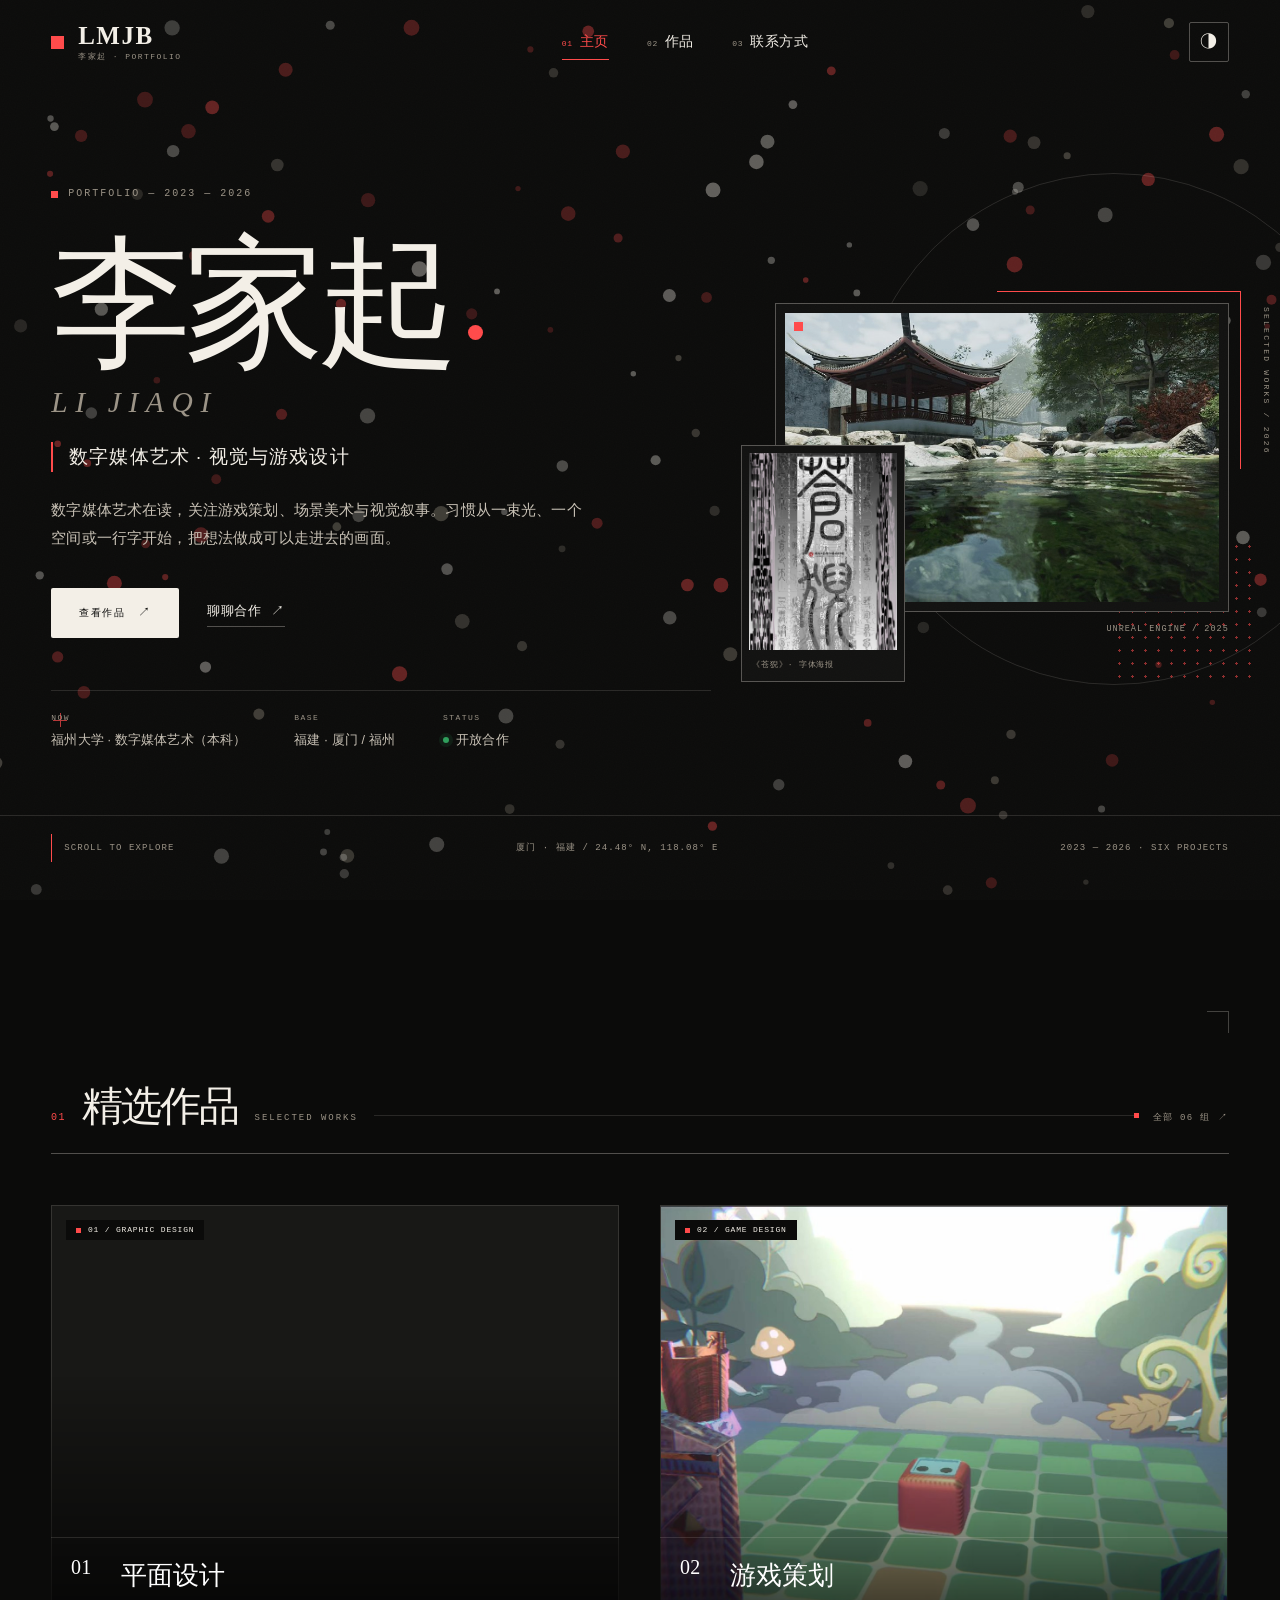
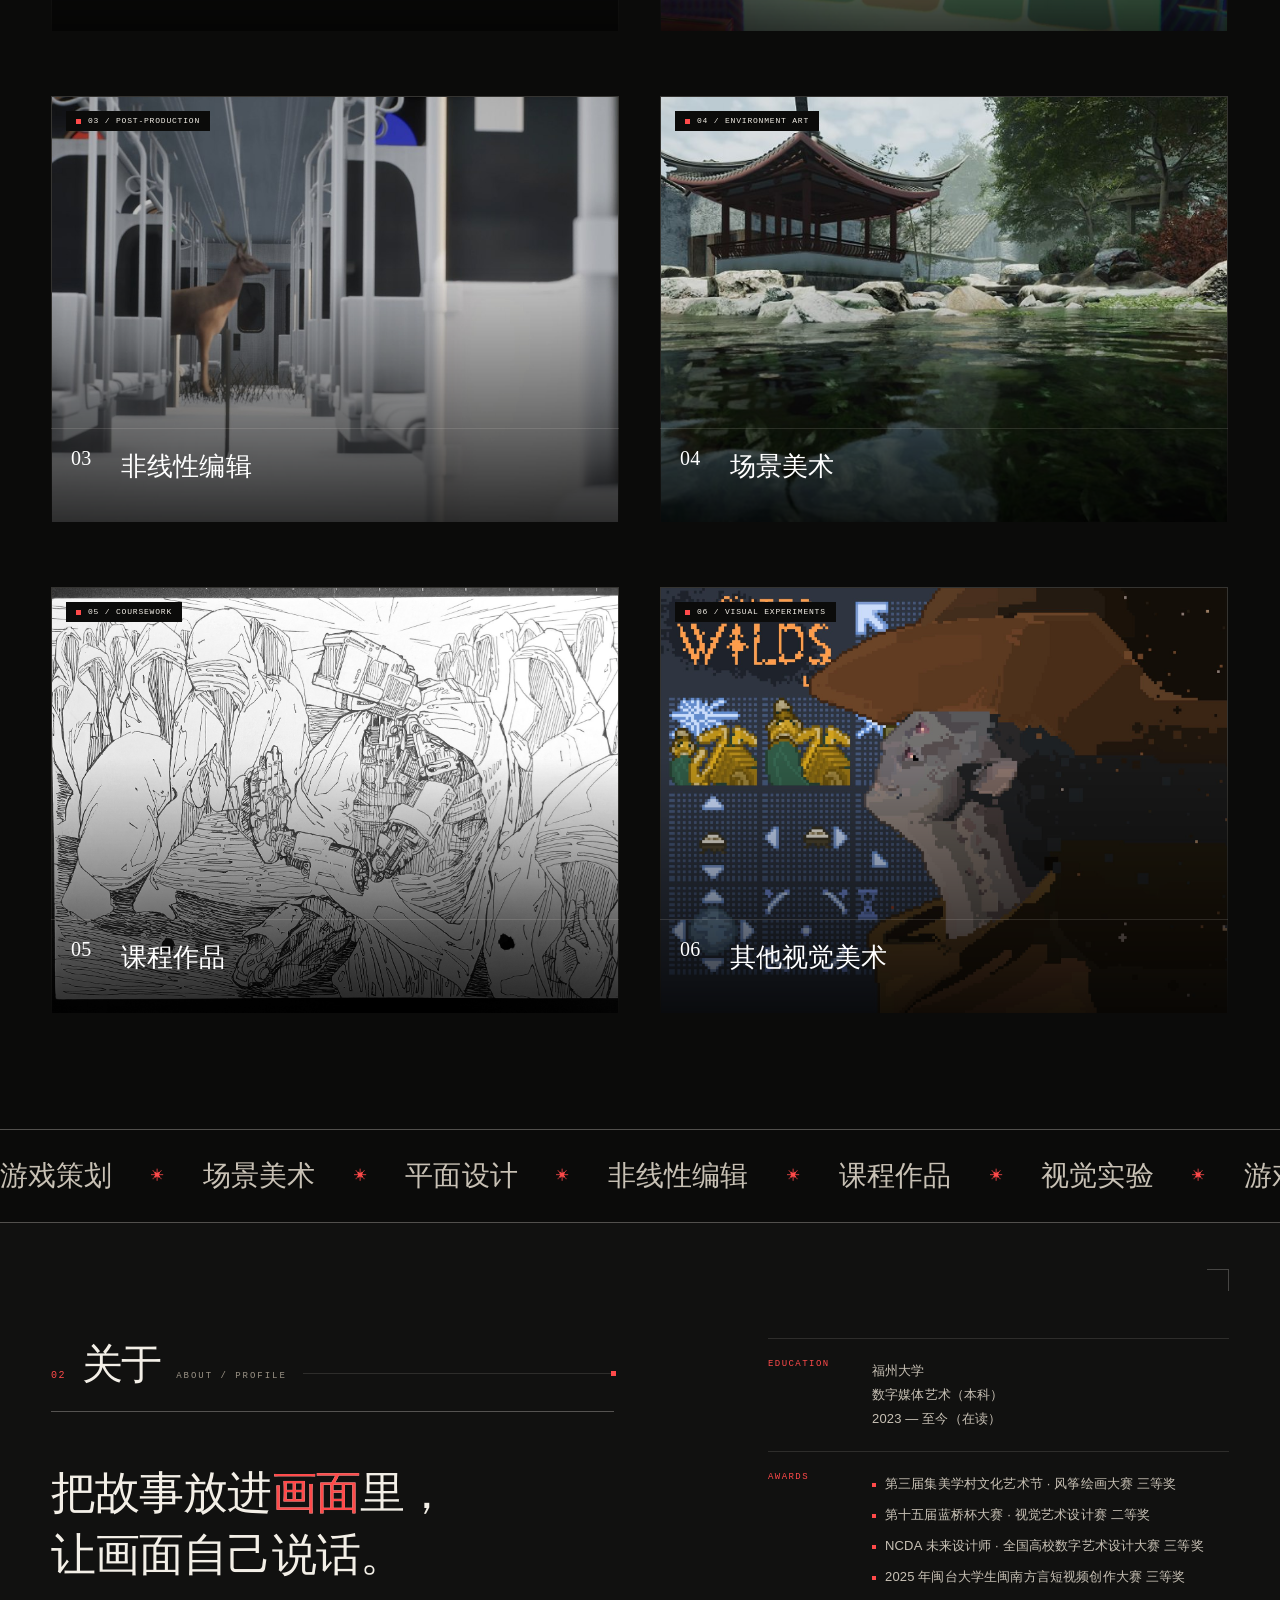
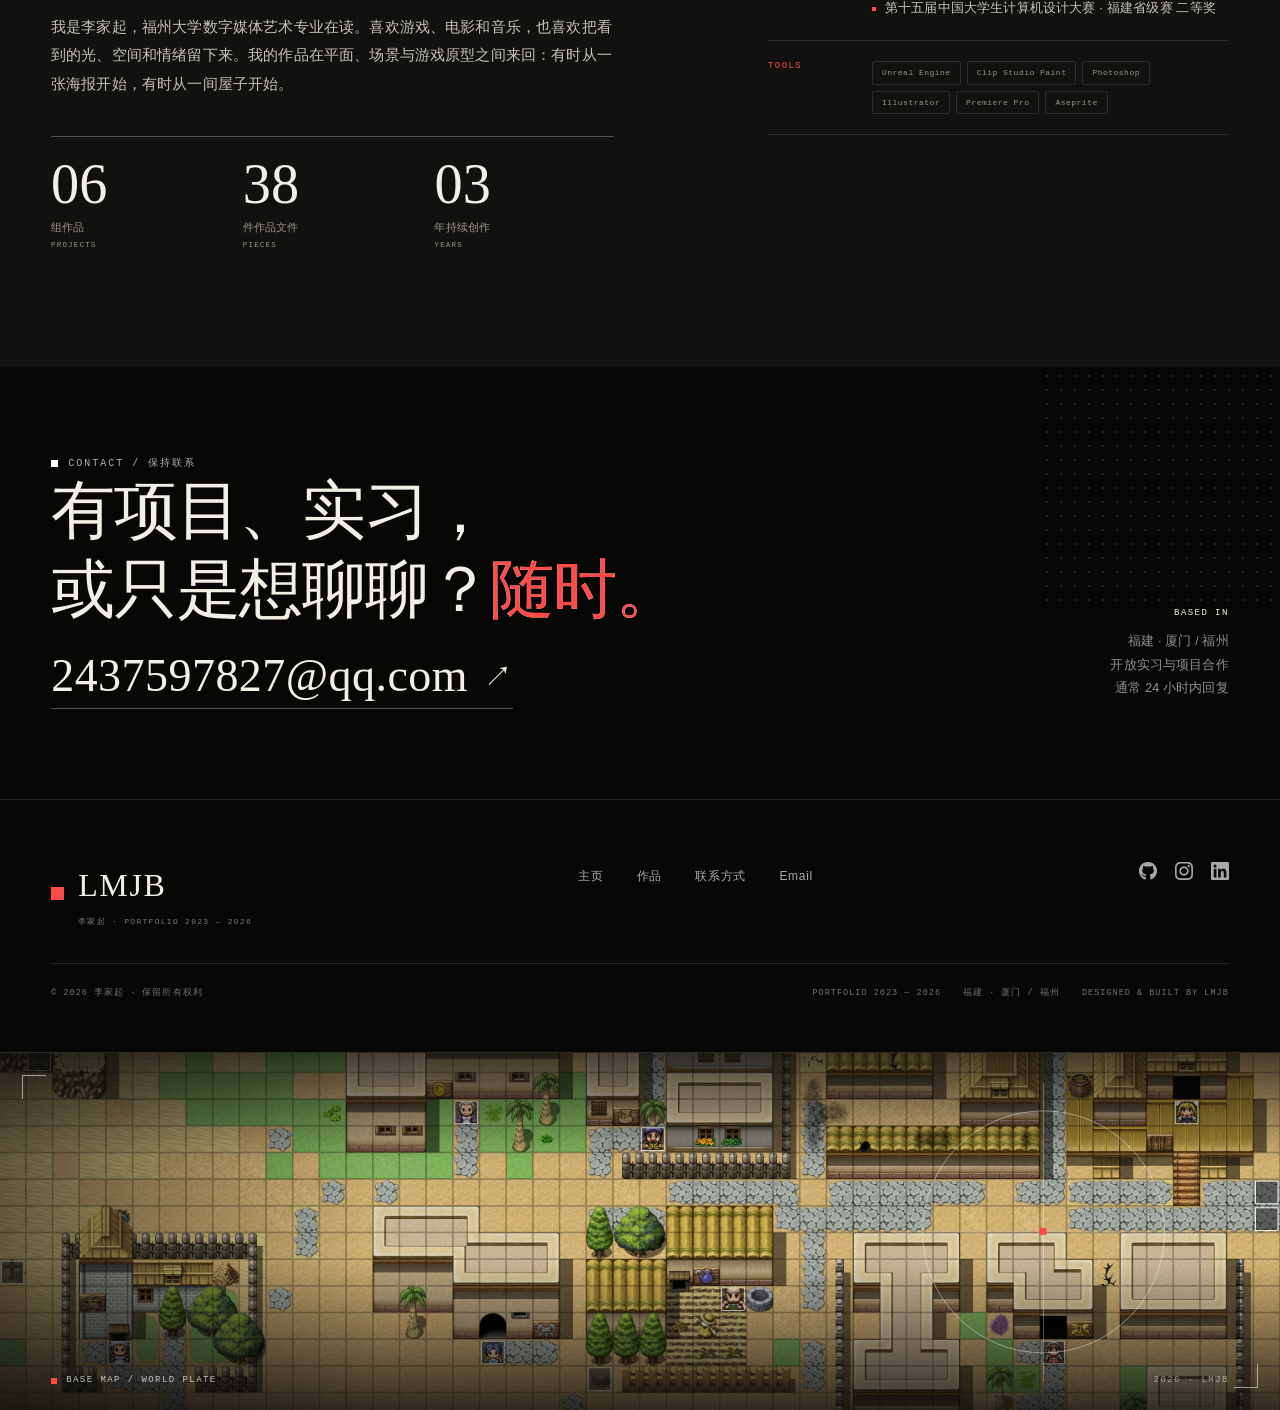
<file: index.html>
<!DOCTYPE html>
<html lang="zh-CN">
  <head>
    <meta charset="UTF-8" />
    <meta http-equiv="X-UA-Compatible" content="IE=edge" />
    <meta name="viewport" content="width=device-width, initial-scale=1.0" />
    <title>李家起 · 个人作品集 / Portfolio</title>
    <meta name="description" content="李家起的个人作品集：游戏策划、场景美术、平面设计、非线性编辑与视觉实验。" />
    <meta name="theme-color" content="#0b0b0a" />
    <meta property="og:title" content="李家起 · 个人作品集 / Portfolio" />
    <meta property="og:description" content="李家起的个人作品集：游戏策划、场景美术、平面设计、非线性编辑与视觉实验。" />
    <meta property="og:type" content="website" />
    <link rel="icon" href="./img/favicon.svg" type="image/svg+xml" />
    <link rel="stylesheet" href="./css/main.css" />
    <script>(function(){try{var q=new URLSearchParams(location.search).get('theme');var s=localStorage.getItem('lmjb-theme');var d=q?q==='dark':(s?s==='dark':true);if(d)document.documentElement.classList.add('dark');}catch(e){}})();</script>
    <style>
      #particle-bg {
        position: fixed;
        inset: 0;
        width: 100%;
        height: 100%;
        display: block;
        pointer-events: none;
        z-index: -1;
      }

      /* =========================================================
         作品卡片 · 小标题浮层 + 明显悬停（与 projects.html 一致）
         ========================================================= */

      #main .work-card {
        position: relative !important;
        display: block !important;
        overflow: hidden !important;
        transition:
          transform 0.5s cubic-bezier(0.4, 0, 0.6, 1),
          box-shadow 0.5s cubic-bezier(0.4, 0, 0.6, 1) !important;
        will-change: transform;
        transform: translateZ(0);
      }

      #main .work-card:hover {
        transform: translateY(-10px) !important;
        box-shadow:
          0 18px 36px -18px rgba(0, 0, 0, 0.22),
          0 36px 72px -36px rgba(0, 0, 0, 0.28) !important;
        transition:
          transform 1.2s cubic-bezier(0.16, 1, 0.3, 1),
          box-shadow 1.2s cubic-bezier(0.16, 1, 0.3, 1) !important;
      }

      html.dark #main .work-card:hover {
        box-shadow:
          0 18px 36px -18px rgba(0, 0, 0, 0.6),
          0 36px 72px -36px rgba(0, 0, 0, 0.7) !important;
      }

      #main .work-card__media {
        display: block !important;
        position: relative !important;
        overflow: hidden !important;
        width: 100%;
      }

      #main .work-card__media img {
        display: block !important;
        width: 100% !important;
        height: auto !important;
        transition:
          transform 0.5s cubic-bezier(0.4, 0, 0.6, 1),
          filter 0.5s ease !important;
        will-change: transform;
        backface-visibility: hidden;
        transform: scale(1) !important;
      }

      #main .work-card:hover .work-card__media img {
        transform: scale(1.15) !important;
        filter: brightness(0.88) saturate(1.08) !important;
        transition:
          transform 1.4s cubic-bezier(0.16, 1, 0.3, 1),
          filter 1s ease !important;
      }

      #main .work-card::after {
        content: "";
        position: absolute;
        left: 0;
        right: 0;
        bottom: 0;
        height: 60%;
        background: linear-gradient(
          to top,
          rgba(0, 0, 0, 0.78) 0%,
          rgba(0, 0, 0, 0.42) 45%,
          transparent 100%
        );
        pointer-events: none;
        z-index: 1;
        transition: opacity 1s ease;
        opacity: 1;
      }

      #main .work-card:hover::after {
        opacity: 0.85;
      }

      #main .work-card__body {
        position: absolute !important;
        left: 0 !important;
        right: 0 !important;
        bottom: 0 !important;
        z-index: 2 !important;
        padding: 24px 22px 22px !important;
        display: flex !important;
        align-items: flex-end !important;
        justify-content: space-between !important;
        gap: 16px !important;
        color: #fff !important;
        background: transparent !important;
      }

      #main .work-card__body * {
        color: #fff !important;
      }

      #main .work-card__en,
      #main .work-card__count {
        opacity: 0 !important;
        transform: translateY(14px) !important;
        transition:
          transform 0.9s cubic-bezier(0.16, 1, 0.3, 1),
          opacity 0.7s ease !important;
      }

      #main .work-card__no,
      #main .work-card__title {
        transition: transform 0.9s cubic-bezier(0.16, 1, 0.3, 1) !important;
      }

      @media (hover: hover) {
        #main .work-card:hover .work-card__title {
          transform: translateY(-3px) !important;
        }

        #main .work-card:hover .work-card__no {
          transform: translateY(-3px) !important;
        }

        #main .work-card:hover .work-card__en {
          opacity: 1 !important;
          transform: translateY(0) !important;
          transition-delay: 0.12s !important;
        }

        #main .work-card:hover .work-card__count {
          opacity: 1 !important;
          transform: translateY(0) !important;
          transition-delay: 0.22s !important;
        }
      }

      @media (hover: none) {
        #main .work-card__en,
        #main .work-card__count {
          opacity: 1 !important;
          transform: none !important;
        }
      }

      @media (prefers-reduced-motion: reduce) {
        #main .work-card,
        #main .work-card__media img,
        #main .work-card__no,
        #main .work-card__title,
        #main .work-card__en,
        #main .work-card__count {
          transition: none !important;
        }
        #main .work-card:hover,
        #main .work-card:hover .work-card__media img,
        #main .work-card:hover .work-card__title,
        #main .work-card:hover .work-card__no,
        #main .work-card:hover .work-card__en,
        #main .work-card:hover .work-card__count {
          transform: none !important;
          filter: none !important;
        }
      }
    </style>
      <link rel="stylesheet" href="./css/v3.css" />
  </head>
  <body class="page page--home">
    <canvas id="particle-bg" aria-hidden="true"></canvas>
    <a class="skip-link" href="#main">跳到主要内容</a>
    <div class="progress" aria-hidden="true"><span></span></div>

    <header class="site-head">
      <div class="site-head__inner">
        <a class="brand" href="./index.html" aria-label="李家起作品集首页">
          <span class="brand__mark" aria-hidden="true"></span>
          <span class="brand__text">
            <strong>LMJB</strong>
            <small>李家起 · PORTFOLIO</small>
          </span>
        </a>

        <nav class="nav" aria-label="主导航">
          <a class="nav__link is-active" href="./index.html" aria-current="page"><span>01</span>主页</a>
          <a class="nav__link" href="./projects.html"><span>02</span>作品</a>
          <a class="nav__link" href="./contacts.html"><span>03</span>联系方式</a>
        </nav>

        <div class="site-head__tools">
          <button class="theme-btn" type="button" aria-label="切换深浅色" aria-pressed="false">
            <span class="theme-btn__icon" aria-hidden="true">◐</span>
          </button>
          <button class="menu-btn" type="button" aria-label="打开菜单" aria-expanded="false" aria-controls="mobile-menu">
            <span></span><span></span>
          </button>
        </div>
      </div>
    </header>

    <div class="mobile-menu" id="mobile-menu">
      <nav class="mobile-menu__nav" aria-label="移动端导航">
        <a class="mobile-menu__link is-active" href="./index.html" aria-current="page"><span>01</span>主页</a>
        <a class="mobile-menu__link" href="./projects.html"><span>02</span>作品</a>
        <a class="mobile-menu__link" href="./contacts.html"><span>03</span>联系方式</a>
      </nav>
      <div class="mobile-menu__foot">
        <a href="mailto:2437597827@qq.com">2437597827@qq.com</a>
        <span>福建 · 厦门 / 福州</span>
        <span>© 2026 李家起 · LMJB</span>
      </div>
    </div>

    <main id="main">
      <section class="hero" aria-labelledby="hero-title">
        <div class="container hero__grid">
          <div class="hero__copy">
            <p class="eyebrow">PORTFOLIO — 2023 — 2026</p>
            <h1 class="hero__title" id="hero-title">
              <span class="hero__name">李家起</span>
              <span class="hero__en">LI JIAQI</span>
            </h1>
            <p class="hero__role">数字媒体艺术 · 视觉与游戏设计</p>
            <p class="hero__lede">数字媒体艺术在读，关注游戏策划、场景美术与视觉叙事。习惯从一束光、一个空间或一行字开始，把想法做成可以走进去的画面。</p>

            <div class="hero__actions">
              <a class="btn btn--solid" href="./projects.html">查看作品</a>
              <a class="link-arrow" href="./contacts.html">聊聊合作</a>
            </div>

            <dl class="hero__meta">
              <div>
                <dt>NOW</dt>
                <dd>福州大学 · 数字媒体艺术（本科）</dd>
              </div>
              <div>
                <dt>BASE</dt>
                <dd>福建 · 厦门 / 福州</dd>
              </div>
              <div>
                <dt>STATUS</dt>
                <dd><span class="dot" style="display:inline-block;width:6px;height:6px;margin-right:7px;border-radius:50%;background:#2e9e5b;box-shadow:0 0 0 4px rgba(46,158,91,.12);vertical-align:1px"></span>开放合作</dd>
              </div>
            </dl>
          </div>

          <div class="hero__visual">
            <figure class="hero__figure">
              <div class="hero__frame">
                <img
                  src="./img/work/p4/garden-pavilion.jpg"
                  alt="苏南园林场景，池水倒映亭子与假山"
                  width="1037"
                  height="519"
                  fetchpriority="high"
                />
              </div>
              <figcaption class="hero__caption">
                <span>苏南园林 · 场景重建</span>
                <span>UNREAL ENGINE / 2025</span>
              </figcaption>
            </figure>

            <a class="hero__mini" href="./project-1.html" aria-label="查看《苍猊》海报项目">
              <img src="./img/work/p1/poster-portrait.jpg" alt="《苍猊》竖版海报" width="1273" height="1800" />
              <span>《苍猊》· 字体海报</span>
            </a>

            <span class="hero__dots" aria-hidden="true"></span>
            <span class="hero__vertical">SELECTED WORKS / 2026</span>
          </div>
        </div>

        <div class="container hero__foot">
          <span class="hero__scroll"><i aria-hidden="true"></i> SCROLL TO EXPLORE</span>
          <span>厦门 · 福建 / 24.48° N, 118.08° E</span>
          <span>2023 — 2026 · SIX PROJECTS</span>
        </div>
      </section>

      <section class="section" id="works" aria-labelledby="works-title">
        <div class="container">
          <div class="section-head" data-reveal>
            <span class="section-head__index">01</span>
            <h2 class="section-head__title" id="works-title">精选作品</h2>
            <span class="section-head__en">SELECTED WORKS</span>
            <span class="section-head__rule" aria-hidden="true"></span>
            <a class="section-head__link" href="./projects.html">全部 06 组</a>
          </div>

          <div class="work-grid">
            <a class="work-card" href="./project-1.html" data-reveal style="transition-delay:0ms">
            <span class="work-card__media">
              <img
                src="./img/work/p1/poster-landscape.jpg"
                alt="《苍猊》横版字体海报，篆隶风格汉字铺满深灰底"
                width="1800"
                height="1273"
                loading="lazy"
                decoding="async"
              />
              <span class="work-card__tag">01 / GRAPHIC DESIGN</span>
            </span>
            <div class="work-card__body">
              <span class="work-card__no" aria-hidden="true">01</span>
              <span>
                <h3 class="work-card__title">平面设计</h3>
                <span class="work-card__en">GRAPHIC DESIGN</span>
              </span>
              <span class="work-card__count">07 PIECES</span>
            </div>
          </a>
          <a class="work-card" href="./project-2.html" data-reveal style="transition-delay:80ms">
            <span class="work-card__media">
              <img
                src="./img/work/p2/fps-yard.jpg"
                alt="第一人称游戏中的庭院场景，阳光穿过树影"
                width="1800"
                height="979"
                loading="lazy"
                decoding="async"
              />
              <span class="work-card__tag">02 / GAME DESIGN</span>
            </span>
            <div class="work-card__body">
              <span class="work-card__no" aria-hidden="true">02</span>
              <span>
                <h3 class="work-card__title">游戏策划</h3>
                <span class="work-card__en">GAME DESIGN</span>
              </span>
              <span class="work-card__count">08 PIECES</span>
            </div>
          </a>
          <a class="work-card" href="./project-3.html" data-reveal style="transition-delay:0ms">
            <span class="work-card__media">
              <img
                src="./img/work/p3/ue-corridor-deer.jpg"
                alt="白色车厢场景中出现一只鹿，超现实画面"
                width="1269"
                height="713"
                loading="lazy"
                decoding="async"
              />
              <span class="work-card__tag">03 / POST-PRODUCTION</span>
            </span>
            <div class="work-card__body">
              <span class="work-card__no" aria-hidden="true">03</span>
              <span>
                <h3 class="work-card__title">非线性编辑</h3>
                <span class="work-card__en">POST-PRODUCTION</span>
              </span>
              <span class="work-card__count">03 PIECES</span>
            </div>
          </a>
          <a class="work-card" href="./project-4.html" data-reveal style="transition-delay:80ms">
            <span class="work-card__media">
              <img
                src="./img/work/p4/garden-pavilion.jpg"
                alt="苏南园林场景，水池、亭子与假山"
                width="1037"
                height="519"
                loading="lazy"
                decoding="async"
              />
              <span class="work-card__tag">04 / ENVIRONMENT ART</span>
            </span>
            <div class="work-card__body">
              <span class="work-card__no" aria-hidden="true">04</span>
              <span>
                <h3 class="work-card__title">场景美术</h3>
                <span class="work-card__en">ENVIRONMENT ART</span>
              </span>
              <span class="work-card__count">07 PIECES</span>
            </div>
          </a>
          <a class="work-card" href="./project-5.html" data-reveal style="transition-delay:0ms">
            <span class="work-card__media">
              <img
                src="./img/work/p5/illustration-crowd.jpg"
                alt="黑白插画，人群围观中央的机械装置"
                width="1800"
                height="1298"
                loading="lazy"
                decoding="async"
              />
              <span class="work-card__tag">05 / COURSEWORK</span>
            </span>
            <div class="work-card__body">
              <span class="work-card__no" aria-hidden="true">05</span>
              <span>
                <h3 class="work-card__title">课程作品</h3>
                <span class="work-card__en">COURSEWORK</span>
              </span>
              <span class="work-card__count">05 PIECES</span>
            </div>
          </a>
          <a class="work-card" href="./project-6.html" data-reveal style="transition-delay:80ms">
            <span class="work-card__media">
              <img
                src="./img/work/p6/pixel-poster.jpg"
                alt="像素风游戏海报，OUTER WILDS 字样与角色"
                width="1800"
                height="1348"
                loading="lazy"
                decoding="async"
              />
              <span class="work-card__tag">06 / VISUAL EXPERIMENTS</span>
            </span>
            <div class="work-card__body">
              <span class="work-card__no" aria-hidden="true">06</span>
              <span>
                <h3 class="work-card__title">其他视觉美术</h3>
                <span class="work-card__en">VISUAL EXPERIMENTS</span>
              </span>
              <span class="work-card__count">08 PIECES</span>
            </div>
          </a>
          </div>
        </div>
      </section>

      <div class="marquee" aria-hidden="true">
        <div class="marquee__track">
          <div class="marquee__group"><span>游戏策划</span><i>✳</i><span>场景美术</span><i>✳</i><span>平面设计</span><i>✳</i><span>非线性编辑</span><i>✳</i><span>课程作品</span><i>✳</i><span>视觉实验</span><i>✳</i></div>
          <div class="marquee__group"><span>游戏策划</span><i>✳</i><span>场景美术</span><i>✳</i><span>平面设计</span><i>✳</i><span>非线性编辑</span><i>✳</i><span>课程作品</span><i>✳</i><span>视觉实验</span><i>✳</i></div>
        </div>
      </div>

      <section class="section section--paper" id="about" aria-labelledby="about-title">
        <div class="container about">
          <div class="about__intro" data-reveal>
            <div class="section-head">
              <span class="section-head__index">02</span>
              <h2 class="section-head__title" id="about-title">关于</h2>
              <span class="section-head__en">ABOUT / PROFILE</span>
              <span class="section-head__rule" aria-hidden="true"></span>
            </div>

            <p class="about__quote">把故事放进<em>画面</em>里，<br />让画面自己说话。</p>
            <p class="about__text">我是李家起，福州大学数字媒体艺术专业在读。喜欢游戏、电影和音乐，也喜欢把看到的光、空间和情绪留下来。我的作品在平面、场景与游戏原型之间来回：有时从一张海报开始，有时从一间屋子开始。</p>

            <div class="about__stats">
              <div>
              <p class="stat__value">06</p>
              <p class="stat__label">组作品</p>
              <p class="stat__en">PROJECTS</p>
            </div>
            <div>
              <p class="stat__value">38</p>
              <p class="stat__label">件作品文件</p>
              <p class="stat__en">PIECES</p>
            </div>
            <div>
              <p class="stat__value">03</p>
              <p class="stat__label">年持续创作</p>
              <p class="stat__en">YEARS</p>
            </div>
            </div>
          </div>

          <div class="about__details">
            <div class="about__block" data-reveal>
              <h3>Education</h3>
              <div>
                <p>福州大学<br />数字媒体艺术（本科）<br />2023 — 至今（在读）</p>
              </div>
            </div>

            <div class="about__block" data-reveal>
              <h3>Awards</h3>
              <ul>
                <li>第三届集美学村文化艺术节 · 风筝绘画大赛 三等奖</li>
              <li>第十五届蓝桥杯大赛 · 视觉艺术设计赛 二等奖</li>
              <li>NCDA 未来设计师 · 全国高校数字艺术设计大赛 三等奖</li>
              <li>2025 年闽台大学生闽南方言短视频创作大赛 三等奖</li>
              <li>第十五届中国大学生计算机设计大赛 · 福建省级赛 二等奖</li>
              </ul>
            </div>

            <div class="about__block" data-reveal>
              <h3>Tools</h3>
              <div class="about__tools"><span>Unreal Engine</span><span>Clip Studio Paint</span><span>Photoshop</span><span>Illustrator</span><span>Premiere Pro</span><span>Aseprite</span></div>
            </div>
          </div>
        </div>
      </section>


    <section class="cta" id="contact" aria-labelledby="cta-title">
      <div class="container">
        <div class="cta__inner">
          <div>
            <p class="eyebrow eyebrow--light">CONTACT / 保持联系</p>
            <h2 class="cta__title" id="cta-title">有项目、实习，<br />或只是想聊聊？<em>随时。</em></h2>
            <a class="cta__mail" href="mailto:2437597827@qq.com">2437597827@qq.com</a>
          </div>
          <div class="cta__aside">
            <strong>BASED IN</strong>
            福建 · 厦门 / 福州<br />
            开放实习与项目合作<br />
            通常 24 小时内回复
          </div>
        </div>
      </div>
    </section>
    </main>


    <footer class="footer" id="site-footer">
      <div class="container">
        <div class="footer__top">
          <a class="footer__brand" href="./index.html" aria-label="返回首页">
            <span class="brand__mark" aria-hidden="true"></span>
            <span>
              <strong>LMJB</strong>
              <small>李家起 · PORTFOLIO 2023 — 2026</small>
            </span>
          </a>
          <nav class="footer__nav" aria-label="页脚导航">
            <a href="./index.html">主页</a>
            <a href="./projects.html">作品</a>
            <a href="./contacts.html">联系方式</a>
            <a href="mailto:2437597827@qq.com">Email</a>
          </nav>
          <ul class="social">
            <li><a href="#!" aria-label="GitHub" target="_blank" rel="noreferrer"><img src="./img/icons/gitHub.svg" alt="" width="18" height="18" loading="lazy" /></a></li>
            <li><a href="#!" aria-label="Instagram" target="_blank" rel="noreferrer"><img src="./img/icons/instagram.svg" alt="" width="18" height="18" loading="lazy" /></a></li>
            <li><a href="#!" aria-label="LinkedIn" target="_blank" rel="noreferrer"><img src="./img/icons/linkedIn.svg" alt="" width="18" height="18" loading="lazy" /></a></li>
          </ul>
        </div>
        <div class="footer__bottom">
          <span>© 2026 李家起 · 保留所有权利</span>
          <div class="footer__meta">
            <span>PORTFOLIO 2023 — 2026</span>
            <span>福建 · 厦门 / 福州</span>
            <span>DESIGNED &amp; BUILT BY LMJB</span>
          </div>
        </div>
      </div>
    
      <!-- 底部底图：替换 img/bottom-map.png 即可（建议 2:1 横图） -->
      <div class="baseplate">
        <img id="bottom-map" src="./img/bottom-map.png" alt="像素风格游戏世界地图" width="1535" height="703" loading="lazy" decoding="async" />
        <div class="baseplate__reticle" aria-hidden="true">
          <span class="baseplate__ring"></span>
          <span class="baseplate__center"></span>
        </div>
        <span class="baseplate__corner baseplate__corner--tl" aria-hidden="true"></span>
        <span class="baseplate__corner baseplate__corner--br" aria-hidden="true"></span>
        <div class="baseplate__meta">
          <span class="baseplate__label"><i aria-hidden="true"></i>BASE MAP / WORLD PLATE</span>
          <span class="baseplate__note">2026 · LMJB</span>
        </div>
      </div>
    </footer>

    <div class="lightbox" id="lightbox" hidden role="dialog" aria-modal="true" aria-label="作品大图">
      <div class="lightbox__bar">
        <span class="lightbox__brand">LMJB / ARCHIVE</span>
        <button class="lightbox__close" type="button" aria-label="关闭大图">关闭 <span aria-hidden="true">✕</span></button>
      </div>
      <div class="lightbox__stage">
        <button class="lightbox__nav lightbox__nav--prev" type="button" aria-label="上一张">←</button>
        <figure class="lightbox__figure">
          <img class="lightbox__img" src="[data-uri]" alt="" />
        </figure>
        <button class="lightbox__nav lightbox__nav--next" type="button" aria-label="下一张">→</button>
      </div>
      <div class="lightbox__foot">
        <div class="lightbox__caption">
          <span class="lightbox__caption-text"></span>
          <span class="lightbox__caption-meta"></span>
        </div>
        <div class="lightbox__counter">01 <em>/</em> 01</div>
      </div>
    </div>

    <noscript><style>[data-reveal]{opacity:1 !important;transform:none !important}</style></noscript>
    <script src="./js/main.js"></script>
    <script>window.PARTICLE_BG_OVERRIDE = { count: 150, alpha: 0.38 };</script>
    <script src="./js/particle-bg.js"></script>

    <!-- =========================================================
         作品卡片悬停 · JS 强制版（与 projects.html 完全一致）
         ========================================================= -->
    <script>
    (function () {
      'use strict';
      if (!matchMedia('(hover: hover) and (pointer: fine)').matches) return;

      var EASE_IN  = 'cubic-bezier(0.16, 1, 0.3, 1)';
      var EASE_OUT = 'cubic-bezier(0.4, 0, 0.6, 1)';

      document.querySelectorAll('#main .work-card').forEach(function (card) {
        var img   = card.querySelector('.work-card__media img');
        var title = card.querySelector('.work-card__title');
        var no    = card.querySelector('.work-card__no');
        var en    = card.querySelector('.work-card__en');
        var count = card.querySelector('.work-card__count');

        card.style.setProperty('transition',
          'transform .5s ' + EASE_OUT + ', box-shadow .5s ' + EASE_OUT, 'important');
        if (img) {
          img.style.setProperty('transition',
            'transform .5s ' + EASE_OUT + ', filter .5s ease', 'important');
        }

        function onEnter() {
          card.style.setProperty('transform', 'translateY(-10px)', 'important');
          card.style.setProperty('box-shadow',
            '0 18px 36px -18px rgba(0,0,0,.25), 0 36px 72px -36px rgba(0,0,0,.3)', 'important');
          card.style.setProperty('transition',
            'transform 1.2s ' + EASE_IN + ', box-shadow 1.2s ' + EASE_IN, 'important');

          if (img) {
            img.style.setProperty('transform', 'scale(1.15)', 'important');
            img.style.setProperty('filter', 'brightness(.88) saturate(1.08)', 'important');
            img.style.setProperty('transition',
              'transform 1.4s ' + EASE_IN + ', filter 1s ease', 'important');
          }
          if (title) {
            title.style.setProperty('transform', 'translateY(-3px)', 'important');
            title.style.setProperty('transition', 'transform .9s ' + EASE_IN, 'important');
          }
          if (no) {
            no.style.setProperty('transform', 'translateY(-3px)', 'important');
            no.style.setProperty('transition', 'transform .9s ' + EASE_IN, 'important');
          }
          if (en) {
            en.style.setProperty('opacity', '1', 'important');
            en.style.setProperty('transform', 'translateY(0)', 'important');
            en.style.setProperty('transition',
              'transform .9s ' + EASE_IN + ' .12s, opacity .7s ease .12s', 'important');
          }
          if (count) {
            count.style.setProperty('opacity', '1', 'important');
            count.style.setProperty('transform', 'translateY(0)', 'important');
            count.style.setProperty('transition',
              'transform .9s ' + EASE_IN + ' .22s, opacity .7s ease .22s', 'important');
          }
        }

        function onLeave() {
          card.style.setProperty('transform', 'translateY(0)', 'important');
          card.style.setProperty('box-shadow', 'none', 'important');
          card.style.setProperty('transition',
            'transform .5s ' + EASE_OUT + ', box-shadow .5s ease', 'important');

          if (img) {
            img.style.setProperty('transform', 'scale(1)', 'important');
            img.style.setProperty('filter', 'none', 'important');
            img.style.setProperty('transition',
              'transform .5s ' + EASE_OUT + ', filter .5s ease', 'important');
          }
          if (title) title.style.setProperty('transform', 'translateY(0)', 'important');
          if (no)    no.style.setProperty('transform', 'translateY(0)', 'important');
          if (en) {
            en.style.setProperty('opacity', '0', 'important');
            en.style.setProperty('transform', 'translateY(14px)', 'important');
          }
          if (count) {
            count.style.setProperty('opacity', '0', 'important');
            count.style.setProperty('transform', 'translateY(14px)', 'important');
          }
        }

        card.addEventListener('mouseenter', onEnter);
        card.addEventListener('mouseleave', onLeave);
        card.addEventListener('touchstart', function () {
          if (en)    en.style.setProperty('opacity', '1', 'important');
          if (count) count.style.setProperty('opacity', '1', 'important');
        }, { passive: true });
      });
    })();
    </script>
      <script src="./js/v3.js"></script>
  </body>
</html>
</file>
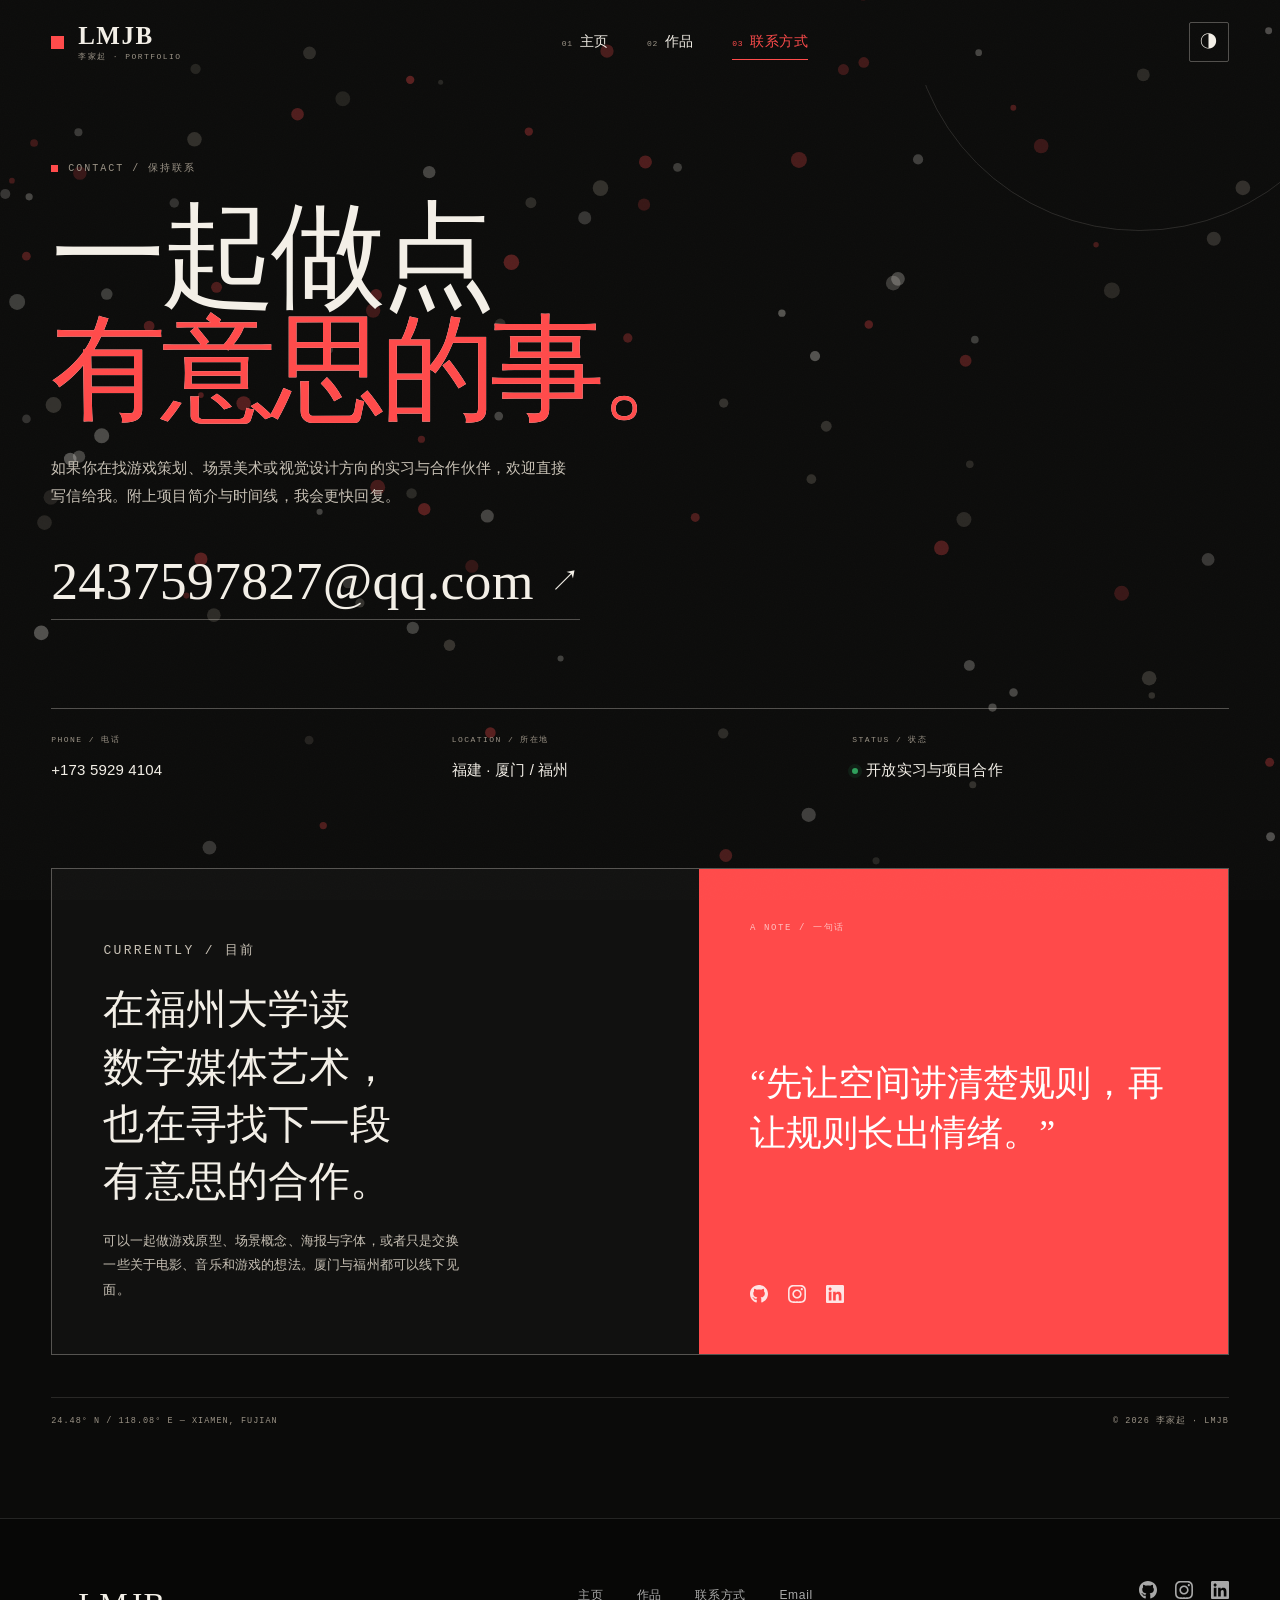
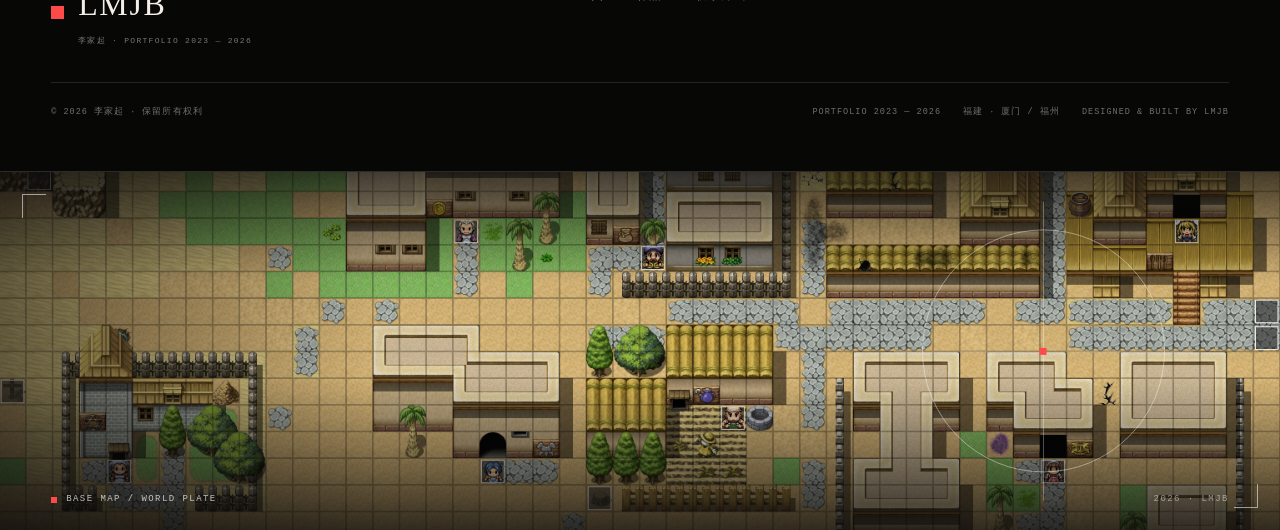
<file: contacts.html>
<!DOCTYPE html>
<html lang="zh-CN">
  <head>
    <meta charset="UTF-8" />
    <meta http-equiv="X-UA-Compatible" content="IE=edge" />
    <meta name="viewport" content="width=device-width, initial-scale=1.0" />
    <title>联系方式 · 李家起 / Contact</title>
    <meta name="description" content="联系李家起：邮箱 2437597827@qq.com，电话 +173 5929 4104，福建厦门。" />
    <meta name="theme-color" content="#0b0b0a" />
    <meta property="og:title" content="联系方式 · 李家起 / Contact" />
    <meta property="og:description" content="联系李家起：邮箱 2437597827@qq.com，电话 +173 5929 4104，福建厦门。" />
    <meta property="og:type" content="website" />
    <link rel="icon" href="./img/favicon.svg" type="image/svg+xml" />
    <link rel="stylesheet" href="./css/main.css" />
    <script>(function(){try{var q=new URLSearchParams(location.search).get('theme');var s=localStorage.getItem('lmjb-theme');var d=q?q==='dark':(s?s==='dark':true);if(d)document.documentElement.classList.add('dark');}catch(e){}})();</script>
    <style>
      #particle-bg {
        position: fixed;
        inset: 0;
        width: 100%;
        height: 100%;
        display: block;
        pointer-events: none;
        z-index: -1;
      }
    </style>
      <link rel="stylesheet" href="./css/v3.css" />
  </head>
  <body class="page page--contacts">
    <canvas id="particle-bg" aria-hidden="true"></canvas>
    <a class="skip-link" href="#main">跳到主要内容</a>
    <div class="progress" aria-hidden="true"><span></span></div>

    <header class="site-head">
      <div class="site-head__inner">
        <a class="brand" href="./index.html" aria-label="李家起作品集首页">
          <span class="brand__mark" aria-hidden="true"></span>
          <span class="brand__text">
            <strong>LMJB</strong>
            <small>李家起 · PORTFOLIO</small>
          </span>
        </a>

        <nav class="nav" aria-label="主导航">
          <a class="nav__link" href="./index.html"><span>01</span>主页</a>
          <a class="nav__link" href="./projects.html"><span>02</span>作品</a>
          <a class="nav__link is-active" href="./contacts.html" aria-current="page"><span>03</span>联系方式</a>
        </nav>

        <div class="site-head__tools">
          <button class="theme-btn" type="button" aria-label="切换深浅色" aria-pressed="false">
            <span class="theme-btn__icon" aria-hidden="true">◐</span>
          </button>
          <button class="menu-btn" type="button" aria-label="打开菜单" aria-expanded="false" aria-controls="mobile-menu">
            <span></span><span></span>
          </button>
        </div>
      </div>
    </header>

    <div class="mobile-menu" id="mobile-menu">
      <nav class="mobile-menu__nav" aria-label="移动端导航">
        <a class="mobile-menu__link" href="./index.html"><span>01</span>主页</a>
        <a class="mobile-menu__link" href="./projects.html"><span>02</span>作品</a>
        <a class="mobile-menu__link is-active" href="./contacts.html" aria-current="page"><span>03</span>联系方式</a>
      </nav>
      <div class="mobile-menu__foot">
        <a href="mailto:2437597827@qq.com">2437597827@qq.com</a>
        <span>福建 · 厦门 / 福州</span>
        <span>© 2026 李家起 · LMJB</span>
      </div>
    </div>

    <main id="main">
      <section class="contact-hero">
        <div class="container">
          <p class="eyebrow">CONTACT / 保持联系</p>
          <h1 class="contact-title">一起做点<br /><em>有意思的事。</em></h1>
          <p class="contact-lede">如果你在找游戏策划、场景美术或视觉设计方向的实习与合作伙伴，欢迎直接写信给我。附上项目简介与时间线，我会更快回复。</p>

          <a class="contact-mail" href="mailto:2437597827@qq.com">2437597827@qq.com</a>

          <dl class="contact-info">
            <div>
              <dt>Phone / 电话</dt>
              <dd><a href="tel:+8617359294104">+173 5929 4104</a></dd>
            </div>
            <div>
              <dt>Location / 所在地</dt>
              <dd>福建 · 厦门 / 福州</dd>
            </div>
            <div>
              <dt>Status / 状态</dt>
              <dd><span class="dot"></span>开放实习与项目合作</dd>
            </div>
          </dl>

          <div class="contact-card">
            <div class="contact-card__left">
              <p class="label-mono">CURRENTLY / 目前</p>
              <h2>在福州大学读<span class="nowrap">数字媒体艺术</span>，<br />也在寻找下一段<br />有意思的合作。</h2>
              <p>可以一起做游戏原型、场景概念、海报与字体，或者只是交换一些关于电影、音乐和游戏的想法。厦门与福州都可以线下见面。</p>
            </div>
            <div class="contact-card__right">
              <p class="label-mono">A NOTE / 一句话</p>
              <blockquote>“先让空间讲清楚规则，再让规则长出情绪。”</blockquote>
              <ul class="social">
            <li><a href="#!" aria-label="GitHub" target="_blank" rel="noreferrer"><img src="./img/icons/gitHub.svg" alt="" width="18" height="18" loading="lazy" /></a></li>
            <li><a href="#!" aria-label="Instagram" target="_blank" rel="noreferrer"><img src="./img/icons/instagram.svg" alt="" width="18" height="18" loading="lazy" /></a></li>
            <li><a href="#!" aria-label="LinkedIn" target="_blank" rel="noreferrer"><img src="./img/icons/linkedIn.svg" alt="" width="18" height="18" loading="lazy" /></a></li>
          </ul>
            </div>
          </div>

          <div class="contact-map">
            <span>24.48° N / 118.08° E — XIAMEN, FUJIAN</span>
            <span>© 2026 李家起 · LMJB</span>
          </div>
        </div>
      </section>
    </main>


    <footer class="footer" id="site-footer">
      <div class="container">
        <div class="footer__top">
          <a class="footer__brand" href="./index.html" aria-label="返回首页">
            <span class="brand__mark" aria-hidden="true"></span>
            <span>
              <strong>LMJB</strong>
              <small>李家起 · PORTFOLIO 2023 — 2026</small>
            </span>
          </a>
          <nav class="footer__nav" aria-label="页脚导航">
            <a href="./index.html">主页</a>
            <a href="./projects.html">作品</a>
            <a href="./contacts.html">联系方式</a>
            <a href="mailto:2437597827@qq.com">Email</a>
          </nav>
          <ul class="social">
            <li><a href="#!" aria-label="GitHub" target="_blank" rel="noreferrer"><img src="./img/icons/gitHub.svg" alt="" width="18" height="18" loading="lazy" /></a></li>
            <li><a href="#!" aria-label="Instagram" target="_blank" rel="noreferrer"><img src="./img/icons/instagram.svg" alt="" width="18" height="18" loading="lazy" /></a></li>
            <li><a href="#!" aria-label="LinkedIn" target="_blank" rel="noreferrer"><img src="./img/icons/linkedIn.svg" alt="" width="18" height="18" loading="lazy" /></a></li>
          </ul>
        </div>
        <div class="footer__bottom">
          <span>© 2026 李家起 · 保留所有权利</span>
          <div class="footer__meta">
            <span>PORTFOLIO 2023 — 2026</span>
            <span>福建 · 厦门 / 福州</span>
            <span>DESIGNED &amp; BUILT BY LMJB</span>
          </div>
        </div>
      </div>
    
      <!-- 底部底图：替换 img/bottom-map.png 即可（建议 2:1 横图） -->
      <div class="baseplate">
        <img id="bottom-map" src="./img/bottom-map.png" alt="像素风格游戏世界地图" width="1535" height="703" loading="lazy" decoding="async" />
        <div class="baseplate__reticle" aria-hidden="true">
          <span class="baseplate__ring"></span>
          <span class="baseplate__center"></span>
        </div>
        <span class="baseplate__corner baseplate__corner--tl" aria-hidden="true"></span>
        <span class="baseplate__corner baseplate__corner--br" aria-hidden="true"></span>
        <div class="baseplate__meta">
          <span class="baseplate__label"><i aria-hidden="true"></i>BASE MAP / WORLD PLATE</span>
          <span class="baseplate__note">2026 · LMJB</span>
        </div>
      </div>
    </footer>

    <div class="lightbox" id="lightbox" hidden role="dialog" aria-modal="true" aria-label="作品大图">
      <div class="lightbox__bar">
        <span class="lightbox__brand">LMJB / ARCHIVE</span>
        <button class="lightbox__close" type="button" aria-label="关闭大图">关闭 <span aria-hidden="true">✕</span></button>
      </div>
      <div class="lightbox__stage">
        <button class="lightbox__nav lightbox__nav--prev" type="button" aria-label="上一张">←</button>
        <figure class="lightbox__figure">
          <img class="lightbox__img" src="[data-uri]" alt="" />
        </figure>
        <button class="lightbox__nav lightbox__nav--next" type="button" aria-label="下一张">→</button>
      </div>
      <div class="lightbox__foot">
        <div class="lightbox__caption">
          <span class="lightbox__caption-text"></span>
          <span class="lightbox__caption-meta"></span>
        </div>
        <div class="lightbox__counter">01 <em>/</em> 01</div>
      </div>
    </div>

    <noscript><style>[data-reveal]{opacity:1 !important;transform:none !important}</style></noscript>
    <script src="./js/main.js"></script>
    <script>window.PARTICLE_BG_OVERRIDE = { count: 110, alpha: 0.32 };</script>
    <script src="./js/particle-bg.js"></script>
      <script src="./js/v3.js"></script>
  </body>
</html>
</file>
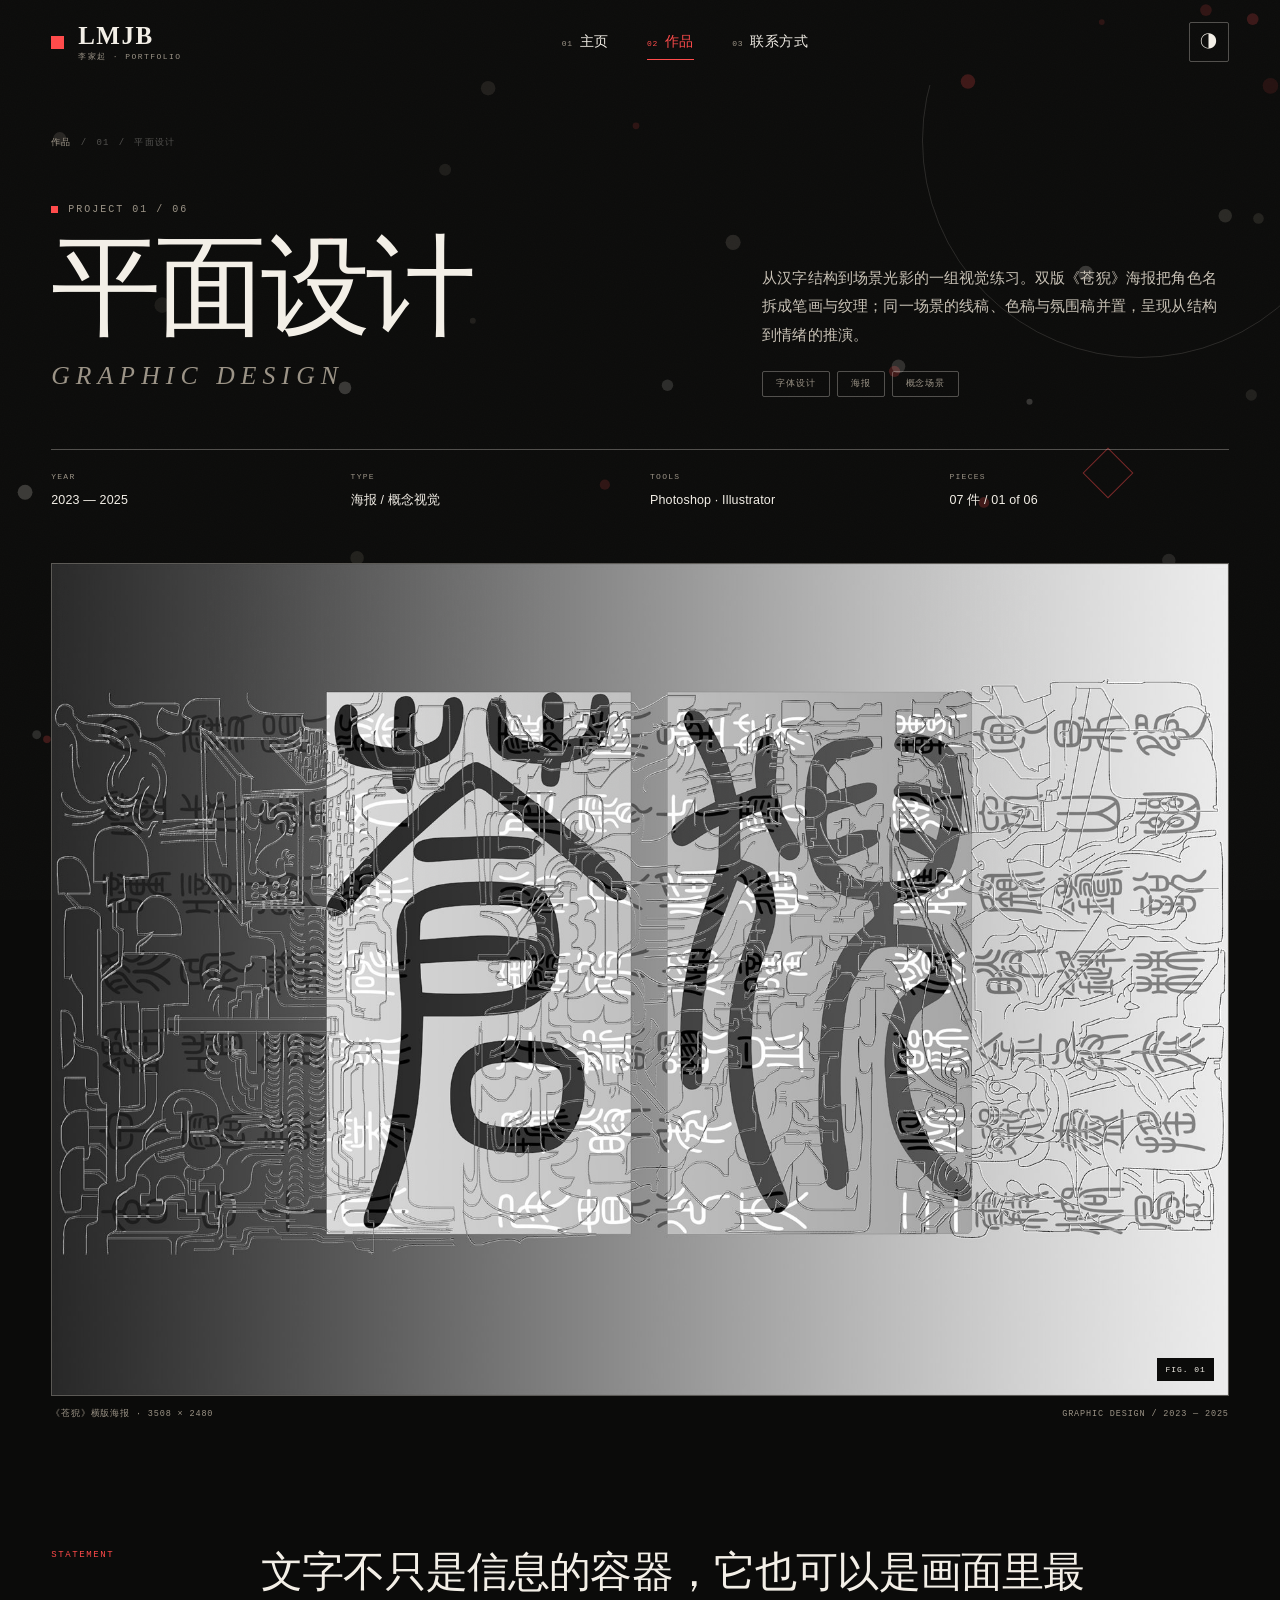
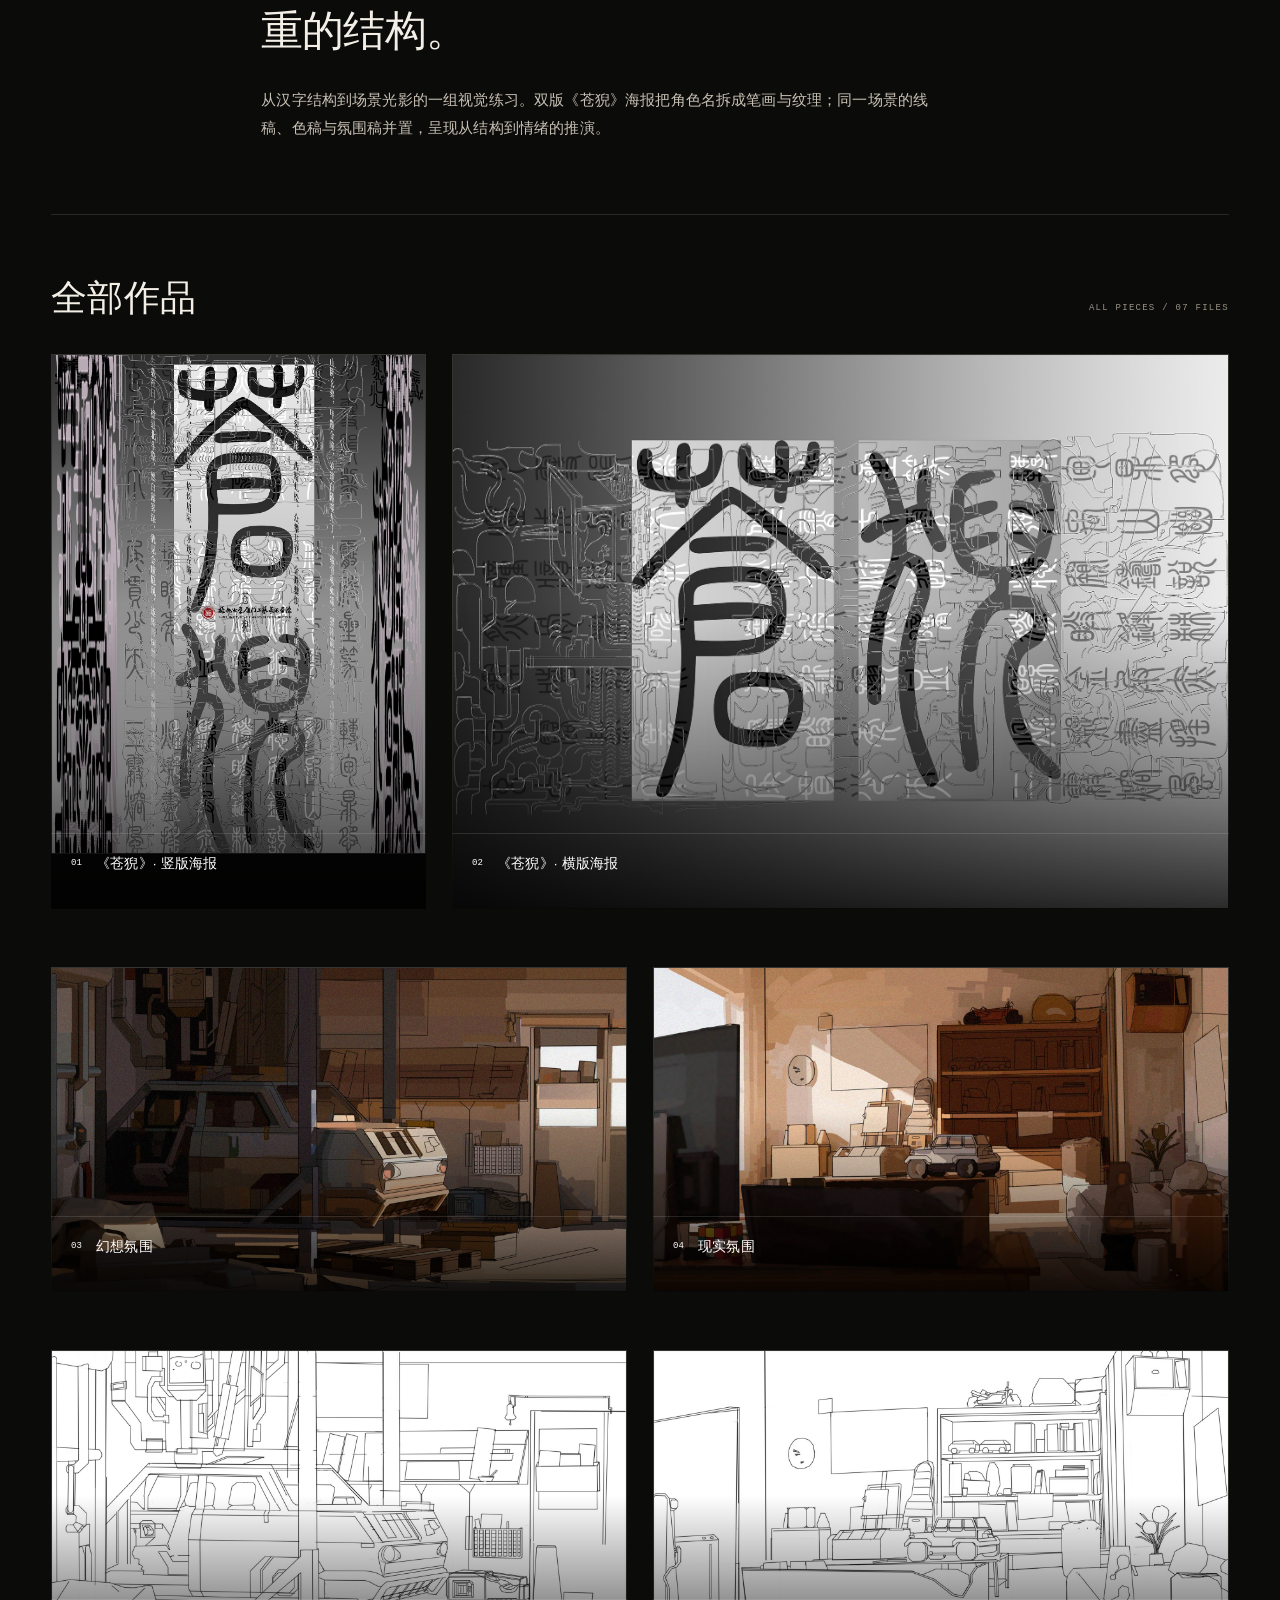
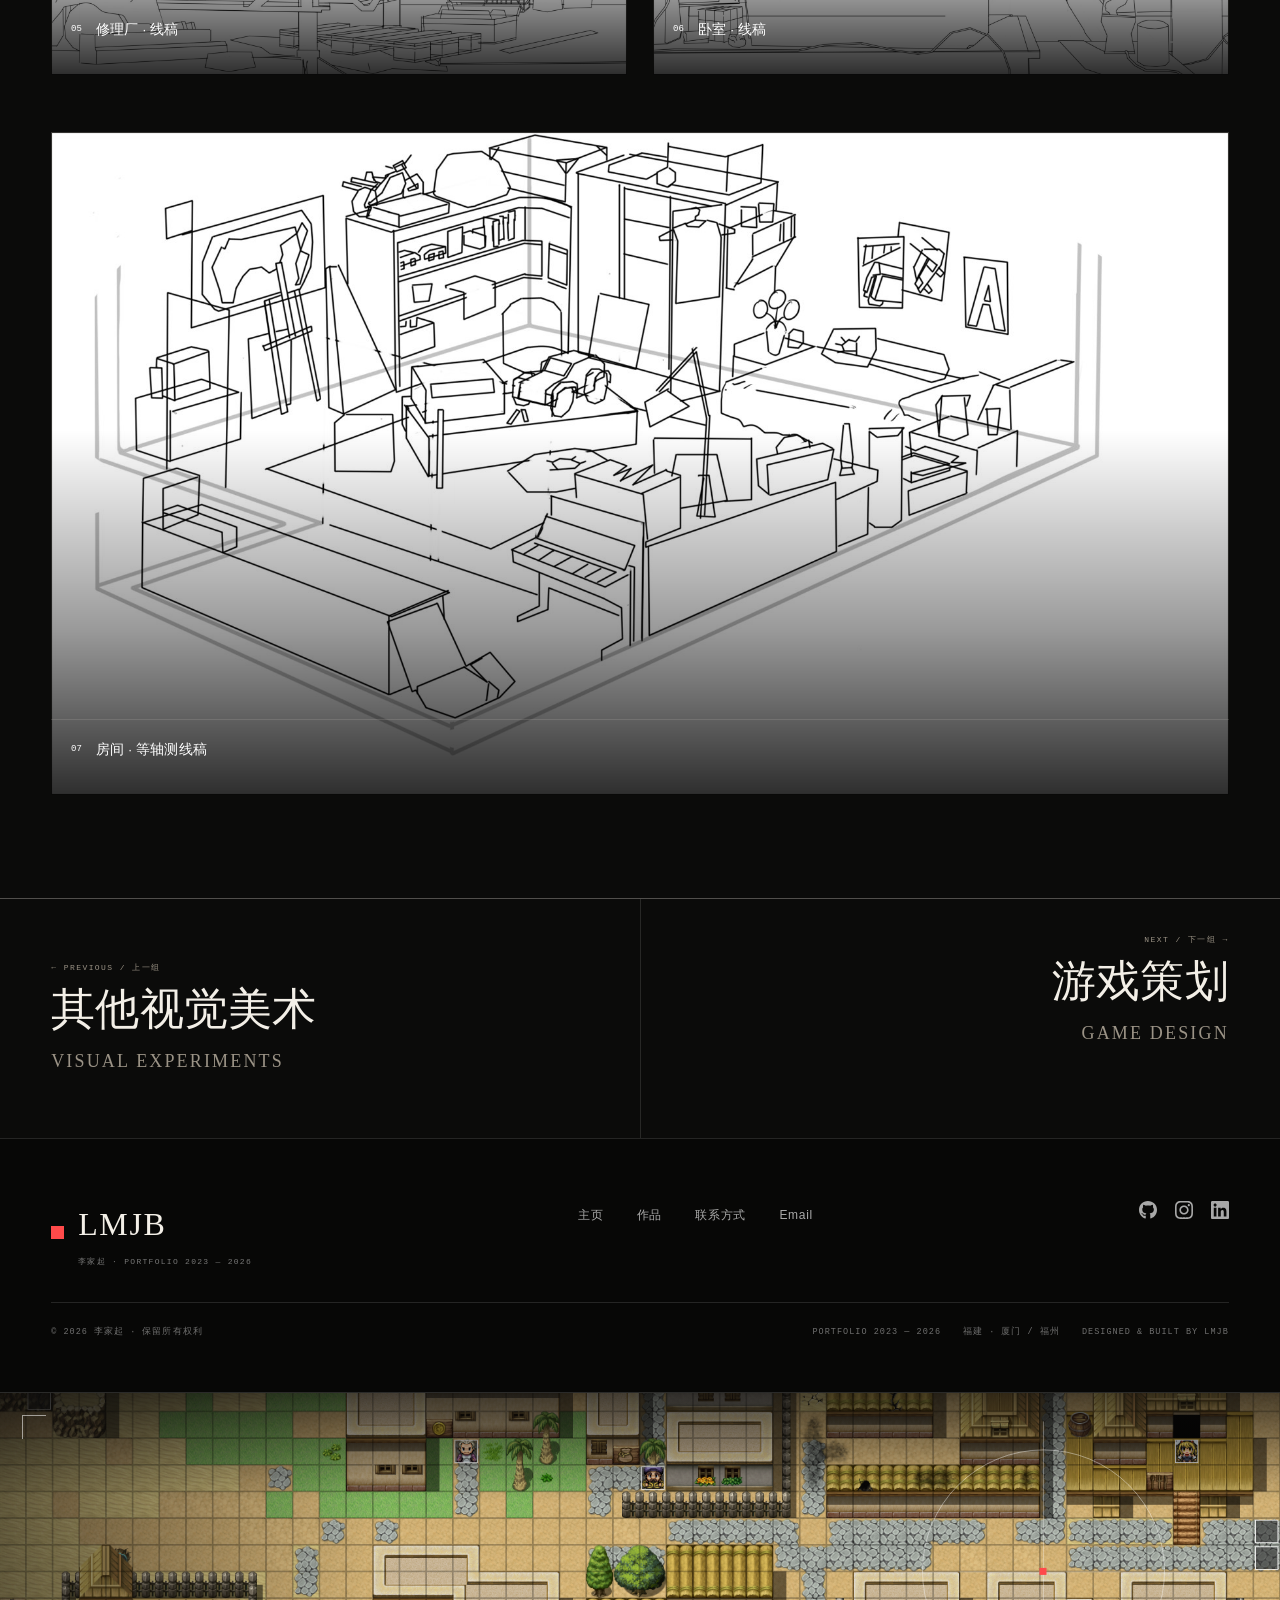
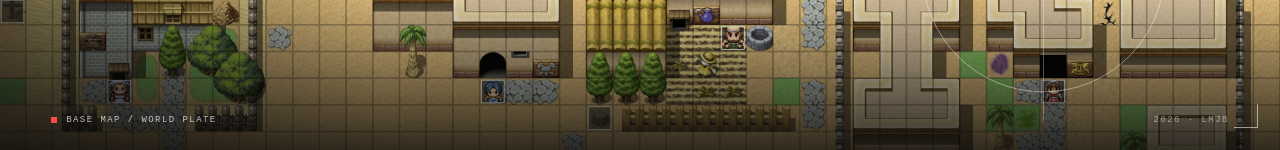
<file: project-1.html>
<!DOCTYPE html>
<html lang="zh-CN">
  <head>
    <meta charset="UTF-8" />
    <meta http-equiv="X-UA-Compatible" content="IE=edge" />
    <meta name="viewport" content="width=device-width, initial-scale=1.0" />
    <title>平面设计 · 作品 01 — 李家起</title>
    <meta name="description" content="平面设计 / GRAPHIC DESIGN：从汉字结构到场景光影的一组视觉练习。" />
    <meta name="theme-color" content="#0b0b0a" />
    <meta property="og:title" content="平面设计 · 作品 01 — 李家起" />
    <meta property="og:description" content="平面设计 / GRAPHIC DESIGN：从汉字结构到场景光影的一组视觉练习。" />
    <meta property="og:type" content="website" />
    <link rel="icon" href="./img/favicon.svg" type="image/svg+xml" />
    <link rel="stylesheet" href="./css/main.css" />
    <script>(function(){try{var q=new URLSearchParams(location.search).get('theme');var s=localStorage.getItem('lmjb-theme');var d=q?q==='dark':(s?s==='dark':true);if(d)document.documentElement.classList.add('dark');}catch(e){}})();</script>
    <style>
      #particle-bg { position: fixed; inset: 0; width: 100%; height: 100%; display: block; pointer-events: none; z-index: -1; }

      /* =========================================================
         详情页作品卡 .piece · 悬停效果
         ========================================================= */
      #main .piece {
        position: relative !important;
        display: block !important;
        overflow: hidden !important;
        border-radius: 6px;
        transition: transform .5s cubic-bezier(.4,0,.6,1), box-shadow .5s ease !important;
        will-change: transform;
        transform: translateZ(0);
      }
      #main .piece:hover {
        transform: translateY(-8px) !important;
        box-shadow: 0 18px 36px -18px rgba(0,0,0,.22), 0 36px 72px -36px rgba(0,0,0,.28) !important;
        transition: transform 1.2s cubic-bezier(.16,1,.3,1), box-shadow 1.2s cubic-bezier(.16,1,.3,1) !important;
      }
      html.dark #main .piece:hover {
        box-shadow: 0 18px 36px -18px rgba(0,0,0,.6), 0 36px 72px -36px rgba(0,0,0,.7) !important;
      }
      #main .piece__media {
        display: block !important;
        position: relative !important;
        overflow: hidden !important;
        width: 100%;
      }
      #main .piece__media img {
        display: block !important;
        width: 100% !important;
        height: auto !important;
        transition: transform .5s cubic-bezier(.4,0,.6,1), filter .5s ease !important;
        will-change: transform;
        backface-visibility: hidden;
        transform: scale(1) !important;
      }
      #main .piece:hover .piece__media img {
        transform: scale(1.15) !important;
        filter: brightness(.88) saturate(1.08) !important;
        transition: transform 1.4s cubic-bezier(.16,1,.3,1), filter 1s ease !important;
      }
      #main .piece::after {
        content: "";
        position: absolute;
        left: 0; right: 0; bottom: 0;
        height: 55%;
        background: linear-gradient(to top, rgba(0,0,0,.82) 0%, rgba(0,0,0,.4) 45%, transparent 100%);
        pointer-events: none;
        z-index: 1;
        transition: opacity 1s ease;
        opacity: 1;
      }
      #main .piece:hover::after { opacity: .9; }
      #main .piece__cap {
        position: absolute !important;
        left: 0 !important; right: 0 !important; bottom: 0 !important;
        z-index: 2 !important;
        padding: 20px 20px 18px !important;
        margin: 0 !important;
        color: #fff !important;
        background: transparent !important;
        display: flex !important;
        align-items: flex-start !important;
        gap: 14px !important;
      }
      #main .piece__cap * { color: #fff !important; }
      #main .piece__cap p {
        opacity: 0 !important;
        transform: translateY(12px) !important;
        transition: transform .9s cubic-bezier(.16,1,.3,1), opacity .7s ease !important;
      }
      #main .piece__cap .piece__num,
      #main .piece__cap h3 {
        transition: transform .9s cubic-bezier(.16,1,.3,1) !important;
      }
      @media (hover: hover) {
        #main .piece:hover .piece__num,
        #main .piece:hover .piece__cap h3 { transform: translateY(-3px) !important; }
        #main .piece:hover .piece__cap p {
          opacity: 1 !important;
          transform: translateY(0) !important;
          transition-delay: .12s !important;
        }
      }
      @media (hover: none) {
        #main .piece__cap p { opacity: 1 !important; transform: none !important; }
      }
      @media (prefers-reduced-motion: reduce) {
        #main .piece, #main .piece__media img, #main .piece__cap p,
        #main .piece__cap .piece__num, #main .piece__cap h3 { transition: none !important; }
        #main .piece:hover, #main .piece:hover .piece__media img,
        #main .piece:hover .piece__cap p, #main .piece:hover .piece__cap h3,
        #main .piece:hover .piece__cap .piece__num { transform: none !important; filter: none !important; }
      }

      /* --- gallery-feature 主视觉同样加强 --- */
      #main .gallery-feature { position: relative; }
      #main .gallery-feature__media img {
        transition: transform .5s cubic-bezier(.4,0,.6,1), filter .5s ease !important;
      }
      #main .gallery-feature:hover .gallery-feature__media img {
        transform: scale(1.06) !important;
        filter: brightness(.94) !important;
        transition: transform 1.4s cubic-bezier(.16,1,.3,1), filter 1s ease !important;
      }
    </style>
      <link rel="stylesheet" href="./css/v3.css" />
  </head>
  <body class="page page--project project-1">
    <canvas id="particle-bg" aria-hidden="true"></canvas>
    <a class="skip-link" href="#main">跳到主要内容</a>
    <div class="progress" aria-hidden="true"><span></span></div>

    <header class="site-head">
      <div class="site-head__inner">
        <a class="brand" href="./index.html" aria-label="李家起作品集首页">
          <span class="brand__mark" aria-hidden="true"></span>
          <span class="brand__text"><strong>LMJB</strong><small>李家起 · PORTFOLIO</small></span>
        </a>
        <nav class="nav" aria-label="主导航">
          <a class="nav__link" href="./index.html"><span>01</span>主页</a>
          <a class="nav__link is-active" href="./projects.html" aria-current="page"><span>02</span>作品</a>
          <a class="nav__link" href="./contacts.html"><span>03</span>联系方式</a>
        </nav>
        <div class="site-head__tools">
          <button class="theme-btn" type="button" aria-label="切换深浅色" aria-pressed="false"><span class="theme-btn__icon" aria-hidden="true">◐</span></button>
          <button class="menu-btn" type="button" aria-label="打开菜单" aria-expanded="false" aria-controls="mobile-menu"><span></span><span></span></button>
        </div>
      </div>
    </header>

    <div class="mobile-menu" id="mobile-menu">
      <nav class="mobile-menu__nav" aria-label="移动端导航">
        <a class="mobile-menu__link" href="./index.html"><span>01</span>主页</a>
        <a class="mobile-menu__link is-active" href="./projects.html" aria-current="page"><span>02</span>作品</a>
        <a class="mobile-menu__link" href="./contacts.html"><span>03</span>联系方式</a>
      </nav>
      <div class="mobile-menu__foot">
        <a href="mailto:2437597827@qq.com">2437597827@qq.com</a>
        <span>福建 · 厦门 / 福州</span>
        <span>© 2026 李家起 · LMJB</span>
      </div>
    </div>

    <main id="main">
      <section class="project-head">
        <div class="container">
          <nav class="breadcrumb" aria-label="面包屑">
            <a href="./projects.html">作品</a><span>/</span><span>01</span><span>/</span><span>平面设计</span>
          </nav>
          <div class="project-head__grid">
            <div>
              <p class="eyebrow">PROJECT 01 / 06</p>
              <h1 class="project-title">平面设计</h1>
              <span class="project-title__en">GRAPHIC DESIGN</span>
            </div>
            <div>
              <p class="project-head__lede">从汉字结构到场景光影的一组视觉练习。双版《苍猊》海报把角色名拆成笔画与纹理；同一场景的线稿、色稿与氛围稿并置，呈现从结构到情绪的推演。</p>
              <div class="statement__tags" style="margin-top:22px"><span class="tag">字体设计</span><span class="tag">海报</span><span class="tag">概念场景</span></div>
            </div>
          </div>
          <dl class="project-meta">
            <div><dt>Year</dt><dd>2023 — 2025</dd></div>
            <div><dt>Type</dt><dd>海报 / 概念视觉</dd></div>
            <div><dt>Tools</dt><dd>Photoshop · Illustrator</dd></div>
            <div><dt>Pieces</dt><dd>07 件 / 01 of 06</dd></div>
          </dl>
        </div>
      </section>

      <figure class="project-lead" style="--lead-ar: 1800 / 1273" data-reveal>
        <div class="project-lead__frame">
          <img src="./img/work/p1/poster-landscape.jpg" alt="《苍猊》横版字体海报" width="1800" height="1273" fetchpriority="high" />
        </div>
        <figcaption>
          <span>《苍猊》横版海报 · 3508 × 2480</span>
          <span>GRAPHIC DESIGN / 2023 — 2025</span>
        </figcaption>
      </figure>

      <div class="container project-body">
        <section class="statement" aria-label="项目陈述">
          <p class="statement__label">Statement</p>
          <div>
            <blockquote>文字不只是信息的容器，它也可以是画面里最重的结构。</blockquote>
            <p class="statement__text">从汉字结构到场景光影的一组视觉练习。双版《苍猊》海报把角色名拆成笔画与纹理；同一场景的线稿、色稿与氛围稿并置，呈现从结构到情绪的推演。</p>
          </div>
        </section>

        <div class="gallery-head"><h2>全部作品</h2><p>ALL PIECES / 07 FILES</p></div>

        <div class="gallery" id="gallery">
          <div class="gallery-row" style="display:contents"><figure class="piece" style="--span:4;--ar:3 / 4" data-reveal>
              <a class="piece__media" href="./img/work/p1/poster-portrait.jpg" data-lightbox data-full="./img/work/p1/poster-portrait.jpg" data-caption="《苍猊》· 竖版海报" data-meta="字体 / 角色视觉 · 2480 × 3508 · PIECE 01" aria-label="查看大图：《苍猊》· 竖版海报">
                <img src="./img/work/p1/poster-portrait.jpg" alt="《苍猊》竖版海报" width="1273" height="1800" loading="lazy" decoding="async" />
                <span class="piece__zoom" aria-hidden="true">↗</span>
              </a>
              <figcaption class="piece__cap"><span class="piece__num">01</span><span><h3>《苍猊》· 竖版海报</h3><p>字体 / 角色视觉 · 2480 × 3508</p></span></figcaption>
            </figure>
            <figure class="piece" style="--span:8;--ar:7 / 5" data-reveal>
              <a class="piece__media" href="./img/work/p1/poster-landscape.jpg" data-lightbox data-full="./img/work/p1/poster-landscape.jpg" data-caption="《苍猊》· 横版海报" data-meta="字体 / 版式实验 · 3508 × 2480 · PIECE 02" aria-label="查看大图：《苍猊》· 横版海报">
                <img src="./img/work/p1/poster-landscape.jpg" alt="《苍猊》横版海报" width="1800" height="1273" loading="lazy" decoding="async" />
                <span class="piece__zoom" aria-hidden="true">↗</span>
              </a>
              <figcaption class="piece__cap"><span class="piece__num">02</span><span><h3>《苍猊》· 横版海报</h3><p>字体 / 版式实验 · 3508 × 2480</p></span></figcaption>
            </figure></div>
          <div class="gallery-row" style="display:contents"><figure class="piece" style="--span:6;--ar:16 / 9" data-reveal>
              <a class="piece__media" href="./img/work/p1/scene-fantasy-night.jpg" data-lightbox data-full="./img/work/p1/scene-fantasy-night.jpg" data-caption="幻想氛围" data-meta="场景色稿 · 夜色与暖光 · PIECE 03" aria-label="查看大图：幻想氛围">
                <img src="./img/work/p1/scene-fantasy-night.jpg" alt="暖色光线中的修理厂场景概念图" width="1800" height="1012" loading="lazy" decoding="async" />
                <span class="piece__zoom" aria-hidden="true">↗</span>
              </a>
              <figcaption class="piece__cap"><span class="piece__num">03</span><span><h3>幻想氛围</h3><p>场景色稿 · 夜色与暖光</p></span></figcaption>
            </figure>
            <figure class="piece" style="--span:6;--ar:16 / 9" data-reveal>
              <a class="piece__media" href="./img/work/p1/scene-reality-afternoon.jpg" data-lightbox data-full="./img/work/p1/scene-reality-afternoon.jpg" data-caption="现实氛围" data-meta="场景色稿 · 午后室内 · PIECE 04" aria-label="查看大图：现实氛围">
                <img src="./img/work/p1/scene-reality-afternoon.jpg" alt="午后阳光照进堆满箱子的房间场景概念图" width="1800" height="1012" loading="lazy" decoding="async" />
                <span class="piece__zoom" aria-hidden="true">↗</span>
              </a>
              <figcaption class="piece__cap"><span class="piece__num">04</span><span><h3>现实氛围</h3><p>场景色稿 · 午后室内</p></span></figcaption>
            </figure></div>
          <div class="gallery-row" style="display:contents"><figure class="piece" style="--span:6;--ar:16 / 9" data-reveal>
              <a class="piece__media" href="./img/work/p1/lineart-workshop.jpg" data-lightbox data-full="./img/work/p1/lineart-workshop.jpg" data-caption="修理厂 · 线稿" data-meta="场景结构 / 透视推敲 · PIECE 05" aria-label="查看大图：修理厂 · 线稿">
                <img src="./img/work/p1/lineart-workshop.jpg" alt="修理厂内部的黑白场景线稿" width="1800" height="1012" loading="lazy" decoding="async" />
                <span class="piece__zoom" aria-hidden="true">↗</span>
              </a>
              <figcaption class="piece__cap"><span class="piece__num">05</span><span><h3>修理厂 · 线稿</h3><p>场景结构 / 透视推敲</p></span></figcaption>
            </figure>
            <figure class="piece" style="--span:6;--ar:16 / 9" data-reveal>
              <a class="piece__media" href="./img/work/p1/lineart-study.jpg" data-lightbox data-full="./img/work/p1/lineart-study.jpg" data-caption="卧室 · 线稿" data-meta="场景结构 / 物件布置 · PIECE 06" aria-label="查看大图：卧室 · 线稿">
                <img src="./img/work/p1/lineart-study.jpg" alt="卧室内部的黑白场景线稿" width="1800" height="1012" loading="lazy" decoding="async" />
                <span class="piece__zoom" aria-hidden="true">↗</span>
              </a>
              <figcaption class="piece__cap"><span class="piece__num">06</span><span><h3>卧室 · 线稿</h3><p>场景结构 / 物件布置</p></span></figcaption>
            </figure></div>
          <div class="gallery-row" style="display:contents"><figure class="piece" style="--span:12;--ar:16 / 9" data-reveal>
              <a class="piece__media" href="./img/work/p1/lineart-room-iso.jpg" data-lightbox data-full="./img/work/p1/lineart-room-iso.jpg" data-caption="房间 · 等轴测线稿" data-meta="空间研究 / 从平面到体块 · PIECE 07" aria-label="查看大图：房间 · 等轴测线稿">
                <img src="./img/work/p1/lineart-room-iso.jpg" alt="房间的等轴测黑白线稿" width="1800" height="1012" loading="lazy" decoding="async" />
                <span class="piece__zoom" aria-hidden="true">↗</span>
              </a>
              <figcaption class="piece__cap"><span class="piece__num">07</span><span><h3>房间 · 等轴测线稿</h3><p>空间研究 / 从平面到体块</p></span></figcaption>
            </figure></div>
        </div>
      </div>

      <section class="project-nav" aria-label="项目导航">
        <div class="container">
          <div class="project-nav__inner">
            <a href="./project-6.html"><small>← PREVIOUS / 上一组</small><strong>其他视觉美术</strong><em>VISUAL EXPERIMENTS</em></a>
            <a href="./project-2.html"><small>NEXT / 下一组 →</small><strong>游戏策划</strong><em>GAME DESIGN</em></a>
          </div>
        </div>
      </section>
    </main>

    <footer class="footer" id="site-footer">
      <div class="container">
        <div class="footer__top">
          <a class="footer__brand" href="./index.html" aria-label="返回首页">
            <span class="brand__mark" aria-hidden="true"></span>
            <span><strong>LMJB</strong><small>李家起 · PORTFOLIO 2023 — 2026</small></span>
          </a>
          <nav class="footer__nav" aria-label="页脚导航">
            <a href="./index.html">主页</a><a href="./projects.html">作品</a><a href="./contacts.html">联系方式</a><a href="mailto:2437597827@qq.com">Email</a>
          </nav>
          <ul class="social">
            <li><a href="#!" aria-label="GitHub" target="_blank" rel="noreferrer"><img src="./img/icons/gitHub.svg" alt="" width="18" height="18" loading="lazy" /></a></li>
            <li><a href="#!" aria-label="Instagram" target="_blank" rel="noreferrer"><img src="./img/icons/instagram.svg" alt="" width="18" height="18" loading="lazy" /></a></li>
            <li><a href="#!" aria-label="LinkedIn" target="_blank" rel="noreferrer"><img src="./img/icons/linkedIn.svg" alt="" width="18" height="18" loading="lazy" /></a></li>
          </ul>
        </div>
        <div class="footer__bottom">
          <span>© 2026 李家起 · 保留所有权利</span>
          <div class="footer__meta"><span>PORTFOLIO 2023 — 2026</span><span>福建 · 厦门 / 福州</span><span>DESIGNED &amp; BUILT BY LMJB</span></div>
        </div>
      </div>
    
      <!-- 底部底图：替换 img/bottom-map.png 即可（建议 2:1 横图） -->
      <div class="baseplate">
        <img id="bottom-map" src="./img/bottom-map.png" alt="像素风格游戏世界地图" width="1535" height="703" loading="lazy" decoding="async" />
        <div class="baseplate__reticle" aria-hidden="true">
          <span class="baseplate__ring"></span>
          <span class="baseplate__center"></span>
        </div>
        <span class="baseplate__corner baseplate__corner--tl" aria-hidden="true"></span>
        <span class="baseplate__corner baseplate__corner--br" aria-hidden="true"></span>
        <div class="baseplate__meta">
          <span class="baseplate__label"><i aria-hidden="true"></i>BASE MAP / WORLD PLATE</span>
          <span class="baseplate__note">2026 · LMJB</span>
        </div>
      </div>
    </footer>

    <div class="lightbox" id="lightbox" hidden role="dialog" aria-modal="true" aria-label="作品大图">
      <div class="lightbox__bar"><span class="lightbox__brand">LMJB / ARCHIVE</span><button class="lightbox__close" type="button" aria-label="关闭大图">关闭 <span aria-hidden="true">✕</span></button></div>
      <div class="lightbox__stage">
        <button class="lightbox__nav lightbox__nav--prev" type="button" aria-label="上一张">←</button>
        <figure class="lightbox__figure"><img class="lightbox__img" src="[data-uri]" alt="" /></figure>
        <button class="lightbox__nav lightbox__nav--next" type="button" aria-label="下一张">→</button>
      </div>
      <div class="lightbox__foot">
        <div class="lightbox__caption"><span class="lightbox__caption-text"></span><span class="lightbox__caption-meta"></span></div>
        <div class="lightbox__counter">01 <em>/</em> 01</div>
      </div>
    </div>

    <noscript><style>[data-reveal]{opacity:1 !important;transform:none !important}</style></noscript>
    <script src="./js/main.js"></script>
    <script>window.PARTICLE_BG_OVERRIDE = { count: 45, alpha: 0.22 };</script>
    <script src="./js/particle-bg.js"></script>
    <script>
    (function () {
      'use strict';
      if (!matchMedia('(hover: hover) and (pointer: fine)').matches) return;
      var EASE_IN = 'cubic-bezier(0.16, 1, 0.3, 1)';
      var EASE_OUT = 'cubic-bezier(0.4, 0, 0.6, 1)';
      document.querySelectorAll('#main .piece').forEach(function (piece) {
        var img = piece.querySelector('.piece__media img');
        var num = piece.querySelector('.piece__num');
        var h3 = piece.querySelector('.piece__cap h3');
        var p = piece.querySelector('.piece__cap p');
        piece.style.setProperty('transition', 'transform .5s ' + EASE_OUT + ', box-shadow .5s ease', 'important');
        if (img) img.style.setProperty('transition', 'transform .5s ' + EASE_OUT + ', filter .5s ease', 'important');
        function onEnter() {
          piece.style.setProperty('transform', 'translateY(-8px)', 'important');
          piece.style.setProperty('box-shadow', '0 18px 36px -18px rgba(0,0,0,.25), 0 36px 72px -36px rgba(0,0,0,.3)', 'important');
          piece.style.setProperty('transition', 'transform 1.2s ' + EASE_IN + ', box-shadow 1.2s ' + EASE_IN, 'important');
          if (img) {
            img.style.setProperty('transform', 'scale(1.15)', 'important');
            img.style.setProperty('filter', 'brightness(.88) saturate(1.08)', 'important');
            img.style.setProperty('transition', 'transform 1.4s ' + EASE_IN + ', filter 1s ease', 'important');
          }
          if (num) num.style.setProperty('transform', 'translateY(-3px)', 'important');
          if (h3) h3.style.setProperty('transform', 'translateY(-3px)', 'important');
          if (p) {
            p.style.setProperty('opacity', '1', 'important');
            p.style.setProperty('transform', 'translateY(0)', 'important');
            p.style.setProperty('transition', 'transform .9s ' + EASE_IN + ' .12s, opacity .7s ease .12s', 'important');
          }
        }
        function onLeave() {
          piece.style.setProperty('transform', 'translateY(0)', 'important');
          piece.style.setProperty('box-shadow', 'none', 'important');
          piece.style.setProperty('transition', 'transform .5s ' + EASE_OUT + ', box-shadow .5s ease', 'important');
          if (img) {
            img.style.setProperty('transform', 'scale(1)', 'important');
            img.style.setProperty('filter', 'none', 'important');
            img.style.setProperty('transition', 'transform .5s ' + EASE_OUT + ', filter .5s ease', 'important');
          }
          if (num) num.style.setProperty('transform', 'translateY(0)', 'important');
          if (h3) h3.style.setProperty('transform', 'translateY(0)', 'important');
          if (p) {
            p.style.setProperty('opacity', '0', 'important');
            p.style.setProperty('transform', 'translateY(12px)', 'important');
          }
        }
        piece.addEventListener('mouseenter', onEnter);
        piece.addEventListener('mouseleave', onLeave);
        piece.addEventListener('touchstart', function () {
          if (p) p.style.setProperty('opacity', '1', 'important');
        }, { passive: true });
      });
    })();
    </script>
      <script src="./js/v3.js"></script>
  </body>
</html>
</file>
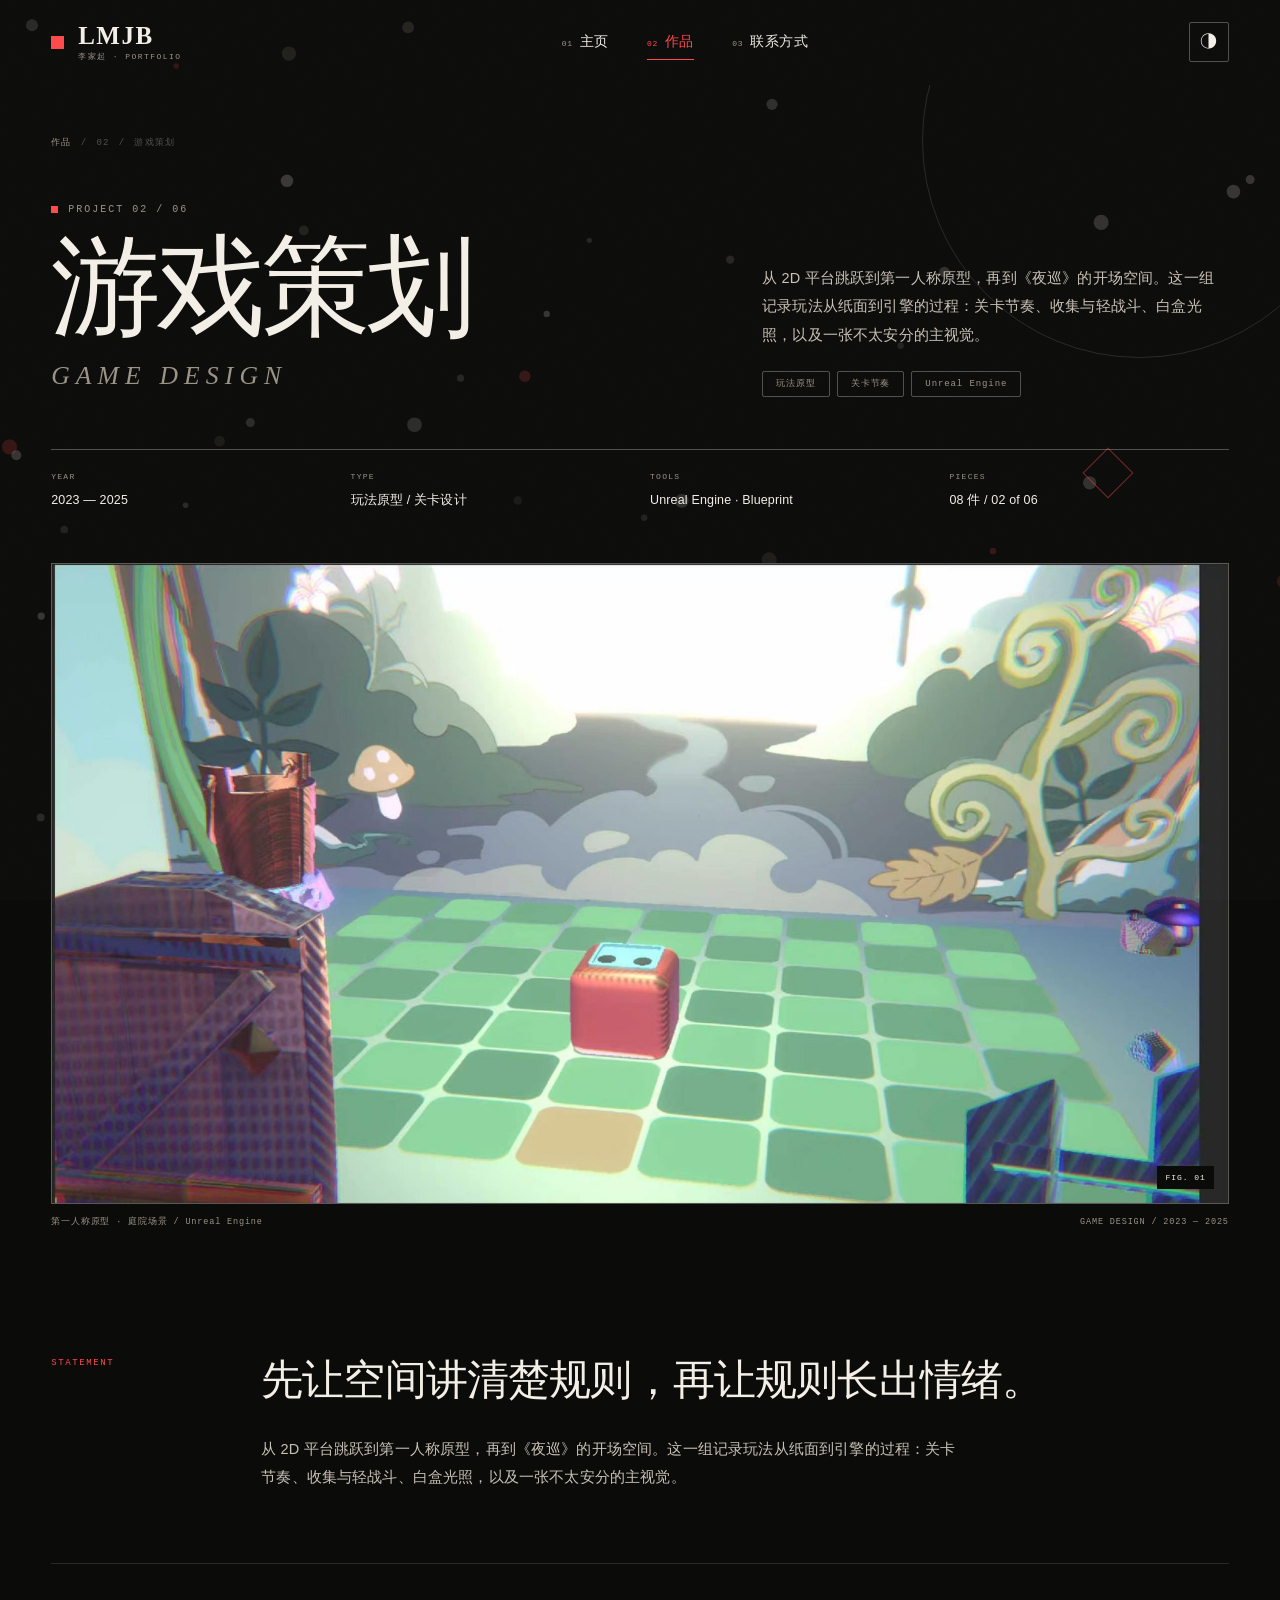
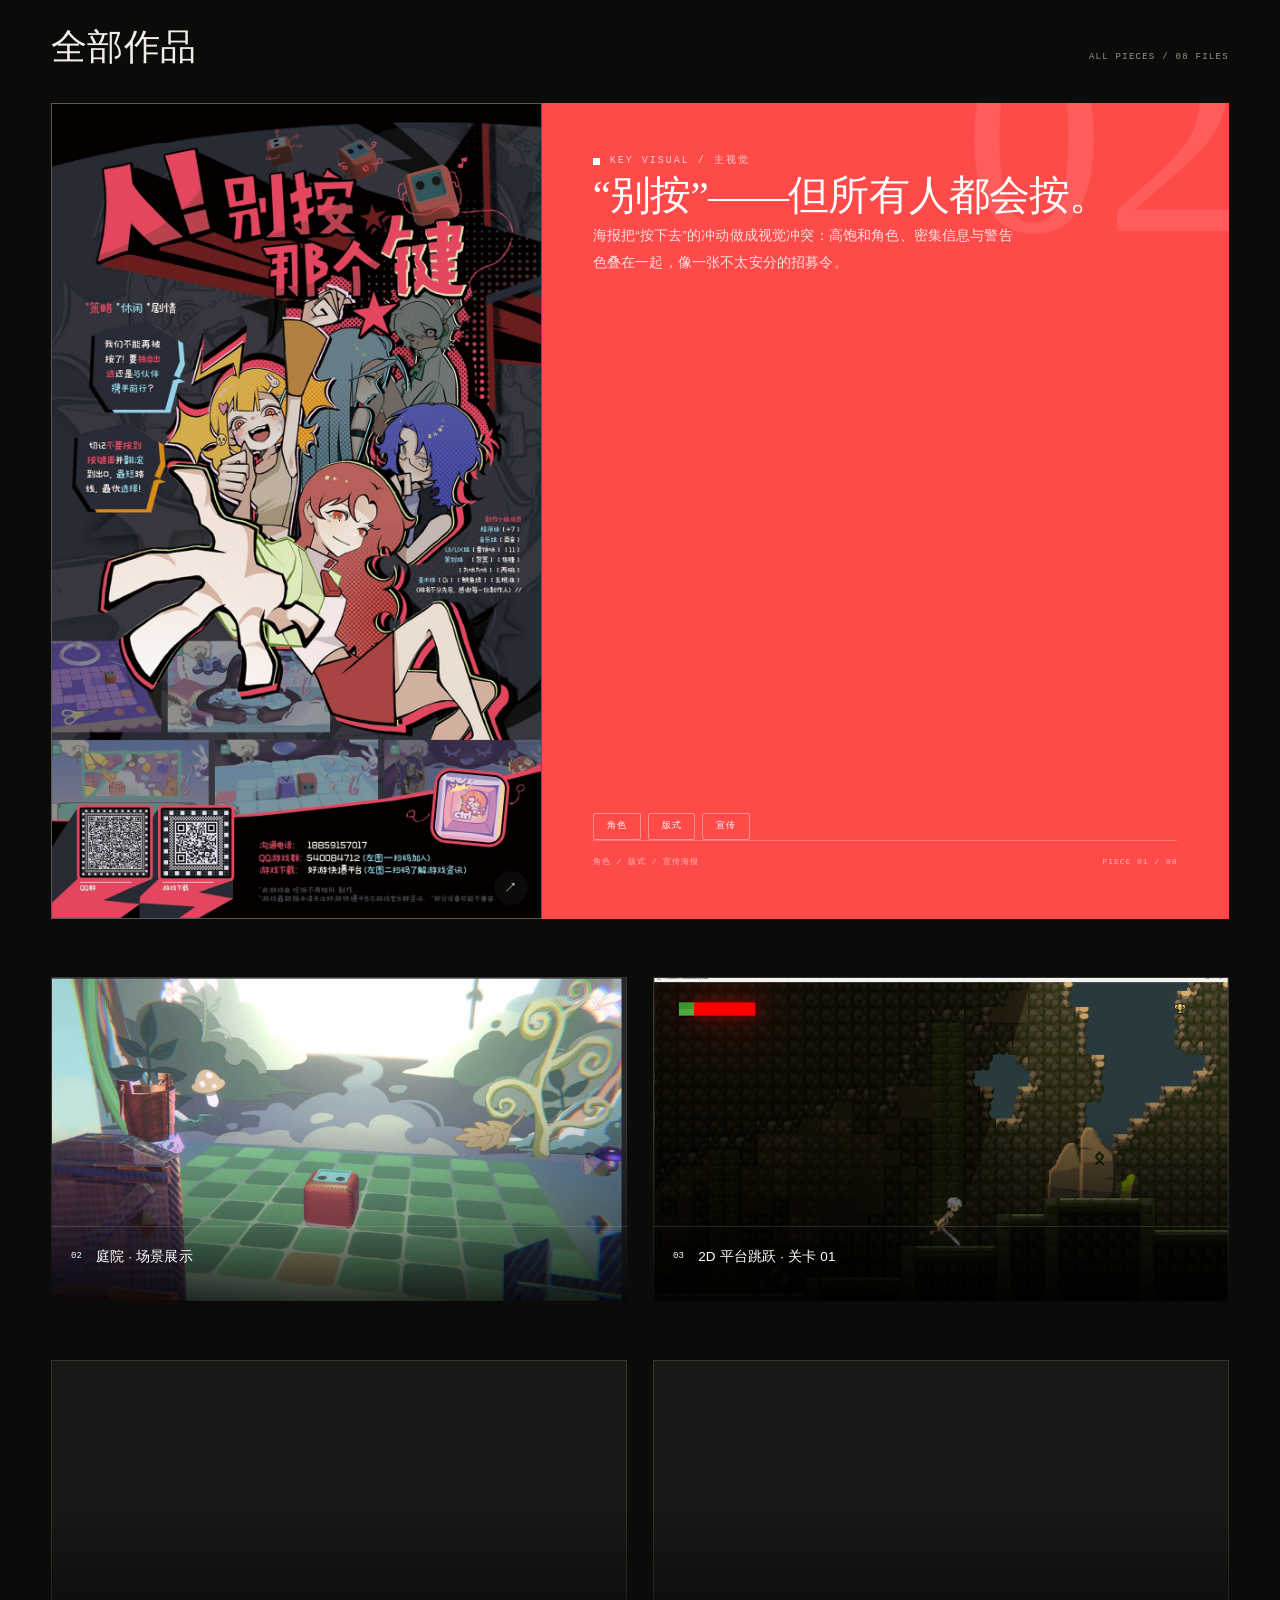
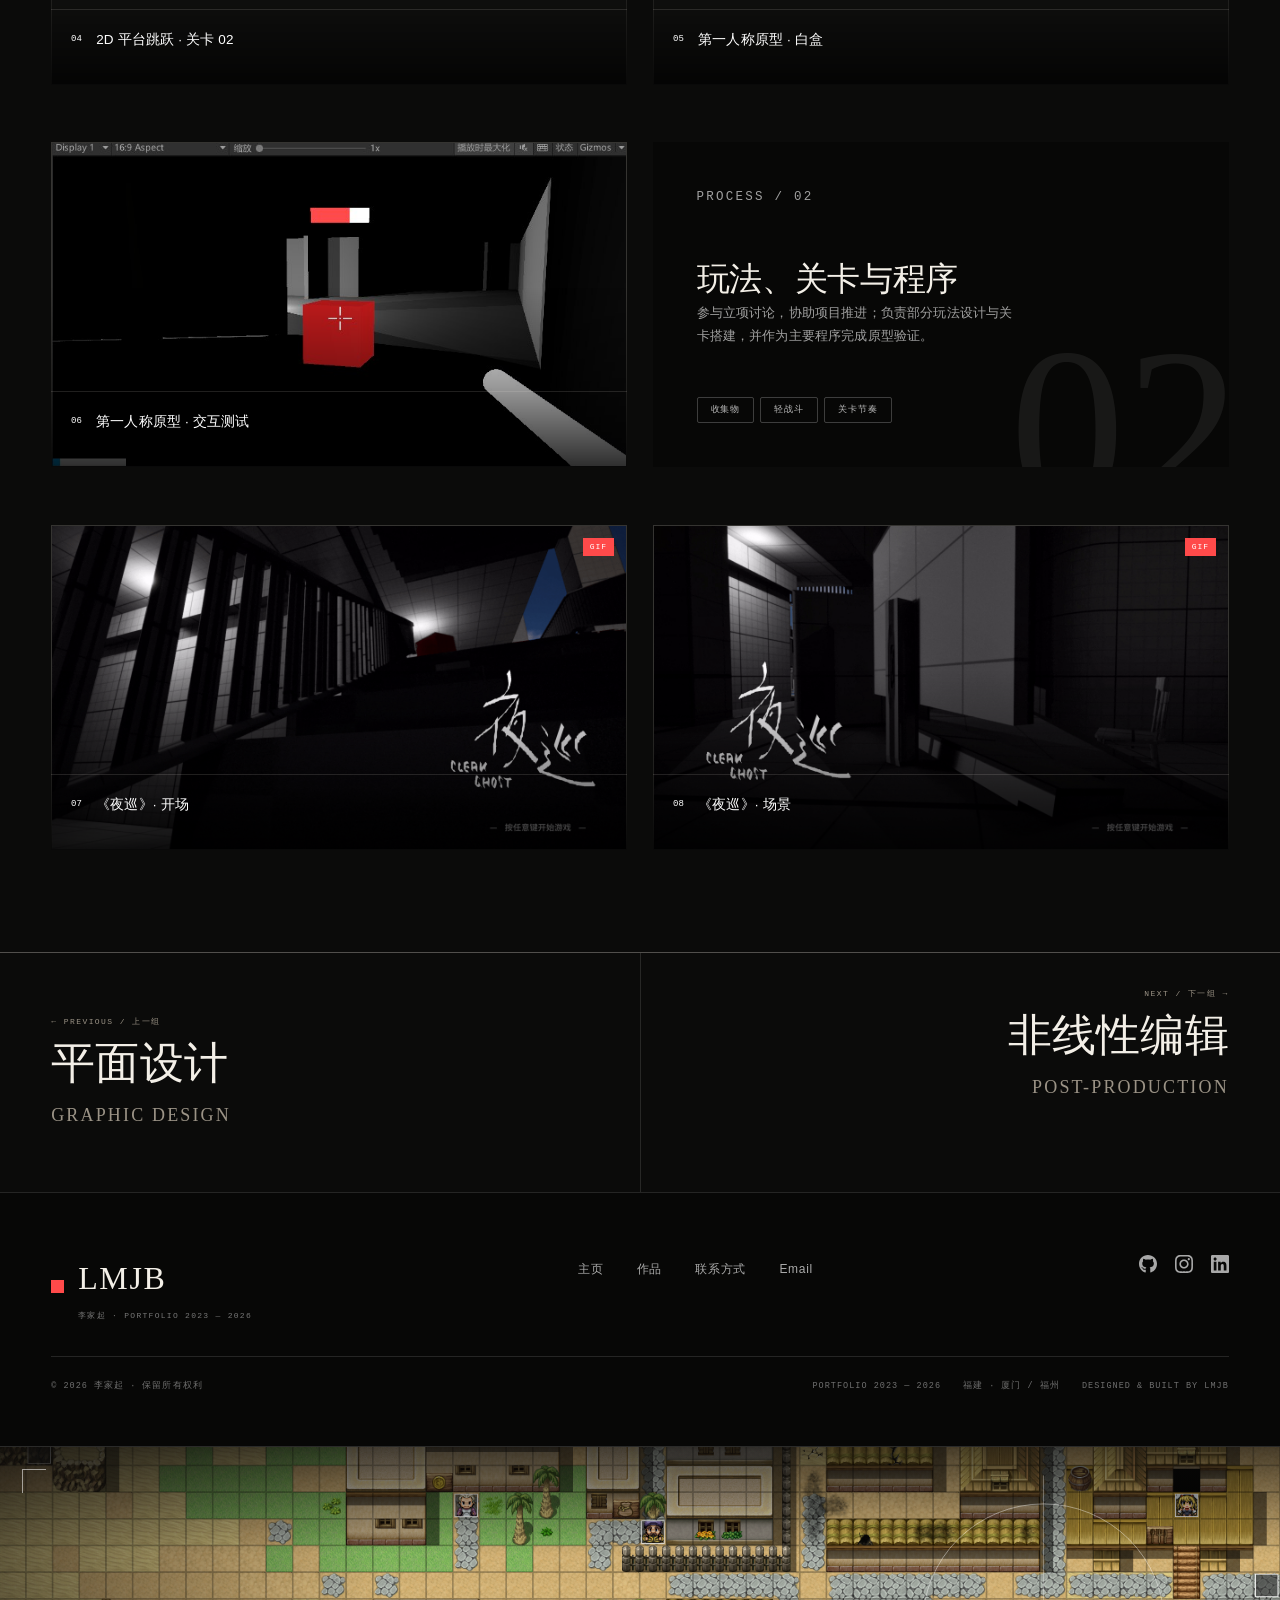
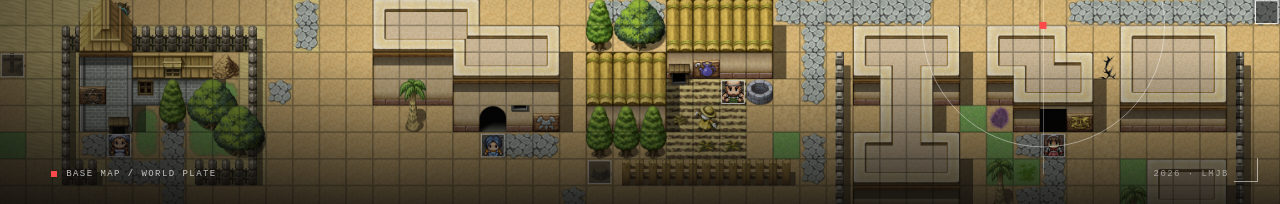
<file: project-2.html>
<!DOCTYPE html>
<html lang="zh-CN">
  <head>
    <meta charset="UTF-8" />
    <meta http-equiv="X-UA-Compatible" content="IE=edge" />
    <meta name="viewport" content="width=device-width, initial-scale=1.0" />
    <title>游戏策划 · 作品 02 — 李家起</title>
    <meta name="description" content="游戏策划 / GAME DESIGN：从 2D 平台跳跃到第一人称原型，再到《夜巡》的开场空间。" />
    <meta name="theme-color" content="#0b0b0a" />
    <meta property="og:title" content="游戏策划 · 作品 02 — 李家起" />
    <meta property="og:description" content="游戏策划 / GAME DESIGN：从 2D 平台跳跃到第一人称原型，再到《夜巡》的开场空间。" />
    <meta property="og:type" content="website" />
    <link rel="icon" href="./img/favicon.svg" type="image/svg+xml" />
    <link rel="stylesheet" href="./css/main.css" />
    <script>(function(){try{var q=new URLSearchParams(location.search).get('theme');var s=localStorage.getItem('lmjb-theme');var d=q?q==='dark':(s?s==='dark':true);if(d)document.documentElement.classList.add('dark');}catch(e){}})();</script>
    <style>
      #particle-bg { position: fixed; inset: 0; width: 100%; height: 100%; display: block; pointer-events: none; z-index: -1; }
      #main .piece { position: relative !important; display: block !important; overflow: hidden !important; border-radius: 6px; transition: transform .5s cubic-bezier(.4,0,.6,1), box-shadow .5s ease !important; will-change: transform; transform: translateZ(0); }
      #main .piece:hover { transform: translateY(-8px) !important; box-shadow: 0 18px 36px -18px rgba(0,0,0,.22), 0 36px 72px -36px rgba(0,0,0,.28) !important; transition: transform 1.2s cubic-bezier(.16,1,.3,1), box-shadow 1.2s cubic-bezier(.16,1,.3,1) !important; }
      html.dark #main .piece:hover { box-shadow: 0 18px 36px -18px rgba(0,0,0,.6), 0 36px 72px -36px rgba(0,0,0,.7) !important; }
      #main .piece__media { display: block !important; position: relative !important; overflow: hidden !important; width: 100%; }
      #main .piece__media img { display: block !important; width: 100% !important; height: auto !important; transition: transform .5s cubic-bezier(.4,0,.6,1), filter .5s ease !important; will-change: transform; backface-visibility: hidden; transform: scale(1) !important; }
      #main .piece:hover .piece__media img { transform: scale(1.15) !important; filter: brightness(.88) saturate(1.08) !important; transition: transform 1.4s cubic-bezier(.16,1,.3,1), filter 1s ease !important; }
      #main .piece::after { content: ""; position: absolute; left: 0; right: 0; bottom: 0; height: 55%; background: linear-gradient(to top, rgba(0,0,0,.82) 0%, rgba(0,0,0,.4) 45%, transparent 100%); pointer-events: none; z-index: 1; transition: opacity 1s ease; opacity: 1; }
      #main .piece:hover::after { opacity: .9; }
      #main .piece__cap { position: absolute !important; left: 0 !important; right: 0 !important; bottom: 0 !important; z-index: 2 !important; padding: 20px 20px 18px !important; margin: 0 !important; color: #fff !important; background: transparent !important; display: flex !important; align-items: flex-start !important; gap: 14px !important; }
      #main .piece__cap * { color: #fff !important; }
      #main .piece__cap p { opacity: 0 !important; transform: translateY(12px) !important; transition: transform .9s cubic-bezier(.16,1,.3,1), opacity .7s ease !important; }
      #main .piece__cap .piece__num, #main .piece__cap h3 { transition: transform .9s cubic-bezier(.16,1,.3,1) !important; }
      @media (hover: hover) {
        #main .piece:hover .piece__num, #main .piece:hover .piece__cap h3 { transform: translateY(-3px) !important; }
        #main .piece:hover .piece__cap p { opacity: 1 !important; transform: translateY(0) !important; transition-delay: .12s !important; }
      }
      @media (hover: none) {
        #main .piece__cap p { opacity: 1 !important; transform: none !important; }
      }
      @media (prefers-reduced-motion: reduce) {
        #main .piece, #main .piece__media img, #main .piece__cap p, #main .piece__cap .piece__num, #main .piece__cap h3 { transition: none !important; }
        #main .piece:hover, #main .piece:hover .piece__media img, #main .piece:hover .piece__cap p, #main .piece:hover .piece__cap h3, #main .piece:hover .piece__cap .piece__num { transform: none !important; filter: none !important; }
      }
      #main .gallery-feature { position: relative; }
      #main .gallery-feature__media img { transition: transform .5s cubic-bezier(.4,0,.6,1), filter .5s ease !important; }
      #main .gallery-feature:hover .gallery-feature__media img { transform: scale(1.06) !important; filter: brightness(.94) !important; transition: transform 1.4s cubic-bezier(.16,1,.3,1), filter 1s ease !important; }
    </style>
      <link rel="stylesheet" href="./css/v3.css" />
  </head>
  <body class="page page--project project-2">
    <canvas id="particle-bg" aria-hidden="true"></canvas>
    <a class="skip-link" href="#main">跳到主要内容</a>
    <div class="progress" aria-hidden="true"><span></span></div>

    <header class="site-head">
      <div class="site-head__inner">
        <a class="brand" href="./index.html" aria-label="李家起作品集首页">
          <span class="brand__mark" aria-hidden="true"></span>
          <span class="brand__text"><strong>LMJB</strong><small>李家起 · PORTFOLIO</small></span>
        </a>
        <nav class="nav" aria-label="主导航">
          <a class="nav__link" href="./index.html"><span>01</span>主页</a>
          <a class="nav__link is-active" href="./projects.html" aria-current="page"><span>02</span>作品</a>
          <a class="nav__link" href="./contacts.html"><span>03</span>联系方式</a>
        </nav>
        <div class="site-head__tools">
          <button class="theme-btn" type="button" aria-label="切换深浅色" aria-pressed="false"><span class="theme-btn__icon" aria-hidden="true">◐</span></button>
          <button class="menu-btn" type="button" aria-label="打开菜单" aria-expanded="false" aria-controls="mobile-menu"><span></span><span></span></button>
        </div>
      </div>
    </header>

    <div class="mobile-menu" id="mobile-menu">
      <nav class="mobile-menu__nav" aria-label="移动端导航">
        <a class="mobile-menu__link" href="./index.html"><span>01</span>主页</a>
        <a class="mobile-menu__link is-active" href="./projects.html" aria-current="page"><span>02</span>作品</a>
        <a class="mobile-menu__link" href="./contacts.html"><span>03</span>联系方式</a>
      </nav>
      <div class="mobile-menu__foot">
        <a href="mailto:2437597827@qq.com">2437597827@qq.com</a>
        <span>福建 · 厦门 / 福州</span>
        <span>© 2026 李家起 · LMJB</span>
      </div>
    </div>

    <main id="main">
      <section class="project-head">
        <div class="container">
          <nav class="breadcrumb" aria-label="面包屑">
            <a href="./projects.html">作品</a><span>/</span><span>02</span><span>/</span><span>游戏策划</span>
          </nav>
          <div class="project-head__grid">
            <div>
              <p class="eyebrow">PROJECT 02 / 06</p>
              <h1 class="project-title">游戏策划</h1>
              <span class="project-title__en">GAME DESIGN</span>
            </div>
            <div>
              <p class="project-head__lede">从 2D 平台跳跃到第一人称原型，再到《夜巡》的开场空间。这一组记录玩法从纸面到引擎的过程：关卡节奏、收集与轻战斗、白盒光照，以及一张不太安分的主视觉。</p>
              <div class="statement__tags" style="margin-top:22px"><span class="tag">玩法原型</span><span class="tag">关卡节奏</span><span class="tag">Unreal Engine</span></div>
            </div>
          </div>
          <dl class="project-meta">
            <div><dt>Year</dt><dd>2023 — 2025</dd></div>
            <div><dt>Type</dt><dd>玩法原型 / 关卡设计</dd></div>
            <div><dt>Tools</dt><dd>Unreal Engine · Blueprint</dd></div>
            <div><dt>Pieces</dt><dd>08 件 / 02 of 06</dd></div>
          </dl>
        </div>
      </section>

      <figure class="project-lead" style="--lead-ar: 1800 / 979" data-reveal>
        <div class="project-lead__frame">
          <img src="./img/work/p2/fps-yard.jpg" alt="第一人称游戏中的庭院场景" width="1800" height="979" fetchpriority="high" />
        </div>
        <figcaption>
          <span>第一人称原型 · 庭院场景 / Unreal Engine</span>
          <span>GAME DESIGN / 2023 — 2025</span>
        </figcaption>
      </figure>

      <div class="container project-body">
        <section class="statement" aria-label="项目陈述">
          <p class="statement__label">Statement</p>
          <div>
            <blockquote>先让空间讲清楚规则，再让规则长出情绪。</blockquote>
            <p class="statement__text">从 2D 平台跳跃到第一人称原型，再到《夜巡》的开场空间。这一组记录玩法从纸面到引擎的过程：关卡节奏、收集与轻战斗、白盒光照，以及一张不太安分的主视觉。</p>
          </div>
        </section>

        <div class="gallery-head"><h2>全部作品</h2><p>ALL PIECES / 08 FILES</p></div>

        <div class="gallery" id="gallery">
          <section class="gallery-feature" aria-label="主视觉 · 《别按那个键》" data-reveal>
            <a class="gallery-feature__media" href="./img/work/p2/poster-dont-press.jpg" data-lightbox data-full="./img/work/p2/poster-dont-press.jpg" data-caption="主视觉 · 《别按那个键》" data-meta="角色 / 版式 / 宣传海报 · PIECE 01" aria-label="查看大图：主视觉 · 《别按那个键》">
              <img src="./img/work/p2/poster-dont-press.jpg" alt="《别按那个键》游戏宣传海报" width="1080" height="1800" loading="lazy" decoding="async" />
              <span class="piece__zoom" aria-hidden="true">↗</span>
            </a>
            <div class="gallery-feature__panel" data-no="02">
              <div>
                <p class="eyebrow">KEY VISUAL / 主视觉</p>
                <p class="gallery-feature__quote">“别按”——但所有人都会按。</p>
                <p class="gallery-feature__body">海报把“按下去”的冲动做成视觉冲突：高饱和角色、密集信息与警告色叠在一起，像一张不太安分的招募令。</p>
              </div>
              <div>
                <div class="gallery-feature__tags"><span class="tag">角色</span><span class="tag">版式</span><span class="tag">宣传</span></div>
                <div class="gallery-feature__foot"><span>角色 / 版式 / 宣传海报</span><span>PIECE 01 / 08</span></div>
              </div>
            </div>
          </section>
          <div class="gallery-row" style="display:contents"><figure class="piece" style="--span:6;--ar:16 / 9" data-reveal>
              <a class="piece__media" href="./img/work/p2/fps-yard.jpg" data-lightbox data-full="./img/work/p2/fps-yard.jpg" data-caption="庭院 · 场景展示" data-meta="第一人称原型 / 光影与植被 · PIECE 02" aria-label="查看大图：庭院 · 场景展示">
                <img src="./img/work/p2/fps-yard.jpg" alt="第一人称游戏庭院场景" width="1800" height="979" loading="lazy" decoding="async" />
                <span class="piece__zoom" aria-hidden="true">↗</span>
              </a>
              <figcaption class="piece__cap"><span class="piece__num">02</span><span><h3>庭院 · 场景展示</h3><p>第一人称原型 / 光影与植被</p></span></figcaption>
            </figure>
            <figure class="piece" style="--span:6;--ar:16 / 9" data-reveal>
              <a class="piece__media" href="./img/work/p2/platformer-01.jpg" data-lightbox data-full="./img/work/p2/platformer-01.jpg" data-caption="2D 平台跳跃 · 关卡 01" data-meta="关卡节奏 / 收集物系统 · PIECE 03" aria-label="查看大图：2D 平台跳跃 · 关卡 01">
                <img src="./img/work/p2/platformer-01.jpg" alt="2D 平台跳跃游戏截图" width="1800" height="1041" loading="lazy" decoding="async" />
                <span class="piece__zoom" aria-hidden="true">↗</span>
              </a>
              <figcaption class="piece__cap"><span class="piece__num">03</span><span><h3>2D 平台跳跃 · 关卡 01</h3><p>关卡节奏 / 收集物系统</p></span></figcaption>
            </figure></div>
          <div class="gallery-row" style="display:contents"><figure class="piece" style="--span:6;--ar:16 / 9" data-reveal>
              <a class="piece__media" href="./img/work/p2/platformer-02.jpg" data-lightbox data-full="./img/work/p2/platformer-02.jpg" data-caption="2D 平台跳跃 · 关卡 02" data-meta="轻战斗 / 机关与路径 · PIECE 04" aria-label="查看大图：2D 平台跳跃 · 关卡 02">
                <img src="./img/work/p2/platformer-02.jpg" alt="2D 平台跳跃游戏截图" width="1120" height="714" loading="lazy" decoding="async" />
                <span class="piece__zoom" aria-hidden="true">↗</span>
              </a>
              <figcaption class="piece__cap"><span class="piece__num">04</span><span><h3>2D 平台跳跃 · 关卡 02</h3><p>轻战斗 / 机关与路径</p></span></figcaption>
            </figure>
            <figure class="piece" style="--span:6;--ar:16 / 9" data-reveal>
              <a class="piece__media" href="./img/work/p2/fps-blockout.jpg" data-lightbox data-full="./img/work/p2/fps-blockout.jpg" data-caption="第一人称原型 · 白盒" data-meta="空间尺度 / 视线与动线 · PIECE 05" aria-label="查看大图：第一人称原型 · 白盒">
                <img src="./img/work/p2/fps-blockout.jpg" alt="第一人称游戏白盒场景" width="1268" height="770" loading="lazy" decoding="async" />
                <span class="piece__zoom" aria-hidden="true">↗</span>
              </a>
              <figcaption class="piece__cap"><span class="piece__num">05</span><span><h3>第一人称原型 · 白盒</h3><p>空间尺度 / 视线与动线</p></span></figcaption>
            </figure></div>
          <div class="gallery-row" style="display:contents"><figure class="piece" style="--span:6;--ar:16 / 9" data-reveal>
              <a class="piece__media" href="./img/work/p2/fps-demo-01.jpg" data-lightbox data-full="./img/work/p2/fps-demo-01.jpg" data-caption="第一人称原型 · 交互测试" data-meta="机关触发 / 反馈验证 · PIECE 06" aria-label="查看大图：第一人称原型 · 交互测试">
                <img src="./img/work/p2/fps-demo-01.jpg" alt="第一人称游戏测试画面" width="783" height="476" loading="lazy" decoding="async" />
                <span class="piece__zoom" aria-hidden="true">↗</span>
              </a>
              <figcaption class="piece__cap"><span class="piece__num">06</span><span><h3>第一人称原型 · 交互测试</h3><p>机关触发 / 反馈验证</p></span></figcaption>
            </figure>
            <aside class="note-card" style="--span:6" data-no="02" data-reveal>
              <p class="note-card__eyebrow">PROCESS / 02</p>
              <div><h3>玩法、关卡与程序</h3><p>参与立项讨论，协助项目推进；负责部分玩法设计与关卡搭建，并作为主要程序完成原型验证。</p></div>
              <div class="note-card__tags"><span class="tag">收集物</span><span class="tag">轻战斗</span><span class="tag">关卡节奏</span></div>
            </aside></div>
          <div class="gallery-row" style="display:contents"><figure class="piece" style="--span:6;--ar:16 / 9" data-reveal>
              <a class="piece__media" href="./img/work/p2/nightwalk-01.gif" data-lightbox data-full="./img/work/p2/nightwalk-01.gif" data-caption="《夜巡》· 开场" data-meta="动态影像 / CLEAR GHOST · PIECE 07" aria-label="查看大图：《夜巡》· 开场">
                <img src="./img/work/p2/nightwalk-01.gif" alt="《夜巡》游戏开场画面" width="1280" height="720" loading="lazy" decoding="async" />
                <span class="piece__badge">GIF</span>
                <span class="piece__zoom" aria-hidden="true">↗</span>
              </a>
              <figcaption class="piece__cap"><span class="piece__num">07</span><span><h3>《夜巡》· 开场</h3><p>动态影像 / CLEAR GHOST</p></span></figcaption>
            </figure>
            <figure class="piece" style="--span:6;--ar:16 / 9" data-reveal>
              <a class="piece__media" href="./img/work/p2/nightwalk-02.gif" data-lightbox data-full="./img/work/p2/nightwalk-02.gif" data-caption="《夜巡》· 场景" data-meta="动态影像 / 氛围与镜头 · PIECE 08" aria-label="查看大图：《夜巡》· 场景">
                <img src="./img/work/p2/nightwalk-02.gif" alt="《夜巡》游戏场景" width="1280" height="720" loading="lazy" decoding="async" />
                <span class="piece__badge">GIF</span>
                <span class="piece__zoom" aria-hidden="true">↗</span>
              </a>
              <figcaption class="piece__cap"><span class="piece__num">08</span><span><h3>《夜巡》· 场景</h3><p>动态影像 / 氛围与镜头</p></span></figcaption>
            </figure></div>
        </div>
      </div>

      <section class="project-nav" aria-label="项目导航">
        <div class="container">
          <div class="project-nav__inner">
            <a href="./project-1.html"><small>← PREVIOUS / 上一组</small><strong>平面设计</strong><em>GRAPHIC DESIGN</em></a>
            <a href="./project-3.html"><small>NEXT / 下一组 →</small><strong>非线性编辑</strong><em>POST-PRODUCTION</em></a>
          </div>
        </div>
      </section>
    </main>

    <footer class="footer" id="site-footer">
      <div class="container">
        <div class="footer__top">
          <a class="footer__brand" href="./index.html" aria-label="返回首页">
            <span class="brand__mark" aria-hidden="true"></span>
            <span><strong>LMJB</strong><small>李家起 · PORTFOLIO 2023 — 2026</small></span>
          </a>
          <nav class="footer__nav" aria-label="页脚导航">
            <a href="./index.html">主页</a><a href="./projects.html">作品</a><a href="./contacts.html">联系方式</a><a href="mailto:2437597827@qq.com">Email</a>
          </nav>
          <ul class="social">
            <li><a href="#!" aria-label="GitHub" target="_blank" rel="noreferrer"><img src="./img/icons/gitHub.svg" alt="" width="18" height="18" loading="lazy" /></a></li>
            <li><a href="#!" aria-label="Instagram" target="_blank" rel="noreferrer"><img src="./img/icons/instagram.svg" alt="" width="18" height="18" loading="lazy" /></a></li>
            <li><a href="#!" aria-label="LinkedIn" target="_blank" rel="noreferrer"><img src="./img/icons/linkedIn.svg" alt="" width="18" height="18" loading="lazy" /></a></li>
          </ul>
        </div>
        <div class="footer__bottom">
          <span>© 2026 李家起 · 保留所有权利</span>
          <div class="footer__meta"><span>PORTFOLIO 2023 — 2026</span><span>福建 · 厦门 / 福州</span><span>DESIGNED &amp; BUILT BY LMJB</span></div>
        </div>
      </div>
    
      <!-- 底部底图：替换 img/bottom-map.png 即可（建议 2:1 横图） -->
      <div class="baseplate">
        <img id="bottom-map" src="./img/bottom-map.png" alt="像素风格游戏世界地图" width="1535" height="703" loading="lazy" decoding="async" />
        <div class="baseplate__reticle" aria-hidden="true">
          <span class="baseplate__ring"></span>
          <span class="baseplate__center"></span>
        </div>
        <span class="baseplate__corner baseplate__corner--tl" aria-hidden="true"></span>
        <span class="baseplate__corner baseplate__corner--br" aria-hidden="true"></span>
        <div class="baseplate__meta">
          <span class="baseplate__label"><i aria-hidden="true"></i>BASE MAP / WORLD PLATE</span>
          <span class="baseplate__note">2026 · LMJB</span>
        </div>
      </div>
    </footer>

    <div class="lightbox" id="lightbox" hidden role="dialog" aria-modal="true" aria-label="作品大图">
      <div class="lightbox__bar"><span class="lightbox__brand">LMJB / ARCHIVE</span><button class="lightbox__close" type="button" aria-label="关闭大图">关闭 <span aria-hidden="true">✕</span></button></div>
      <div class="lightbox__stage">
        <button class="lightbox__nav lightbox__nav--prev" type="button" aria-label="上一张">←</button>
        <figure class="lightbox__figure"><img class="lightbox__img" src="[data-uri]" alt="" /></figure>
        <button class="lightbox__nav lightbox__nav--next" type="button" aria-label="下一张">→</button>
      </div>
      <div class="lightbox__foot">
        <div class="lightbox__caption"><span class="lightbox__caption-text"></span><span class="lightbox__caption-meta"></span></div>
        <div class="lightbox__counter">01 <em>/</em> 01</div>
      </div>
    </div>

    <noscript><style>[data-reveal]{opacity:1 !important;transform:none !important}</style></noscript>
    <script src="./js/main.js"></script>
    <script>window.PARTICLE_BG_OVERRIDE = { count: 45, alpha: 0.22 };</script>
    <script src="./js/particle-bg.js"></script>
    <script>
    (function () {
      'use strict';
      if (!matchMedia('(hover: hover) and (pointer: fine)').matches) return;
      var EASE_IN = 'cubic-bezier(0.16, 1, 0.3, 1)';
      var EASE_OUT = 'cubic-bezier(0.4, 0, 0.6, 1)';
      document.querySelectorAll('#main .piece').forEach(function (piece) {
        var img = piece.querySelector('.piece__media img');
        var num = piece.querySelector('.piece__num');
        var h3 = piece.querySelector('.piece__cap h3');
        var p = piece.querySelector('.piece__cap p');
        piece.style.setProperty('transition', 'transform .5s ' + EASE_OUT + ', box-shadow .5s ease', 'important');
        if (img) img.style.setProperty('transition', 'transform .5s ' + EASE_OUT + ', filter .5s ease', 'important');
        function onEnter() {
          piece.style.setProperty('transform', 'translateY(-8px)', 'important');
          piece.style.setProperty('box-shadow', '0 18px 36px -18px rgba(0,0,0,.25), 0 36px 72px -36px rgba(0,0,0,.3)', 'important');
          piece.style.setProperty('transition', 'transform 1.2s ' + EASE_IN + ', box-shadow 1.2s ' + EASE_IN, 'important');
          if (img) {
            img.style.setProperty('transform', 'scale(1.15)', 'important');
            img.style.setProperty('filter', 'brightness(.88) saturate(1.08)', 'important');
            img.style.setProperty('transition', 'transform 1.4s ' + EASE_IN + ', filter 1s ease', 'important');
          }
          if (num) num.style.setProperty('transform', 'translateY(-3px)', 'important');
          if (h3) h3.style.setProperty('transform', 'translateY(-3px)', 'important');
          if (p) {
            p.style.setProperty('opacity', '1', 'important');
            p.style.setProperty('transform', 'translateY(0)', 'important');
            p.style.setProperty('transition', 'transform .9s ' + EASE_IN + ' .12s, opacity .7s ease .12s', 'important');
          }
        }
        function onLeave() {
          piece.style.setProperty('transform', 'translateY(0)', 'important');
          piece.style.setProperty('box-shadow', 'none', 'important');
          piece.style.setProperty('transition', 'transform .5s ' + EASE_OUT + ', box-shadow .5s ease', 'important');
          if (img) {
            img.style.setProperty('transform', 'scale(1)', 'important');
            img.style.setProperty('filter', 'none', 'important');
            img.style.setProperty('transition', 'transform .5s ' + EASE_OUT + ', filter .5s ease', 'important');
          }
          if (num) num.style.setProperty('transform', 'translateY(0)', 'important');
          if (h3) h3.style.setProperty('transform', 'translateY(0)', 'important');
          if (p) {
            p.style.setProperty('opacity', '0', 'important');
            p.style.setProperty('transform', 'translateY(12px)', 'important');
          }
        }
        piece.addEventListener('mouseenter', onEnter);
        piece.addEventListener('mouseleave', onLeave);
        piece.addEventListener('touchstart', function () {
          if (p) p.style.setProperty('opacity', '1', 'important');
        }, { passive: true });
      });
    })();
    </script>
      <script src="./js/v3.js"></script>
  </body>
</html>
</file>
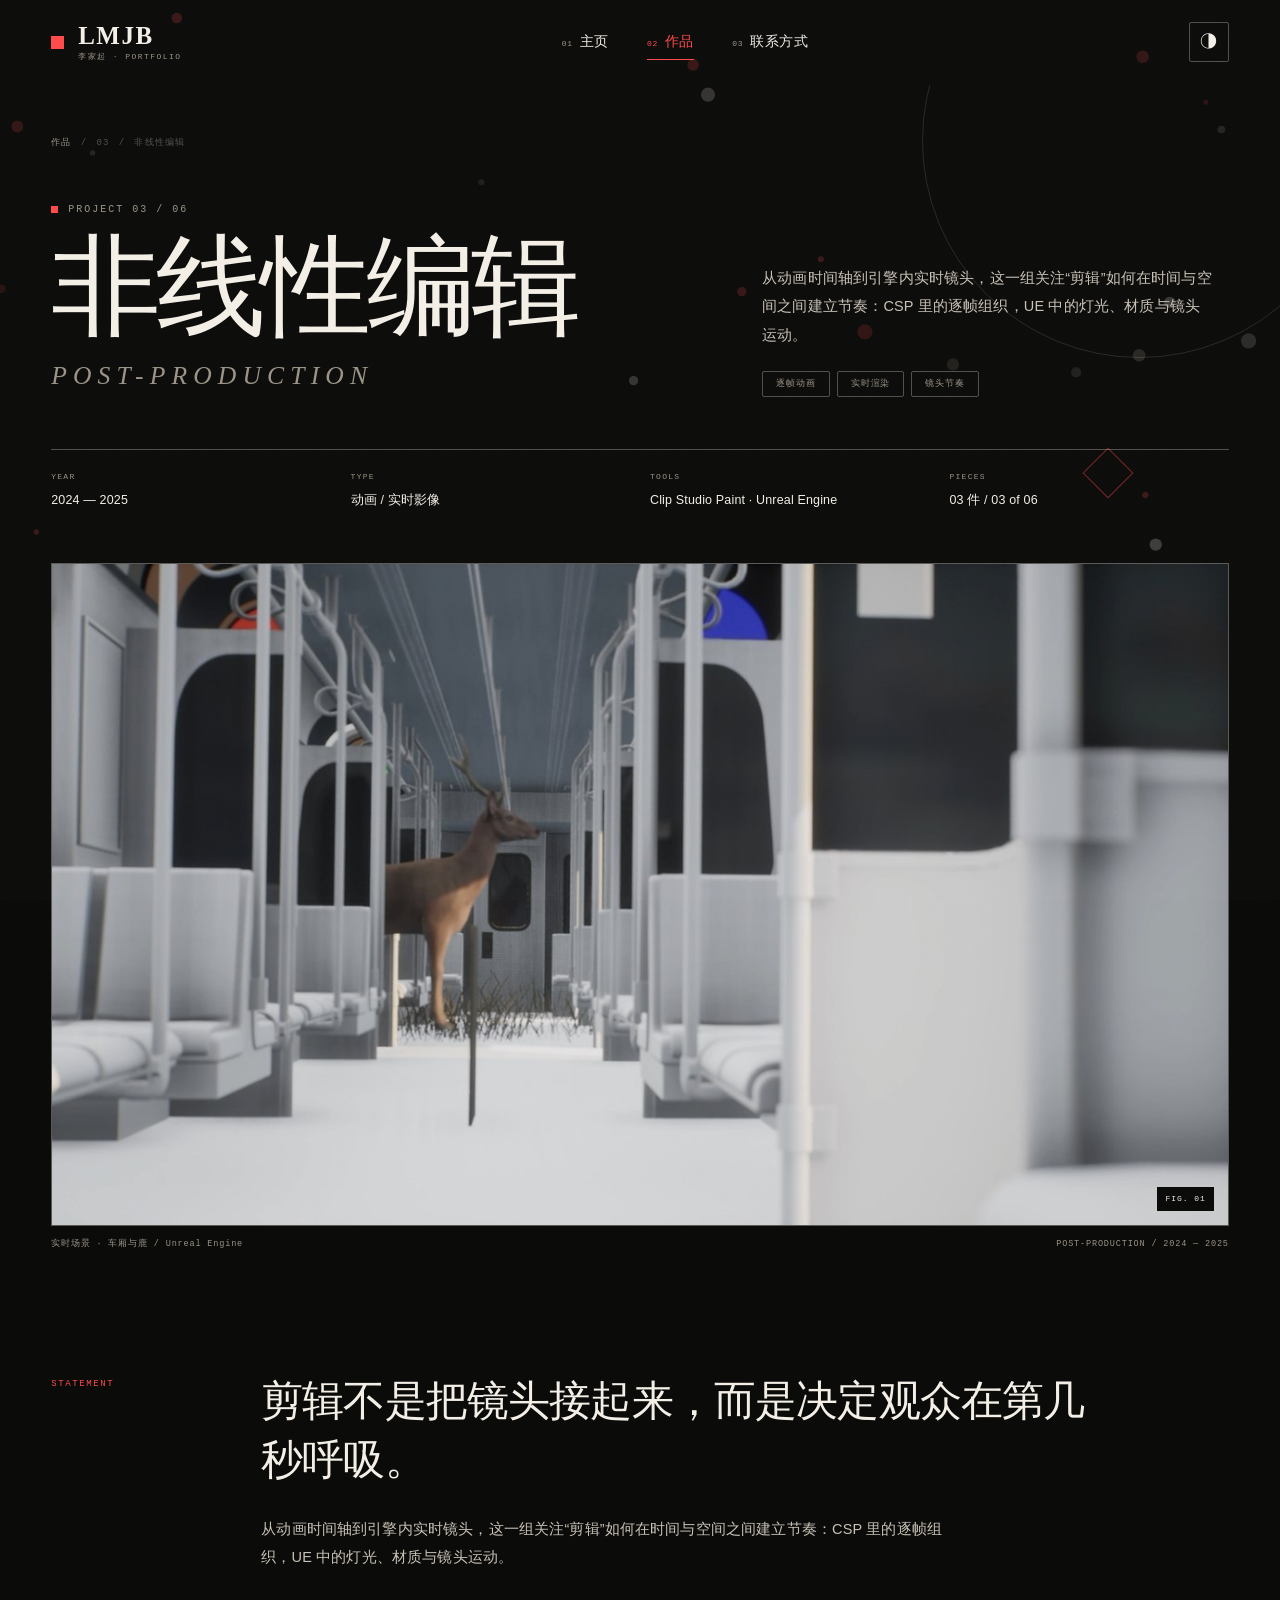
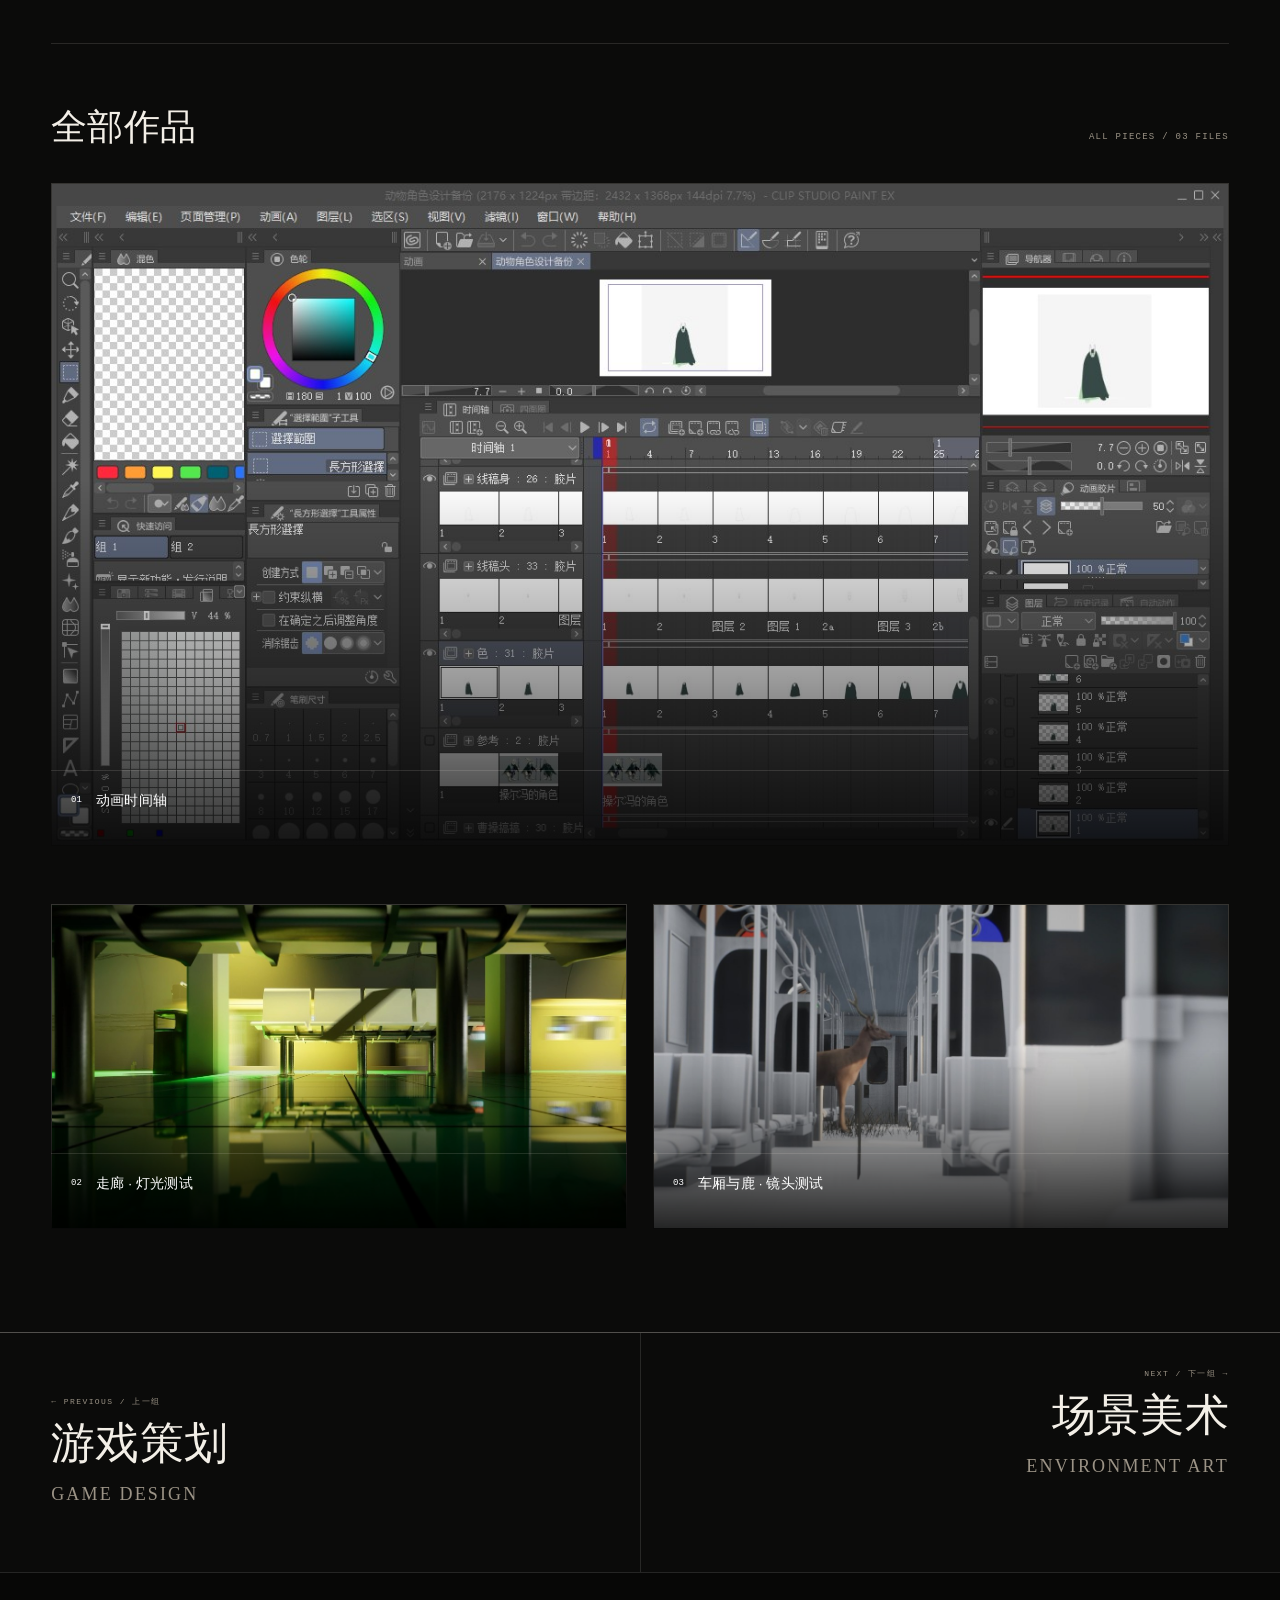
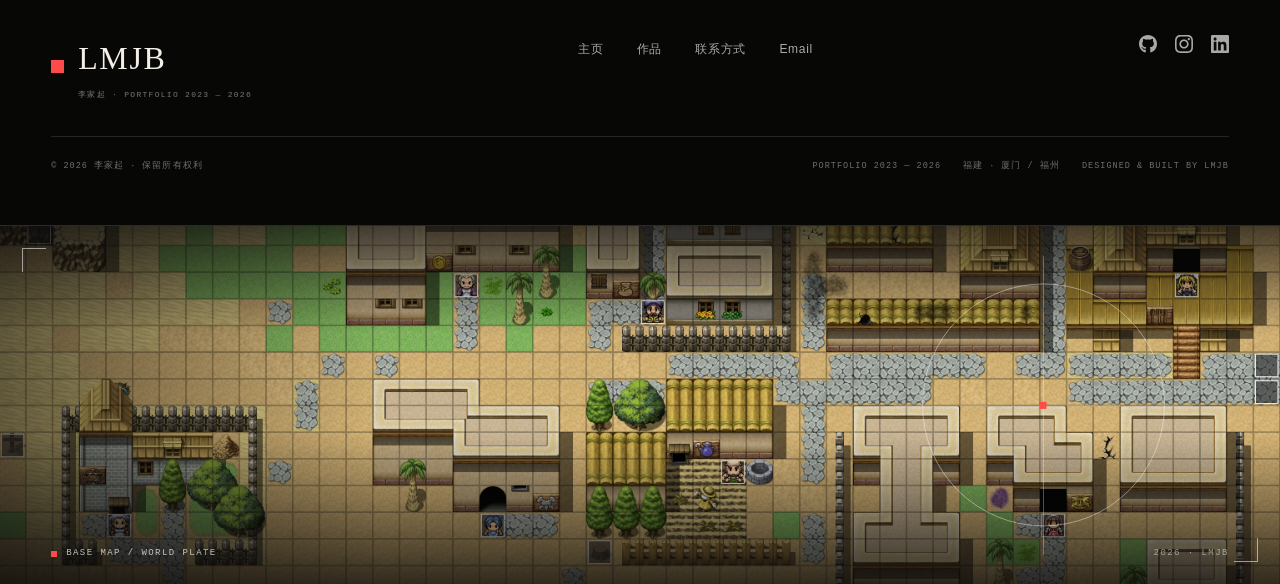
<file: project-3.html>
<!DOCTYPE html>
<html lang="zh-CN">
  <head>
    <meta charset="UTF-8" />
    <meta http-equiv="X-UA-Compatible" content="IE=edge" />
    <meta name="viewport" content="width=device-width, initial-scale=1.0" />
    <title>非线性编辑 · 作品 03 — 李家起</title>
    <meta name="description" content="非线性编辑 / POST-PRODUCTION：从动画时间轴到引擎内实时镜头，这一组关注「剪辑」如何在时间与空间之间建立节奏。" />
    <meta name="theme-color" content="#0b0b0a" />
    <meta property="og:title" content="非线性编辑 · 作品 03 — 李家起" />
    <meta property="og:description" content="非线性编辑 / POST-PRODUCTION：从动画时间轴到引擎内实时镜头，这一组关注「剪辑」如何在时间与空间之间建立节奏。" />
    <meta property="og:type" content="website" />
    <link rel="icon" href="./img/favicon.svg" type="image/svg+xml" />
    <link rel="stylesheet" href="./css/main.css" />
    <script>(function(){try{var q=new URLSearchParams(location.search).get('theme');var s=localStorage.getItem('lmjb-theme');var d=q?q==='dark':(s?s==='dark':true);if(d)document.documentElement.classList.add('dark');}catch(e){}})();</script>
    <style>
      #particle-bg { position: fixed; inset: 0; width: 100%; height: 100%; display: block; pointer-events: none; z-index: -1; }
      #main .piece { position: relative !important; display: block !important; overflow: hidden !important; border-radius: 6px; transition: transform .5s cubic-bezier(.4,0,.6,1), box-shadow .5s ease !important; will-change: transform; transform: translateZ(0); }
      #main .piece:hover { transform: translateY(-8px) !important; box-shadow: 0 18px 36px -18px rgba(0,0,0,.22), 0 36px 72px -36px rgba(0,0,0,.28) !important; transition: transform 1.2s cubic-bezier(.16,1,.3,1), box-shadow 1.2s cubic-bezier(.16,1,.3,1) !important; }
      html.dark #main .piece:hover { box-shadow: 0 18px 36px -18px rgba(0,0,0,.6), 0 36px 72px -36px rgba(0,0,0,.7) !important; }
      #main .piece__media { display: block !important; position: relative !important; overflow: hidden !important; width: 100%; }
      #main .piece__media img { display: block !important; width: 100% !important; height: auto !important; transition: transform .5s cubic-bezier(.4,0,.6,1), filter .5s ease !important; will-change: transform; backface-visibility: hidden; transform: scale(1) !important; }
      #main .piece:hover .piece__media img { transform: scale(1.15) !important; filter: brightness(.88) saturate(1.08) !important; transition: transform 1.4s cubic-bezier(.16,1,.3,1), filter 1s ease !important; }
      #main .piece::after { content: ""; position: absolute; left: 0; right: 0; bottom: 0; height: 55%; background: linear-gradient(to top, rgba(0,0,0,.82) 0%, rgba(0,0,0,.4) 45%, transparent 100%); pointer-events: none; z-index: 1; transition: opacity 1s ease; opacity: 1; }
      #main .piece:hover::after { opacity: .9; }
      #main .piece__cap { position: absolute !important; left: 0 !important; right: 0 !important; bottom: 0 !important; z-index: 2 !important; padding: 20px 20px 18px !important; margin: 0 !important; color: #fff !important; background: transparent !important; display: flex !important; align-items: flex-start !important; gap: 14px !important; }
      #main .piece__cap * { color: #fff !important; }
      #main .piece__cap p { opacity: 0 !important; transform: translateY(12px) !important; transition: transform .9s cubic-bezier(.16,1,.3,1), opacity .7s ease !important; }
      #main .piece__cap .piece__num, #main .piece__cap h3 { transition: transform .9s cubic-bezier(.16,1,.3,1) !important; }
      @media (hover: hover) {
        #main .piece:hover .piece__num, #main .piece:hover .piece__cap h3 { transform: translateY(-3px) !important; }
        #main .piece:hover .piece__cap p { opacity: 1 !important; transform: translateY(0) !important; transition-delay: .12s !important; }
      }
      @media (hover: none) {
        #main .piece__cap p { opacity: 1 !important; transform: none !important; }
      }
      @media (prefers-reduced-motion: reduce) {
        #main .piece, #main .piece__media img, #main .piece__cap p, #main .piece__cap .piece__num, #main .piece__cap h3 { transition: none !important; }
        #main .piece:hover, #main .piece:hover .piece__media img, #main .piece:hover .piece__cap p, #main .piece:hover .piece__cap h3, #main .piece:hover .piece__cap .piece__num { transform: none !important; filter: none !important; }
      }
    </style>
      <link rel="stylesheet" href="./css/v3.css" />
  </head>
  <body class="page page--project project-3">
    <canvas id="particle-bg" aria-hidden="true"></canvas>
    <a class="skip-link" href="#main">跳到主要内容</a>
    <div class="progress" aria-hidden="true"><span></span></div>

    <header class="site-head">
      <div class="site-head__inner">
        <a class="brand" href="./index.html" aria-label="李家起作品集首页">
          <span class="brand__mark" aria-hidden="true"></span>
          <span class="brand__text"><strong>LMJB</strong><small>李家起 · PORTFOLIO</small></span>
        </a>
        <nav class="nav" aria-label="主导航">
          <a class="nav__link" href="./index.html"><span>01</span>主页</a>
          <a class="nav__link is-active" href="./projects.html" aria-current="page"><span>02</span>作品</a>
          <a class="nav__link" href="./contacts.html"><span>03</span>联系方式</a>
        </nav>
        <div class="site-head__tools">
          <button class="theme-btn" type="button" aria-label="切换深浅色" aria-pressed="false"><span class="theme-btn__icon" aria-hidden="true">◐</span></button>
          <button class="menu-btn" type="button" aria-label="打开菜单" aria-expanded="false" aria-controls="mobile-menu"><span></span><span></span></button>
        </div>
      </div>
    </header>

    <div class="mobile-menu" id="mobile-menu">
      <nav class="mobile-menu__nav" aria-label="移动端导航">
        <a class="mobile-menu__link" href="./index.html"><span>01</span>主页</a>
        <a class="mobile-menu__link is-active" href="./projects.html" aria-current="page"><span>02</span>作品</a>
        <a class="mobile-menu__link" href="./contacts.html"><span>03</span>联系方式</a>
      </nav>
      <div class="mobile-menu__foot">
        <a href="mailto:2437597827@qq.com">2437597827@qq.com</a>
        <span>福建 · 厦门 / 福州</span>
        <span>© 2026 李家起 · LMJB</span>
      </div>
    </div>

    <main id="main">
      <section class="project-head">
        <div class="container">
          <nav class="breadcrumb" aria-label="面包屑">
            <a href="./projects.html">作品</a><span>/</span><span>03</span><span>/</span><span>非线性编辑</span>
          </nav>
          <div class="project-head__grid">
            <div>
              <p class="eyebrow">PROJECT 03 / 06</p>
              <h1 class="project-title">非线性编辑</h1>
              <span class="project-title__en">POST-PRODUCTION</span>
            </div>
            <div>
              <p class="project-head__lede">从动画时间轴到引擎内实时镜头，这一组关注“剪辑”如何在时间与空间之间建立节奏：CSP 里的逐帧组织，UE 中的灯光、材质与镜头运动。</p>
              <div class="statement__tags" style="margin-top:22px"><span class="tag">逐帧动画</span><span class="tag">实时渲染</span><span class="tag">镜头节奏</span></div>
            </div>
          </div>
          <dl class="project-meta">
            <div><dt>Year</dt><dd>2024 — 2025</dd></div>
            <div><dt>Type</dt><dd>动画 / 实时影像</dd></div>
            <div><dt>Tools</dt><dd>Clip Studio Paint · Unreal Engine</dd></div>
            <div><dt>Pieces</dt><dd>03 件 / 03 of 06</dd></div>
          </dl>
        </div>
      </section>

      <figure class="project-lead" style="--lead-ar: 1269 / 713" data-reveal>
        <div class="project-lead__frame">
          <img src="./img/work/p3/ue-corridor-deer.jpg" alt="白色车厢场景中出现一只鹿" width="1269" height="713" fetchpriority="high" />
        </div>
        <figcaption>
          <span>实时场景 · 车厢与鹿 / Unreal Engine</span>
          <span>POST-PRODUCTION / 2024 — 2025</span>
        </figcaption>
      </figure>

      <div class="container project-body">
        <section class="statement" aria-label="项目陈述">
          <p class="statement__label">Statement</p>
          <div>
            <blockquote>剪辑不是把镜头接起来，而是决定观众在第几秒呼吸。</blockquote>
            <p class="statement__text">从动画时间轴到引擎内实时镜头，这一组关注“剪辑”如何在时间与空间之间建立节奏：CSP 里的逐帧组织，UE 中的灯光、材质与镜头运动。</p>
          </div>
        </section>

        <div class="gallery-head"><h2>全部作品</h2><p>ALL PIECES / 03 FILES</p></div>

        <div class="gallery" id="gallery">
          <div class="gallery-row" style="display:contents"><figure class="piece" style="--span:12;--ar:16 / 9" data-reveal>
              <a class="piece__media" href="./img/work/p3/csp-editing.jpg" data-lightbox data-full="./img/work/p3/csp-editing.jpg" data-caption="动画时间轴" data-meta="Clip Studio Paint / 逐帧与图层组织 · PIECE 01" aria-label="查看大图：动画时间轴">
                <img src="./img/work/p3/csp-editing.jpg" alt="Clip Studio Paint 动画时间轴工作界面" width="1280" height="720" loading="lazy" decoding="async" />
                <span class="piece__zoom" aria-hidden="true">↗</span>
              </a>
              <figcaption class="piece__cap"><span class="piece__num">01</span><span><h3>动画时间轴</h3><p>Clip Studio Paint / 逐帧与图层组织</p></span></figcaption>
            </figure></div>
          <div class="gallery-row" style="display:contents"><figure class="piece" style="--span:6;--ar:16 / 9" data-reveal>
              <a class="piece__media" href="./img/work/p3/ue-corridor-green.jpg" data-lightbox data-full="./img/work/p3/ue-corridor-green.jpg" data-caption="走廊 · 灯光测试" data-meta="Unreal Engine / 绿色光源与反射 · PIECE 02" aria-label="查看大图：走廊 · 灯光测试">
                <img src="./img/work/p3/ue-corridor-green.jpg" alt="Unreal Engine 绿色灯光走廊场景" width="1267" height="709" loading="lazy" decoding="async" />
                <span class="piece__zoom" aria-hidden="true">↗</span>
              </a>
              <figcaption class="piece__cap"><span class="piece__num">02</span><span><h3>走廊 · 灯光测试</h3><p>Unreal Engine / 绿色光源与反射</p></span></figcaption>
            </figure>
            <figure class="piece" style="--span:6;--ar:16 / 9" data-reveal>
              <a class="piece__media" href="./img/work/p3/ue-corridor-deer.jpg" data-lightbox data-full="./img/work/p3/ue-corridor-deer.jpg" data-caption="车厢与鹿 · 镜头测试" data-meta="Unreal Engine / 超现实空间 · PIECE 03" aria-label="查看大图：车厢与鹿 · 镜头测试">
                <img src="./img/work/p3/ue-corridor-deer.jpg" alt="Unreal Engine 白色车厢场景与鹿" width="1269" height="713" loading="lazy" decoding="async" />
                <span class="piece__zoom" aria-hidden="true">↗</span>
              </a>
              <figcaption class="piece__cap"><span class="piece__num">03</span><span><h3>车厢与鹿 · 镜头测试</h3><p>Unreal Engine / 超现实空间</p></span></figcaption>
            </figure></div>
        </div>
      </div>

      <section class="project-nav" aria-label="项目导航">
        <div class="container">
          <div class="project-nav__inner">
            <a href="./project-2.html"><small>← PREVIOUS / 上一组</small><strong>游戏策划</strong><em>GAME DESIGN</em></a>
            <a href="./project-4.html"><small>NEXT / 下一组 →</small><strong>场景美术</strong><em>ENVIRONMENT ART</em></a>
          </div>
        </div>
      </section>
    </main>

    <footer class="footer" id="site-footer">
      <div class="container">
        <div class="footer__top">
          <a class="footer__brand" href="./index.html" aria-label="返回首页">
            <span class="brand__mark" aria-hidden="true"></span>
            <span><strong>LMJB</strong><small>李家起 · PORTFOLIO 2023 — 2026</small></span>
          </a>
          <nav class="footer__nav" aria-label="页脚导航">
            <a href="./index.html">主页</a><a href="./projects.html">作品</a><a href="./contacts.html">联系方式</a><a href="mailto:2437597827@qq.com">Email</a>
          </nav>
          <ul class="social">
            <li><a href="#!" aria-label="GitHub" target="_blank" rel="noreferrer"><img src="./img/icons/gitHub.svg" alt="" width="18" height="18" loading="lazy" /></a></li>
            <li><a href="#!" aria-label="Instagram" target="_blank" rel="noreferrer"><img src="./img/icons/instagram.svg" alt="" width="18" height="18" loading="lazy" /></a></li>
            <li><a href="#!" aria-label="LinkedIn" target="_blank" rel="noreferrer"><img src="./img/icons/linkedIn.svg" alt="" width="18" height="18" loading="lazy" /></a></li>
          </ul>
        </div>
        <div class="footer__bottom">
          <span>© 2026 李家起 · 保留所有权利</span>
          <div class="footer__meta"><span>PORTFOLIO 2023 — 2026</span><span>福建 · 厦门 / 福州</span><span>DESIGNED &amp; BUILT BY LMJB</span></div>
        </div>
      </div>
    
      <!-- 底部底图：替换 img/bottom-map.png 即可（建议 2:1 横图） -->
      <div class="baseplate">
        <img id="bottom-map" src="./img/bottom-map.png" alt="像素风格游戏世界地图" width="1535" height="703" loading="lazy" decoding="async" />
        <div class="baseplate__reticle" aria-hidden="true">
          <span class="baseplate__ring"></span>
          <span class="baseplate__center"></span>
        </div>
        <span class="baseplate__corner baseplate__corner--tl" aria-hidden="true"></span>
        <span class="baseplate__corner baseplate__corner--br" aria-hidden="true"></span>
        <div class="baseplate__meta">
          <span class="baseplate__label"><i aria-hidden="true"></i>BASE MAP / WORLD PLATE</span>
          <span class="baseplate__note">2026 · LMJB</span>
        </div>
      </div>
    </footer>

    <div class="lightbox" id="lightbox" hidden role="dialog" aria-modal="true" aria-label="作品大图">
      <div class="lightbox__bar"><span class="lightbox__brand">LMJB / ARCHIVE</span><button class="lightbox__close" type="button" aria-label="关闭大图">关闭 <span aria-hidden="true">✕</span></button></div>
      <div class="lightbox__stage">
        <button class="lightbox__nav lightbox__nav--prev" type="button" aria-label="上一张">←</button>
        <figure class="lightbox__figure"><img class="lightbox__img" src="[data-uri]" alt="" /></figure>
        <button class="lightbox__nav lightbox__nav--next" type="button" aria-label="下一张">→</button>
      </div>
      <div class="lightbox__foot">
        <div class="lightbox__caption"><span class="lightbox__caption-text"></span><span class="lightbox__caption-meta"></span></div>
        <div class="lightbox__counter">01 <em>/</em> 01</div>
      </div>
    </div>

    <noscript><style>[data-reveal]{opacity:1 !important;transform:none !important}</style></noscript>
    <script src="./js/main.js"></script>
    <script>window.PARTICLE_BG_OVERRIDE = { count: 45, alpha: 0.22 };</script>
    <script src="./js/particle-bg.js"></script>
    <script>
    (function () {
      'use strict';
      if (!matchMedia('(hover: hover) and (pointer: fine)').matches) return;
      var EASE_IN = 'cubic-bezier(0.16, 1, 0.3, 1)';
      var EASE_OUT = 'cubic-bezier(0.4, 0, 0.6, 1)';
      document.querySelectorAll('#main .piece').forEach(function (piece) {
        var img = piece.querySelector('.piece__media img');
        var num = piece.querySelector('.piece__num');
        var h3 = piece.querySelector('.piece__cap h3');
        var p = piece.querySelector('.piece__cap p');
        piece.style.setProperty('transition', 'transform .5s ' + EASE_OUT + ', box-shadow .5s ease', 'important');
        if (img) img.style.setProperty('transition', 'transform .5s ' + EASE_OUT + ', filter .5s ease', 'important');
        function onEnter() {
          piece.style.setProperty('transform', 'translateY(-8px)', 'important');
          piece.style.setProperty('box-shadow', '0 18px 36px -18px rgba(0,0,0,.25), 0 36px 72px -36px rgba(0,0,0,.3)', 'important');
          piece.style.setProperty('transition', 'transform 1.2s ' + EASE_IN + ', box-shadow 1.2s ' + EASE_IN, 'important');
          if (img) {
            img.style.setProperty('transform', 'scale(1.15)', 'important');
            img.style.setProperty('filter', 'brightness(.88) saturate(1.08)', 'important');
            img.style.setProperty('transition', 'transform 1.4s ' + EASE_IN + ', filter 1s ease', 'important');
          }
          if (num) num.style.setProperty('transform', 'translateY(-3px)', 'important');
          if (h3) h3.style.setProperty('transform', 'translateY(-3px)', 'important');
          if (p) {
            p.style.setProperty('opacity', '1', 'important');
            p.style.setProperty('transform', 'translateY(0)', 'important');
            p.style.setProperty('transition', 'transform .9s ' + EASE_IN + ' .12s, opacity .7s ease .12s', 'important');
          }
        }
        function onLeave() {
          piece.style.setProperty('transform', 'translateY(0)', 'important');
          piece.style.setProperty('box-shadow', 'none', 'important');
          piece.style.setProperty('transition', 'transform .5s ' + EASE_OUT + ', box-shadow .5s ease', 'important');
          if (img) {
            img.style.setProperty('transform', 'scale(1)', 'important');
            img.style.setProperty('filter', 'none', 'important');
            img.style.setProperty('transition', 'transform .5s ' + EASE_OUT + ', filter .5s ease', 'important');
          }
          if (num) num.style.setProperty('transform', 'translateY(0)', 'important');
          if (h3) h3.style.setProperty('transform', 'translateY(0)', 'important');
          if (p) {
            p.style.setProperty('opacity', '0', 'important');
            p.style.setProperty('transform', 'translateY(12px)', 'important');
          }
        }
        piece.addEventListener('mouseenter', onEnter);
        piece.addEventListener('mouseleave', onLeave);
        piece.addEventListener('touchstart', function () {
          if (p) p.style.setProperty('opacity', '1', 'important');
        }, { passive: true });
      });
    })();
    </script>
      <script src="./js/v3.js"></script>
  </body>
</html>
</file>
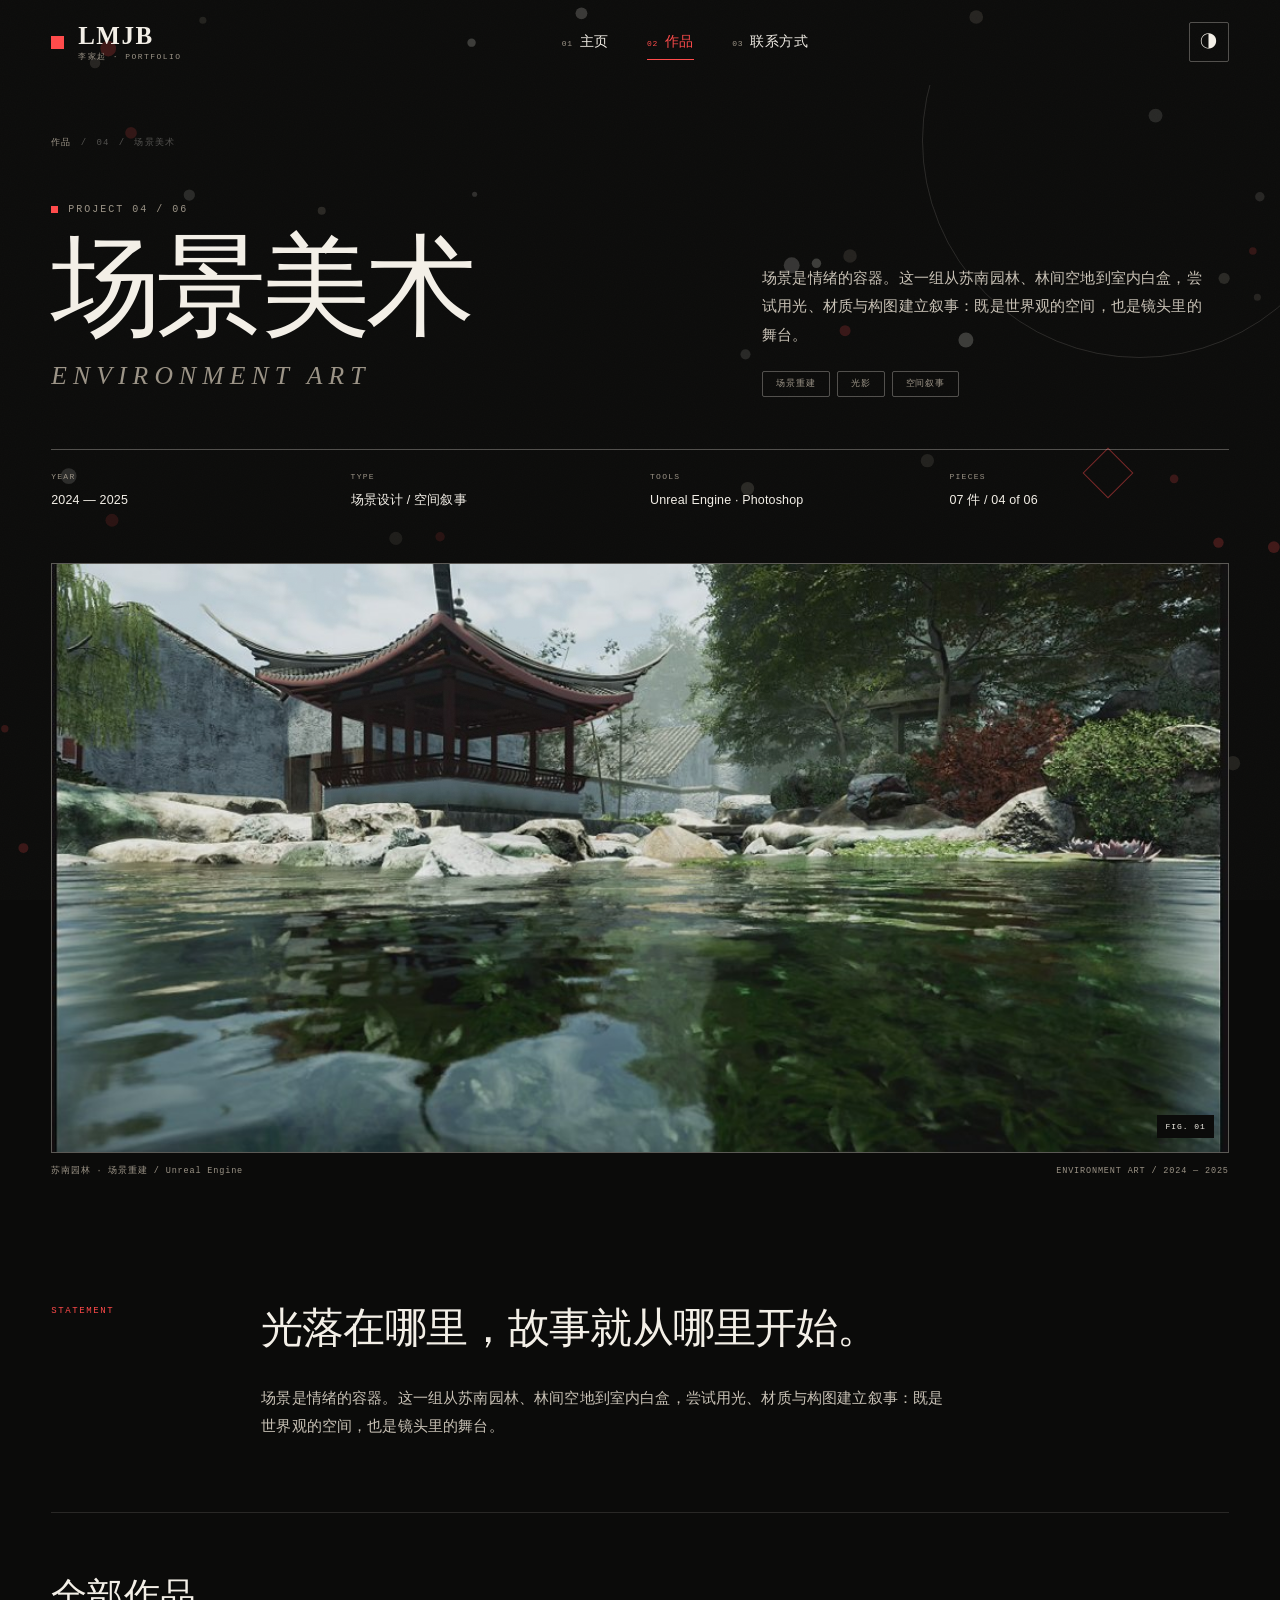
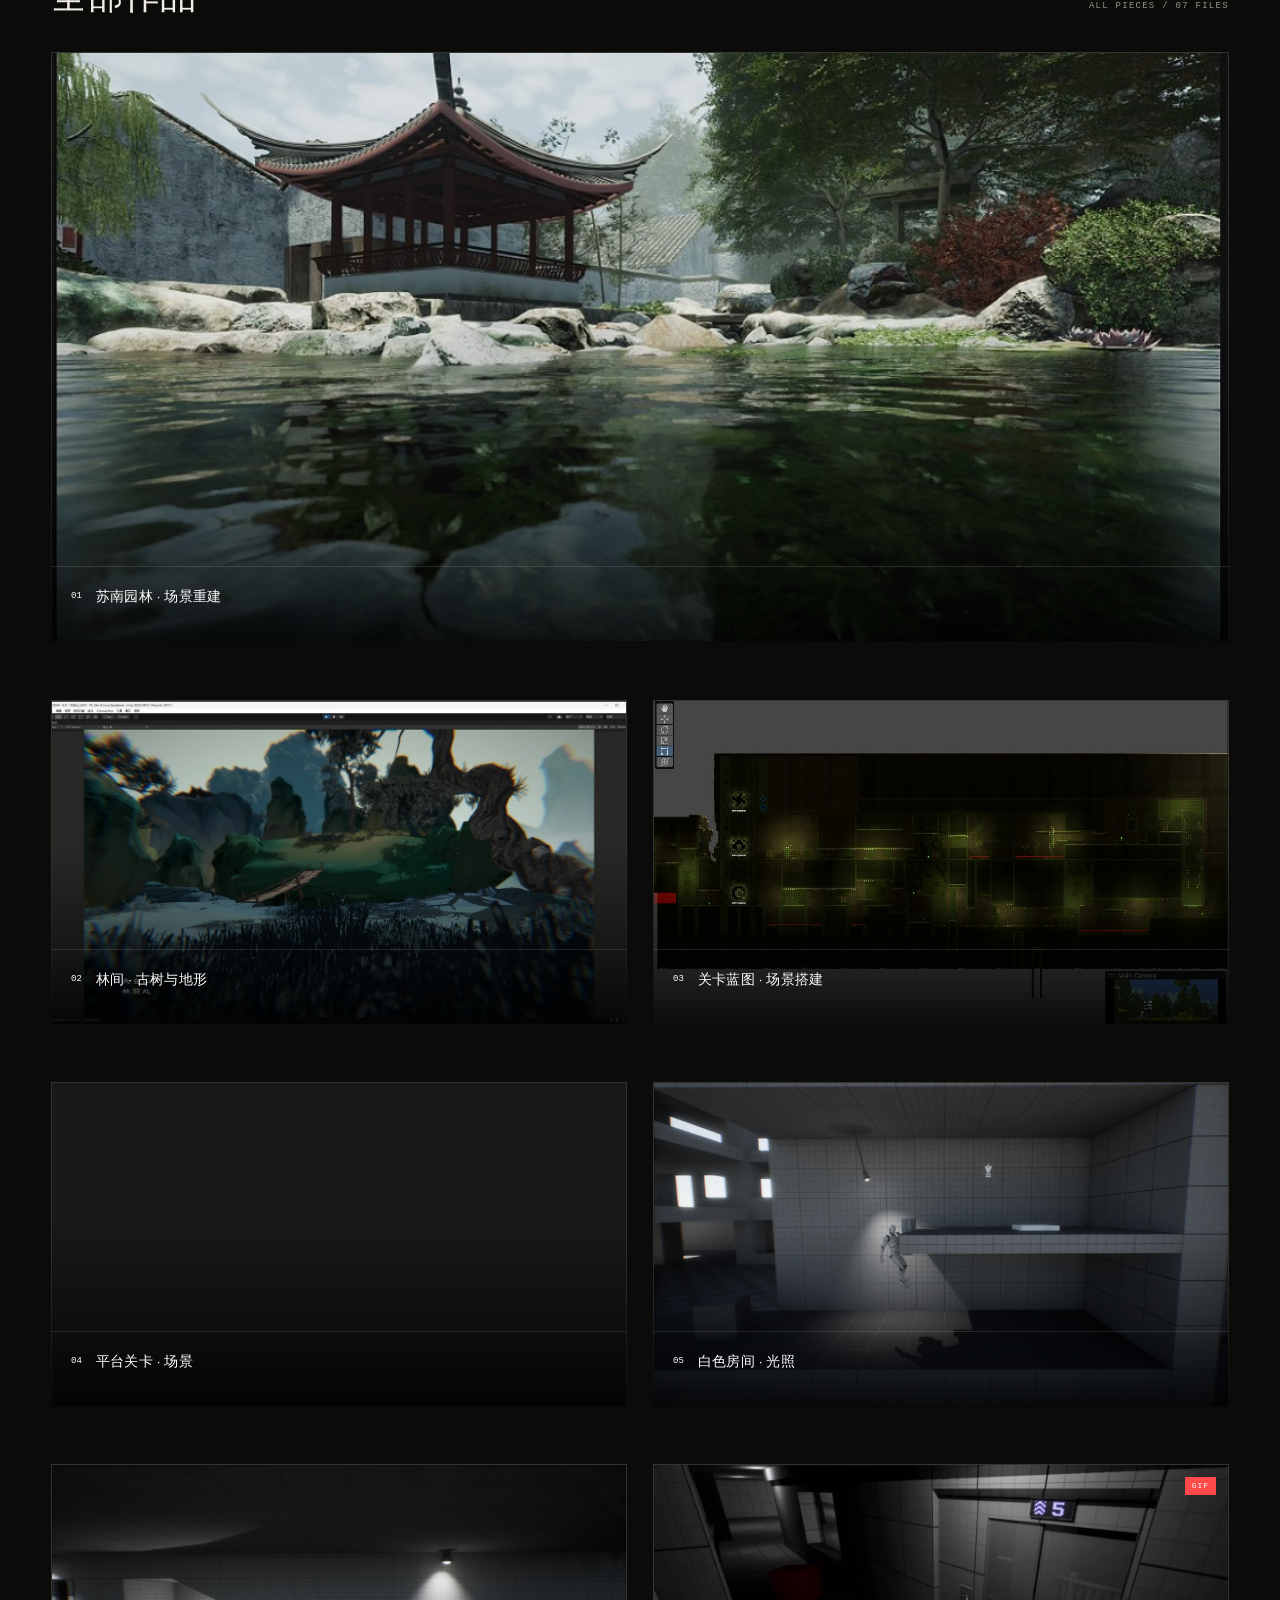
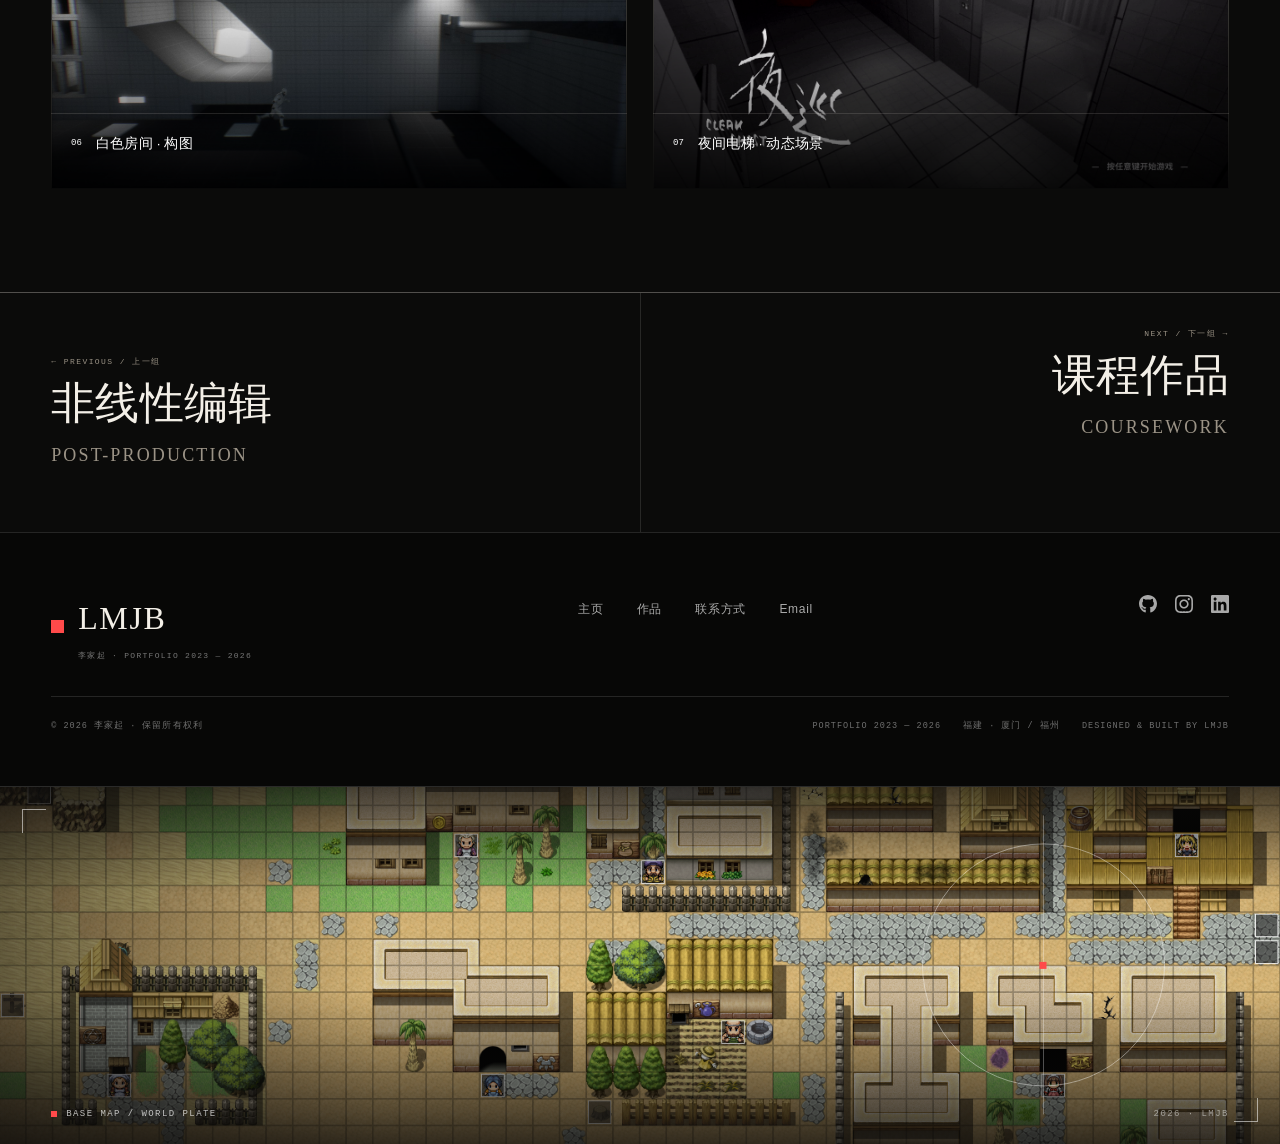
<file: project-4.html>
<!DOCTYPE html>
<html lang="zh-CN">
  <head>
    <meta charset="UTF-8" />
    <meta http-equiv="X-UA-Compatible" content="IE=edge" />
    <meta name="viewport" content="width=device-width, initial-scale=1.0" />
    <title>场景美术 · 作品 04 — 李家起</title>
    <meta name="description" content="场景美术 / ENVIRONMENT ART：场景是情绪的容器。这一组从苏南园林、林间空地到室内白盒，尝试用光、材质与构图建立叙事：既是世界观的空间，也是镜头里的舞台。" />
    <meta name="theme-color" content="#0b0b0a" />
    <meta property="og:title" content="场景美术 · 作品 04 — 李家起" />
    <meta property="og:description" content="场景美术 / ENVIRONMENT ART：场景是情绪的容器。这一组从苏南园林、林间空地到室内白盒，尝试用光、材质与构图建立叙事：既是世界观的空间，也是镜头里的舞台。" />
    <meta property="og:type" content="website" />
    <link rel="icon" href="./img/favicon.svg" type="image/svg+xml" />
    <link rel="stylesheet" href="./css/main.css" />
    <script>(function(){try{var q=new URLSearchParams(location.search).get('theme');var s=localStorage.getItem('lmjb-theme');var d=q?q==='dark':(s?s==='dark':true);if(d)document.documentElement.classList.add('dark');}catch(e){}})();</script>
    <style>
      #particle-bg {
        position: fixed;
        inset: 0;
        width: 100%;
        height: 100%;
        display: block;
        pointer-events: none;
        z-index: -1;
      }
    </style>
      <style id="detail-hover-style">
/* =========================================================
         详情页作品卡 .piece · 悬停效果
         ========================================================= */
      #main .piece {
        position: relative !important;
        display: block !important;
        overflow: hidden !important;
        border-radius: 6px;
        transition: transform .5s cubic-bezier(.4,0,.6,1), box-shadow .5s ease !important;
        will-change: transform;
        transform: translateZ(0);
      }
      #main .piece:hover {
        transform: translateY(-8px) !important;
        box-shadow: 0 18px 36px -18px rgba(0,0,0,.22), 0 36px 72px -36px rgba(0,0,0,.28) !important;
        transition: transform 1.2s cubic-bezier(.16,1,.3,1), box-shadow 1.2s cubic-bezier(.16,1,.3,1) !important;
      }
      html.dark #main .piece:hover {
        box-shadow: 0 18px 36px -18px rgba(0,0,0,.6), 0 36px 72px -36px rgba(0,0,0,.7) !important;
      }
      #main .piece__media {
        display: block !important;
        position: relative !important;
        overflow: hidden !important;
        width: 100%;
      }
      #main .piece__media img {
        display: block !important;
        width: 100% !important;
        height: auto !important;
        transition: transform .5s cubic-bezier(.4,0,.6,1), filter .5s ease !important;
        will-change: transform;
        backface-visibility: hidden;
        transform: scale(1) !important;
      }
      #main .piece:hover .piece__media img {
        transform: scale(1.15) !important;
        filter: brightness(.88) saturate(1.08) !important;
        transition: transform 1.4s cubic-bezier(.16,1,.3,1), filter 1s ease !important;
      }
      #main .piece::after {
        content: "";
        position: absolute;
        left: 0; right: 0; bottom: 0;
        height: 55%;
        background: linear-gradient(to top, rgba(0,0,0,.82) 0%, rgba(0,0,0,.4) 45%, transparent 100%);
        pointer-events: none;
        z-index: 1;
        transition: opacity 1s ease;
        opacity: 1;
      }
      #main .piece:hover::after { opacity: .9; }
      #main .piece__cap {
        position: absolute !important;
        left: 0 !important; right: 0 !important; bottom: 0 !important;
        z-index: 2 !important;
        padding: 20px 20px 18px !important;
        margin: 0 !important;
        color: #fff !important;
        background: transparent !important;
        display: flex !important;
        align-items: flex-start !important;
        gap: 14px !important;
      }
      #main .piece__cap * { color: #fff !important; }
      #main .piece__cap p {
        opacity: 0 !important;
        transform: translateY(12px) !important;
        transition: transform .9s cubic-bezier(.16,1,.3,1), opacity .7s ease !important;
      }
      #main .piece__cap .piece__num,
      #main .piece__cap h3 {
        transition: transform .9s cubic-bezier(.16,1,.3,1) !important;
      }
      @media (hover: hover) {
        #main .piece:hover .piece__num,
        #main .piece:hover .piece__cap h3 { transform: translateY(-3px) !important; }
        #main .piece:hover .piece__cap p {
          opacity: 1 !important;
          transform: translateY(0) !important;
          transition-delay: .12s !important;
        }
      }
      @media (hover: none) {
        #main .piece__cap p { opacity: 1 !important; transform: none !important; }
      }
      @media (prefers-reduced-motion: reduce) {
        #main .piece, #main .piece__media img, #main .piece__cap p,
        #main .piece__cap .piece__num, #main .piece__cap h3 { transition: none !important; }
        #main .piece:hover, #main .piece:hover .piece__media img,
        #main .piece:hover .piece__cap p, #main .piece:hover .piece__cap h3,
        #main .piece:hover .piece__cap .piece__num { transform: none !important; filter: none !important; }
      }

      /* --- gallery-feature 主视觉同样加强 --- */
      #main .gallery-feature { position: relative; }
      #main .gallery-feature__media img {
        transition: transform .5s cubic-bezier(.4,0,.6,1), filter .5s ease !important;
      }
      #main .gallery-feature:hover .gallery-feature__media img {
        transform: scale(1.06) !important;
        filter: brightness(.94) !important;
        transition: transform 1.4s cubic-bezier(.16,1,.3,1), filter 1s ease !important;
      }
    </style>
      <link rel="stylesheet" href="./css/v3.css" />
  </head>
  <body class="page page--project project-4">
    <canvas id="particle-bg" aria-hidden="true"></canvas>
    <a class="skip-link" href="#main">跳到主要内容</a>
    <div class="progress" aria-hidden="true"><span></span></div>

    <header class="site-head">
      <div class="site-head__inner">
        <a class="brand" href="./index.html" aria-label="李家起作品集首页">
          <span class="brand__mark" aria-hidden="true"></span>
          <span class="brand__text">
            <strong>LMJB</strong>
            <small>李家起 · PORTFOLIO</small>
          </span>
        </a>

        <nav class="nav" aria-label="主导航">
          <a class="nav__link" href="./index.html"><span>01</span>主页</a>
          <a class="nav__link is-active" href="./projects.html" aria-current="page"><span>02</span>作品</a>
          <a class="nav__link" href="./contacts.html"><span>03</span>联系方式</a>
        </nav>

        <div class="site-head__tools">
          <button class="theme-btn" type="button" aria-label="切换深浅色" aria-pressed="false">
            <span class="theme-btn__icon" aria-hidden="true">◐</span>
          </button>
          <button class="menu-btn" type="button" aria-label="打开菜单" aria-expanded="false" aria-controls="mobile-menu">
            <span></span><span></span>
          </button>
        </div>
      </div>
    </header>

    <div class="mobile-menu" id="mobile-menu">
      <nav class="mobile-menu__nav" aria-label="移动端导航">
        <a class="mobile-menu__link" href="./index.html"><span>01</span>主页</a>
        <a class="mobile-menu__link is-active" href="./projects.html" aria-current="page"><span>02</span>作品</a>
        <a class="mobile-menu__link" href="./contacts.html"><span>03</span>联系方式</a>
      </nav>
      <div class="mobile-menu__foot">
        <a href="mailto:2437597827@qq.com">2437597827@qq.com</a>
        <span>福建 · 厦门 / 福州</span>
        <span>© 2026 李家起 · LMJB</span>
      </div>
    </div>

    <main id="main">
      <section class="project-head">
        <div class="container">
          <nav class="breadcrumb" aria-label="面包屑">
            <a href="./projects.html">作品</a>
            <span>/</span>
            <span>04</span>
            <span>/</span>
            <span>场景美术</span>
          </nav>

          <div class="project-head__grid">
            <div>
              <p class="eyebrow">PROJECT 04 / 06</p>
              <h1 class="project-title">场景美术</h1>
              <span class="project-title__en">ENVIRONMENT ART</span>
            </div>
            <div>
              <p class="project-head__lede">场景是情绪的容器。这一组从苏南园林、林间空地到室内白盒，尝试用光、材质与构图建立叙事：既是世界观的空间，也是镜头里的舞台。</p>
              <div class="statement__tags" style="margin-top:22px"><span class="tag">场景重建</span><span class="tag">光影</span><span class="tag">空间叙事</span></div>
            </div>
          </div>

          <dl class="project-meta">
            <div>
              <dt>Year</dt>
              <dd>2024 — 2025</dd>
            </div>
            <div>
              <dt>Type</dt>
              <dd>场景设计 / 空间叙事</dd>
            </div>
            <div>
              <dt>Tools</dt>
              <dd>Unreal Engine · Photoshop</dd>
            </div>
            <div>
              <dt>Pieces</dt>
              <dd>07 件 / 04 of 06</dd>
            </div>
          </dl>
        </div>
      </section>

      <figure class="project-lead" style="--lead-ar: 1037 / 519" data-reveal>
        <div class="project-lead__frame">
          <img
            src="./img/work/p4/garden-pavilion.jpg"
            alt="苏南园林场景，水池、亭子与假山"
            width="1037"
            height="519"
            fetchpriority="high"
          />
        </div>
        <figcaption>
          <span>苏南园林 · 场景重建 / Unreal Engine</span>
          <span>ENVIRONMENT ART / 2024 — 2025</span>
        </figcaption>
      </figure>

      <div class="container project-body">
        <section class="statement" aria-label="项目陈述">
          <p class="statement__label">Statement</p>
          <div>
            <blockquote>光落在哪里，故事就从哪里开始。</blockquote>
            <p class="statement__text">场景是情绪的容器。这一组从苏南园林、林间空地到室内白盒，尝试用光、材质与构图建立叙事：既是世界观的空间，也是镜头里的舞台。</p>
          </div>
        </section>

        <div class="gallery-head">
          <h2>全部作品</h2>
          <p>ALL PIECES / 07 FILES</p>
        </div>

        <div class="gallery" id="gallery">
          <div class="gallery-row" style="display:contents"><figure class="piece" style="--span:12;--ar:2 / 1" data-reveal>
              <a
                class="piece__media"
                href="./img/work/p4/garden-pavilion.jpg"
                data-lightbox data-full="./img/work/p4/garden-pavilion.jpg" data-caption="苏南园林 · 场景重建" data-meta="Unreal Engine / 水体、假山与亭榭 · PIECE 01"
                aria-label="查看大图：苏南园林 · 场景重建"
              >
                <img
                  src="./img/work/p4/garden-pavilion.jpg"
                  alt="苏南园林场景，池水倒映亭子与假山"
                  width="1037"
                  height="519"
                  loading="lazy"
                  decoding="async"
                />

                <span class="piece__zoom" aria-hidden="true">↗</span>
              </a>
              <figcaption class="piece__cap">
                <span class="piece__num">01</span>
                <span>
                  <h3>苏南园林 · 场景重建</h3>
                  <p>Unreal Engine / 水体、假山与亭榭</p>
                </span>
              </figcaption>
            </figure></div>
          <div class="gallery-row" style="display:contents"><figure class="piece" style="--span:6;--ar:16 / 9" data-reveal>
              <a
                class="piece__media"
                href="./img/work/p4/forest-ancient-tree.jpg"
                data-lightbox data-full="./img/work/p4/forest-ancient-tree.jpg" data-caption="林间 · 古树与地形" data-meta="自然环境 / 植被与雾 · PIECE 02"
                aria-label="查看大图：林间 · 古树与地形"
              >
                <img
                  src="./img/work/p4/forest-ancient-tree.jpg"
                  alt="游戏森林场景，古树与草地"
                  width="1266"
                  height="694"
                  loading="lazy"
                  decoding="async"
                />

                <span class="piece__zoom" aria-hidden="true">↗</span>
              </a>
              <figcaption class="piece__cap">
                <span class="piece__num">02</span>
                <span>
                  <h3>林间 · 古树与地形</h3>
                  <p>自然环境 / 植被与雾</p>
                </span>
              </figcaption>
            </figure>
            <figure class="piece" style="--span:6;--ar:16 / 9" data-reveal>
              <a
                class="piece__media"
                href="./img/work/p4/scene-blueprint.jpg"
                data-lightbox data-full="./img/work/p4/scene-blueprint.jpg" data-caption="关卡蓝图 · 场景搭建" data-meta="Unreal Engine / 模块与灯光 · PIECE 03"
                aria-label="查看大图：关卡蓝图 · 场景搭建"
              >
                <img
                  src="./img/work/p4/scene-blueprint.jpg"
                  alt="Unreal Engine 蓝图编辑器中的场景搭建界面"
                  width="1134"
                  height="759"
                  loading="lazy"
                  decoding="async"
                />

                <span class="piece__zoom" aria-hidden="true">↗</span>
              </a>
              <figcaption class="piece__cap">
                <span class="piece__num">03</span>
                <span>
                  <h3>关卡蓝图 · 场景搭建</h3>
                  <p>Unreal Engine / 模块与灯光</p>
                </span>
              </figcaption>
            </figure></div>
          <div class="gallery-row" style="display:contents"><figure class="piece" style="--span:6;--ar:16 / 9" data-reveal>
              <a
                class="piece__media"
                href="./img/work/p4/scene-platformer.jpg"
                data-lightbox data-full="./img/work/p4/scene-platformer.jpg" data-caption="平台关卡 · 场景" data-meta="2D 空间 / 材质与层次 · PIECE 04"
                aria-label="查看大图：平台关卡 · 场景"
              >
                <img
                  src="./img/work/p4/scene-platformer.jpg"
                  alt="2D 平台游戏场景，绿色地下空间"
                  width="1800"
                  height="1041"
                  loading="lazy"
                  decoding="async"
                />

                <span class="piece__zoom" aria-hidden="true">↗</span>
              </a>
              <figcaption class="piece__cap">
                <span class="piece__num">04</span>
                <span>
                  <h3>平台关卡 · 场景</h3>
                  <p>2D 空间 / 材质与层次</p>
                </span>
              </figcaption>
            </figure>
            <figure class="piece" style="--span:6;--ar:16 / 9" data-reveal>
              <a
                class="piece__media"
                href="./img/work/p4/tile-room-01.jpg"
                data-lightbox data-full="./img/work/p4/tile-room-01.jpg" data-caption="白色房间 · 光照" data-meta="室内白盒 / 聚光与投影 · PIECE 05"
                aria-label="查看大图：白色房间 · 光照"
              >
                <img
                  src="./img/work/p4/tile-room-01.jpg"
                  alt="白色瓷砖房间场景，聚光灯照向角色"
                  width="1800"
                  height="1012"
                  loading="lazy"
                  decoding="async"
                />

                <span class="piece__zoom" aria-hidden="true">↗</span>
              </a>
              <figcaption class="piece__cap">
                <span class="piece__num">05</span>
                <span>
                  <h3>白色房间 · 光照</h3>
                  <p>室内白盒 / 聚光与投影</p>
                </span>
              </figcaption>
            </figure></div>
          <div class="gallery-row" style="display:contents"><figure class="piece" style="--span:6;--ar:16 / 9" data-reveal>
              <a
                class="piece__media"
                href="./img/work/p4/tile-room-02.jpg"
                data-lightbox data-full="./img/work/p4/tile-room-02.jpg" data-caption="白色房间 · 构图" data-meta="室内白盒 / 开口与动线 · PIECE 06"
                aria-label="查看大图：白色房间 · 构图"
              >
                <img
                  src="./img/work/p4/tile-room-02.jpg"
                  alt="白色瓷砖房间场景，墙上开口透光"
                  width="1800"
                  height="1012"
                  loading="lazy"
                  decoding="async"
                />

                <span class="piece__zoom" aria-hidden="true">↗</span>
              </a>
              <figcaption class="piece__cap">
                <span class="piece__num">06</span>
                <span>
                  <h3>白色房间 · 构图</h3>
                  <p>室内白盒 / 开口与动线</p>
                </span>
              </figcaption>
            </figure>
            <figure class="piece" style="--span:6;--ar:16 / 9" data-reveal>
              <a
                class="piece__media"
                href="./img/work/p4/elevator-night.gif"
                data-lightbox data-full="./img/work/p4/elevator-night.gif" data-caption="夜间电梯 · 动态场景" data-meta="GIF 动态 / 灯光与空间引导 · PIECE 07"
                aria-label="查看大图：夜间电梯 · 动态场景"
              >
                <img
                  src="./img/work/p4/elevator-night.gif"
                  alt="夜间电梯厅场景动态影像"
                  width="1280"
                  height="720"
                  loading="lazy"
                  decoding="async"
                />
                <span class="piece__badge">GIF</span>
                <span class="piece__zoom" aria-hidden="true">↗</span>
              </a>
              <figcaption class="piece__cap">
                <span class="piece__num">07</span>
                <span>
                  <h3>夜间电梯 · 动态场景</h3>
                  <p>GIF 动态 / 灯光与空间引导</p>
                </span>
              </figcaption>
            </figure></div>
        </div>
      </div>

      <section class="project-nav" aria-label="项目导航">
        <div class="container">
          <div class="project-nav__inner">
            <a href="./project-3.html">
              <small>← PREVIOUS / 上一组</small>
              <strong>非线性编辑</strong>
              <em>POST-PRODUCTION</em>
            </a>
            <a href="./project-5.html">
              <small>NEXT / 下一组 →</small>
              <strong>课程作品</strong>
              <em>COURSEWORK</em>
            </a>
          </div>
        </div>
      </section>
    </main>


    <footer class="footer" id="site-footer">
      <div class="container">
        <div class="footer__top">
          <a class="footer__brand" href="./index.html" aria-label="返回首页">
            <span class="brand__mark" aria-hidden="true"></span>
            <span>
              <strong>LMJB</strong>
              <small>李家起 · PORTFOLIO 2023 — 2026</small>
            </span>
          </a>
          <nav class="footer__nav" aria-label="页脚导航">
            <a href="./index.html">主页</a>
            <a href="./projects.html">作品</a>
            <a href="./contacts.html">联系方式</a>
            <a href="mailto:2437597827@qq.com">Email</a>
          </nav>
          <ul class="social">
            <li><a href="#!" aria-label="GitHub" target="_blank" rel="noreferrer"><img src="./img/icons/gitHub.svg" alt="" width="18" height="18" loading="lazy" /></a></li>
            <li><a href="#!" aria-label="Instagram" target="_blank" rel="noreferrer"><img src="./img/icons/instagram.svg" alt="" width="18" height="18" loading="lazy" /></a></li>
            <li><a href="#!" aria-label="LinkedIn" target="_blank" rel="noreferrer"><img src="./img/icons/linkedIn.svg" alt="" width="18" height="18" loading="lazy" /></a></li>
          </ul>
        </div>
        <div class="footer__bottom">
          <span>© 2026 李家起 · 保留所有权利</span>
          <div class="footer__meta">
            <span>PORTFOLIO 2023 — 2026</span>
            <span>福建 · 厦门 / 福州</span>
            <span>DESIGNED &amp; BUILT BY LMJB</span>
          </div>
        </div>
      </div>
    
      <!-- 底部底图：替换 img/bottom-map.png 即可（建议 2:1 横图） -->
      <div class="baseplate">
        <img id="bottom-map" src="./img/bottom-map.png" alt="像素风格游戏世界地图" width="1535" height="703" loading="lazy" decoding="async" />
        <div class="baseplate__reticle" aria-hidden="true">
          <span class="baseplate__ring"></span>
          <span class="baseplate__center"></span>
        </div>
        <span class="baseplate__corner baseplate__corner--tl" aria-hidden="true"></span>
        <span class="baseplate__corner baseplate__corner--br" aria-hidden="true"></span>
        <div class="baseplate__meta">
          <span class="baseplate__label"><i aria-hidden="true"></i>BASE MAP / WORLD PLATE</span>
          <span class="baseplate__note">2026 · LMJB</span>
        </div>
      </div>
    </footer>

    <div class="lightbox" id="lightbox" hidden role="dialog" aria-modal="true" aria-label="作品大图">
      <div class="lightbox__bar">
        <span class="lightbox__brand">LMJB / ARCHIVE</span>
        <button class="lightbox__close" type="button" aria-label="关闭大图">关闭 <span aria-hidden="true">✕</span></button>
      </div>
      <div class="lightbox__stage">
        <button class="lightbox__nav lightbox__nav--prev" type="button" aria-label="上一张">←</button>
        <figure class="lightbox__figure">
          <img class="lightbox__img" src="[data-uri]" alt="" />
        </figure>
        <button class="lightbox__nav lightbox__nav--next" type="button" aria-label="下一张">→</button>
      </div>
      <div class="lightbox__foot">
        <div class="lightbox__caption">
          <span class="lightbox__caption-text"></span>
          <span class="lightbox__caption-meta"></span>
        </div>
        <div class="lightbox__counter">01 <em>/</em> 01</div>
      </div>
    </div>

    <noscript><style>[data-reveal]{opacity:1 !important;transform:none !important}</style></noscript>
    <script src="./js/main.js"></script>
    <script>window.PARTICLE_BG_OVERRIDE = { count: 45, alpha: 0.22 };</script>
    <script src="./js/particle-bg.js"></script>
  
    <script id="detail-hover-script">
(function () {
      'use strict';
      if (!matchMedia('(hover: hover) and (pointer: fine)').matches) return;
      var EASE_IN = 'cubic-bezier(0.16, 1, 0.3, 1)';
      var EASE_OUT = 'cubic-bezier(0.4, 0, 0.6, 1)';
      document.querySelectorAll('#main .piece').forEach(function (piece) {
        var img = piece.querySelector('.piece__media img');
        var num = piece.querySelector('.piece__num');
        var h3 = piece.querySelector('.piece__cap h3');
        var p = piece.querySelector('.piece__cap p');
        piece.style.setProperty('transition', 'transform .5s ' + EASE_OUT + ', box-shadow .5s ease', 'important');
        if (img) img.style.setProperty('transition', 'transform .5s ' + EASE_OUT + ', filter .5s ease', 'important');
        function onEnter() {
          piece.style.setProperty('transform', 'translateY(-8px)', 'important');
          piece.style.setProperty('box-shadow', '0 18px 36px -18px rgba(0,0,0,.25), 0 36px 72px -36px rgba(0,0,0,.3)', 'important');
          piece.style.setProperty('transition', 'transform 1.2s ' + EASE_IN + ', box-shadow 1.2s ' + EASE_IN, 'important');
          if (img) {
            img.style.setProperty('transform', 'scale(1.15)', 'important');
            img.style.setProperty('filter', 'brightness(.88) saturate(1.08)', 'important');
            img.style.setProperty('transition', 'transform 1.4s ' + EASE_IN + ', filter 1s ease', 'important');
          }
          if (num) num.style.setProperty('transform', 'translateY(-3px)', 'important');
          if (h3) h3.style.setProperty('transform', 'translateY(-3px)', 'important');
          if (p) {
            p.style.setProperty('opacity', '1', 'important');
            p.style.setProperty('transform', 'translateY(0)', 'important');
            p.style.setProperty('transition', 'transform .9s ' + EASE_IN + ' .12s, opacity .7s ease .12s', 'important');
          }
        }
        function onLeave() {
          piece.style.setProperty('transform', 'translateY(0)', 'important');
          piece.style.setProperty('box-shadow', 'none', 'important');
          piece.style.setProperty('transition', 'transform .5s ' + EASE_OUT + ', box-shadow .5s ease', 'important');
          if (img) {
            img.style.setProperty('transform', 'scale(1)', 'important');
            img.style.setProperty('filter', 'none', 'important');
            img.style.setProperty('transition', 'transform .5s ' + EASE_OUT + ', filter .5s ease', 'important');
          }
          if (num) num.style.setProperty('transform', 'translateY(0)', 'important');
          if (h3) h3.style.setProperty('transform', 'translateY(0)', 'important');
          if (p) {
            p.style.setProperty('opacity', '0', 'important');
            p.style.setProperty('transform', 'translateY(12px)', 'important');
          }
        }
        piece.addEventListener('mouseenter', onEnter);
        piece.addEventListener('mouseleave', onLeave);
        piece.addEventListener('touchstart', function () {
          if (p) p.style.setProperty('opacity', '1', 'important');
        }, { passive: true });
      });
    })();
    </script>
      <script src="./js/v3.js"></script>
  </body>
</html>
</file>
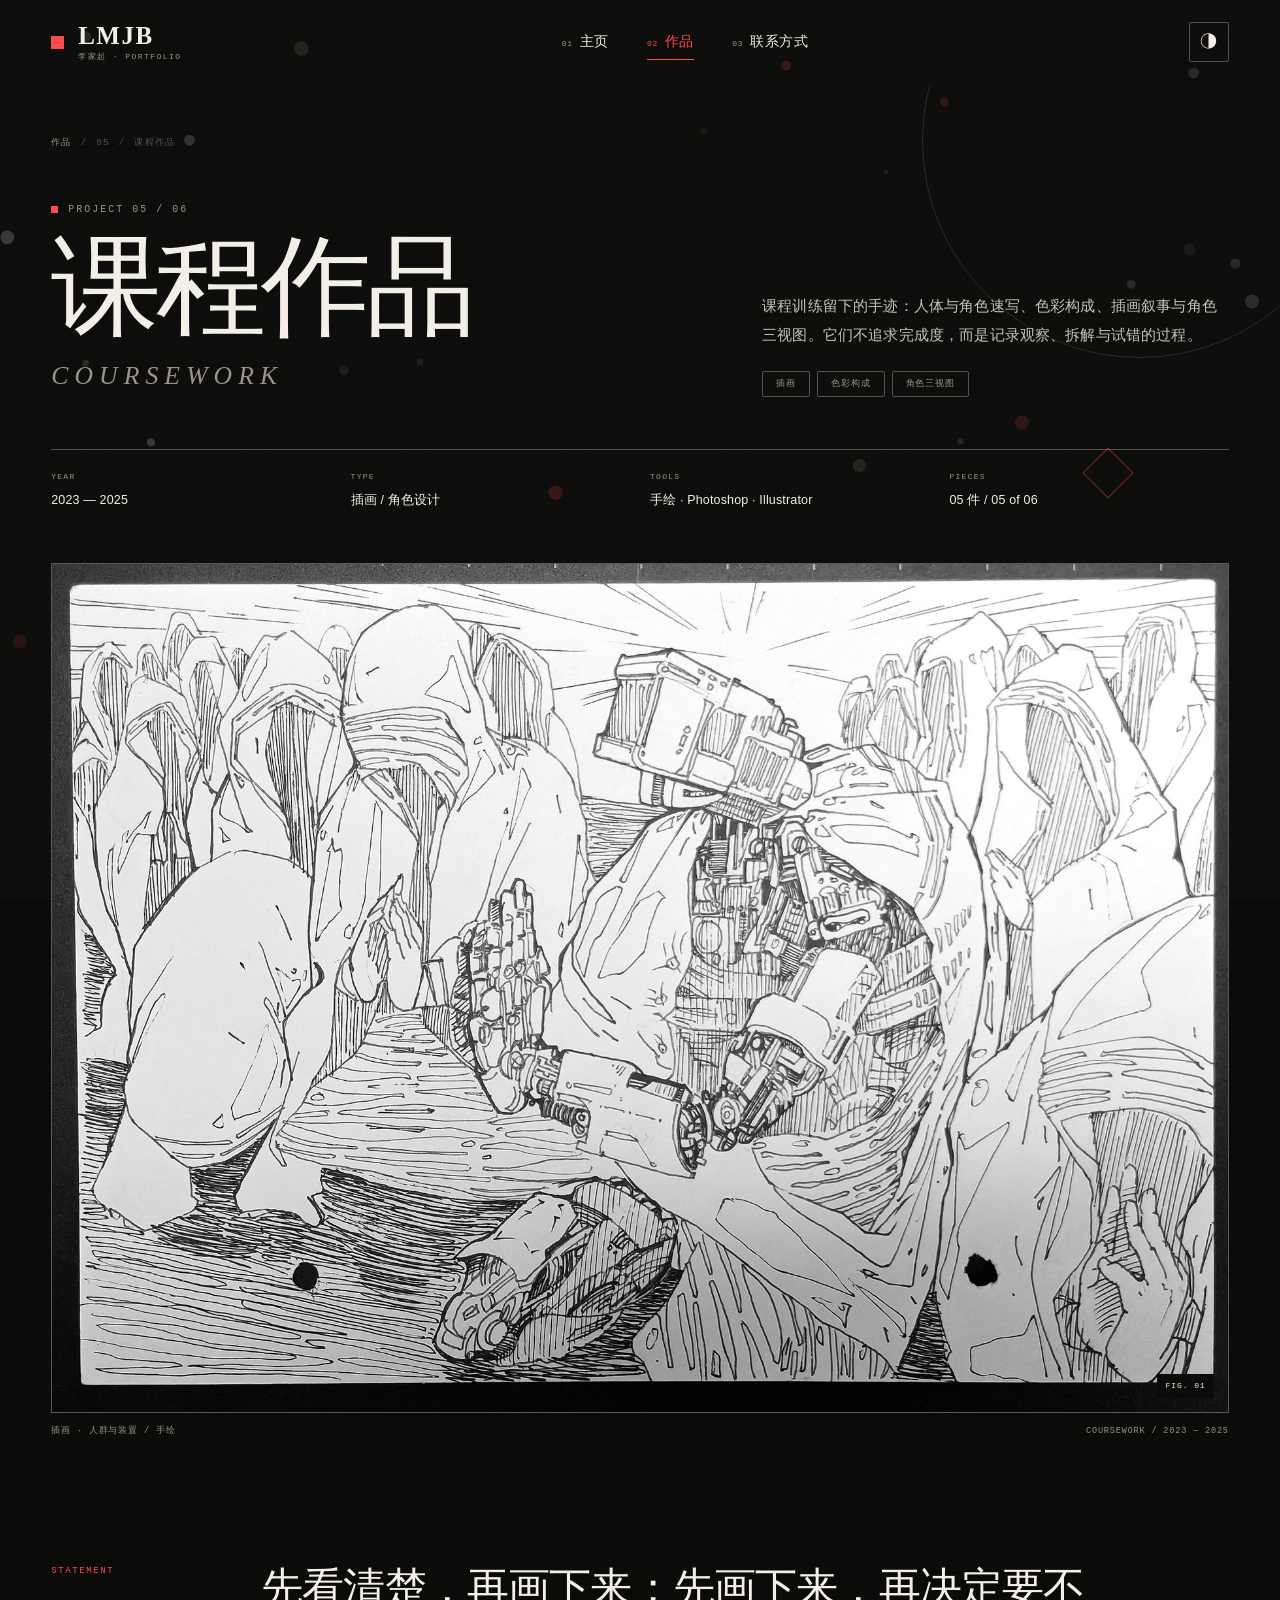
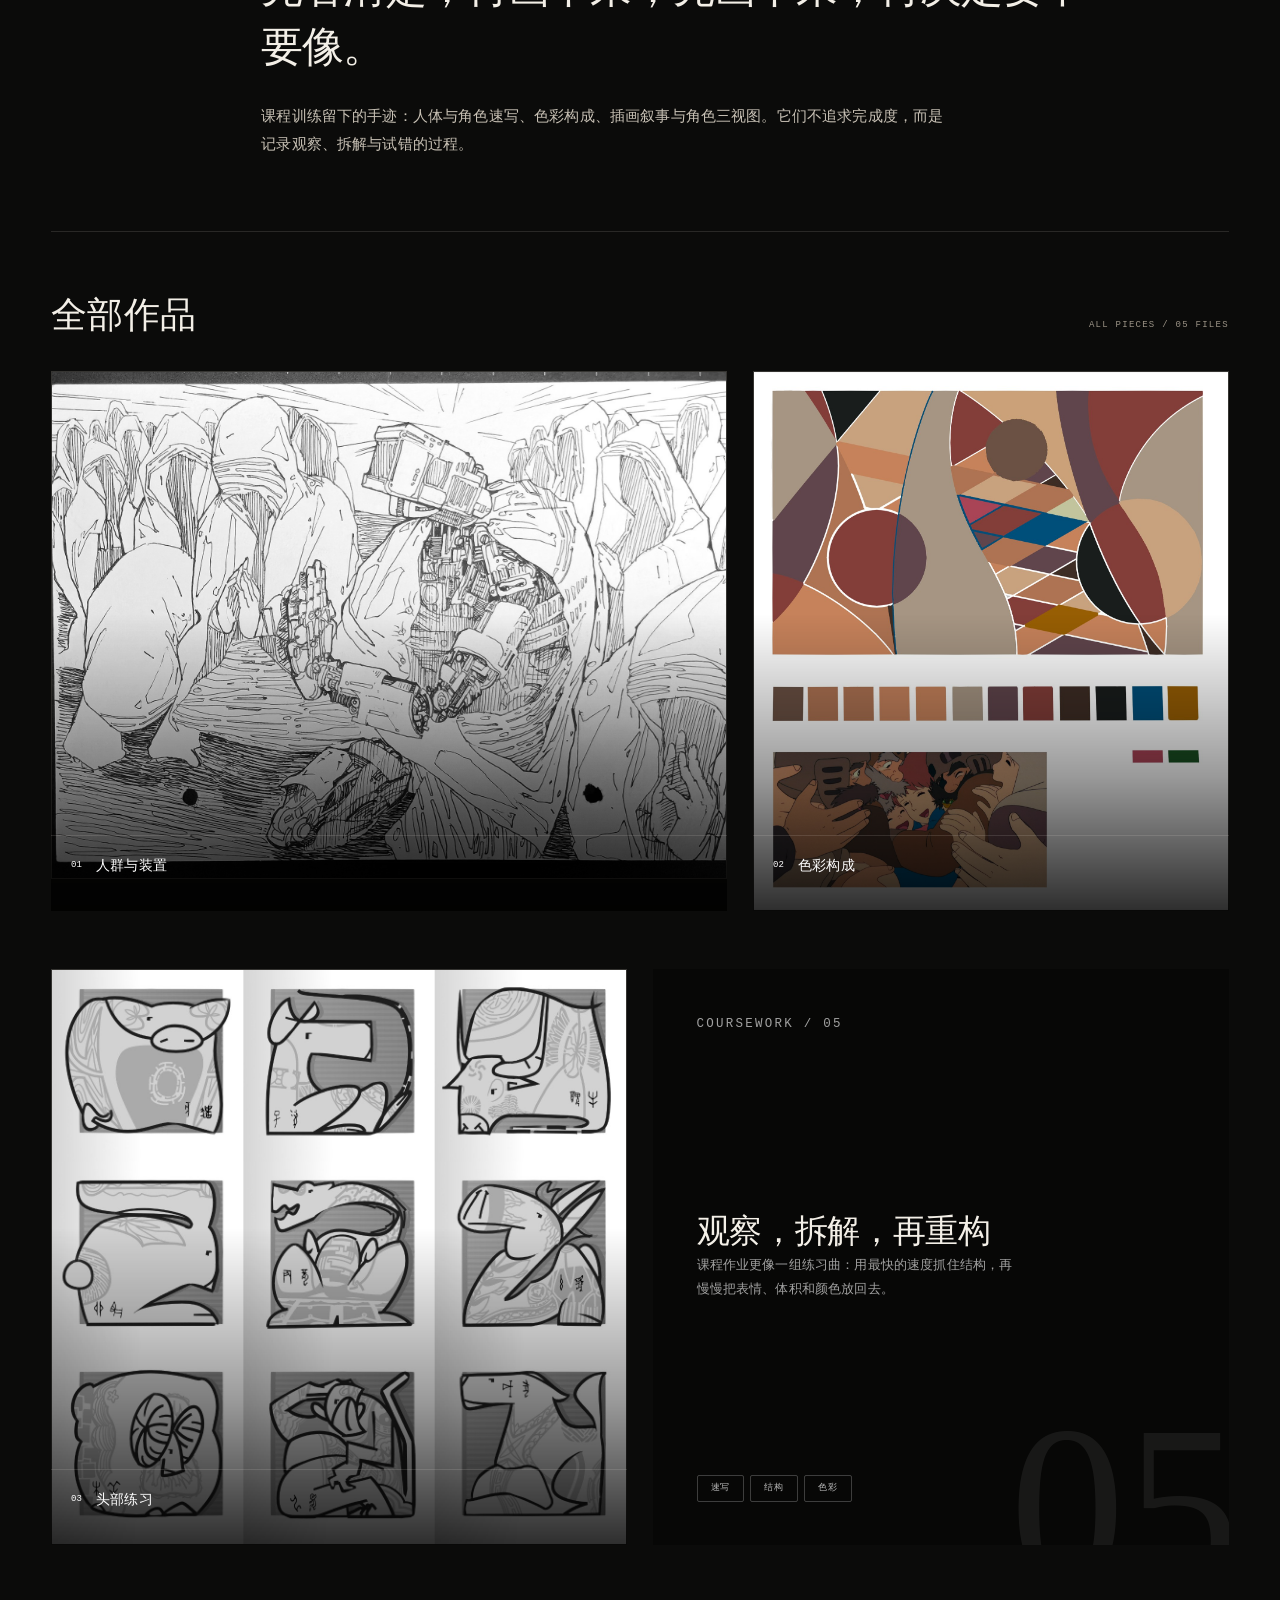
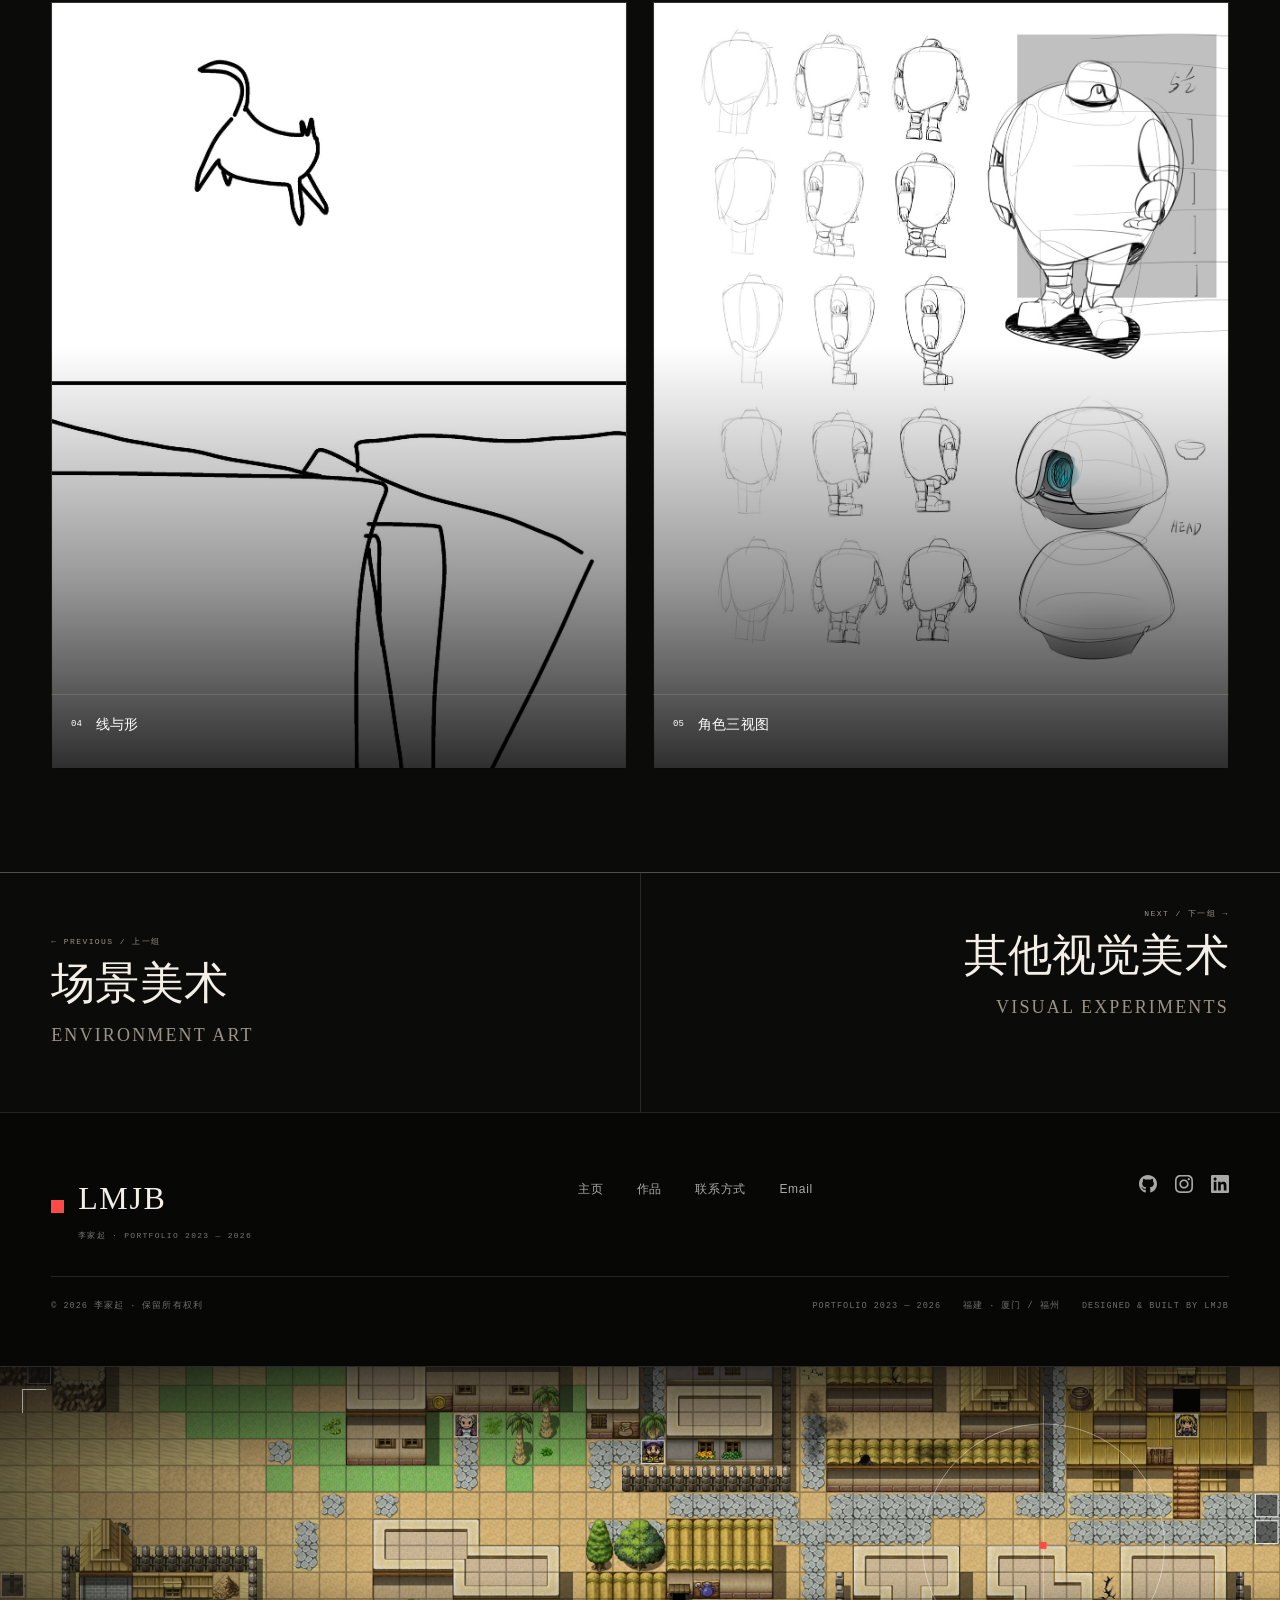
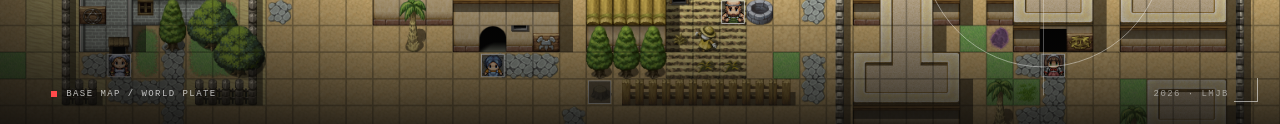
<file: project-5.html>
<!DOCTYPE html>
<html lang="zh-CN">
  <head>
    <meta charset="UTF-8" />
    <meta http-equiv="X-UA-Compatible" content="IE=edge" />
    <meta name="viewport" content="width=device-width, initial-scale=1.0" />
    <title>课程作品 · 作品 05 — 李家起</title>
    <meta name="description" content="课程作品 / COURSEWORK：课程训练留下的手迹：人体与角色速写、色彩构成、插画叙事与角色三视图。它们不追求完成度，而是记录观察、拆解与试错的过程。" />
    <meta name="theme-color" content="#0b0b0a" />
    <meta property="og:title" content="课程作品 · 作品 05 — 李家起" />
    <meta property="og:description" content="课程作品 / COURSEWORK：课程训练留下的手迹：人体与角色速写、色彩构成、插画叙事与角色三视图。它们不追求完成度，而是记录观察、拆解与试错的过程。" />
    <meta property="og:type" content="website" />
    <link rel="icon" href="./img/favicon.svg" type="image/svg+xml" />
    <link rel="stylesheet" href="./css/main.css" />
    <script>(function(){try{var q=new URLSearchParams(location.search).get('theme');var s=localStorage.getItem('lmjb-theme');var d=q?q==='dark':(s?s==='dark':true);if(d)document.documentElement.classList.add('dark');}catch(e){}})();</script>
    <style>
      #particle-bg {
        position: fixed;
        inset: 0;
        width: 100%;
        height: 100%;
        display: block;
        pointer-events: none;
        z-index: -1;
      }
    </style>
      <style id="detail-hover-style">
/* =========================================================
         详情页作品卡 .piece · 悬停效果
         ========================================================= */
      #main .piece {
        position: relative !important;
        display: block !important;
        overflow: hidden !important;
        border-radius: 6px;
        transition: transform .5s cubic-bezier(.4,0,.6,1), box-shadow .5s ease !important;
        will-change: transform;
        transform: translateZ(0);
      }
      #main .piece:hover {
        transform: translateY(-8px) !important;
        box-shadow: 0 18px 36px -18px rgba(0,0,0,.22), 0 36px 72px -36px rgba(0,0,0,.28) !important;
        transition: transform 1.2s cubic-bezier(.16,1,.3,1), box-shadow 1.2s cubic-bezier(.16,1,.3,1) !important;
      }
      html.dark #main .piece:hover {
        box-shadow: 0 18px 36px -18px rgba(0,0,0,.6), 0 36px 72px -36px rgba(0,0,0,.7) !important;
      }
      #main .piece__media {
        display: block !important;
        position: relative !important;
        overflow: hidden !important;
        width: 100%;
      }
      #main .piece__media img {
        display: block !important;
        width: 100% !important;
        height: auto !important;
        transition: transform .5s cubic-bezier(.4,0,.6,1), filter .5s ease !important;
        will-change: transform;
        backface-visibility: hidden;
        transform: scale(1) !important;
      }
      #main .piece:hover .piece__media img {
        transform: scale(1.15) !important;
        filter: brightness(.88) saturate(1.08) !important;
        transition: transform 1.4s cubic-bezier(.16,1,.3,1), filter 1s ease !important;
      }
      #main .piece::after {
        content: "";
        position: absolute;
        left: 0; right: 0; bottom: 0;
        height: 55%;
        background: linear-gradient(to top, rgba(0,0,0,.82) 0%, rgba(0,0,0,.4) 45%, transparent 100%);
        pointer-events: none;
        z-index: 1;
        transition: opacity 1s ease;
        opacity: 1;
      }
      #main .piece:hover::after { opacity: .9; }
      #main .piece__cap {
        position: absolute !important;
        left: 0 !important; right: 0 !important; bottom: 0 !important;
        z-index: 2 !important;
        padding: 20px 20px 18px !important;
        margin: 0 !important;
        color: #fff !important;
        background: transparent !important;
        display: flex !important;
        align-items: flex-start !important;
        gap: 14px !important;
      }
      #main .piece__cap * { color: #fff !important; }
      #main .piece__cap p {
        opacity: 0 !important;
        transform: translateY(12px) !important;
        transition: transform .9s cubic-bezier(.16,1,.3,1), opacity .7s ease !important;
      }
      #main .piece__cap .piece__num,
      #main .piece__cap h3 {
        transition: transform .9s cubic-bezier(.16,1,.3,1) !important;
      }
      @media (hover: hover) {
        #main .piece:hover .piece__num,
        #main .piece:hover .piece__cap h3 { transform: translateY(-3px) !important; }
        #main .piece:hover .piece__cap p {
          opacity: 1 !important;
          transform: translateY(0) !important;
          transition-delay: .12s !important;
        }
      }
      @media (hover: none) {
        #main .piece__cap p { opacity: 1 !important; transform: none !important; }
      }
      @media (prefers-reduced-motion: reduce) {
        #main .piece, #main .piece__media img, #main .piece__cap p,
        #main .piece__cap .piece__num, #main .piece__cap h3 { transition: none !important; }
        #main .piece:hover, #main .piece:hover .piece__media img,
        #main .piece:hover .piece__cap p, #main .piece:hover .piece__cap h3,
        #main .piece:hover .piece__cap .piece__num { transform: none !important; filter: none !important; }
      }

      /* --- gallery-feature 主视觉同样加强 --- */
      #main .gallery-feature { position: relative; }
      #main .gallery-feature__media img {
        transition: transform .5s cubic-bezier(.4,0,.6,1), filter .5s ease !important;
      }
      #main .gallery-feature:hover .gallery-feature__media img {
        transform: scale(1.06) !important;
        filter: brightness(.94) !important;
        transition: transform 1.4s cubic-bezier(.16,1,.3,1), filter 1s ease !important;
      }
    </style>
      <link rel="stylesheet" href="./css/v3.css" />
  </head>
  <body class="page page--project project-5">
    <canvas id="particle-bg" aria-hidden="true"></canvas>
    <a class="skip-link" href="#main">跳到主要内容</a>
    <div class="progress" aria-hidden="true"><span></span></div>

    <header class="site-head">
      <div class="site-head__inner">
        <a class="brand" href="./index.html" aria-label="李家起作品集首页">
          <span class="brand__mark" aria-hidden="true"></span>
          <span class="brand__text">
            <strong>LMJB</strong>
            <small>李家起 · PORTFOLIO</small>
          </span>
        </a>

        <nav class="nav" aria-label="主导航">
          <a class="nav__link" href="./index.html"><span>01</span>主页</a>
          <a class="nav__link is-active" href="./projects.html" aria-current="page"><span>02</span>作品</a>
          <a class="nav__link" href="./contacts.html"><span>03</span>联系方式</a>
        </nav>

        <div class="site-head__tools">
          <button class="theme-btn" type="button" aria-label="切换深浅色" aria-pressed="false">
            <span class="theme-btn__icon" aria-hidden="true">◐</span>
          </button>
          <button class="menu-btn" type="button" aria-label="打开菜单" aria-expanded="false" aria-controls="mobile-menu">
            <span></span><span></span>
          </button>
        </div>
      </div>
    </header>

    <div class="mobile-menu" id="mobile-menu">
      <nav class="mobile-menu__nav" aria-label="移动端导航">
        <a class="mobile-menu__link" href="./index.html"><span>01</span>主页</a>
        <a class="mobile-menu__link is-active" href="./projects.html" aria-current="page"><span>02</span>作品</a>
        <a class="mobile-menu__link" href="./contacts.html"><span>03</span>联系方式</a>
      </nav>
      <div class="mobile-menu__foot">
        <a href="mailto:2437597827@qq.com">2437597827@qq.com</a>
        <span>福建 · 厦门 / 福州</span>
        <span>© 2026 李家起 · LMJB</span>
      </div>
    </div>

    <main id="main">
      <section class="project-head">
        <div class="container">
          <nav class="breadcrumb" aria-label="面包屑">
            <a href="./projects.html">作品</a>
            <span>/</span>
            <span>05</span>
            <span>/</span>
            <span>课程作品</span>
          </nav>

          <div class="project-head__grid">
            <div>
              <p class="eyebrow">PROJECT 05 / 06</p>
              <h1 class="project-title">课程作品</h1>
              <span class="project-title__en">COURSEWORK</span>
            </div>
            <div>
              <p class="project-head__lede">课程训练留下的手迹：人体与角色速写、色彩构成、插画叙事与角色三视图。它们不追求完成度，而是记录观察、拆解与试错的过程。</p>
              <div class="statement__tags" style="margin-top:22px"><span class="tag">插画</span><span class="tag">色彩构成</span><span class="tag">角色三视图</span></div>
            </div>
          </div>

          <dl class="project-meta">
            <div>
              <dt>Year</dt>
              <dd>2023 — 2025</dd>
            </div>
            <div>
              <dt>Type</dt>
              <dd>插画 / 角色设计</dd>
            </div>
            <div>
              <dt>Tools</dt>
              <dd>手绘 · Photoshop · Illustrator</dd>
            </div>
            <div>
              <dt>Pieces</dt>
              <dd>05 件 / 05 of 06</dd>
            </div>
          </dl>
        </div>
      </section>

      <figure class="project-lead" style="--lead-ar: 1800 / 1298" data-reveal>
        <div class="project-lead__frame">
          <img
            src="./img/work/p5/illustration-crowd.jpg"
            alt="黑白插画，人群围观中央的机械装置"
            width="1800"
            height="1298"
            fetchpriority="high"
          />
        </div>
        <figcaption>
          <span>插画 · 人群与装置 / 手绘</span>
          <span>COURSEWORK / 2023 — 2025</span>
        </figcaption>
      </figure>

      <div class="container project-body">
        <section class="statement" aria-label="项目陈述">
          <p class="statement__label">Statement</p>
          <div>
            <blockquote>先看清楚，再画下来；先画下来，再决定要不要像。</blockquote>
            <p class="statement__text">课程训练留下的手迹：人体与角色速写、色彩构成、插画叙事与角色三视图。它们不追求完成度，而是记录观察、拆解与试错的过程。</p>
          </div>
        </section>

        <div class="gallery-head">
          <h2>全部作品</h2>
          <p>ALL PIECES / 05 FILES</p>
        </div>

        <div class="gallery" id="gallery">
          <div class="gallery-row" style="display:contents"><figure class="piece" style="--span:7;--ar:4 / 3" data-reveal>
              <a
                class="piece__media"
                href="./img/work/p5/illustration-crowd.jpg"
                data-lightbox data-full="./img/work/p5/illustration-crowd.jpg" data-caption="人群与装置" data-meta="黑白插画 / 叙事与构图 · PIECE 01"
                aria-label="查看大图：人群与装置"
              >
                <img
                  src="./img/work/p5/illustration-crowd.jpg"
                  alt="黑白人群插画，中央是机械装置"
                  width="1800"
                  height="1298"
                  loading="lazy"
                  decoding="async"
                />

                <span class="piece__zoom" aria-hidden="true">↗</span>
              </a>
              <figcaption class="piece__cap">
                <span class="piece__num">01</span>
                <span>
                  <h3>人群与装置</h3>
                  <p>黑白插画 / 叙事与构图</p>
                </span>
              </figcaption>
            </figure>
            <figure class="piece" style="--span:5;--ar:22 / 25" data-reveal>
              <a
                class="piece__media"
                href="./img/work/p5/color-study.jpg"
                data-lightbox data-full="./img/work/p5/color-study.jpg" data-caption="色彩构成" data-meta="色卡提取 / 几何分割 · PIECE 02"
                aria-label="查看大图：色彩构成"
              >
                <img
                  src="./img/work/p5/color-study.jpg"
                  alt="抽象几何色彩构成与色卡"
                  width="1591"
                  height="1800"
                  loading="lazy"
                  decoding="async"
                />

                <span class="piece__zoom" aria-hidden="true">↗</span>
              </a>
              <figcaption class="piece__cap">
                <span class="piece__num">02</span>
                <span>
                  <h3>色彩构成</h3>
                  <p>色卡提取 / 几何分割</p>
                </span>
              </figcaption>
            </figure></div>
          <div class="gallery-row" style="display:contents"><figure class="piece" style="--span:6;--ar:1 / 1" data-reveal>
              <a
                class="piece__media"
                href="./img/work/p5/head-studies.jpg"
                data-lightbox data-full="./img/work/p5/head-studies.jpg" data-caption="头部练习" data-meta="九宫格 / 结构拆解 · PIECE 03"
                aria-label="查看大图：头部练习"
              >
                <img
                  src="./img/work/p5/head-studies.jpg"
                  alt="九宫格头部结构素描练习"
                  width="1200"
                  height="1200"
                  loading="lazy"
                  decoding="async"
                />

                <span class="piece__zoom" aria-hidden="true">↗</span>
              </a>
              <figcaption class="piece__cap">
                <span class="piece__num">03</span>
                <span>
                  <h3>头部练习</h3>
                  <p>九宫格 / 结构拆解</p>
                </span>
              </figcaption>
            </figure>
            <aside class="note-card" style="--span:6" data-no="05" data-reveal>
              <p class="note-card__eyebrow">COURSEWORK / 05</p>
              <div>
                <h3>观察，拆解，再重构</h3>
                <p>课程作业更像一组练习曲：用最快的速度抓住结构，再慢慢把表情、体积和颜色放回去。</p>
              </div>
              <div class="note-card__tags"><span class="tag">速写</span><span class="tag">结构</span><span class="tag">色彩</span></div>
            </aside></div>
          <div class="gallery-row" style="display:contents"><figure class="piece" style="--span:6;--ar:3 / 4" data-reveal>
              <a
                class="piece__media"
                href="./img/work/p5/line-figure.jpg"
                data-lightbox data-full="./img/work/p5/line-figure.jpg" data-caption="线与形" data-meta="极简线稿 / 留白练习 · PIECE 04"
                aria-label="查看大图：线与形"
              >
                <img
                  src="./img/work/p5/line-figure.jpg"
                  alt="极简线条人物与地面线稿"
                  width="1273"
                  height="1800"
                  loading="lazy"
                  decoding="async"
                />

                <span class="piece__zoom" aria-hidden="true">↗</span>
              </a>
              <figcaption class="piece__cap">
                <span class="piece__num">04</span>
                <span>
                  <h3>线与形</h3>
                  <p>极简线稿 / 留白练习</p>
                </span>
              </figcaption>
            </figure>
            <figure class="piece" style="--span:6;--ar:3 / 4" data-reveal>
              <a
                class="piece__media"
                href="./img/work/p5/character-turnaround.jpg"
                data-lightbox data-full="./img/work/p5/character-turnaround.jpg" data-caption="角色三视图" data-meta="角色设计 / 头部与体块 · PIECE 05"
                aria-label="查看大图：角色三视图"
              >
                <img
                  src="./img/work/p5/character-turnaround.jpg"
                  alt="角色三视图与头部结构草图"
                  width="1273"
                  height="1800"
                  loading="lazy"
                  decoding="async"
                />

                <span class="piece__zoom" aria-hidden="true">↗</span>
              </a>
              <figcaption class="piece__cap">
                <span class="piece__num">05</span>
                <span>
                  <h3>角色三视图</h3>
                  <p>角色设计 / 头部与体块</p>
                </span>
              </figcaption>
            </figure></div>
        </div>
      </div>

      <section class="project-nav" aria-label="项目导航">
        <div class="container">
          <div class="project-nav__inner">
            <a href="./project-4.html">
              <small>← PREVIOUS / 上一组</small>
              <strong>场景美术</strong>
              <em>ENVIRONMENT ART</em>
            </a>
            <a href="./project-6.html">
              <small>NEXT / 下一组 →</small>
              <strong>其他视觉美术</strong>
              <em>VISUAL EXPERIMENTS</em>
            </a>
          </div>
        </div>
      </section>
    </main>


    <footer class="footer" id="site-footer">
      <div class="container">
        <div class="footer__top">
          <a class="footer__brand" href="./index.html" aria-label="返回首页">
            <span class="brand__mark" aria-hidden="true"></span>
            <span>
              <strong>LMJB</strong>
              <small>李家起 · PORTFOLIO 2023 — 2026</small>
            </span>
          </a>
          <nav class="footer__nav" aria-label="页脚导航">
            <a href="./index.html">主页</a>
            <a href="./projects.html">作品</a>
            <a href="./contacts.html">联系方式</a>
            <a href="mailto:2437597827@qq.com">Email</a>
          </nav>
          <ul class="social">
            <li><a href="#!" aria-label="GitHub" target="_blank" rel="noreferrer"><img src="./img/icons/gitHub.svg" alt="" width="18" height="18" loading="lazy" /></a></li>
            <li><a href="#!" aria-label="Instagram" target="_blank" rel="noreferrer"><img src="./img/icons/instagram.svg" alt="" width="18" height="18" loading="lazy" /></a></li>
            <li><a href="#!" aria-label="LinkedIn" target="_blank" rel="noreferrer"><img src="./img/icons/linkedIn.svg" alt="" width="18" height="18" loading="lazy" /></a></li>
          </ul>
        </div>
        <div class="footer__bottom">
          <span>© 2026 李家起 · 保留所有权利</span>
          <div class="footer__meta">
            <span>PORTFOLIO 2023 — 2026</span>
            <span>福建 · 厦门 / 福州</span>
            <span>DESIGNED &amp; BUILT BY LMJB</span>
          </div>
        </div>
      </div>
    
      <!-- 底部底图：替换 img/bottom-map.png 即可（建议 2:1 横图） -->
      <div class="baseplate">
        <img id="bottom-map" src="./img/bottom-map.png" alt="像素风格游戏世界地图" width="1535" height="703" loading="lazy" decoding="async" />
        <div class="baseplate__reticle" aria-hidden="true">
          <span class="baseplate__ring"></span>
          <span class="baseplate__center"></span>
        </div>
        <span class="baseplate__corner baseplate__corner--tl" aria-hidden="true"></span>
        <span class="baseplate__corner baseplate__corner--br" aria-hidden="true"></span>
        <div class="baseplate__meta">
          <span class="baseplate__label"><i aria-hidden="true"></i>BASE MAP / WORLD PLATE</span>
          <span class="baseplate__note">2026 · LMJB</span>
        </div>
      </div>
    </footer>

    <div class="lightbox" id="lightbox" hidden role="dialog" aria-modal="true" aria-label="作品大图">
      <div class="lightbox__bar">
        <span class="lightbox__brand">LMJB / ARCHIVE</span>
        <button class="lightbox__close" type="button" aria-label="关闭大图">关闭 <span aria-hidden="true">✕</span></button>
      </div>
      <div class="lightbox__stage">
        <button class="lightbox__nav lightbox__nav--prev" type="button" aria-label="上一张">←</button>
        <figure class="lightbox__figure">
          <img class="lightbox__img" src="[data-uri]" alt="" />
        </figure>
        <button class="lightbox__nav lightbox__nav--next" type="button" aria-label="下一张">→</button>
      </div>
      <div class="lightbox__foot">
        <div class="lightbox__caption">
          <span class="lightbox__caption-text"></span>
          <span class="lightbox__caption-meta"></span>
        </div>
        <div class="lightbox__counter">01 <em>/</em> 01</div>
      </div>
    </div>

    <noscript><style>[data-reveal]{opacity:1 !important;transform:none !important}</style></noscript>
    <script src="./js/main.js"></script>
    <script>window.PARTICLE_BG_OVERRIDE = { count: 45, alpha: 0.22 };</script>
    <script src="./js/particle-bg.js"></script>
  
    <script id="detail-hover-script">
(function () {
      'use strict';
      if (!matchMedia('(hover: hover) and (pointer: fine)').matches) return;
      var EASE_IN = 'cubic-bezier(0.16, 1, 0.3, 1)';
      var EASE_OUT = 'cubic-bezier(0.4, 0, 0.6, 1)';
      document.querySelectorAll('#main .piece').forEach(function (piece) {
        var img = piece.querySelector('.piece__media img');
        var num = piece.querySelector('.piece__num');
        var h3 = piece.querySelector('.piece__cap h3');
        var p = piece.querySelector('.piece__cap p');
        piece.style.setProperty('transition', 'transform .5s ' + EASE_OUT + ', box-shadow .5s ease', 'important');
        if (img) img.style.setProperty('transition', 'transform .5s ' + EASE_OUT + ', filter .5s ease', 'important');
        function onEnter() {
          piece.style.setProperty('transform', 'translateY(-8px)', 'important');
          piece.style.setProperty('box-shadow', '0 18px 36px -18px rgba(0,0,0,.25), 0 36px 72px -36px rgba(0,0,0,.3)', 'important');
          piece.style.setProperty('transition', 'transform 1.2s ' + EASE_IN + ', box-shadow 1.2s ' + EASE_IN, 'important');
          if (img) {
            img.style.setProperty('transform', 'scale(1.15)', 'important');
            img.style.setProperty('filter', 'brightness(.88) saturate(1.08)', 'important');
            img.style.setProperty('transition', 'transform 1.4s ' + EASE_IN + ', filter 1s ease', 'important');
          }
          if (num) num.style.setProperty('transform', 'translateY(-3px)', 'important');
          if (h3) h3.style.setProperty('transform', 'translateY(-3px)', 'important');
          if (p) {
            p.style.setProperty('opacity', '1', 'important');
            p.style.setProperty('transform', 'translateY(0)', 'important');
            p.style.setProperty('transition', 'transform .9s ' + EASE_IN + ' .12s, opacity .7s ease .12s', 'important');
          }
        }
        function onLeave() {
          piece.style.setProperty('transform', 'translateY(0)', 'important');
          piece.style.setProperty('box-shadow', 'none', 'important');
          piece.style.setProperty('transition', 'transform .5s ' + EASE_OUT + ', box-shadow .5s ease', 'important');
          if (img) {
            img.style.setProperty('transform', 'scale(1)', 'important');
            img.style.setProperty('filter', 'none', 'important');
            img.style.setProperty('transition', 'transform .5s ' + EASE_OUT + ', filter .5s ease', 'important');
          }
          if (num) num.style.setProperty('transform', 'translateY(0)', 'important');
          if (h3) h3.style.setProperty('transform', 'translateY(0)', 'important');
          if (p) {
            p.style.setProperty('opacity', '0', 'important');
            p.style.setProperty('transform', 'translateY(12px)', 'important');
          }
        }
        piece.addEventListener('mouseenter', onEnter);
        piece.addEventListener('mouseleave', onLeave);
        piece.addEventListener('touchstart', function () {
          if (p) p.style.setProperty('opacity', '1', 'important');
        }, { passive: true });
      });
    })();
    </script>
      <script src="./js/v3.js"></script>
  </body>
</html>
</file>
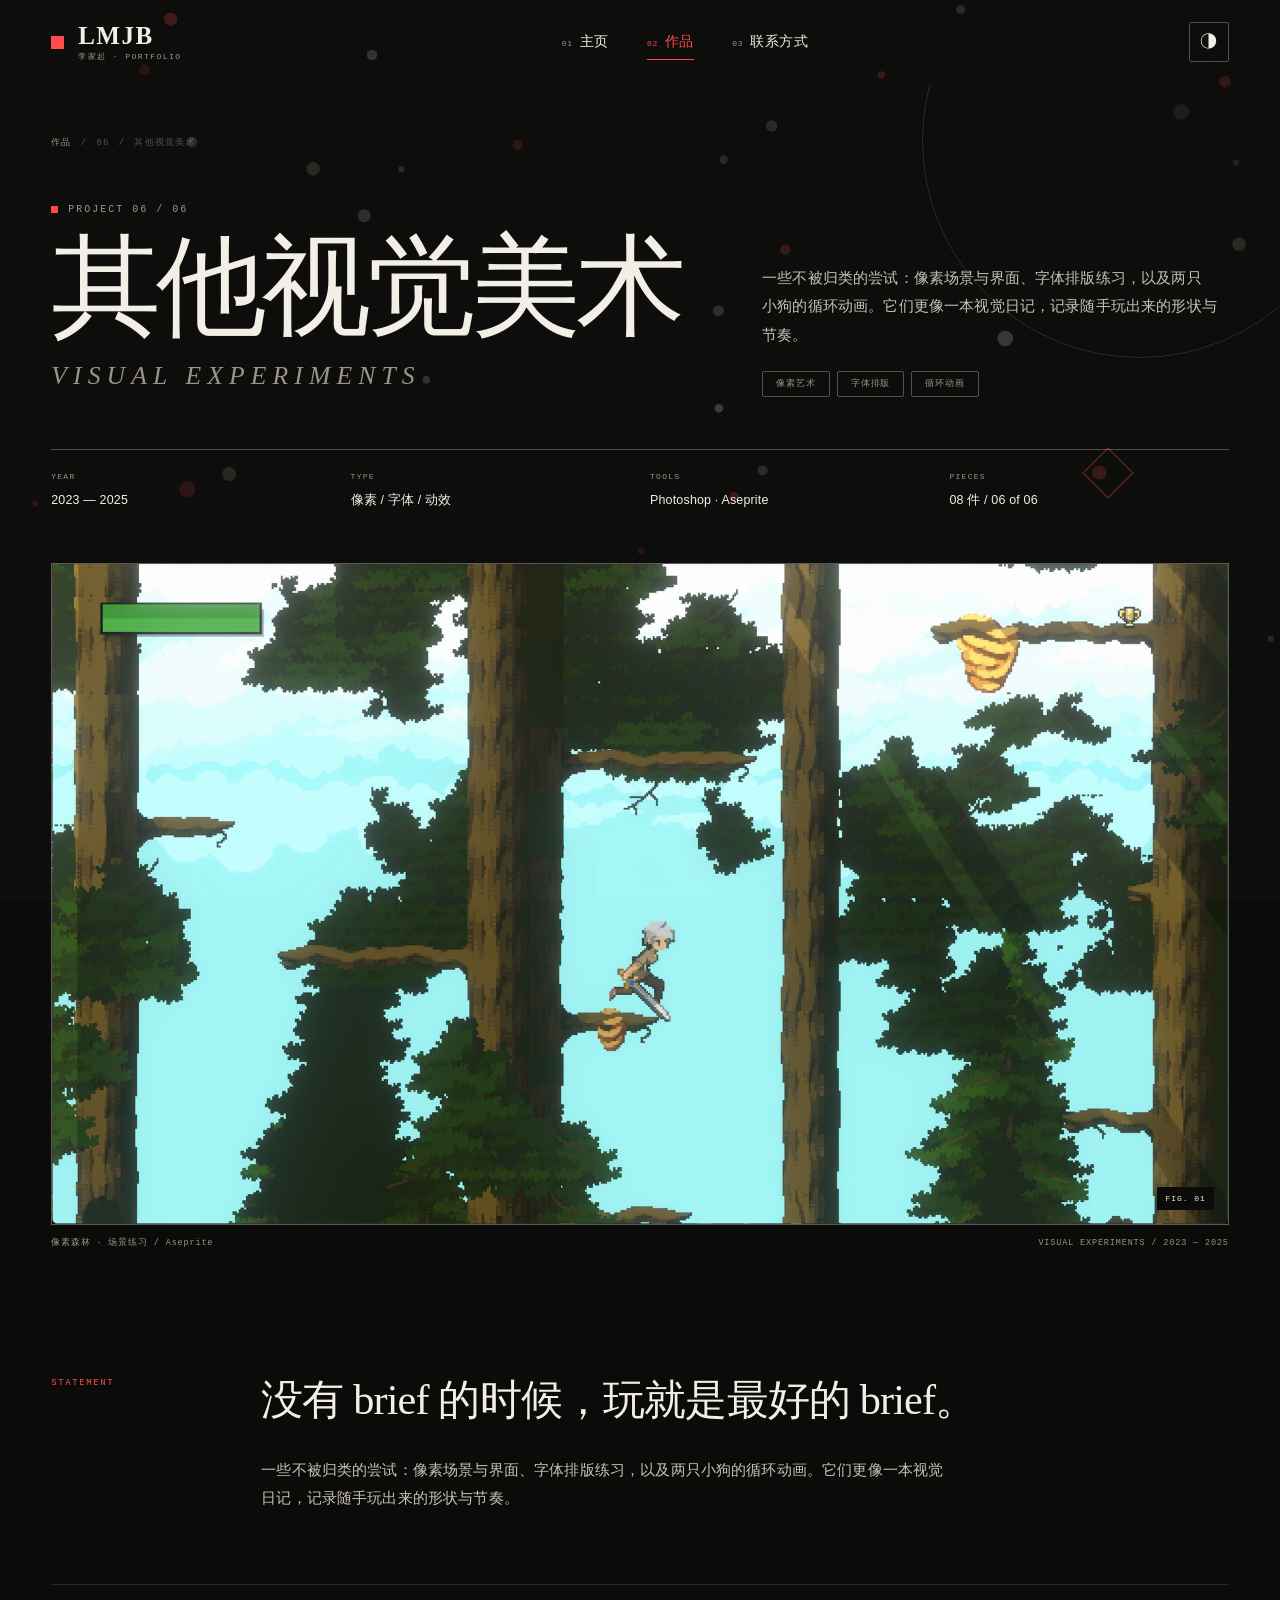
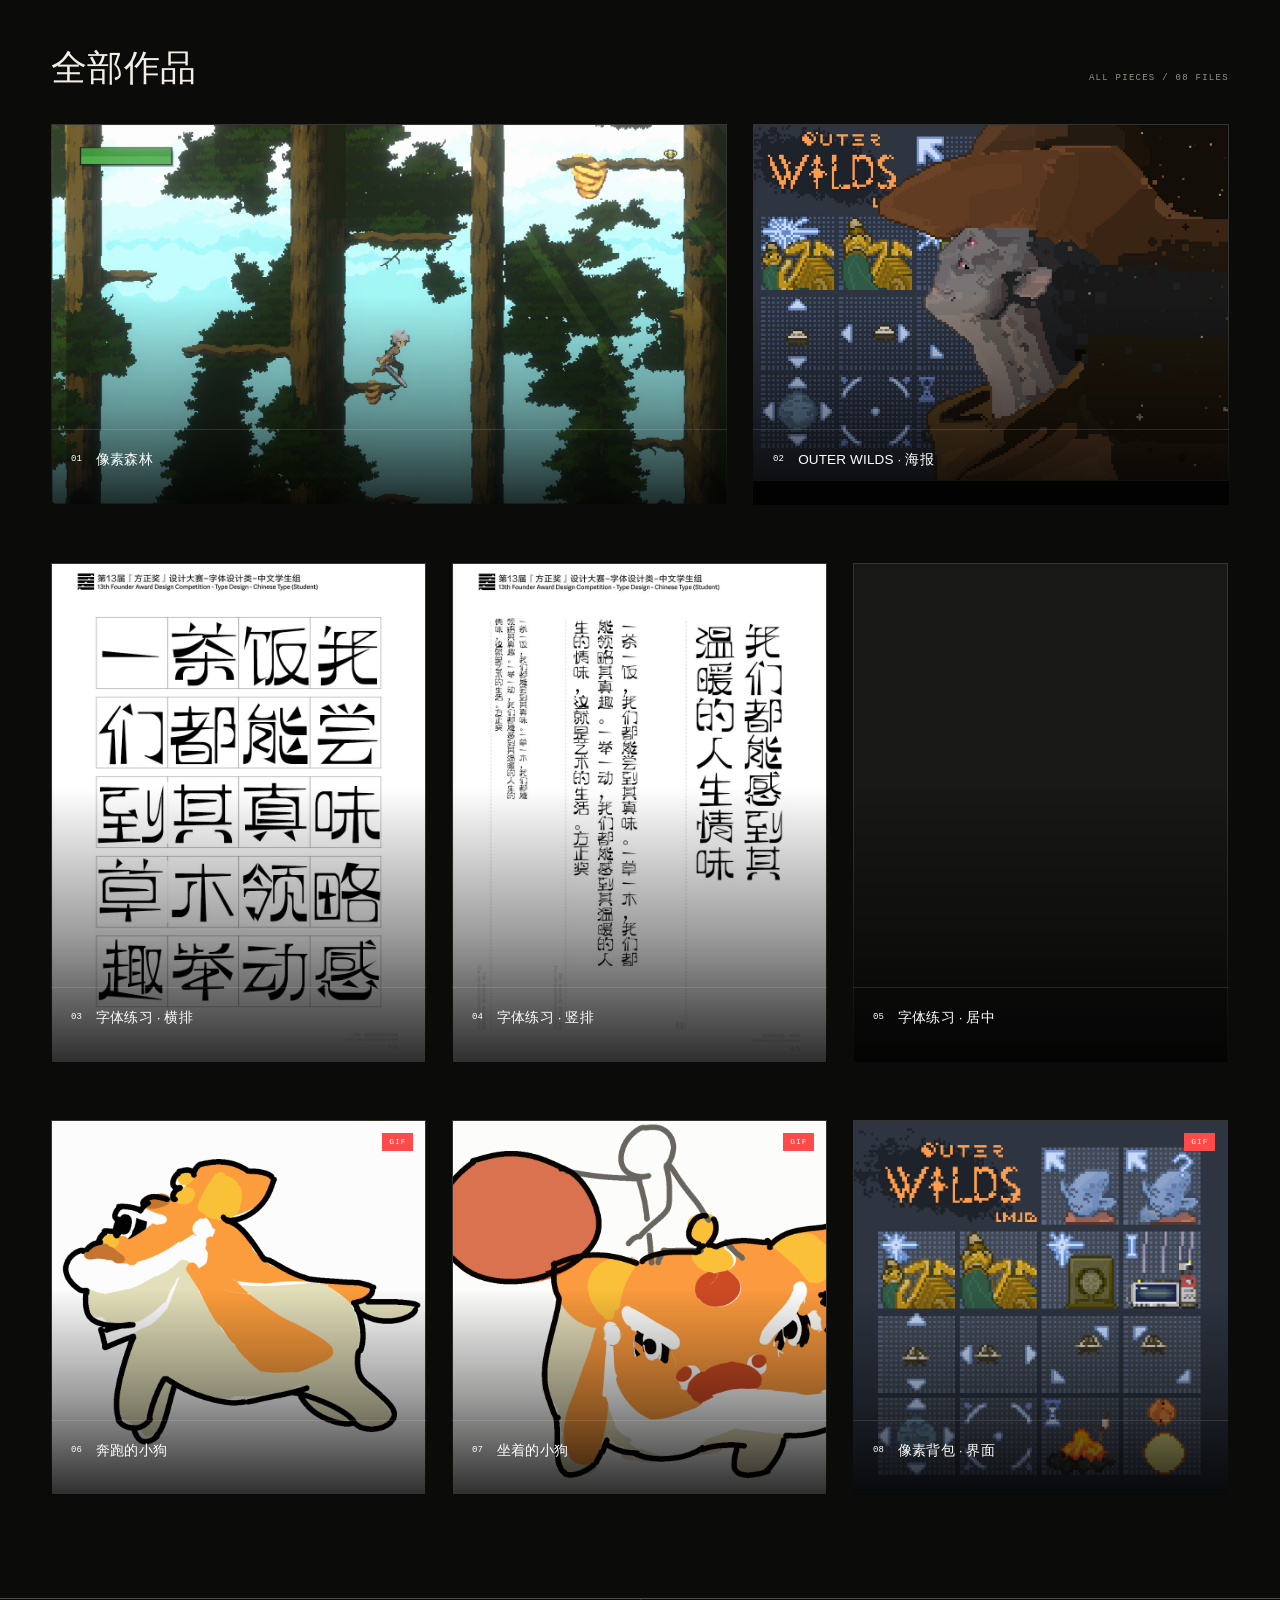
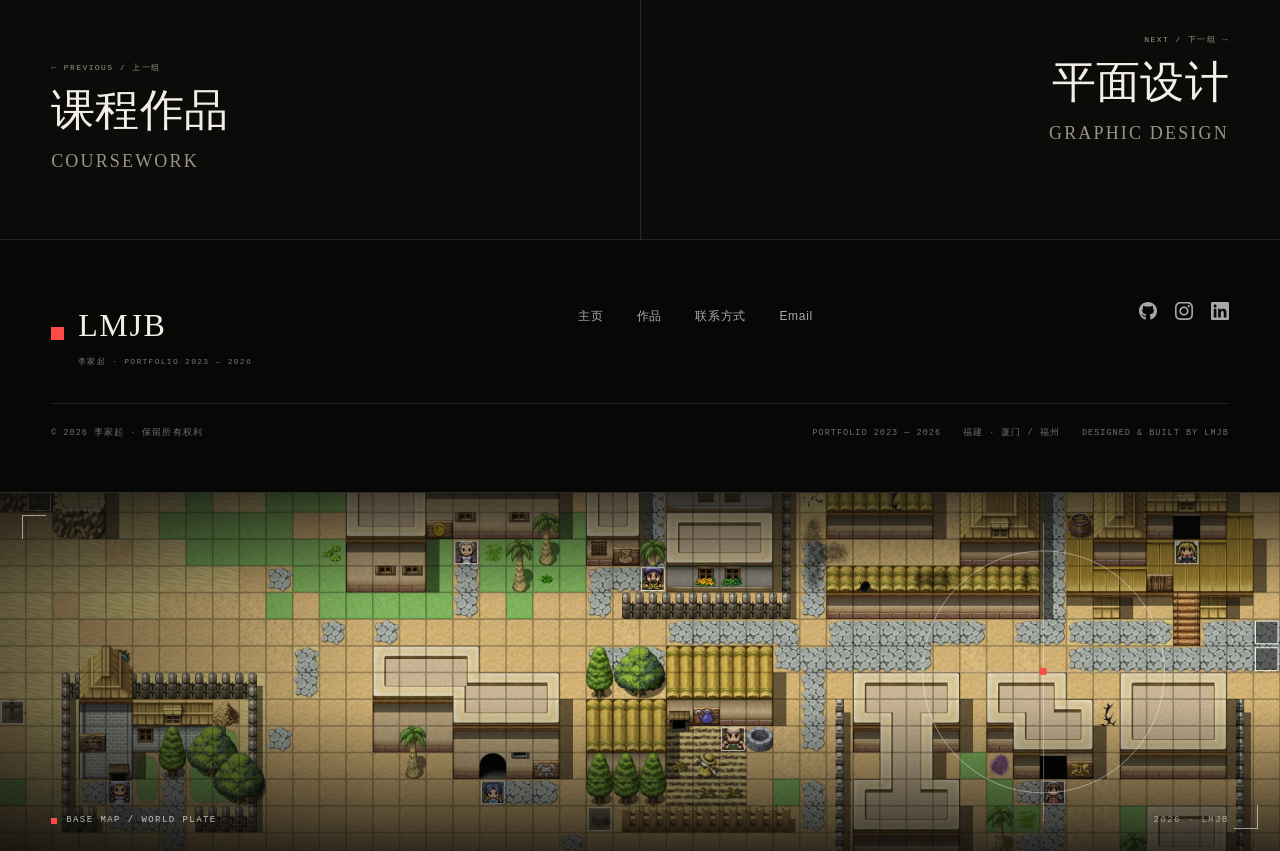
<file: project-6.html>
<!DOCTYPE html>
<html lang="zh-CN">
  <head>
    <meta charset="UTF-8" />
    <meta http-equiv="X-UA-Compatible" content="IE=edge" />
    <meta name="viewport" content="width=device-width, initial-scale=1.0" />
    <title>其他视觉美术 · 作品 06 — 李家起</title>
    <meta name="description" content="其他视觉美术 / VISUAL EXPERIMENTS：一些不被归类的尝试：像素场景与界面、字体排版练习，以及两只小狗的循环动画。它们更像一本视觉日记，记录随手玩出来的形状与节奏。" />
    <meta name="theme-color" content="#0b0b0a" />
    <meta property="og:title" content="其他视觉美术 · 作品 06 — 李家起" />
    <meta property="og:description" content="其他视觉美术 / VISUAL EXPERIMENTS：一些不被归类的尝试：像素场景与界面、字体排版练习，以及两只小狗的循环动画。它们更像一本视觉日记，记录随手玩出来的形状与节奏。" />
    <meta property="og:type" content="website" />
    <link rel="icon" href="./img/favicon.svg" type="image/svg+xml" />
    <link rel="stylesheet" href="./css/main.css" />
    <script>(function(){try{var q=new URLSearchParams(location.search).get('theme');var s=localStorage.getItem('lmjb-theme');var d=q?q==='dark':(s?s==='dark':true);if(d)document.documentElement.classList.add('dark');}catch(e){}})();</script>
    <style>
      #particle-bg {
        position: fixed;
        inset: 0;
        width: 100%;
        height: 100%;
        display: block;
        pointer-events: none;
        z-index: -1;
      }
    </style>
      <style id="detail-hover-style">
/* =========================================================
         详情页作品卡 .piece · 悬停效果
         ========================================================= */
      #main .piece {
        position: relative !important;
        display: block !important;
        overflow: hidden !important;
        border-radius: 6px;
        transition: transform .5s cubic-bezier(.4,0,.6,1), box-shadow .5s ease !important;
        will-change: transform;
        transform: translateZ(0);
      }
      #main .piece:hover {
        transform: translateY(-8px) !important;
        box-shadow: 0 18px 36px -18px rgba(0,0,0,.22), 0 36px 72px -36px rgba(0,0,0,.28) !important;
        transition: transform 1.2s cubic-bezier(.16,1,.3,1), box-shadow 1.2s cubic-bezier(.16,1,.3,1) !important;
      }
      html.dark #main .piece:hover {
        box-shadow: 0 18px 36px -18px rgba(0,0,0,.6), 0 36px 72px -36px rgba(0,0,0,.7) !important;
      }
      #main .piece__media {
        display: block !important;
        position: relative !important;
        overflow: hidden !important;
        width: 100%;
      }
      #main .piece__media img {
        display: block !important;
        width: 100% !important;
        height: auto !important;
        transition: transform .5s cubic-bezier(.4,0,.6,1), filter .5s ease !important;
        will-change: transform;
        backface-visibility: hidden;
        transform: scale(1) !important;
      }
      #main .piece:hover .piece__media img {
        transform: scale(1.15) !important;
        filter: brightness(.88) saturate(1.08) !important;
        transition: transform 1.4s cubic-bezier(.16,1,.3,1), filter 1s ease !important;
      }
      #main .piece::after {
        content: "";
        position: absolute;
        left: 0; right: 0; bottom: 0;
        height: 55%;
        background: linear-gradient(to top, rgba(0,0,0,.82) 0%, rgba(0,0,0,.4) 45%, transparent 100%);
        pointer-events: none;
        z-index: 1;
        transition: opacity 1s ease;
        opacity: 1;
      }
      #main .piece:hover::after { opacity: .9; }
      #main .piece__cap {
        position: absolute !important;
        left: 0 !important; right: 0 !important; bottom: 0 !important;
        z-index: 2 !important;
        padding: 20px 20px 18px !important;
        margin: 0 !important;
        color: #fff !important;
        background: transparent !important;
        display: flex !important;
        align-items: flex-start !important;
        gap: 14px !important;
      }
      #main .piece__cap * { color: #fff !important; }
      #main .piece__cap p {
        opacity: 0 !important;
        transform: translateY(12px) !important;
        transition: transform .9s cubic-bezier(.16,1,.3,1), opacity .7s ease !important;
      }
      #main .piece__cap .piece__num,
      #main .piece__cap h3 {
        transition: transform .9s cubic-bezier(.16,1,.3,1) !important;
      }
      @media (hover: hover) {
        #main .piece:hover .piece__num,
        #main .piece:hover .piece__cap h3 { transform: translateY(-3px) !important; }
        #main .piece:hover .piece__cap p {
          opacity: 1 !important;
          transform: translateY(0) !important;
          transition-delay: .12s !important;
        }
      }
      @media (hover: none) {
        #main .piece__cap p { opacity: 1 !important; transform: none !important; }
      }
      @media (prefers-reduced-motion: reduce) {
        #main .piece, #main .piece__media img, #main .piece__cap p,
        #main .piece__cap .piece__num, #main .piece__cap h3 { transition: none !important; }
        #main .piece:hover, #main .piece:hover .piece__media img,
        #main .piece:hover .piece__cap p, #main .piece:hover .piece__cap h3,
        #main .piece:hover .piece__cap .piece__num { transform: none !important; filter: none !important; }
      }

      /* --- gallery-feature 主视觉同样加强 --- */
      #main .gallery-feature { position: relative; }
      #main .gallery-feature__media img {
        transition: transform .5s cubic-bezier(.4,0,.6,1), filter .5s ease !important;
      }
      #main .gallery-feature:hover .gallery-feature__media img {
        transform: scale(1.06) !important;
        filter: brightness(.94) !important;
        transition: transform 1.4s cubic-bezier(.16,1,.3,1), filter 1s ease !important;
      }
    </style>
      <link rel="stylesheet" href="./css/v3.css" />
  </head>
  <body class="page page--project project-6">
    <canvas id="particle-bg" aria-hidden="true"></canvas>
    <a class="skip-link" href="#main">跳到主要内容</a>
    <div class="progress" aria-hidden="true"><span></span></div>

    <header class="site-head">
      <div class="site-head__inner">
        <a class="brand" href="./index.html" aria-label="李家起作品集首页">
          <span class="brand__mark" aria-hidden="true"></span>
          <span class="brand__text">
            <strong>LMJB</strong>
            <small>李家起 · PORTFOLIO</small>
          </span>
        </a>

        <nav class="nav" aria-label="主导航">
          <a class="nav__link" href="./index.html"><span>01</span>主页</a>
          <a class="nav__link is-active" href="./projects.html" aria-current="page"><span>02</span>作品</a>
          <a class="nav__link" href="./contacts.html"><span>03</span>联系方式</a>
        </nav>

        <div class="site-head__tools">
          <button class="theme-btn" type="button" aria-label="切换深浅色" aria-pressed="false">
            <span class="theme-btn__icon" aria-hidden="true">◐</span>
          </button>
          <button class="menu-btn" type="button" aria-label="打开菜单" aria-expanded="false" aria-controls="mobile-menu">
            <span></span><span></span>
          </button>
        </div>
      </div>
    </header>

    <div class="mobile-menu" id="mobile-menu">
      <nav class="mobile-menu__nav" aria-label="移动端导航">
        <a class="mobile-menu__link" href="./index.html"><span>01</span>主页</a>
        <a class="mobile-menu__link is-active" href="./projects.html" aria-current="page"><span>02</span>作品</a>
        <a class="mobile-menu__link" href="./contacts.html"><span>03</span>联系方式</a>
      </nav>
      <div class="mobile-menu__foot">
        <a href="mailto:2437597827@qq.com">2437597827@qq.com</a>
        <span>福建 · 厦门 / 福州</span>
        <span>© 2026 李家起 · LMJB</span>
      </div>
    </div>

    <main id="main">
      <section class="project-head">
        <div class="container">
          <nav class="breadcrumb" aria-label="面包屑">
            <a href="./projects.html">作品</a>
            <span>/</span>
            <span>06</span>
            <span>/</span>
            <span>其他视觉美术</span>
          </nav>

          <div class="project-head__grid">
            <div>
              <p class="eyebrow">PROJECT 06 / 06</p>
              <h1 class="project-title">其他视觉美术</h1>
              <span class="project-title__en">VISUAL EXPERIMENTS</span>
            </div>
            <div>
              <p class="project-head__lede">一些不被归类的尝试：像素场景与界面、字体排版练习，以及两只小狗的循环动画。它们更像一本视觉日记，记录随手玩出来的形状与节奏。</p>
              <div class="statement__tags" style="margin-top:22px"><span class="tag">像素艺术</span><span class="tag">字体排版</span><span class="tag">循环动画</span></div>
            </div>
          </div>

          <dl class="project-meta">
            <div>
              <dt>Year</dt>
              <dd>2023 — 2025</dd>
            </div>
            <div>
              <dt>Type</dt>
              <dd>像素 / 字体 / 动效</dd>
            </div>
            <div>
              <dt>Tools</dt>
              <dd>Photoshop · Aseprite</dd>
            </div>
            <div>
              <dt>Pieces</dt>
              <dd>08 件 / 06 of 06</dd>
            </div>
          </dl>
        </div>
      </section>

      <figure class="project-lead" style="--lead-ar: 1800 / 1011" data-reveal>
        <div class="project-lead__frame">
          <img
            src="./img/work/p6/pixel-forest.jpg"
            alt="像素风游戏海报，OUTER WILDS 字样与角色"
            width="1800"
            height="1011"
            fetchpriority="high"
          />
        </div>
        <figcaption>
          <span>像素森林 · 场景练习 / Aseprite</span>
          <span>VISUAL EXPERIMENTS / 2023 — 2025</span>
        </figcaption>
      </figure>

      <div class="container project-body">
        <section class="statement" aria-label="项目陈述">
          <p class="statement__label">Statement</p>
          <div>
            <blockquote>没有 brief 的时候，玩就是最好的 brief。</blockquote>
            <p class="statement__text">一些不被归类的尝试：像素场景与界面、字体排版练习，以及两只小狗的循环动画。它们更像一本视觉日记，记录随手玩出来的形状与节奏。</p>
          </div>
        </section>

        <div class="gallery-head">
          <h2>全部作品</h2>
          <p>ALL PIECES / 08 FILES</p>
        </div>

        <div class="gallery" id="gallery">
          <div class="gallery-row" style="display:contents"><figure class="piece" style="--span:7;--ar:16 / 9" data-reveal>
              <a
                class="piece__media"
                href="./img/work/p6/pixel-forest.jpg"
                data-lightbox data-full="./img/work/p6/pixel-forest.jpg" data-caption="像素森林" data-meta="场景练习 / 层叠与空气感 · PIECE 01"
                aria-label="查看大图：像素森林"
              >
                <img
                  src="./img/work/p6/pixel-forest.jpg"
                  alt="像素风森林场景，角色在树间攀爬"
                  width="1800"
                  height="1011"
                  loading="lazy"
                  decoding="async"
                />

                <span class="piece__zoom" aria-hidden="true">↗</span>
              </a>
              <figcaption class="piece__cap">
                <span class="piece__num">01</span>
                <span>
                  <h3>像素森林</h3>
                  <p>场景练习 / 层叠与空气感</p>
                </span>
              </figcaption>
            </figure>
            <figure class="piece" style="--span:5;--ar:4 / 3" data-reveal>
              <a
                class="piece__media"
                href="./img/work/p6/pixel-poster.jpg"
                data-lightbox data-full="./img/work/p6/pixel-poster.jpg" data-caption="OUTER WILDS · 海报" data-meta="像素海报 / 标题与界面 · PIECE 02"
                aria-label="查看大图：OUTER WILDS · 海报"
              >
                <img
                  src="./img/work/p6/pixel-poster.jpg"
                  alt="像素风 OUTER WILDS 海报与角色"
                  width="1800"
                  height="1348"
                  loading="lazy"
                  decoding="async"
                />

                <span class="piece__zoom" aria-hidden="true">↗</span>
              </a>
              <figcaption class="piece__cap">
                <span class="piece__num">02</span>
                <span>
                  <h3>OUTER WILDS · 海报</h3>
                  <p>像素海报 / 标题与界面</p>
                </span>
              </figcaption>
            </figure></div>
          <div class="gallery-row" style="display:contents"><figure class="piece" style="--span:4;--ar:3 / 4" data-reveal>
              <a
                class="piece__media"
                href="./img/work/p6/typography-01.jpg"
                data-lightbox data-full="./img/work/p6/typography-01.jpg" data-caption="字体练习 · 横排" data-meta="字距 / 版面节奏 · PIECE 03"
                aria-label="查看大图：字体练习 · 横排"
              >
                <img
                  src="./img/work/p6/typography-01.jpg"
                  alt="中文文字排版练习，横向排列"
                  width="854"
                  height="1212"
                  loading="lazy"
                  decoding="async"
                />

                <span class="piece__zoom" aria-hidden="true">↗</span>
              </a>
              <figcaption class="piece__cap">
                <span class="piece__num">03</span>
                <span>
                  <h3>字体练习 · 横排</h3>
                  <p>字距 / 版面节奏</p>
                </span>
              </figcaption>
            </figure>
            <figure class="piece" style="--span:4;--ar:3 / 4" data-reveal>
              <a
                class="piece__media"
                href="./img/work/p6/typography-02.jpg"
                data-lightbox data-full="./img/work/p6/typography-02.jpg" data-caption="字体练习 · 竖排" data-meta="竖排 / 留白 · PIECE 04"
                aria-label="查看大图：字体练习 · 竖排"
              >
                <img
                  src="./img/work/p6/typography-02.jpg"
                  alt="中文文字竖排排版练习"
                  width="854"
                  height="1212"
                  loading="lazy"
                  decoding="async"
                />

                <span class="piece__zoom" aria-hidden="true">↗</span>
              </a>
              <figcaption class="piece__cap">
                <span class="piece__num">04</span>
                <span>
                  <h3>字体练习 · 竖排</h3>
                  <p>竖排 / 留白</p>
                </span>
              </figcaption>
            </figure>
            <figure class="piece" style="--span:4;--ar:3 / 4" data-reveal>
              <a
                class="piece__media"
                href="./img/work/p6/typography-03.jpg"
                data-lightbox data-full="./img/work/p6/typography-03.jpg" data-caption="字体练习 · 居中" data-meta="字号 / 灰度层次 · PIECE 05"
                aria-label="查看大图：字体练习 · 居中"
              >
                <img
                  src="./img/work/p6/typography-03.jpg"
                  alt="中文文字居中排版练习"
                  width="854"
                  height="1212"
                  loading="lazy"
                  decoding="async"
                />

                <span class="piece__zoom" aria-hidden="true">↗</span>
              </a>
              <figcaption class="piece__cap">
                <span class="piece__num">05</span>
                <span>
                  <h3>字体练习 · 居中</h3>
                  <p>字号 / 灰度层次</p>
                </span>
              </figcaption>
            </figure></div>
          <div class="gallery-row" style="display:contents"><figure class="piece" style="--span:4;--ar:1 / 1" data-reveal>
              <a
                class="piece__media"
                href="./img/work/p6/dog-run.gif"
                data-lightbox data-full="./img/work/p6/dog-run.gif" data-caption="奔跑的小狗" data-meta="GIF 循环 / 逐帧 · PIECE 06"
                aria-label="查看大图：奔跑的小狗"
              >
                <img
                  src="./img/work/p6/dog-run.gif"
                  alt="橙色小狗奔跑的循环动画"
                  width="560"
                  height="511"
                  loading="lazy"
                  decoding="async"
                />
                <span class="piece__badge">GIF</span>
                <span class="piece__zoom" aria-hidden="true">↗</span>
              </a>
              <figcaption class="piece__cap">
                <span class="piece__num">06</span>
                <span>
                  <h3>奔跑的小狗</h3>
                  <p>GIF 循环 / 逐帧</p>
                </span>
              </figcaption>
            </figure>
            <figure class="piece" style="--span:4;--ar:1 / 1" data-reveal>
              <a
                class="piece__media"
                href="./img/work/p6/dog-sit.gif"
                data-lightbox data-full="./img/work/p6/dog-sit.gif" data-caption="坐着的小狗" data-meta="GIF 循环 / 表情 · PIECE 07"
                aria-label="查看大图：坐着的小狗"
              >
                <img
                  src="./img/work/p6/dog-sit.gif"
                  alt="橙色小狗坐着的循环动画"
                  width="560"
                  height="511"
                  loading="lazy"
                  decoding="async"
                />
                <span class="piece__badge">GIF</span>
                <span class="piece__zoom" aria-hidden="true">↗</span>
              </a>
              <figcaption class="piece__cap">
                <span class="piece__num">07</span>
                <span>
                  <h3>坐着的小狗</h3>
                  <p>GIF 循环 / 表情</p>
                </span>
              </figcaption>
            </figure>
            <figure class="piece" style="--span:4;--ar:1 / 1" data-reveal>
              <a
                class="piece__media"
                href="./img/work/p6/pixel-inventory.gif"
                data-lightbox data-full="./img/work/p6/pixel-inventory.gif" data-caption="像素背包 · 界面" data-meta="GIF 动态 / 道具与图标 · PIECE 08"
                aria-label="查看大图：像素背包 · 界面"
              >
                <img
                  src="./img/work/p6/pixel-inventory.gif"
                  alt="像素风背包界面动图，包含道具图标"
                  width="1550"
                  height="1550"
                  loading="lazy"
                  decoding="async"
                />
                <span class="piece__badge">GIF</span>
                <span class="piece__zoom" aria-hidden="true">↗</span>
              </a>
              <figcaption class="piece__cap">
                <span class="piece__num">08</span>
                <span>
                  <h3>像素背包 · 界面</h3>
                  <p>GIF 动态 / 道具与图标</p>
                </span>
              </figcaption>
            </figure></div>
        </div>
      </div>

      <section class="project-nav" aria-label="项目导航">
        <div class="container">
          <div class="project-nav__inner">
            <a href="./project-5.html">
              <small>← PREVIOUS / 上一组</small>
              <strong>课程作品</strong>
              <em>COURSEWORK</em>
            </a>
            <a href="./project-1.html">
              <small>NEXT / 下一组 →</small>
              <strong>平面设计</strong>
              <em>GRAPHIC DESIGN</em>
            </a>
          </div>
        </div>
      </section>
    </main>


    <footer class="footer" id="site-footer">
      <div class="container">
        <div class="footer__top">
          <a class="footer__brand" href="./index.html" aria-label="返回首页">
            <span class="brand__mark" aria-hidden="true"></span>
            <span>
              <strong>LMJB</strong>
              <small>李家起 · PORTFOLIO 2023 — 2026</small>
            </span>
          </a>
          <nav class="footer__nav" aria-label="页脚导航">
            <a href="./index.html">主页</a>
            <a href="./projects.html">作品</a>
            <a href="./contacts.html">联系方式</a>
            <a href="mailto:2437597827@qq.com">Email</a>
          </nav>
          <ul class="social">
            <li><a href="#!" aria-label="GitHub" target="_blank" rel="noreferrer"><img src="./img/icons/gitHub.svg" alt="" width="18" height="18" loading="lazy" /></a></li>
            <li><a href="#!" aria-label="Instagram" target="_blank" rel="noreferrer"><img src="./img/icons/instagram.svg" alt="" width="18" height="18" loading="lazy" /></a></li>
            <li><a href="#!" aria-label="LinkedIn" target="_blank" rel="noreferrer"><img src="./img/icons/linkedIn.svg" alt="" width="18" height="18" loading="lazy" /></a></li>
          </ul>
        </div>
        <div class="footer__bottom">
          <span>© 2026 李家起 · 保留所有权利</span>
          <div class="footer__meta">
            <span>PORTFOLIO 2023 — 2026</span>
            <span>福建 · 厦门 / 福州</span>
            <span>DESIGNED &amp; BUILT BY LMJB</span>
          </div>
        </div>
      </div>
    
      <!-- 底部底图：替换 img/bottom-map.png 即可（建议 2:1 横图） -->
      <div class="baseplate">
        <img id="bottom-map" src="./img/bottom-map.png" alt="像素风格游戏世界地图" width="1535" height="703" loading="lazy" decoding="async" />
        <div class="baseplate__reticle" aria-hidden="true">
          <span class="baseplate__ring"></span>
          <span class="baseplate__center"></span>
        </div>
        <span class="baseplate__corner baseplate__corner--tl" aria-hidden="true"></span>
        <span class="baseplate__corner baseplate__corner--br" aria-hidden="true"></span>
        <div class="baseplate__meta">
          <span class="baseplate__label"><i aria-hidden="true"></i>BASE MAP / WORLD PLATE</span>
          <span class="baseplate__note">2026 · LMJB</span>
        </div>
      </div>
    </footer>

    <div class="lightbox" id="lightbox" hidden role="dialog" aria-modal="true" aria-label="作品大图">
      <div class="lightbox__bar">
        <span class="lightbox__brand">LMJB / ARCHIVE</span>
        <button class="lightbox__close" type="button" aria-label="关闭大图">关闭 <span aria-hidden="true">✕</span></button>
      </div>
      <div class="lightbox__stage">
        <button class="lightbox__nav lightbox__nav--prev" type="button" aria-label="上一张">←</button>
        <figure class="lightbox__figure">
          <img class="lightbox__img" src="[data-uri]" alt="" />
        </figure>
        <button class="lightbox__nav lightbox__nav--next" type="button" aria-label="下一张">→</button>
      </div>
      <div class="lightbox__foot">
        <div class="lightbox__caption">
          <span class="lightbox__caption-text"></span>
          <span class="lightbox__caption-meta"></span>
        </div>
        <div class="lightbox__counter">01 <em>/</em> 01</div>
      </div>
    </div>

    <noscript><style>[data-reveal]{opacity:1 !important;transform:none !important}</style></noscript>
    <script src="./js/main.js"></script>
    <script>window.PARTICLE_BG_OVERRIDE = { count: 45, alpha: 0.22 };</script>
    <script src="./js/particle-bg.js"></script>
  
    <script id="detail-hover-script">
(function () {
      'use strict';
      if (!matchMedia('(hover: hover) and (pointer: fine)').matches) return;
      var EASE_IN = 'cubic-bezier(0.16, 1, 0.3, 1)';
      var EASE_OUT = 'cubic-bezier(0.4, 0, 0.6, 1)';
      document.querySelectorAll('#main .piece').forEach(function (piece) {
        var img = piece.querySelector('.piece__media img');
        var num = piece.querySelector('.piece__num');
        var h3 = piece.querySelector('.piece__cap h3');
        var p = piece.querySelector('.piece__cap p');
        piece.style.setProperty('transition', 'transform .5s ' + EASE_OUT + ', box-shadow .5s ease', 'important');
        if (img) img.style.setProperty('transition', 'transform .5s ' + EASE_OUT + ', filter .5s ease', 'important');
        function onEnter() {
          piece.style.setProperty('transform', 'translateY(-8px)', 'important');
          piece.style.setProperty('box-shadow', '0 18px 36px -18px rgba(0,0,0,.25), 0 36px 72px -36px rgba(0,0,0,.3)', 'important');
          piece.style.setProperty('transition', 'transform 1.2s ' + EASE_IN + ', box-shadow 1.2s ' + EASE_IN, 'important');
          if (img) {
            img.style.setProperty('transform', 'scale(1.15)', 'important');
            img.style.setProperty('filter', 'brightness(.88) saturate(1.08)', 'important');
            img.style.setProperty('transition', 'transform 1.4s ' + EASE_IN + ', filter 1s ease', 'important');
          }
          if (num) num.style.setProperty('transform', 'translateY(-3px)', 'important');
          if (h3) h3.style.setProperty('transform', 'translateY(-3px)', 'important');
          if (p) {
            p.style.setProperty('opacity', '1', 'important');
            p.style.setProperty('transform', 'translateY(0)', 'important');
            p.style.setProperty('transition', 'transform .9s ' + EASE_IN + ' .12s, opacity .7s ease .12s', 'important');
          }
        }
        function onLeave() {
          piece.style.setProperty('transform', 'translateY(0)', 'important');
          piece.style.setProperty('box-shadow', 'none', 'important');
          piece.style.setProperty('transition', 'transform .5s ' + EASE_OUT + ', box-shadow .5s ease', 'important');
          if (img) {
            img.style.setProperty('transform', 'scale(1)', 'important');
            img.style.setProperty('filter', 'none', 'important');
            img.style.setProperty('transition', 'transform .5s ' + EASE_OUT + ', filter .5s ease', 'important');
          }
          if (num) num.style.setProperty('transform', 'translateY(0)', 'important');
          if (h3) h3.style.setProperty('transform', 'translateY(0)', 'important');
          if (p) {
            p.style.setProperty('opacity', '0', 'important');
            p.style.setProperty('transform', 'translateY(12px)', 'important');
          }
        }
        piece.addEventListener('mouseenter', onEnter);
        piece.addEventListener('mouseleave', onLeave);
        piece.addEventListener('touchstart', function () {
          if (p) p.style.setProperty('opacity', '1', 'important');
        }, { passive: true });
      });
    })();
    </script>
      <script src="./js/v3.js"></script>
  </body>
</html>
</file>
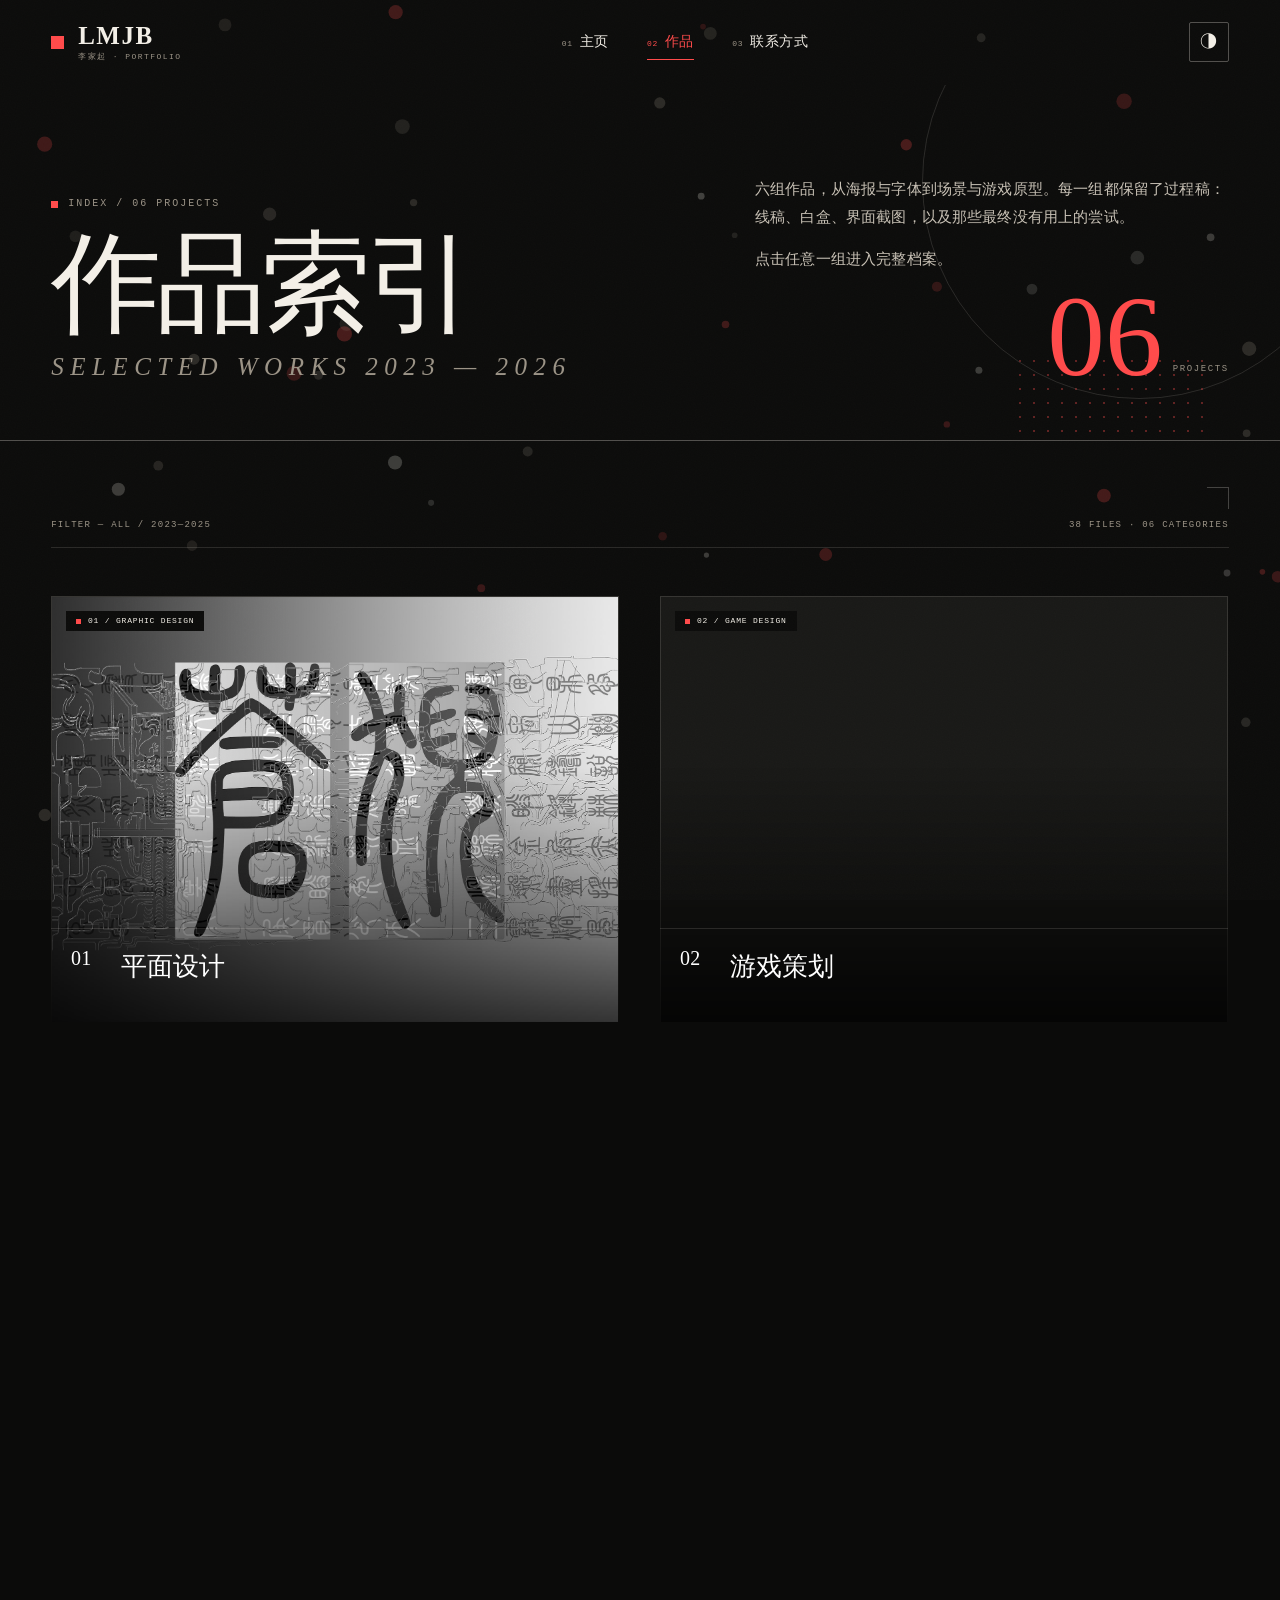
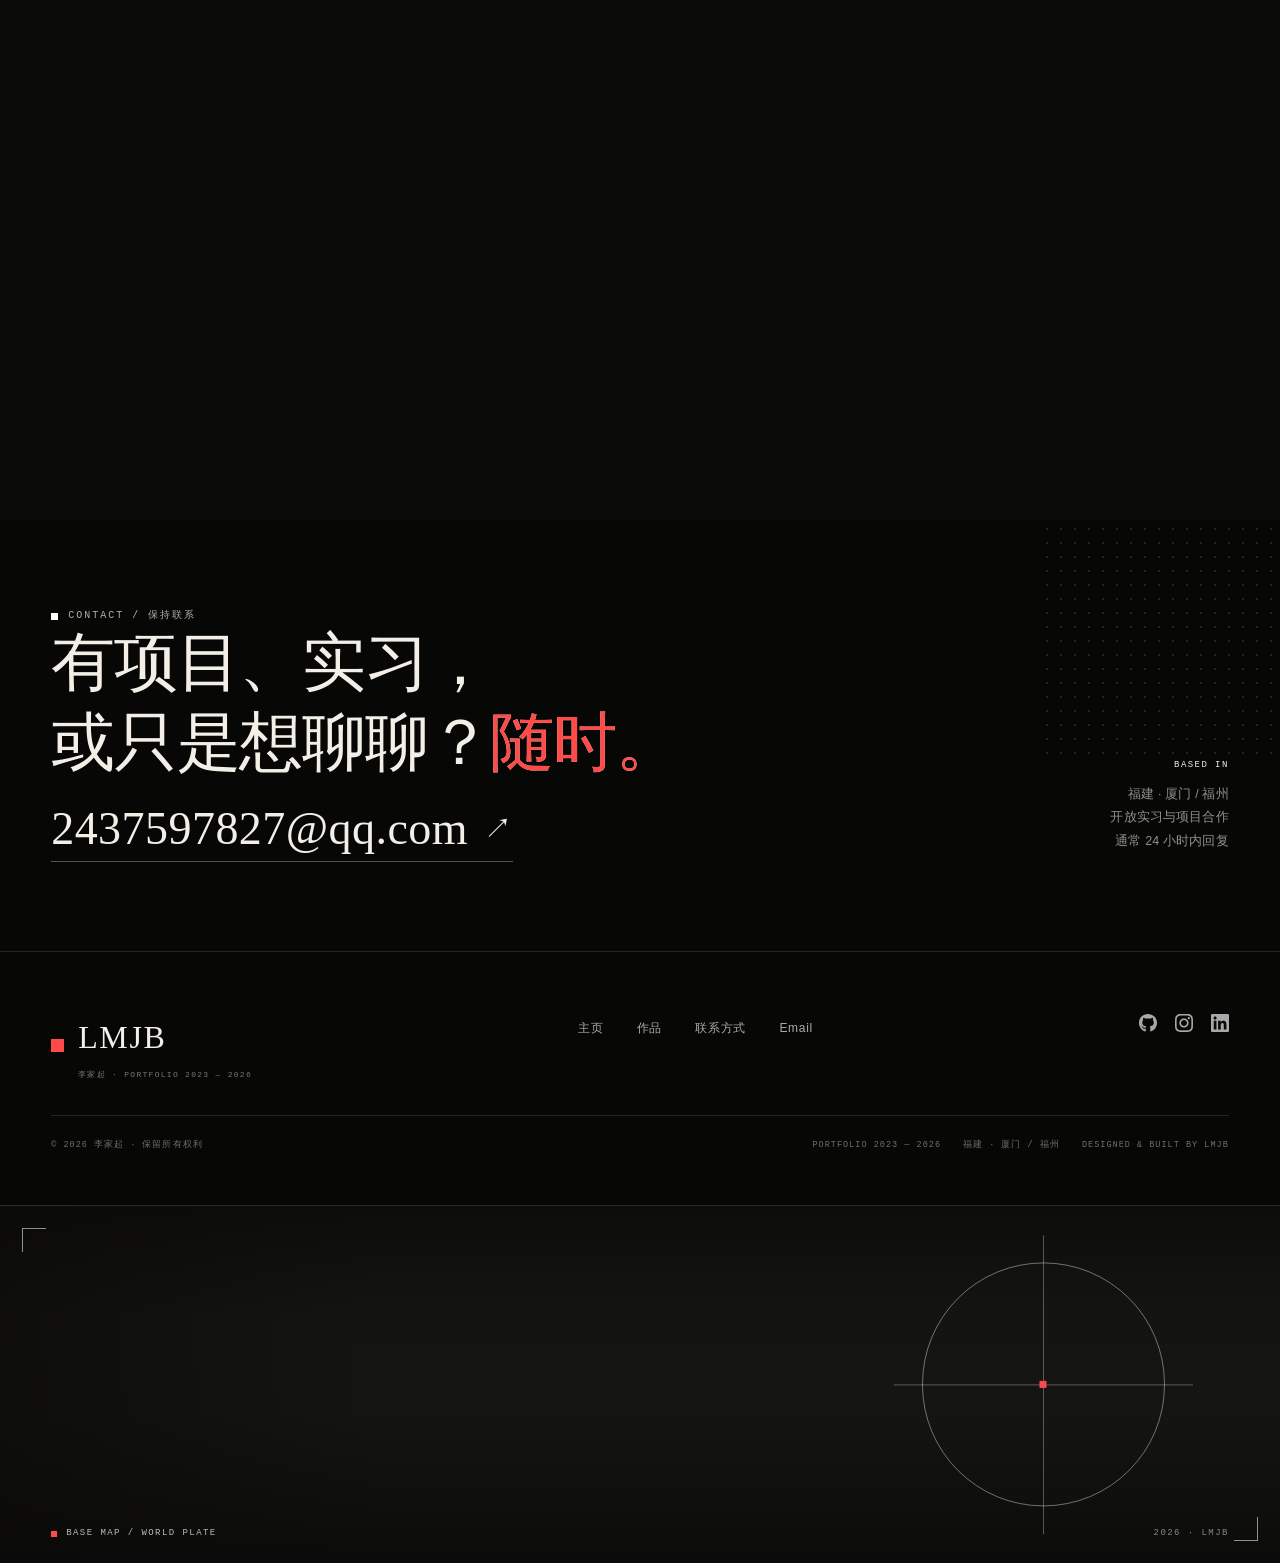
<file: project-page.html>
<!DOCTYPE html>
<html lang="zh-CN">
  <head>
    <meta charset="UTF-8" />
    <meta http-equiv="refresh" content="0; url=./projects.html" />
    <link rel="canonical" href="./projects.html" />
    <title>作品索引 · 李家起</title>
  </head>
  <body>
    <p>正在前往作品索引…… <a href="./projects.html">点击这里</a></p>
  </body>
</html>
</file>
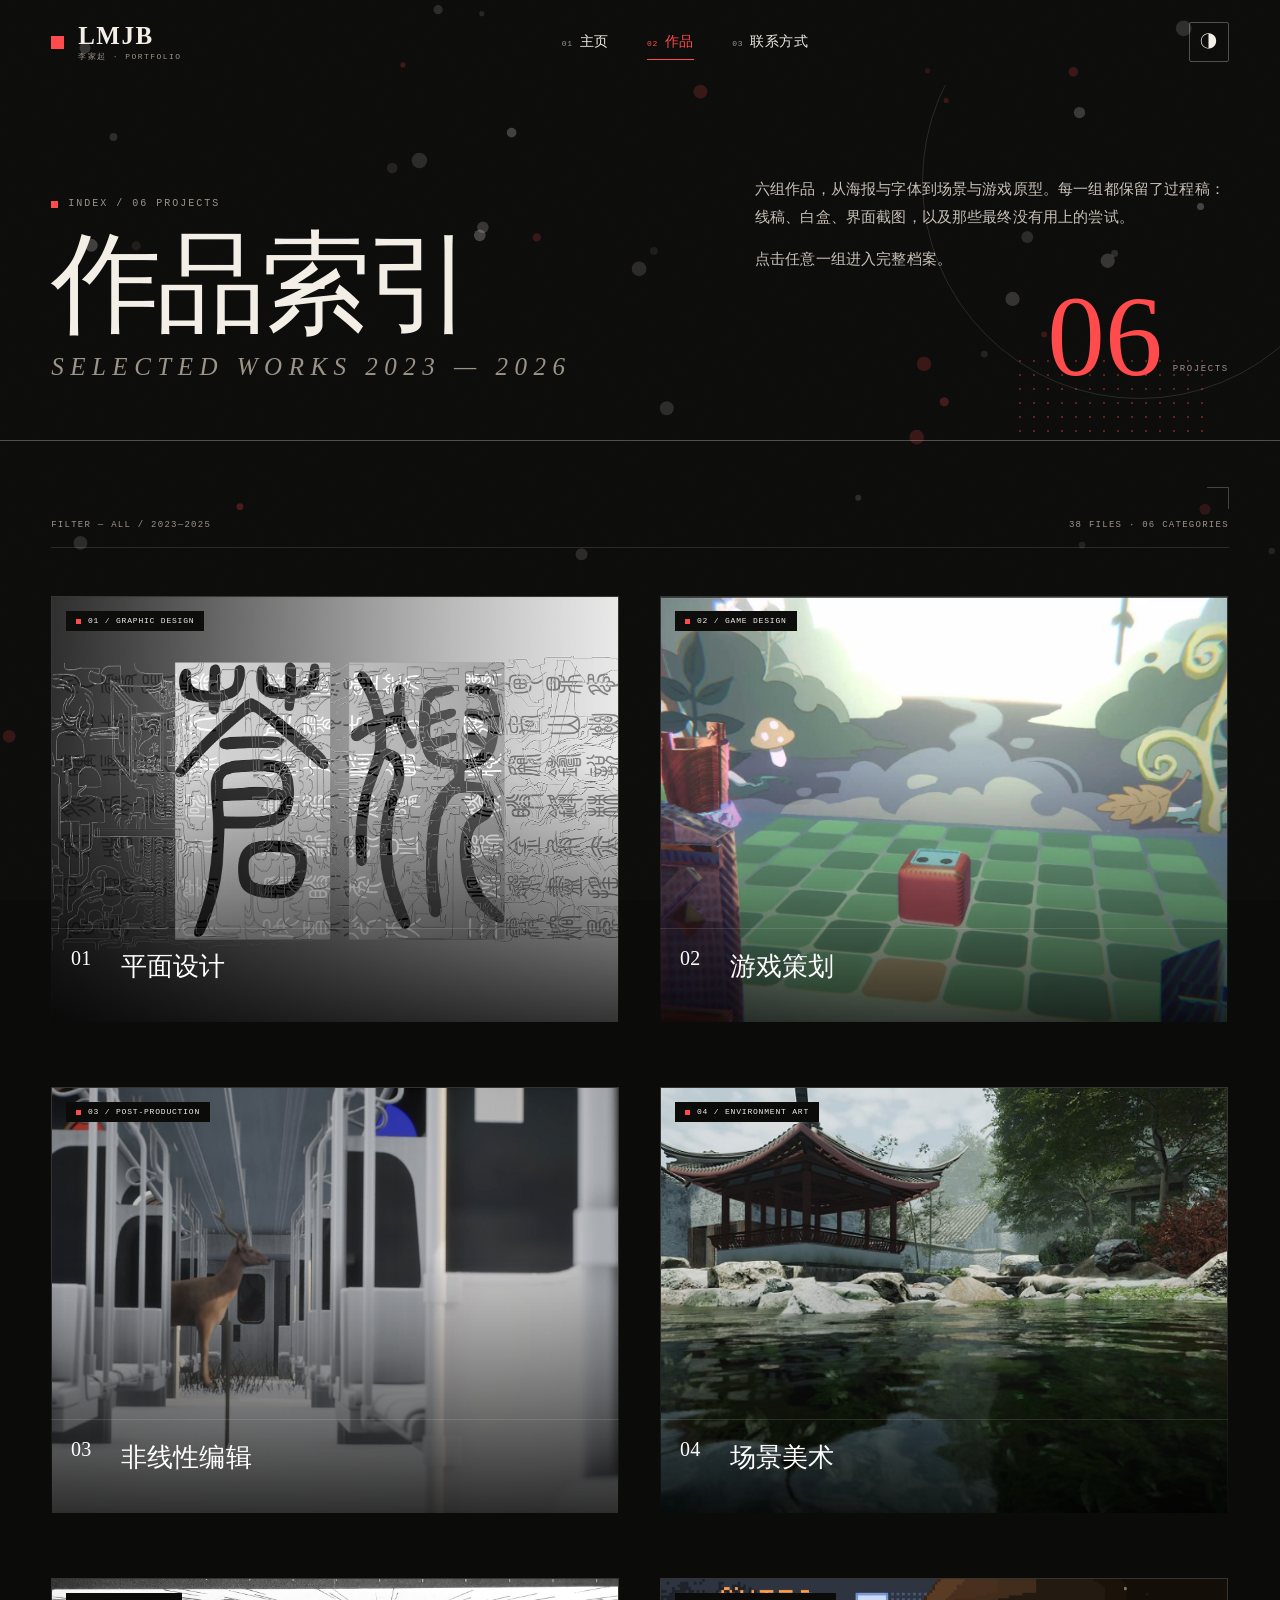
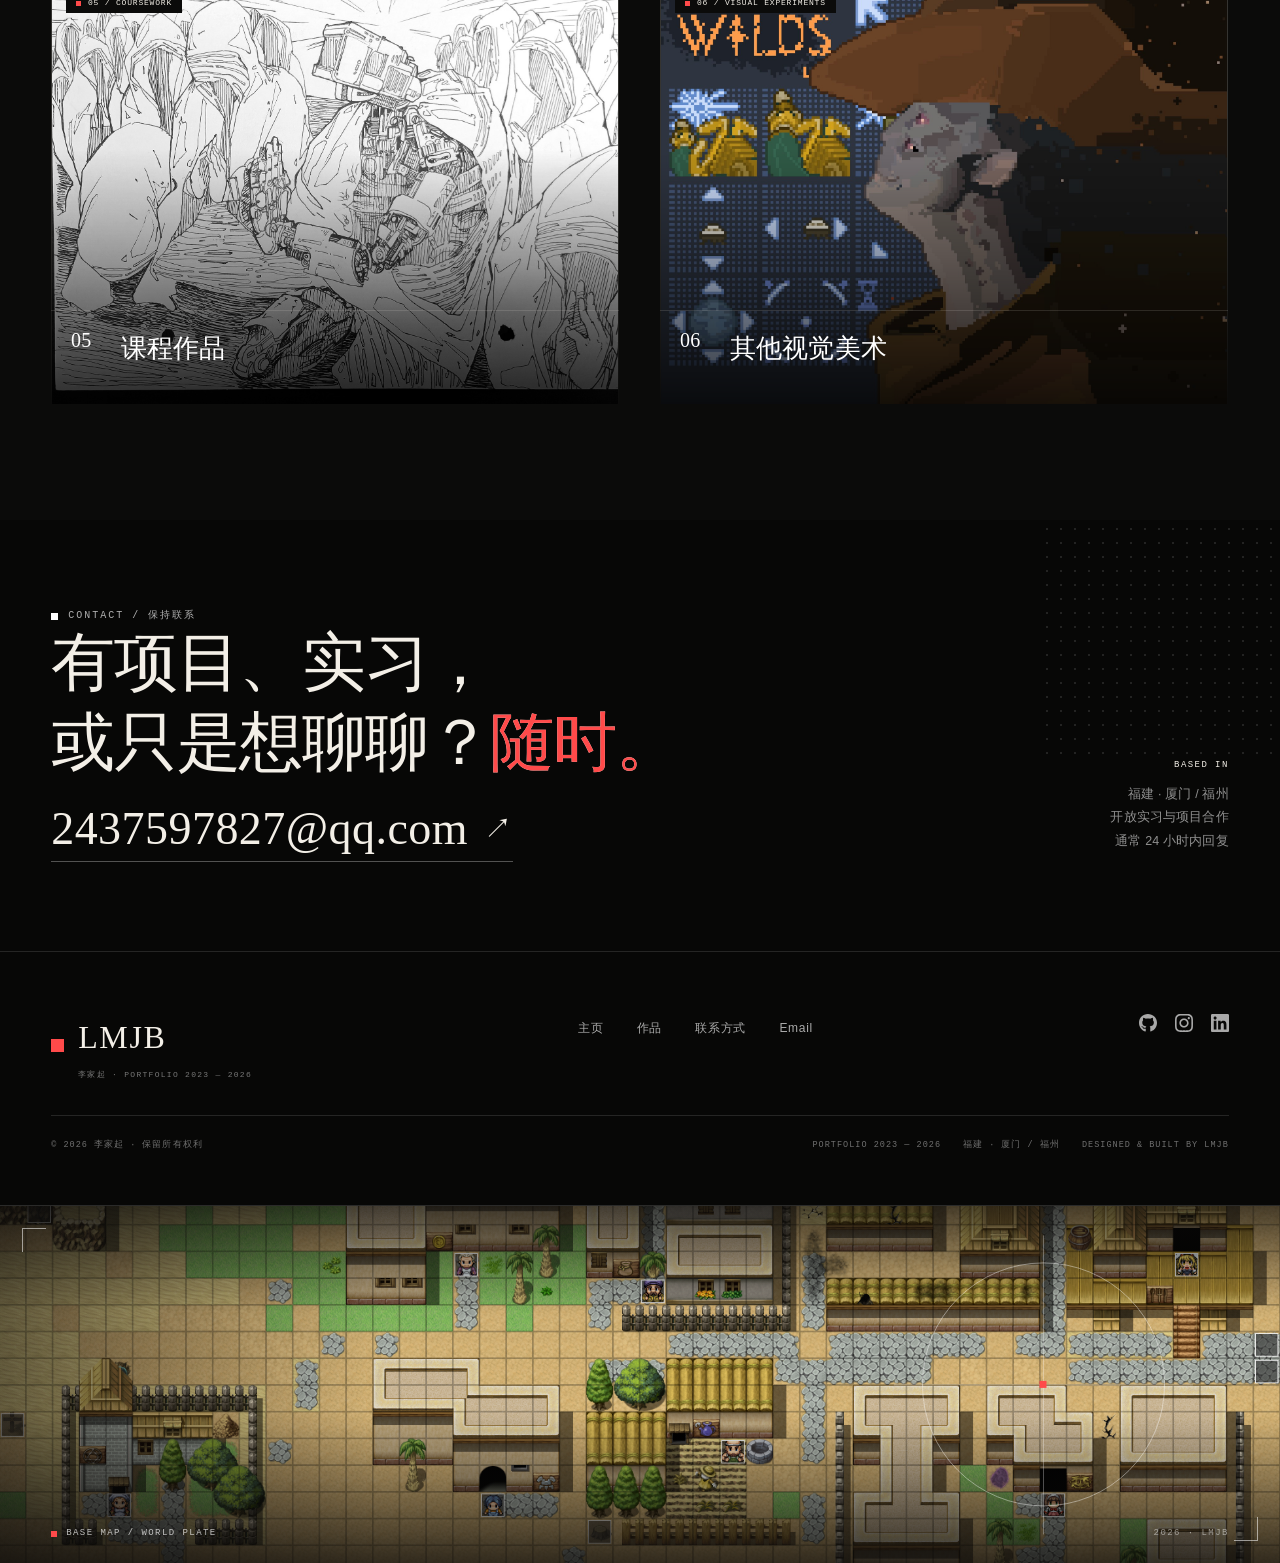
<file: projects.html>
<!DOCTYPE html>
<html lang="zh-CN">
  <head>
    <meta charset="UTF-8" />
    <meta http-equiv="X-UA-Compatible" content="IE=edge" />
    <meta name="viewport" content="width=device-width, initial-scale=1.0" />
    <title>作品索引 · 李家起 / Works</title>
    <meta name="description" content="六组作品：平面设计、游戏策划、非线性编辑、场景美术、课程作品与其他视觉美术。" />
    <meta name="theme-color" content="#0b0b0a" />
    <meta property="og:title" content="作品索引 · 李家起 / Works" />
    <meta property="og:description" content="六组作品：平面设计、游戏策划、非线性编辑、场景美术、课程作品与其他视觉美术。" />
    <meta property="og:type" content="website" />
    <link rel="icon" href="./img/favicon.svg" type="image/svg+xml" />
    <link rel="stylesheet" href="./css/main.css" />
    <script>(function(){try{var q=new URLSearchParams(location.search).get('theme');var s=localStorage.getItem('lmjb-theme');var d=q?q==='dark':(s?s==='dark':true);if(d)document.documentElement.classList.add('dark');}catch(e){}})();</script>
    <style>
      #particle-bg {
        position: fixed;
        inset: 0;
        width: 100%;
        height: 100%;
        display: block;
        pointer-events: none;
        z-index: -1;
      }

      /* --- 卡片基础结构 --- */
      #main .work-card {
        position: relative !important;
        display: block !important;
        overflow: hidden !important;
        transform: translateZ(0);
      }

      #main .work-card__media {
        display: block !important;
        position: relative !important;
        overflow: hidden !important;
        width: 100%;
      }

      #main .work-card__media img {
        display: block !important;
        width: 100% !important;
        height: auto !important;
        will-change: transform;
        backface-visibility: hidden;
      }

      /* --- 底部渐变遮罩 --- */
      #main .work-card::after {
        content: "";
        position: absolute;
        left: 0;
        right: 0;
        bottom: 0;
        height: 60%;
        background: linear-gradient(
          to top,
          rgba(0, 0, 0, 0.78) 0%,
          rgba(0, 0, 0, 0.42) 45%,
          transparent 100%
        );
        pointer-events: none;
        z-index: 1;
      }

      /* --- 文字浮层 --- */
      #main .work-card__body {
        position: absolute !important;
        left: 0 !important;
        right: 0 !important;
        bottom: 0 !important;
        z-index: 2 !important;
        padding: 24px 22px 22px !important;
        display: flex !important;
        align-items: flex-end !important;
        justify-content: space-between !important;
        gap: 16px !important;
        color: #fff !important;
        background: transparent !important;
      }

      #main .work-card__body * {
        color: #fff !important;
      }

      /* --- 默认：英文名 + 数量隐藏并下移 --- */
      #main .work-card__en,
      #main .work-card__count {
        opacity: 0 !important;
        transform: translateY(14px) !important;
      }

      /* 触摸设备：默认全显示 */
      @media (hover: none) {
        #main .work-card__en,
        #main .work-card__count {
          opacity: 1 !important;
          transform: none !important;
        }
      }
    </style>
      <link rel="stylesheet" href="./css/v3.css" />
  </head>
  <body class="page page--works">
    <canvas id="particle-bg" aria-hidden="true"></canvas>
    <a class="skip-link" href="#main">跳到主要内容</a>
    <div class="progress" aria-hidden="true"><span></span></div>

    <header class="site-head">
      <div class="site-head__inner">
        <a class="brand" href="./index.html" aria-label="李家起作品集首页">
          <span class="brand__mark" aria-hidden="true"></span>
          <span class="brand__text">
            <strong>LMJB</strong>
            <small>李家起 · PORTFOLIO</small>
          </span>
        </a>

        <nav class="nav" aria-label="主导航">
          <a class="nav__link" href="./index.html"><span>01</span>主页</a>
          <a class="nav__link is-active" href="./projects.html" aria-current="page"><span>02</span>作品</a>
          <a class="nav__link" href="./contacts.html"><span>03</span>联系方式</a>
        </nav>

        <div class="site-head__tools">
          <button class="theme-btn" type="button" aria-label="切换深浅色" aria-pressed="false">
            <span class="theme-btn__icon" aria-hidden="true">◐</span>
          </button>
          <button class="menu-btn" type="button" aria-label="打开菜单" aria-expanded="false" aria-controls="mobile-menu">
            <span></span><span></span>
          </button>
        </div>
      </div>
    </header>

    <div class="mobile-menu" id="mobile-menu">
      <nav class="mobile-menu__nav" aria-label="移动端导航">
        <a class="mobile-menu__link" href="./index.html"><span>01</span>主页</a>
        <a class="mobile-menu__link is-active" href="./projects.html" aria-current="page"><span>02</span>作品</a>
        <a class="mobile-menu__link" href="./contacts.html"><span>03</span>联系方式</a>
      </nav>
      <div class="mobile-menu__foot">
        <a href="mailto:2437597827@qq.com">2437597827@qq.com</a>
        <span>福建 · 厦门 / 福州</span>
        <span>© 2026 李家起 · LMJB</span>
      </div>
    </div>

    <main id="main">
      <section class="page-head" aria-labelledby="works-title">
        <div class="container page-head__grid">
          <div>
            <p class="eyebrow">INDEX / 06 PROJECTS</p>
            <h1 class="page-title" id="works-title">作品索引<span class="page-title__en">SELECTED WORKS 2023 — 2026</span></h1>
          </div>
          <div class="page-head__aside">
            <div>
              <p class="page-lede">六组作品，从海报与字体到场景与游戏原型。每一组都保留了过程稿：线稿、白盒、界面截图，以及那些最终没有用上的尝试。</p>
              <p class="page-lede">点击任意一组进入完整档案。</p>
            </div>
            <p class="page-count">06<span>PROJECTS</span></p>
          </div>
        </div>
        <span class="page-head__deco" aria-hidden="true"></span>
      </section>

      <section class="section works-index" aria-label="全部作品">
        <div class="container">
          <div class="works-index__note">
            <p>FILTER — ALL / 2023—2025</p>
            <p>38 FILES · 06 CATEGORIES</p>
          </div>
          <div class="work-grid">
            <a class="work-card" href="./project-1.html" data-reveal style="transition-delay:0ms">
            <span class="work-card__media">
              <img src="./img/work/p1/poster-landscape.jpg" alt="《苍猊》横版字体海报，篆隶风格汉字铺满深灰底" width="1800" height="1273" loading="lazy" decoding="async" />
              <span class="work-card__tag">01 / GRAPHIC DESIGN</span>
            </span>
            <div class="work-card__body">
              <span class="work-card__no" aria-hidden="true">01</span>
              <span>
                <h3 class="work-card__title">平面设计</h3>
                <span class="work-card__en">GRAPHIC DESIGN</span>
              </span>
              <span class="work-card__count">07 PIECES</span>
            </div>
          </a>
          <a class="work-card" href="./project-2.html" data-reveal style="transition-delay:80ms">
            <span class="work-card__media">
              <img src="./img/work/p2/fps-yard.jpg" alt="第一人称游戏中的庭院场景，阳光穿过树影" width="1800" height="979" loading="lazy" decoding="async" />
              <span class="work-card__tag">02 / GAME DESIGN</span>
            </span>
            <div class="work-card__body">
              <span class="work-card__no" aria-hidden="true">02</span>
              <span>
                <h3 class="work-card__title">游戏策划</h3>
                <span class="work-card__en">GAME DESIGN</span>
              </span>
              <span class="work-card__count">08 PIECES</span>
            </div>
          </a>
          <a class="work-card" href="./project-3.html" data-reveal style="transition-delay:0ms">
            <span class="work-card__media">
              <img src="./img/work/p3/ue-corridor-deer.jpg" alt="白色车厢场景中出现一只鹿，超现实画面" width="1269" height="713" loading="lazy" decoding="async" />
              <span class="work-card__tag">03 / POST-PRODUCTION</span>
            </span>
            <div class="work-card__body">
              <span class="work-card__no" aria-hidden="true">03</span>
              <span>
                <h3 class="work-card__title">非线性编辑</h3>
                <span class="work-card__en">POST-PRODUCTION</span>
              </span>
              <span class="work-card__count">03 PIECES</span>
            </div>
          </a>
          <a class="work-card" href="./project-4.html" data-reveal style="transition-delay:80ms">
            <span class="work-card__media">
              <img src="./img/work/p4/garden-pavilion.jpg" alt="苏南园林场景，水池、亭子与假山" width="1037" height="519" loading="lazy" decoding="async" />
              <span class="work-card__tag">04 / ENVIRONMENT ART</span>
            </span>
            <div class="work-card__body">
              <span class="work-card__no" aria-hidden="true">04</span>
              <span>
                <h3 class="work-card__title">场景美术</h3>
                <span class="work-card__en">ENVIRONMENT ART</span>
              </span>
              <span class="work-card__count">07 PIECES</span>
            </div>
          </a>
          <a class="work-card" href="./project-5.html" data-reveal style="transition-delay:0ms">
            <span class="work-card__media">
              <img src="./img/work/p5/illustration-crowd.jpg" alt="黑白插画，人群围观中央的机械装置" width="1800" height="1298" loading="lazy" decoding="async" />
              <span class="work-card__tag">05 / COURSEWORK</span>
            </span>
            <div class="work-card__body">
              <span class="work-card__no" aria-hidden="true">05</span>
              <span>
                <h3 class="work-card__title">课程作品</h3>
                <span class="work-card__en">COURSEWORK</span>
              </span>
              <span class="work-card__count">05 PIECES</span>
            </div>
          </a>
          <a class="work-card" href="./project-6.html" data-reveal style="transition-delay:80ms">
            <span class="work-card__media">
              <img src="./img/work/p6/pixel-poster.jpg" alt="像素风游戏海报，OUTER WILDS 字样与角色" width="1800" height="1348" loading="lazy" decoding="async" />
              <span class="work-card__tag">06 / VISUAL EXPERIMENTS</span>
            </span>
            <div class="work-card__body">
              <span class="work-card__no" aria-hidden="true">06</span>
              <span>
                <h3 class="work-card__title">其他视觉美术</h3>
                <span class="work-card__en">VISUAL EXPERIMENTS</span>
              </span>
              <span class="work-card__count">08 PIECES</span>
            </div>
          </a>
          </div>
        </div>
      </section>


    <section class="cta" id="contact" aria-labelledby="cta-title">
      <div class="container">
        <div class="cta__inner">
          <div>
            <p class="eyebrow eyebrow--light">CONTACT / 保持联系</p>
            <h2 class="cta__title" id="cta-title">有项目、实习，<br />或只是想聊聊？<em>随时。</em></h2>
            <a class="cta__mail" href="mailto:2437597827@qq.com">2437597827@qq.com</a>
          </div>
          <div class="cta__aside">
            <strong>BASED IN</strong>
            福建 · 厦门 / 福州<br />
            开放实习与项目合作<br />
            通常 24 小时内回复
          </div>
        </div>
      </div>
    </section>
    </main>


    <footer class="footer" id="site-footer">
      <div class="container">
        <div class="footer__top">
          <a class="footer__brand" href="./index.html" aria-label="返回首页">
            <span class="brand__mark" aria-hidden="true"></span>
            <span>
              <strong>LMJB</strong>
              <small>李家起 · PORTFOLIO 2023 — 2026</small>
            </span>
          </a>
          <nav class="footer__nav" aria-label="页脚导航">
            <a href="./index.html">主页</a>
            <a href="./projects.html">作品</a>
            <a href="./contacts.html">联系方式</a>
            <a href="mailto:2437597827@qq.com">Email</a>
          </nav>
          <ul class="social">
            <li><a href="#!" aria-label="GitHub" target="_blank" rel="noreferrer"><img src="./img/icons/gitHub.svg" alt="" width="18" height="18" loading="lazy" /></a></li>
            <li><a href="#!" aria-label="Instagram" target="_blank" rel="noreferrer"><img src="./img/icons/instagram.svg" alt="" width="18" height="18" loading="lazy" /></a></li>
            <li><a href="#!" aria-label="LinkedIn" target="_blank" rel="noreferrer"><img src="./img/icons/linkedIn.svg" alt="" width="18" height="18" loading="lazy" /></a></li>
          </ul>
        </div>
        <div class="footer__bottom">
          <span>© 2026 李家起 · 保留所有权利</span>
          <div class="footer__meta">
            <span>PORTFOLIO 2023 — 2026</span>
            <span>福建 · 厦门 / 福州</span>
            <span>DESIGNED &amp; BUILT BY LMJB</span>
          </div>
        </div>
      </div>
    
      <!-- 底部底图：替换 img/bottom-map.png 即可（建议 2:1 横图） -->
      <div class="baseplate">
        <img id="bottom-map" src="./img/bottom-map.png" alt="像素风格游戏世界地图" width="1535" height="703" loading="lazy" decoding="async" />
        <div class="baseplate__reticle" aria-hidden="true">
          <span class="baseplate__ring"></span>
          <span class="baseplate__center"></span>
        </div>
        <span class="baseplate__corner baseplate__corner--tl" aria-hidden="true"></span>
        <span class="baseplate__corner baseplate__corner--br" aria-hidden="true"></span>
        <div class="baseplate__meta">
          <span class="baseplate__label"><i aria-hidden="true"></i>BASE MAP / WORLD PLATE</span>
          <span class="baseplate__note">2026 · LMJB</span>
        </div>
      </div>
    </footer>

    <div class="lightbox" id="lightbox" hidden role="dialog" aria-modal="true" aria-label="作品大图">
      <div class="lightbox__bar">
        <span class="lightbox__brand">LMJB / ARCHIVE</span>
        <button class="lightbox__close" type="button" aria-label="关闭大图">关闭 <span aria-hidden="true">✕</span></button>
      </div>
      <div class="lightbox__stage">
        <button class="lightbox__nav lightbox__nav--prev" type="button" aria-label="上一张">←</button>
        <figure class="lightbox__figure">
          <img class="lightbox__img" src="[data-uri]" alt="" />
        </figure>
        <button class="lightbox__nav lightbox__nav--next" type="button" aria-label="下一张">→</button>
      </div>
      <div class="lightbox__foot">
        <div class="lightbox__caption">
          <span class="lightbox__caption-text"></span>
          <span class="lightbox__caption-meta"></span>
        </div>
        <div class="lightbox__counter">01 <em>/</em> 01</div>
      </div>
    </div>

    <noscript><style>[data-reveal]{opacity:1 !important;transform:none !important}</style></noscript>
    <script src="./js/main.js"></script>
    <script>window.PARTICLE_BG_OVERRIDE = { count: 70, alpha: 0.25 };</script>
    <script src="./js/particle-bg.js"></script>

    <!-- =========================================================
         作品卡片悬停 · JS 强制版
         用 mouseenter/mouseleave 直接写内联样式 + important
         优先级最高，不会被 main.css / main.js 覆盖
         ========================================================= -->
    <script>
    (function () {
      'use strict';
      if (!matchMedia('(hover: hover) and (pointer: fine)').matches) return;

      var EASE_IN  = 'cubic-bezier(0.16, 1, 0.3, 1)';
      var EASE_OUT = 'cubic-bezier(0.4, 0, 0.6, 1)';

      document.querySelectorAll('#main .work-card').forEach(function (card) {
        var img   = card.querySelector('.work-card__media img');
        var title = card.querySelector('.work-card__title');
        var no    = card.querySelector('.work-card__no');
        var en    = card.querySelector('.work-card__en');
        var count = card.querySelector('.work-card__count');

        // 初始状态
        card.style.setProperty('transition',
          'transform .5s ' + EASE_OUT + ', box-shadow .5s ' + EASE_OUT, 'important');
        if (img) {
          img.style.setProperty('transition',
            'transform .5s ' + EASE_OUT + ', filter .5s ease', 'important');
        }

        function onEnter() {
          card.style.setProperty('transform', 'translateY(-10px)', 'important');
          card.style.setProperty('box-shadow',
            '0 18px 36px -18px rgba(0,0,0,.25), 0 36px 72px -36px rgba(0,0,0,.3)', 'important');
          card.style.setProperty('transition',
            'transform 1.2s ' + EASE_IN + ', box-shadow 1.2s ' + EASE_IN, 'important');

          if (img) {
            img.style.setProperty('transform', 'scale(1.15)', 'important');
            img.style.setProperty('filter', 'brightness(.88) saturate(1.08)', 'important');
            img.style.setProperty('transition',
              'transform 1.4s ' + EASE_IN + ', filter 1s ease', 'important');
          }
          if (title) {
            title.style.setProperty('transform', 'translateY(-3px)', 'important');
            title.style.setProperty('transition', 'transform .9s ' + EASE_IN, 'important');
          }
          if (no) {
            no.style.setProperty('transform', 'translateY(-3px)', 'important');
            no.style.setProperty('transition', 'transform .9s ' + EASE_IN, 'important');
          }
          if (en) {
            en.style.setProperty('opacity', '1', 'important');
            en.style.setProperty('transform', 'translateY(0)', 'important');
            en.style.setProperty('transition',
              'transform .9s ' + EASE_IN + ' .12s, opacity .7s ease .12s', 'important');
          }
          if (count) {
            count.style.setProperty('opacity', '1', 'important');
            count.style.setProperty('transform', 'translateY(0)', 'important');
            count.style.setProperty('transition',
              'transform .9s ' + EASE_IN + ' .22s, opacity .7s ease .22s', 'important');
          }
        }

        function onLeave() {
          card.style.setProperty('transform', 'translateY(0)', 'important');
          card.style.setProperty('box-shadow', 'none', 'important');
          card.style.setProperty('transition',
            'transform .5s ' + EASE_OUT + ', box-shadow .5s ease', 'important');

          if (img) {
            img.style.setProperty('transform', 'scale(1)', 'important');
            img.style.setProperty('filter', 'none', 'important');
            img.style.setProperty('transition',
              'transform .5s ' + EASE_OUT + ', filter .5s ease', 'important');
          }
          if (title) title.style.setProperty('transform', 'translateY(0)', 'important');
          if (no)    no.style.setProperty('transform', 'translateY(0)', 'important');
          if (en) {
            en.style.setProperty('opacity', '0', 'important');
            en.style.setProperty('transform', 'translateY(14px)', 'important');
          }
          if (count) {
            count.style.setProperty('opacity', '0', 'important');
            count.style.setProperty('transform', 'translateY(14px)', 'important');
          }
        }

        card.addEventListener('mouseenter', onEnter);
        card.addEventListener('mouseleave', onLeave);
        // 触摸设备：直接显示所有信息
        card.addEventListener('touchstart', function () {
          if (en)    en.style.setProperty('opacity', '1', 'important');
          if (count) count.style.setProperty('opacity', '1', 'important');
        }, { passive: true });
      });
    })();
    </script>
      <script src="./js/v3.js"></script>
  </body>
</html>
</file>
<file: css/main.css>
@import "./reset.css";

/* =========================================================
   李家起 · 个人作品集
   视觉语言：画册红 / 纸面 / 细线 / 编号 / 双语编辑排版
   ========================================================= */

:root {
  /* paper & ink */
  --paper: #f3f0e8;
  --paper-2: #ebe6db;
  --paper-3: #e1dbce;
  --ink: #161512;
  --ink-soft: #3a3731;
  --muted: #756d5f;

  --line: rgba(22, 21, 18, 0.14);
  --line-strong: rgba(22, 21, 18, 0.3);

  --red: #d71919;
  --red-deep: #a80f0f;
  --card: #fbf8f1;

  /* fixed dark surfaces (footer / feature / note) */
  --black: #141311;
  --on-black: #f3f0e8;

  --shadow: 0 30px 70px rgba(36, 27, 16, 0.14);
  --shadow-soft: 0 12px 36px rgba(36, 27, 16, 0.1);

  --font-display: "Cormorant Garamond", "Garamond", "Noto Serif SC",
    "Songti SC", "STSong", serif;
  --font-cn: "Noto Serif SC", "Songti SC", "STSong", "SimSun", serif;
  --font-sans: "Noto Sans SC", "DM Sans", "Helvetica Neue", "Microsoft YaHei",
    Arial, sans-serif;
  --font-mono: "Consolas", "SFMono-Regular", "Menlo", monospace;

  --container: 1340px;
  --gutter: clamp(20px, 4vw, 56px);
  --ease: cubic-bezier(0.22, 0.61, 0.36, 1);
}

html.dark,
body.dark {
  --paper: #11100e;
  --paper-2: #171614;
  --paper-3: #201d19;
  --ink: #ece7dc;
  --ink-soft: #c9c2b5;
  --muted: #948c7e;

  --line: rgba(236, 231, 220, 0.15);
  --line-strong: rgba(236, 231, 220, 0.32);

  --red: #e23a3a;
  --red-deep: #ff5b5b;
  --card: #191815;

  --black: #0a0908;
  --on-black: #f3f0e8;

  --shadow: 0 30px 70px rgba(0, 0, 0, 0.55);
  --shadow-soft: 0 12px 36px rgba(0, 0, 0, 0.4);
}

/* ---------- base ---------- */

html {
  scroll-behavior: smooth;
}

body {
  position: relative;
  background-color: var(--paper);
  color: var(--ink);
  font-family: var(--font-sans);
  font-size: 16px;
  line-height: 1.7;
  letter-spacing: 0.01em;
  overflow-x: hidden;
  transition: background-color 0.35s ease, color 0.35s ease;
}

body::before {
  content: "";
  position: fixed;
  inset: 0;
  z-index: 9999;
  pointer-events: none;
  opacity: 0.035;
  background-image: url("data:image/svg+xml,%3Csvg xmlns='http://www.w3.org/2000/svg' width='160' height='160'%3E%3Cfilter id='n'%3E%3CfeTurbulence type='fractalNoise' baseFrequency='0.85' numOctaves='3' stitchTiles='stitch'/%3E%3C/filter%3E%3Crect width='100%25' height='100%25' filter='url(%23n)'/%3E%3C/svg%3E");
  mix-blend-mode: multiply;
}

body.dark::before {
  opacity: 0.05;
  mix-blend-mode: screen;
}

body.menu-open,
body.lightbox-open {
  overflow: hidden;
}

::selection {
  background: var(--red);
  color: #fff;
}

:focus-visible {
  outline: 2px solid var(--red);
  outline-offset: 3px;
}

a {
  color: inherit;
}

img {
  display: block;
  width: 100%;
  height: auto;
  background-color: var(--paper-3);
}

h1,
h2,
h3,
h4 {
  font-weight: 500;
  line-height: 1.2;
}

.container {
  width: 100%;
  max-width: var(--container);
  margin-inline: auto;
  padding-inline: var(--gutter);
}

.skip-link {
  position: fixed;
  top: 10px;
  left: 10px;
  z-index: 200;
  padding: 10px 16px;
  background: var(--red);
  color: #fff;
  font-family: var(--font-mono);
  font-size: 11px;
  transform: translateY(-160%);
  transition: transform 0.2s ease;
}

.skip-link:focus {
  transform: none;
}

/* ---------- shared type ---------- */

.eyebrow {
  display: flex;
  align-items: center;
  gap: 10px;
  font-family: var(--font-mono);
  font-size: 10px;
  font-weight: 500;
  letter-spacing: 0.2em;
  text-transform: uppercase;
  color: var(--muted);
  line-height: 1.4;
}

.eyebrow::before {
  content: "";
  flex: none;
  width: 7px;
  height: 7px;
  background: var(--red);
}

.eyebrow--light {
  color: rgba(255, 255, 255, 0.68);
}

.eyebrow--light::before {
  background: #fff;
}

.label-mono {
  font-family: var(--font-mono);
  font-size: 9px;
  letter-spacing: 0.18em;
  text-transform: uppercase;
  color: var(--muted);
}

.nowrap {
  white-space: nowrap;
}

.link-arrow {
  display: inline-flex;
  align-items: center;
  gap: 10px;
  padding-bottom: 3px;
  border-bottom: 1px solid var(--line-strong);
  font-size: 13px;
  letter-spacing: 0.04em;
  transition: color 0.25s ease, border-color 0.25s ease;
}

.link-arrow::after {
  content: "↗";
  font-family: var(--font-sans);
  transition: transform 0.3s var(--ease);
}

.link-arrow:hover {
  color: var(--red);
  border-color: var(--red);
}

.link-arrow:hover::after {
  transform: translate(3px, -3px);
}

.btn {
  display: inline-flex;
  align-items: center;
  justify-content: center;
  gap: 12px;
  height: 52px;
  padding: 0 28px;
  border-radius: 999px;
  font-family: var(--font-mono);
  font-size: 10px;
  font-weight: 500;
  letter-spacing: 0.16em;
  text-transform: uppercase;
  transition: background-color 0.3s ease, color 0.3s ease,
    border-color 0.3s ease, transform 0.3s var(--ease);
}

.btn::after {
  content: "↗";
  font-size: 12px;
  transition: transform 0.3s var(--ease);
}

.btn:hover::after {
  transform: translate(3px, -3px);
}

.btn--solid {
  background: var(--ink);
  color: var(--paper);
}

.btn--solid:hover {
  background: var(--red);
  color: #fff;
}

.btn--ghost {
  border: 1px solid var(--line-strong);
  color: var(--ink);
}

.btn--ghost:hover {
  border-color: var(--red);
  color: var(--red);
}

.tag {
  display: inline-flex;
  align-items: center;
  padding: 6px 13px;
  border: 1px solid var(--line-strong);
  border-radius: 999px;
  font-family: var(--font-mono);
  font-size: 9px;
  letter-spacing: 0.1em;
  color: var(--muted);
  line-height: 1.4;
}

/* ---------- progress ---------- */

.progress {
  position: fixed;
  inset: 0 0 auto 0;
  height: 2px;
  z-index: 80;
  pointer-events: none;
}

.progress span {
  display: block;
  height: 100%;
  background: var(--red);
  transform: scaleX(0);
  transform-origin: 0 50%;
}

/* ---------- header ---------- */

.site-head {
  position: sticky;
  top: 0;
  z-index: 60;
  border-bottom: 1px solid transparent;
  transition: background-color 0.35s ease, border-color 0.35s ease,
    backdrop-filter 0.35s ease;
}

.site-head.is-scrolled {
  background: color-mix(in srgb, var(--paper) 84%, transparent);
  border-color: var(--line);
  backdrop-filter: blur(16px) saturate(1.1);
}

.site-head__inner {
  display: flex;
  align-items: center;
  justify-content: space-between;
  gap: 24px;
  height: 84px;
  width: 100%;
  max-width: var(--container);
  margin-inline: auto;
  padding-inline: var(--gutter);
}

.brand {
  display: flex;
  align-items: center;
  gap: 14px;
  flex: none;
}

.brand__mark {
  width: 13px;
  height: 13px;
  background: var(--red);
  transition: transform 0.4s var(--ease);
}

.brand:hover .brand__mark {
  transform: rotate(90deg);
}

.brand__text {
  display: flex;
  flex-direction: column;
  line-height: 1;
}

.brand__text strong {
  font-family: var(--font-display);
  font-size: 25px;
  font-weight: 600;
  letter-spacing: 0.06em;
}

.brand__text small {
  margin-top: 5px;
  font-family: var(--font-mono);
  font-size: 8px;
  letter-spacing: 0.18em;
  color: var(--muted);
}

.nav {
  display: flex;
  align-items: center;
  gap: clamp(22px, 3vw, 42px);
}

.nav__link {
  position: relative;
  display: inline-flex;
  align-items: baseline;
  gap: 7px;
  padding: 6px 0;
  font-size: 14px;
  font-weight: 500;
  letter-spacing: 0.04em;
  transition: color 0.25s ease;
}

.nav__link span {
  font-family: var(--font-mono);
  font-size: 8px;
  color: var(--muted);
  transition: color 0.25s ease;
}

.nav__link::after {
  content: "";
  position: absolute;
  left: 0;
  right: 0;
  bottom: 0;
  height: 1px;
  background: var(--red);
  transform: scaleX(0);
  transform-origin: 0 50%;
  transition: transform 0.35s var(--ease);
}

.nav__link:hover,
.nav__link.is-active {
  color: var(--red);
}

.nav__link:hover span,
.nav__link.is-active span {
  color: var(--red);
}

.nav__link:hover::after,
.nav__link.is-active::after {
  transform: scaleX(1);
}

.site-head__tools {
  display: flex;
  align-items: center;
  gap: 12px;
  flex: none;
}

.theme-btn {
  display: grid;
  place-items: center;
  width: 40px;
  height: 40px;
  border: 1px solid var(--line-strong);
  border-radius: 50%;
  color: var(--ink);
  transition: border-color 0.3s ease, color 0.3s ease,
    transform 0.5s var(--ease);
}

.theme-btn__icon {
  font-size: 17px;
  line-height: 1;
  transform: translateY(-1px);
}

.theme-btn:hover {
  border-color: var(--red);
  color: var(--red);
  transform: rotate(180deg);
}

.menu-btn {
  display: none;
  position: relative;
  width: 40px;
  height: 40px;
  border: 1px solid var(--line-strong);
  border-radius: 50%;
  padding: 0;
}

.menu-btn span {
  position: absolute;
  left: 12px;
  width: 14px;
  height: 1px;
  background: var(--ink);
  transition: transform 0.35s var(--ease), opacity 0.2s ease;
}

.menu-btn span:first-child {
  top: 17px;
}

.menu-btn span:last-child {
  top: 22px;
}

body.menu-open .menu-btn span:first-child {
  top: 20px;
  transform: rotate(45deg);
}

body.menu-open .menu-btn span:last-child {
  top: 20px;
  transform: rotate(-45deg);
}

/* ---------- mobile menu ---------- */

.mobile-menu {
  position: fixed;
  inset: 0;
  z-index: 55;
  display: flex;
  flex-direction: column;
  justify-content: space-between;
  padding: 128px var(--gutter) 42px;
  background: var(--paper);
  opacity: 0;
  visibility: hidden;
  transform: translateY(-12px);
  transition: opacity 0.35s ease, transform 0.45s var(--ease),
    visibility 0.35s;
}

.mobile-menu.is-open {
  opacity: 1;
  visibility: visible;
  transform: none;
}

.mobile-menu__nav {
  display: flex;
  flex-direction: column;
  gap: 6px;
}

.mobile-menu__link {
  display: flex;
  align-items: baseline;
  gap: 16px;
  padding: 14px 0;
  border-bottom: 1px solid var(--line);
  font-family: var(--font-cn);
  font-size: clamp(34px, 10vw, 48px);
  font-weight: 400;
  line-height: 1.3;
}

.mobile-menu__link span {
  font-family: var(--font-mono);
  font-size: 10px;
  color: var(--red);
}

.mobile-menu__link.is-active {
  color: var(--red);
}

.mobile-menu__foot {
  display: flex;
  flex-direction: column;
  gap: 10px;
  font-size: 13px;
  color: var(--muted);
}

.mobile-menu__foot a {
  color: var(--ink);
}

/* ---------- hero ---------- */

.hero {
  position: relative;
  padding: clamp(54px, 8vw, 104px) 0 clamp(64px, 8vw, 110px);
  overflow: hidden;
}

.hero__grid {
  position: relative;
  display: grid;
  grid-template-columns: repeat(12, 1fr);
  gap: clamp(36px, 5vw, 72px);
  align-items: center;
}

.hero__copy {
  grid-column: 1 / span 7;
  position: relative;
  z-index: 2;
}

.hero__title {
  margin: clamp(24px, 3vw, 38px) 0 22px;
}

.hero__name {
  display: block;
  font-family: var(--font-cn);
  font-size: clamp(72px, 11vw, 156px);
  font-weight: 400;
  line-height: 0.92;
  letter-spacing: -0.055em;
  color: var(--ink);
}

.hero__name::after {
  content: "";
  display: inline-block;
  width: 0.11em;
  height: 0.11em;
  margin-left: 0.12em;
  border-radius: 50%;
  background: var(--red);
  vertical-align: 0.08em;
}

.hero__en {
  display: block;
  margin-top: 16px;
  font-family: var(--font-display);
  font-size: clamp(19px, 2.3vw, 32px);
  font-weight: 400;
  font-style: italic;
  letter-spacing: 0.26em;
  color: var(--muted);
}

.hero__role {
  padding-left: 16px;
  border-left: 2px solid var(--red);
  font-size: clamp(15px, 1.45vw, 20px);
  font-weight: 500;
  letter-spacing: 0.06em;
  line-height: 1.6;
}

.hero__lede {
  max-width: 37em;
  margin-top: 24px;
  color: var(--ink-soft);
  font-size: 14.5px;
  line-height: 1.95;
}

.hero__actions {
  display: flex;
  align-items: center;
  gap: 28px;
  flex-wrap: wrap;
  margin-top: 36px;
}

.hero__meta {
  display: flex;
  flex-wrap: wrap;
  gap: 20px 48px;
  margin-top: clamp(36px, 4vw, 54px);
  padding-top: 20px;
  border-top: 1px solid var(--line);
}

.hero__meta dt {
  font-family: var(--font-mono);
  font-size: 8px;
  letter-spacing: 0.18em;
  color: var(--muted);
  text-transform: uppercase;
}

.hero__meta dd {
  margin-top: 6px;
  font-size: 12.5px;
  color: var(--ink-soft);
}

.hero__visual {
  grid-column: 8 / span 5;
  position: relative;
  z-index: 1;
}

.hero__frame {
  position: relative;
  padding: 9px;
  border: 1px solid var(--line-strong);
  background: var(--card);
}

.hero__frame::before {
  content: "";
  position: absolute;
  top: -13px;
  right: -13px;
  width: 54%;
  height: 58%;
  border-top: 1px solid var(--red);
  border-right: 1px solid var(--red);
  pointer-events: none;
}

.hero__frame::after {
  content: "";
  position: absolute;
  top: 18px;
  left: 18px;
  width: 9px;
  height: 9px;
  background: var(--red);
}

.hero__frame img {
  aspect-ratio: 3 / 2;
  object-fit: cover;
  filter: saturate(0.94) contrast(1.02);
}

.hero__caption {
  display: flex;
  justify-content: space-between;
  gap: 12px;
  margin-top: 10px;
  font-family: var(--font-mono);
  font-size: 8.5px;
  letter-spacing: 0.12em;
  color: var(--muted);
}

.hero__mini {
  position: absolute;
  left: clamp(-34px, -3vw, -18px);
  bottom: clamp(-46px, -4vw, -28px);
  width: 36%;
  min-width: 132px;
  padding: 7px;
  background: var(--card);
  border: 1px solid var(--line);
  box-shadow: var(--shadow);
  transition: transform 0.5s var(--ease);
}

.hero__mini:hover {
  transform: translateY(-5px) rotate(-1deg);
}

.hero__mini img {
  aspect-ratio: 3 / 4;
  object-fit: cover;
}

.hero__mini span {
  display: block;
  padding: 8px 3px 3px;
  font-family: var(--font-mono);
  font-size: 8px;
  letter-spacing: 0.1em;
  color: var(--muted);
}

.hero__vertical {
  position: absolute;
  top: 4px;
  right: clamp(-44px, -4vw, -26px);
  writing-mode: vertical-rl;
  font-family: var(--font-mono);
  font-size: 8px;
  letter-spacing: 0.28em;
  color: var(--muted);
}

.hero__dots {
  position: absolute;
  right: -26px;
  bottom: -46px;
  width: 142px;
  height: 142px;
  background-image: radial-gradient(var(--red) 1.25px, transparent 1.35px);
  background-size: 13px 13px;
  opacity: 0.55;
  z-index: -1;
}

.hero__foot {
  display: flex;
  justify-content: space-between;
  align-items: center;
  gap: 20px;
  flex-wrap: wrap;
  margin-top: clamp(44px, 5vw, 70px);
  padding-top: 18px;
  border-top: 1px solid var(--line);
  font-family: var(--font-mono);
  font-size: 9px;
  letter-spacing: 0.12em;
  color: var(--muted);
}

.hero__scroll {
  display: inline-flex;
  align-items: center;
  gap: 12px;
}

.hero__scroll i {
  display: block;
  width: 1px;
  height: 28px;
  background: var(--line-strong);
  position: relative;
  overflow: hidden;
}

.hero__scroll i::after {
  content: "";
  position: absolute;
  inset: 0;
  background: var(--red);
  animation: scrollCue 2.4s var(--ease) infinite;
}

@keyframes scrollCue {
  0% {
    transform: translateY(-100%);
  }
  55%,
  100% {
    transform: translateY(100%);
  }
}

/* ---------- section ---------- */

.section {
  padding: clamp(72px, 9vw, 132px) 0;
}

.section--tight {
  padding-top: clamp(36px, 5vw, 60px);
}

.section--paper {
  background: var(--paper-2);
}

.section-head {
  display: flex;
  align-items: baseline;
  gap: 16px;
  flex-wrap: wrap;
  margin-bottom: clamp(30px, 4vw, 54px);
  padding-bottom: 20px;
  border-bottom: 1px solid var(--line-strong);
}

.section-head__index {
  font-family: var(--font-mono);
  font-size: 10px;
  letter-spacing: 0.14em;
  color: var(--red);
}

.section-head__title {
  font-family: var(--font-cn);
  font-size: clamp(27px, 3.2vw, 42px);
  font-weight: 500;
  letter-spacing: 0.02em;
  line-height: 1.3;
}

.section-head__en {
  font-family: var(--font-mono);
  font-size: 9px;
  letter-spacing: 0.22em;
  color: var(--muted);
}

.section-head__rule {
  flex: 1;
  height: 1px;
  min-width: 30px;
  background: var(--line);
  transform: translateY(-4px);
}

.section-head__link {
  display: inline-flex;
  align-items: center;
  gap: 8px;
  font-family: var(--font-mono);
  font-size: 9px;
  letter-spacing: 0.14em;
  color: var(--muted);
  transition: color 0.25s ease;
}

.section-head__link::after {
  content: "↗";
}

.section-head__link:hover {
  color: var(--red);
}

/* ---------- work cards ---------- */

.work-grid {
  display: grid;
  grid-template-columns: repeat(2, minmax(0, 1fr));
  gap: clamp(40px, 5vw, 76px) clamp(24px, 3.2vw, 44px);
}

.work-card {
  display: block;
  min-width: 0;
}

.work-card__media {
  position: relative;
  display: block;
  overflow: hidden;
  background: var(--paper-3);
}

.work-card__media::after {
  content: "";
  position: absolute;
  left: 0;
  right: 0;
  bottom: 0;
  height: 2px;
  background: var(--red);
  transform: scaleX(0);
  transform-origin: 0 50%;
  transition: transform 0.6s var(--ease);
}

.work-card__media img {
  aspect-ratio: 4 / 3;
  object-fit: cover;
  transition: transform 0.9s var(--ease), filter 0.6s ease;
}

.work-card__tag {
  position: absolute;
  top: 14px;
  left: 14px;
  z-index: 2;
  display: inline-flex;
  align-items: center;
  gap: 7px;
  padding: 6px 10px;
  background: var(--paper);
  color: var(--ink);
  font-family: var(--font-mono);
  font-size: 8px;
  letter-spacing: 0.1em;
  line-height: 1;
}

.work-card__tag::before {
  content: "";
  width: 5px;
  height: 5px;
  background: var(--red);
}

.work-card:hover .work-card__media img {
  transform: scale(1.045);
  filter: saturate(1.06);
}

.work-card:hover .work-card__media::after {
  transform: scaleX(1);
}

.work-card__body {
  display: grid;
  grid-template-columns: 62px minmax(0, 1fr) auto;
  align-items: start;
  gap: 14px;
  padding-top: 16px;
  margin-top: 0;
  border-top: 1px solid var(--line);
}

.work-card__no {
  font-family: var(--font-display);
  font-size: 25px;
  line-height: 1;
  color: var(--red);
  transform: translateY(-3px);
}

.work-card__title {
  font-family: var(--font-cn);
  font-size: clamp(22px, 2.2vw, 30px);
  font-weight: 500;
  line-height: 1.25;
  transition: color 0.25s ease;
}

.work-card:hover .work-card__title {
  color: var(--red);
}

.work-card__en {
  display: block;
  margin-top: 5px;
  font-family: var(--font-mono);
  font-size: 8.5px;
  letter-spacing: 0.18em;
  color: var(--muted);
}

.work-card__count {
  padding-top: 4px;
  font-family: var(--font-mono);
  font-size: 9px;
  letter-spacing: 0.1em;
  color: var(--muted);
  white-space: nowrap;
}

/* ---------- marquee ---------- */

.marquee {
  overflow: hidden;
  border-top: 1px solid var(--line-strong);
  border-bottom: 1px solid var(--line-strong);
  background: var(--paper);
}

.marquee__track {
  display: flex;
  width: max-content;
  animation: marquee 42s linear infinite;
}

.marquee:hover .marquee__track {
  animation-play-state: paused;
}

.marquee__group {
  display: flex;
  align-items: center;
  gap: clamp(24px, 3vw, 48px);
  padding: 22px clamp(24px, 3vw, 48px) 22px 0;
}

.marquee__group span {
  font-family: var(--font-cn);
  font-size: clamp(20px, 2.2vw, 30px);
  font-weight: 400;
  white-space: nowrap;
  color: var(--ink-soft);
}

.marquee__group i {
  font-style: normal;
  color: var(--red);
  font-size: 13px;
}

@keyframes marquee {
  from {
    transform: translateX(0);
  }
  to {
    transform: translateX(-50%);
  }
}

/* ---------- about ---------- */

.about {
  display: grid;
  grid-template-columns: repeat(12, 1fr);
  gap: clamp(40px, 5vw, 64px) clamp(28px, 4vw, 56px);
}

.about__intro {
  grid-column: 1 / span 6;
}

.about__details {
  grid-column: 8 / span 5;
}

.about__quote {
  margin: 22px 0 26px;
  font-family: var(--font-cn);
  font-size: clamp(30px, 3.5vw, 50px);
  font-weight: 400;
  line-height: 1.38;
  letter-spacing: -0.02em;
}

.about__quote em {
  font-style: normal;
  color: var(--red);
}

.about__text {
  max-width: 40em;
  color: var(--ink-soft);
  font-size: 14.5px;
  line-height: 1.95;
}

.about__stats {
  display: grid;
  grid-template-columns: repeat(3, 1fr);
  gap: 12px;
  margin-top: 38px;
  padding-top: 22px;
  border-top: 1px solid var(--line-strong);
}

.stat__value {
  font-family: var(--font-display);
  font-size: clamp(42px, 4.4vw, 60px);
  font-weight: 400;
  line-height: 0.9;
  color: var(--ink);
}

.stat__label {
  margin-top: 8px;
  font-size: 11px;
  color: var(--muted);
}

.stat__en {
  margin-top: 3px;
  font-family: var(--font-mono);
  font-size: 7.5px;
  letter-spacing: 0.16em;
  color: var(--muted);
}

.about__block {
  display: grid;
  grid-template-columns: 84px minmax(0, 1fr);
  gap: 20px;
  padding: 20px 0;
  border-top: 1px solid var(--line);
}

.about__block:last-child {
  border-bottom: 1px solid var(--line);
}

.about__block h3 {
  font-family: var(--font-mono);
  font-size: 9px;
  font-weight: 500;
  letter-spacing: 0.16em;
  color: var(--red);
  text-transform: uppercase;
}

.about__block p,
.about__block li {
  font-size: 13px;
  line-height: 1.85;
  color: var(--ink-soft);
}

.about__block ul {
  display: flex;
  flex-direction: column;
  gap: 7px;
}

.about__block li {
  position: relative;
  padding-left: 13px;
}

.about__block li::before {
  content: "";
  position: absolute;
  left: 0;
  top: 0.82em;
  width: 4px;
  height: 4px;
  background: var(--red);
}

.about__tools {
  display: flex;
  flex-wrap: wrap;
  gap: 6px;
}

.about__tools span {
  padding: 4px 9px;
  border: 1px solid var(--line);
  border-radius: 999px;
  font-family: var(--font-mono);
  font-size: 8px;
  letter-spacing: 0.06em;
  color: var(--muted);
}

/* ---------- CTA band ---------- */

.cta {
  position: relative;
  padding: clamp(56px, 7vw, 100px) 0;
  background: var(--black);
  color: var(--on-black);
  overflow: hidden;
}

.cta::before {
  content: "";
  position: absolute;
  right: -40px;
  top: -40px;
  width: 280px;
  height: 280px;
  background-image: radial-gradient(rgba(255, 255, 255, 0.28) 1px, transparent 1.2px);
  background-size: 14px 14px;
  opacity: 0.4;
  pointer-events: none;
}

.cta__inner {
  position: relative;
  display: flex;
  align-items: flex-end;
  justify-content: space-between;
  gap: 40px;
  flex-wrap: wrap;
}

.cta__title {
  max-width: 12em;
  font-family: var(--font-cn);
  font-size: clamp(34px, 5vw, 68px);
  font-weight: 400;
  line-height: 1.24;
  letter-spacing: -0.02em;
}

.cta__title em {
  font-style: normal;
  color: var(--red);
}

.cta__mail {
  display: inline-flex;
  align-items: center;
  gap: 16px;
  margin-top: 22px;
  padding-bottom: 6px;
  border-bottom: 1px solid rgba(255, 255, 255, 0.3);
  font-family: var(--font-display);
  font-size: clamp(24px, 3.6vw, 46px);
  line-height: 1.1;
  letter-spacing: 0.01em;
  transition: color 0.3s ease, border-color 0.3s ease;
}

.cta__mail::after {
  content: "↗";
  font-family: var(--font-sans);
  font-size: 0.6em;
  transition: transform 0.3s var(--ease);
}

.cta__mail:hover {
  color: var(--red);
  border-color: var(--red);
}

.cta__mail:hover::after {
  transform: translate(5px, -5px);
}

.cta__aside {
  max-width: 20em;
  padding-bottom: 8px;
  font-size: 12.5px;
  line-height: 1.9;
  color: rgba(255, 255, 255, 0.55);
  text-align: right;
}

.cta__aside strong {
  display: block;
  margin-bottom: 8px;
  color: var(--on-black);
  font-family: var(--font-mono);
  font-size: 9px;
  font-weight: 500;
  letter-spacing: 0.16em;
}

/* ---------- footer ---------- */

.footer {
  border-top: 1px solid rgba(255, 255, 255, 0.12);
  background: var(--black);
  color: var(--on-black);
  padding: 58px 0 30px;
}

.footer__top {
  display: flex;
  justify-content: space-between;
  align-items: flex-start;
  gap: 32px;
  flex-wrap: wrap;
  padding-bottom: 34px;
  border-bottom: 1px solid rgba(255, 255, 255, 0.12);
}

.footer__brand {
  display: flex;
  align-items: center;
  gap: 14px;
}

.footer__brand .brand__mark {
  background: var(--red);
}

.footer__brand strong {
  font-family: var(--font-display);
  font-size: 32px;
  font-weight: 500;
  letter-spacing: 0.05em;
}

.footer__brand small {
  display: block;
  margin-top: 3px;
  font-family: var(--font-mono);
  font-size: 8px;
  letter-spacing: 0.16em;
  color: rgba(255, 255, 255, 0.45);
}

.footer__nav {
  display: flex;
  gap: clamp(18px, 2.6vw, 34px);
  flex-wrap: wrap;
  padding-top: 8px;
}

.footer__nav a {
  font-size: 12px;
  letter-spacing: 0.06em;
  color: rgba(255, 255, 255, 0.66);
  transition: color 0.25s ease;
}

.footer__nav a:hover {
  color: var(--red);
}

.footer__bottom {
  display: flex;
  justify-content: space-between;
  align-items: center;
  gap: 20px;
  flex-wrap: wrap;
  padding-top: 22px;
  font-family: var(--font-mono);
  font-size: 8.5px;
  letter-spacing: 0.12em;
  color: rgba(255, 255, 255, 0.42);
}

.footer__meta {
  display: flex;
  gap: 22px;
  flex-wrap: wrap;
}

.social {
  display: flex;
  align-items: center;
  gap: 18px;
  padding-top: 4px;
}

.social a {
  display: block;
  width: 18px;
  height: 18px;
  opacity: 0.65;
  transition: opacity 0.25s ease, transform 0.3s var(--ease);
}

.social a:hover {
  opacity: 1;
  transform: translateY(-3px);
}

.social img {
  width: 18px;
  height: 18px;
  background: none;
}

/* ---------- page head (works / contacts) ---------- */

.page-head {
  position: relative;
  padding: clamp(48px, 7vw, 92px) 0 clamp(38px, 5vw, 62px);
  border-bottom: 1px solid var(--line-strong);
  overflow: hidden;
}

.page-head__grid {
  display: grid;
  grid-template-columns: minmax(0, 1.35fr) minmax(0, 1fr);
  gap: clamp(30px, 5vw, 70px);
  align-items: end;
}

.page-title {
  margin-top: 22px;
  font-family: var(--font-cn);
  font-size: clamp(52px, 8.6vw, 118px);
  font-weight: 400;
  line-height: 0.94;
  letter-spacing: -0.045em;
}

.page-title__en {
  display: block;
  margin-top: 18px;
  font-family: var(--font-display);
  font-size: clamp(17px, 2vw, 25px);
  font-style: italic;
  letter-spacing: 0.26em;
  color: var(--muted);
}

.page-lede {
  max-width: 34em;
  color: var(--ink-soft);
  font-size: 14.5px;
  line-height: 1.95;
}

.page-lede + .page-lede {
  margin-top: 14px;
}

.page-head__aside {
  display: flex;
  flex-direction: column;
  align-items: flex-start;
  gap: 22px;
}

.page-count {
  display: flex;
  align-items: flex-end;
  gap: 10px;
  margin-left: auto;
  font-family: var(--font-display);
  font-size: clamp(66px, 9vw, 130px);
  font-weight: 400;
  line-height: 0.72;
  color: var(--red);
}

.page-count span {
  padding-bottom: 6px;
  font-family: var(--font-mono);
  font-size: 9px;
  letter-spacing: 0.18em;
  color: var(--muted);
}

.page-head__deco {
  position: absolute;
  right: calc(var(--gutter) + 2vw);
  bottom: -34px;
  width: 190px;
  height: 120px;
  background-image: radial-gradient(var(--red) 1.2px, transparent 1.3px);
  background-size: 14px 14px;
  opacity: 0.35;
  pointer-events: none;
}

/* ---------- works index ---------- */

.works-index {
  padding-top: clamp(44px, 6vw, 80px);
}

.works-index__note {
  display: flex;
  justify-content: space-between;
  align-items: baseline;
  gap: 20px;
  flex-wrap: wrap;
  margin-bottom: clamp(30px, 4vw, 48px);
  padding-bottom: 14px;
  border-bottom: 1px solid var(--line);
}

.works-index__note p {
  font-family: var(--font-mono);
  font-size: 9px;
  letter-spacing: 0.14em;
  color: var(--muted);
}

/* ---------- project detail ---------- */

.project-head {
  padding: clamp(30px, 4vw, 52px) 0 clamp(34px, 4vw, 54px);
}

.breadcrumb {
  display: flex;
  align-items: center;
  gap: 9px;
  margin-bottom: clamp(30px, 4vw, 52px);
  font-family: var(--font-mono);
  font-size: 9px;
  letter-spacing: 0.14em;
  color: var(--muted);
  text-transform: uppercase;
}

.breadcrumb a {
  transition: color 0.25s ease;
}

.breadcrumb a:hover {
  color: var(--red);
}

.breadcrumb span {
  color: var(--line-strong);
}

.project-head__grid {
  display: grid;
  grid-template-columns: minmax(0, 1.4fr) minmax(0, 1fr);
  gap: clamp(30px, 4.5vw, 64px);
  align-items: end;
}

.project-title {
  margin-top: 20px;
  font-family: var(--font-cn);
  font-size: clamp(54px, 8.6vw, 116px);
  font-weight: 400;
  line-height: 0.92;
  letter-spacing: -0.05em;
}

.project-title__en {
  display: block;
  margin-top: 16px;
  font-family: var(--font-display);
  font-size: clamp(17px, 2vw, 26px);
  font-style: italic;
  letter-spacing: 0.24em;
  color: var(--muted);
}

.project-head__lede {
  color: var(--ink-soft);
  font-size: 14.5px;
  line-height: 1.95;
}

.project-meta {
  display: grid;
  grid-template-columns: repeat(4, 1fr);
  gap: 20px;
  margin-top: clamp(34px, 4vw, 52px);
  padding-top: 20px;
  border-top: 1px solid var(--line-strong);
}

.project-meta dt {
  font-family: var(--font-mono);
  font-size: 8px;
  letter-spacing: 0.16em;
  color: var(--muted);
  text-transform: uppercase;
}

.project-meta dd {
  margin-top: 7px;
  font-size: 12.5px;
  line-height: 1.7;
}

.project-lead {
  width: 100%;
  max-width: var(--container);
  margin-inline: auto;
  padding-inline: var(--gutter);
}

.project-lead__frame {
  position: relative;
  overflow: hidden;
  background: var(--paper-3);
}

.project-lead__frame::after {
  content: "FIG. 01";
  position: absolute;
  right: 14px;
  bottom: 14px;
  padding: 5px 8px;
  background: var(--paper);
  color: var(--ink);
  font-family: var(--font-mono);
  font-size: 8px;
  letter-spacing: 0.12em;
}

.project-lead img {
  aspect-ratio: var(--lead-ar, 16 / 9);
  object-fit: cover;
}

.project-lead figcaption {
  display: flex;
  justify-content: space-between;
  gap: 20px;
  margin-top: 11px;
  font-family: var(--font-mono);
  font-size: 8.5px;
  letter-spacing: 0.1em;
  color: var(--muted);
}

.project-body {
  padding-top: clamp(22px, 4vw, 48px);
}

.statement {
  display: grid;
  grid-template-columns: 160px minmax(0, 1fr);
  gap: clamp(24px, 4vw, 50px);
  padding: clamp(42px, 6vw, 72px) 0;
  border-bottom: 1px solid var(--line);
}

.statement__label {
  padding-top: 6px;
  font-family: var(--font-mono);
  font-size: 9px;
  letter-spacing: 0.18em;
  color: var(--red);
  text-transform: uppercase;
}

.statement blockquote {
  max-width: 20em;
  font-family: var(--font-cn);
  font-size: clamp(27px, 3.3vw, 45px);
  font-weight: 400;
  line-height: 1.4;
  letter-spacing: -0.02em;
}

.statement__text {
  max-width: 48em;
  margin-top: 26px;
  color: var(--ink-soft);
  font-size: 14.5px;
  line-height: 1.95;
}

.statement__tags {
  display: flex;
  flex-wrap: wrap;
  gap: 7px;
  margin-top: 24px;
}

.gallery-head {
  display: flex;
  align-items: baseline;
  justify-content: space-between;
  gap: 20px;
  flex-wrap: wrap;
  padding: clamp(38px, 5vw, 62px) 0 clamp(22px, 3vw, 34px);
}

.gallery-head h2 {
  font-family: var(--font-cn);
  font-size: clamp(24px, 2.8vw, 36px);
  font-weight: 500;
}

.gallery-head p {
  font-family: var(--font-mono);
  font-size: 9px;
  letter-spacing: 0.14em;
  color: var(--muted);
}

.gallery {
  display: grid;
  grid-template-columns: repeat(12, minmax(0, 1fr));
  gap: clamp(34px, 4.5vw, 62px) clamp(16px, 2vw, 28px);
}

.piece {
  grid-column: span var(--span, 6);
  min-width: 0;
}

.piece__media {
  position: relative;
  display: block;
  overflow: hidden;
  background: var(--paper-3);
}

.piece__media img {
  width: 100%;
  aspect-ratio: var(--ar, 4 / 3);
  object-fit: cover;
  transition: transform 0.9s var(--ease), filter 0.5s ease;
}

.piece:hover .piece__media img {
  transform: scale(1.03);
  filter: saturate(1.04);
}

.piece__badge {
  position: absolute;
  top: 12px;
  right: 12px;
  z-index: 2;
  padding: 4px 7px;
  background: var(--red);
  color: #fff;
  font-family: var(--font-mono);
  font-size: 8px;
  letter-spacing: 0.12em;
  line-height: 1.3;
}

.piece__zoom {
  position: absolute;
  right: 13px;
  bottom: 13px;
  display: grid;
  place-items: center;
  width: 34px;
  height: 34px;
  border-radius: 50%;
  background: var(--paper);
  color: var(--ink);
  font-size: 13px;
  opacity: 0;
  transform: translateY(7px);
  transition: opacity 0.35s ease, transform 0.45s var(--ease);
}

.piece:hover .piece__zoom,
.piece__media:focus-visible .piece__zoom {
  opacity: 1;
  transform: none;
}

.piece__cap {
  display: grid;
  grid-template-columns: 26px minmax(0, 1fr);
  gap: 10px;
  margin-top: 12px;
  padding-top: 10px;
  border-top: 1px solid var(--line);
}

.piece__num {
  padding-top: 2px;
  font-family: var(--font-mono);
  font-size: 9px;
  color: var(--red);
}

.piece__cap h3 {
  font-size: 13.5px;
  font-weight: 500;
  line-height: 1.5;
}

.piece__cap p {
  margin-top: 3px;
  font-family: var(--font-mono);
  font-size: 8px;
  letter-spacing: 0.08em;
  color: var(--muted);
}

/* gallery feature */

.gallery-feature {
  grid-column: 1 / -1;
  display: grid;
  grid-template-columns: 5fr 7fr;
  background: var(--paper-2);
}

.gallery-feature__media {
  position: relative;
  min-height: 100%;
  overflow: hidden;
  background: var(--paper-3);
}

.gallery-feature__media img {
  width: 100%;
  height: 100%;
  object-fit: cover;
}

.gallery-feature__media .piece__zoom {
  opacity: 1;
  transform: none;
}

.gallery-feature__panel {
  position: relative;
  overflow: hidden;
  display: flex;
  flex-direction: column;
  justify-content: space-between;
  gap: clamp(28px, 4vw, 48px);
  padding: clamp(30px, 4vw, 62px);
  background: var(--red);
  color: #fff;
}

.gallery-feature__panel::after {
  content: attr(data-no);
  position: absolute;
  right: -0.06em;
  top: -0.28em;
  z-index: 0;
  font-family: var(--font-display);
  font-size: clamp(190px, 22vw, 320px);
  font-weight: 400;
  line-height: 0.8;
  color: rgba(255, 255, 255, 0.1);
  pointer-events: none;
}

.gallery-feature__panel > * {
  position: relative;
  z-index: 1;
}

.gallery-feature__panel .eyebrow {
  color: rgba(255, 255, 255, 0.7);
}

.gallery-feature__panel .eyebrow::before {
  background: #fff;
}

.gallery-feature__quote {
  font-family: var(--font-cn);
  font-size: clamp(28px, 3.2vw, 46px);
  font-weight: 400;
  line-height: 1.35;
  letter-spacing: -0.02em;
}

.gallery-feature__body {
  max-width: 32em;
  font-size: 13.5px;
  line-height: 1.95;
  color: rgba(255, 255, 255, 0.82);
}

.gallery-feature__tags {
  display: flex;
  flex-wrap: wrap;
  gap: 7px;
}

.gallery-feature__tags .tag {
  border-color: rgba(255, 255, 255, 0.38);
  color: #fff;
}

.gallery-feature__foot {
  display: flex;
  justify-content: space-between;
  gap: 16px;
  padding-top: 14px;
  border-top: 1px solid rgba(255, 255, 255, 0.24);
  font-family: var(--font-mono);
  font-size: 8px;
  letter-spacing: 0.12em;
  color: rgba(255, 255, 255, 0.6);
}

/* note card inside gallery */

.note-card {
  position: relative;
  overflow: hidden;
  grid-column: span var(--span, 6);
  display: flex;
  flex-direction: column;
  justify-content: space-between;
  gap: 24px;
  min-height: 100%;
  padding: clamp(28px, 3.4vw, 46px);
  background: var(--black);
  color: var(--on-black);
}

.note-card::after {
  content: attr(data-no);
  position: absolute;
  right: -0.05em;
  bottom: -0.24em;
  z-index: 0;
  font-family: var(--font-display);
  font-size: clamp(150px, 18vw, 250px);
  line-height: 0.8;
  color: rgba(255, 255, 255, 0.07);
  pointer-events: none;
}

.note-card > * {
  position: relative;
  z-index: 1;
}

.note-card__eyebrow {
  font-family: var(--font-mono);
  font-size: 8px;
  letter-spacing: 0.18em;
  color: var(--red);
  text-transform: uppercase;
}

.note-card h3 {
  font-family: var(--font-cn);
  font-size: clamp(23px, 2.6vw, 34px);
  font-weight: 400;
  line-height: 1.35;
  letter-spacing: -0.01em;
}

.note-card p {
  max-width: 26em;
  font-size: 12.5px;
  line-height: 1.9;
  color: rgba(255, 255, 255, 0.62);
}

.note-card__tags {
  display: flex;
  flex-wrap: wrap;
  gap: 6px;
}

.note-card .tag {
  border-color: rgba(255, 255, 255, 0.22);
  color: rgba(255, 255, 255, 0.72);
}

/* project navigation */

.project-nav {
  border-top: 1px solid var(--line-strong);
  margin-top: clamp(60px, 8vw, 110px);
}

.project-nav__inner {
  display: grid;
  grid-template-columns: 1fr 1fr;
}

.project-nav a {
  display: flex;
  flex-direction: column;
  gap: 7px;
  padding: clamp(34px, 5vw, 62px) clamp(20px, 3vw, 40px)
    clamp(34px, 5vw, 62px) 0;
  transition: background-color 0.3s ease;
}

.project-nav a:last-child {
  align-items: flex-end;
  padding: 34px 0 34px clamp(20px, 3vw, 40px);
  border-left: 1px solid var(--line);
  text-align: right;
}

.project-nav a:hover {
  background: var(--paper-2);
}

.project-nav small {
  font-family: var(--font-mono);
  font-size: 8px;
  letter-spacing: 0.18em;
  color: var(--muted);
}

.project-nav strong {
  font-family: var(--font-cn);
  font-size: clamp(26px, 3.6vw, 44px);
  font-weight: 400;
  line-height: 1.3;
  transition: color 0.25s ease;
}

.project-nav em {
  font-style: normal;
  font-family: var(--font-display);
  font-size: 18px;
  color: var(--muted);
  letter-spacing: 0.12em;
}

.project-nav a:hover strong {
  color: var(--red);
}

/* ---------- contacts ---------- */

.contact-hero {
  padding: clamp(44px, 6vw, 80px) 0 clamp(50px, 7vw, 90px);
}

.contact-title {
  margin-top: 24px;
  font-family: var(--font-cn);
  font-size: clamp(54px, 9vw, 126px);
  font-weight: 400;
  line-height: 0.98;
  letter-spacing: -0.05em;
}

.contact-title em {
  font-style: normal;
  color: var(--red);
}

.contact-lede {
  max-width: 36em;
  margin-top: 28px;
  color: var(--ink-soft);
  font-size: 14.5px;
  line-height: 1.95;
}

.contact-mail {
  display: inline-flex;
  align-items: center;
  gap: 16px;
  margin-top: 42px;
  padding-bottom: 8px;
  border-bottom: 1px solid var(--line-strong);
  font-family: var(--font-display);
  font-size: clamp(26px, 4.2vw, 54px);
  line-height: 1.1;
  letter-spacing: 0.005em;
  transition: color 0.3s ease, border-color 0.3s ease;
  word-break: break-all;
}

.contact-mail::after {
  content: "↗";
  font-family: var(--font-sans);
  font-size: 0.55em;
  transition: transform 0.3s var(--ease);
}

.contact-mail:hover {
  color: var(--red);
  border-color: var(--red);
}

.contact-mail:hover::after {
  transform: translate(5px, -5px);
}

.contact-info {
  display: grid;
  grid-template-columns: repeat(3, 1fr);
  gap: 24px;
  margin-top: clamp(50px, 7vw, 88px);
  padding-top: 24px;
  border-top: 1px solid var(--line-strong);
}

.contact-info dt {
  font-family: var(--font-mono);
  font-size: 8px;
  letter-spacing: 0.18em;
  color: var(--muted);
  text-transform: uppercase;
}

.contact-info dd {
  margin-top: 10px;
  font-size: 15px;
  line-height: 1.7;
}

.contact-info dd a {
  transition: color 0.25s ease;
}

.contact-info dd a:hover {
  color: var(--red);
}

.contact-info .dot {
  display: inline-block;
  width: 6px;
  height: 6px;
  margin-right: 8px;
  border-radius: 50%;
  background: #2e9e5b;
  box-shadow: 0 0 0 4px rgba(46, 158, 91, 0.12);
  vertical-align: 1px;
}

.contact-card {
  display: grid;
  grid-template-columns: 1.1fr 0.9fr;
  margin-top: clamp(50px, 7vw, 86px);
  border: 1px solid var(--line-strong);
  background: var(--paper-2);
}

.contact-card__left {
  padding: clamp(28px, 4vw, 54px);
}

.contact-card__left h2 {
  max-width: 12em;
  margin-top: 18px;
  font-family: var(--font-cn);
  font-size: clamp(26px, 3.2vw, 42px);
  font-weight: 400;
  line-height: 1.4;
}

.contact-card__left p {
  max-width: 28em;
  margin-top: 18px;
  color: var(--ink-soft);
  font-size: 13px;
  line-height: 1.9;
}

.contact-card__right {
  display: flex;
  flex-direction: column;
  justify-content: space-between;
  gap: 30px;
  padding: clamp(28px, 4vw, 54px);
  background: var(--red);
  color: #fff;
}

.contact-card__right .label-mono {
  color: rgba(255, 255, 255, 0.65);
}

.contact-card__right blockquote {
  font-family: var(--font-cn);
  font-size: clamp(24px, 2.8vw, 38px);
  font-weight: 400;
  line-height: 1.4;
}

.contact-card__right .social {
  gap: 20px;
}

.contact-card__right .social a {
  opacity: 0.85;
}

.contact-map {
  display: flex;
  justify-content: space-between;
  gap: 16px;
  flex-wrap: wrap;
  margin-top: 42px;
  padding-top: 16px;
  border-top: 1px solid var(--line);
  font-family: var(--font-mono);
  font-size: 8.5px;
  letter-spacing: 0.12em;
  color: var(--muted);
}

/* ---------- lightbox ---------- */

.lightbox {
  position: fixed;
  inset: 0;
  z-index: 120;
  display: grid;
  grid-template-rows: auto minmax(0, 1fr) auto;
  gap: 16px;
  padding: clamp(16px, 2.4vw, 30px);
  background: rgba(12, 11, 10, 0.97);
  color: var(--on-black);
  opacity: 0;
  visibility: hidden;
  transition: opacity 0.3s ease, visibility 0.3s;
}

.lightbox.is-open {
  opacity: 1;
  visibility: visible;
}

.lightbox[hidden] {
  display: none;
}

.lightbox__bar {
  display: flex;
  align-items: center;
  justify-content: space-between;
  gap: 20px;
  font-family: var(--font-mono);
  font-size: 9px;
  letter-spacing: 0.16em;
  color: rgba(255, 255, 255, 0.55);
}

.lightbox__brand {
  display: flex;
  align-items: center;
  gap: 10px;
  color: rgba(255, 255, 255, 0.8);
}

.lightbox__brand::before {
  content: "";
  width: 7px;
  height: 7px;
  background: var(--red);
}

.lightbox__close {
  display: inline-flex;
  align-items: center;
  gap: 8px;
  height: 40px;
  padding: 0 14px;
  border: 1px solid rgba(255, 255, 255, 0.22);
  border-radius: 999px;
  color: rgba(255, 255, 255, 0.8);
  font-family: var(--font-mono);
  font-size: 9px;
  letter-spacing: 0.12em;
  transition: border-color 0.25s ease, color 0.25s ease;
}

.lightbox__close:hover {
  border-color: #fff;
  color: #fff;
}

.lightbox__stage {
  display: flex;
  align-items: center;
  justify-content: center;
  gap: clamp(10px, 2vw, 24px);
  min-height: 0;
}

.lightbox__figure {
  display: flex;
  align-items: center;
  justify-content: center;
  min-width: 0;
  max-width: 100%;
  max-height: 100%;
}

.lightbox__img {
  width: auto;
  height: auto;
  max-width: min(100%, 1500px);
  max-height: calc(100vh - 190px);
  object-fit: contain;
  background: none;
}

.lightbox__nav {
  flex: none;
  display: grid;
  place-items: center;
  width: 44px;
  height: 44px;
  border: 1px solid rgba(255, 255, 255, 0.22);
  border-radius: 50%;
  color: rgba(255, 255, 255, 0.8);
  font-size: 15px;
  transition: border-color 0.25s ease, background-color 0.25s ease,
    color 0.25s ease;
}

.lightbox__nav:hover {
  border-color: var(--red);
  background: var(--red);
  color: #fff;
}

.lightbox__foot {
  display: flex;
  align-items: flex-end;
  justify-content: space-between;
  gap: 20px;
  padding-top: 12px;
  border-top: 1px solid rgba(255, 255, 255, 0.15);
}

.lightbox__caption {
  font-size: 12.5px;
  line-height: 1.6;
  color: rgba(255, 255, 255, 0.85);
}

.lightbox__caption span {
  display: block;
  margin-top: 3px;
  font-family: var(--font-mono);
  font-size: 8px;
  letter-spacing: 0.1em;
  color: rgba(255, 255, 255, 0.45);
}

.lightbox__counter {
  flex: none;
  font-family: var(--font-display);
  font-size: 25px;
  color: rgba(255, 255, 255, 0.55);
  line-height: 1;
}

.lightbox__counter em {
  font-style: normal;
  color: var(--red);
}

/* ---------- reveal ---------- */

[data-reveal] {
  opacity: 0;
  transform: translateY(24px);
  transition: opacity 0.9s var(--ease), transform 0.9s var(--ease);
  will-change: opacity, transform;
}

[data-reveal].is-visible {
  opacity: 1;
  transform: none;
}

/* ---------- responsive ---------- */

@media (max-width: 1080px) {
  .hero__copy {
    grid-column: 1 / span 7;
  }

  .hero__visual {
    grid-column: 8 / span 5;
  }

  .hero__vertical {
    display: none;
  }

  .about__intro {
    grid-column: 1 / span 7;
  }

  .about__details {
    grid-column: 8 / span 5;
  }
}

@media (max-width: 900px) {
  .nav {
    display: none;
  }

  .menu-btn {
    display: block;
  }

  .site-head__inner {
    height: 74px;
  }

  .hero {
    padding-top: 44px;
  }

  .hero__grid {
    grid-template-columns: 1fr;
    gap: 52px;
  }

  .hero__copy,
  .hero__visual {
    grid-column: 1 / -1;
  }

  .hero__visual {
    width: min(100%, 560px);
    margin-left: auto;
    margin-right: clamp(10px, 4vw, 34px);
  }

  .hero__name {
    font-size: clamp(66px, 15vw, 120px);
  }

  .hero__mini {
    left: -18px;
    bottom: -34px;
  }

  .hero__dots {
    right: -12px;
  }

  .page-head__grid,
  .project-head__grid {
    grid-template-columns: 1fr;
    gap: 28px;
  }

  .page-head__aside {
    flex-direction: row;
    align-items: flex-end;
    justify-content: space-between;
    width: 100%;
  }

  .page-count {
    margin-left: 0;
  }

  .about__intro,
  .about__details {
    grid-column: 1 / -1;
  }

  .about__details {
    display: grid;
    grid-template-columns: 1fr 1fr;
    gap: 0 32px;
  }

  .about__block:nth-child(3) {
    grid-column: 1 / -1;
  }

  .gallery-feature {
    grid-template-columns: 1fr;
  }

  .gallery-feature__media {
    max-height: 68vh;
  }

  .gallery-feature__media img {
    aspect-ratio: 4 / 3;
  }

  .contact-card {
    grid-template-columns: 1fr;
  }

  .contact-card__right {
    min-height: 260px;
  }

  .work-card__body {
    grid-template-columns: 52px minmax(0, 1fr);
  }

  .work-card__count {
    display: none;
  }
}

@media (max-width: 760px) {
  .section {
    padding: 64px 0;
  }

  .section-head {
    gap: 10px 14px;
  }

  .section-head__rule {
    display: none;
  }

  .section-head__link {
    width: 100%;
    margin-top: 4px;
  }

  .work-grid {
    grid-template-columns: 1fr;
    gap: 40px;
  }

  .work-card__body {
    grid-template-columns: 48px minmax(0, 1fr) auto;
  }

  .work-card__count {
    display: block;
  }

  .statement {
    grid-template-columns: 1fr;
    gap: 18px;
  }

  .statement__label {
    padding-top: 0;
  }

  .project-meta {
    grid-template-columns: 1fr 1fr;
    gap: 22px;
  }

  .project-nav__inner {
    grid-template-columns: 1fr;
  }

  .project-nav a {
    padding: 28px 0;
  }

  .project-nav a:last-child {
    align-items: flex-start;
    padding: 28px 0;
    border-left: none;
    border-top: 1px solid var(--line);
    text-align: left;
  }

  .piece {
    grid-column: 1 / -1;
  }

  .note-card {
    grid-column: 1 / -1;
    min-height: 300px;
  }

  .contact-info {
    grid-template-columns: 1fr;
    gap: 22px;
  }

  .contact-title {
    font-size: clamp(50px, 13vw, 88px);
  }

  .cta__inner {
    align-items: flex-start;
  }

  .cta__aside {
    text-align: left;
    max-width: 30em;
  }

  .footer__top {
    flex-direction: column;
  }

  .footer__bottom {
    flex-direction: column;
    align-items: flex-start;
  }

  .lightbox__nav {
    position: absolute;
    top: 50%;
    bottom: auto;
    z-index: 3;
    transform: translateY(-50%);
    background: rgba(12, 11, 10, 0.65);
    backdrop-filter: blur(6px);
  }

  .lightbox__nav--prev {
    left: 10px;
  }

  .lightbox__nav--next {
    right: 10px;
  }

  .lightbox__img {
    max-height: calc(100vh - 210px);
  }

  .lightbox__foot {
    padding-bottom: 0;
  }
}

@media (max-width: 560px) {
  .brand__text small {
    display: none;
  }

  .brand__text strong {
    font-size: 22px;
  }

  .hero__actions {
    gap: 20px;
  }

  .btn {
    height: 48px;
    padding: 0 22px;
  }

  .hero__meta {
    gap: 16px 30px;
  }

  .hero__foot {
    align-items: flex-start;
    flex-direction: column;
  }

  .hero__mini {
    width: 38%;
    min-width: 118px;
  }

  .about__details {
    grid-template-columns: 1fr;
  }

  .about__block:nth-child(3) {
    grid-column: auto;
  }

  .about__block {
    grid-template-columns: 70px minmax(0, 1fr);
  }

  .about__stats {
    gap: 8px;
  }

  .contact-card__left,
  .contact-card__right {
    padding: 26px 22px;
  }

  .page-head__aside {
    flex-direction: column;
    align-items: flex-start;
  }

  .page-count {
    align-self: flex-end;
  }

  .project-lead figcaption {
    flex-direction: column;
    gap: 4px;
  }

  .gallery {
    gap: 34px 14px;
  }

  .lightbox {
    padding: 14px;
  }

  .lightbox__caption small {
    display: none;
  }
}

@media (prefers-reduced-motion: reduce) {
  html {
    scroll-behavior: auto;
  }

  *,
  *::before,
  *::after {
    animation-duration: 0.01ms !important;
    animation-iteration-count: 1 !important;
    transition-duration: 0.01ms !important;
  }

  [data-reveal] {
    opacity: 1;
    transform: none;
  }
}

/* =========================================================
   V2 · 主题淡入淡出 / 几何装饰 / 底部底图
   ========================================================= */

/* ---------- theme fade ---------- */

::view-transition-old(root),
::view-transition-new(root) {
  animation-duration: 0.52s;
  animation-timing-function: cubic-bezier(0.22, 0.61, 0.36, 1);
}

::view-transition-old(root) {
  animation-name: themeFadeOut;
}

::view-transition-new(root) {
  animation-name: themeFadeIn;
}

@keyframes themeFadeOut {
  from {
    opacity: 1;
  }
  to {
    opacity: 0;
  }
}

@keyframes themeFadeIn {
  from {
    opacity: 0;
  }
  to {
    opacity: 1;
  }
}

/* 不支持 View Transitions 时的颜色过渡回退 */
html.theme-fading *,
html.theme-fading *::before,
html.theme-fading *::after {
  transition-property: background-color, border-color, color, fill, stroke,
    box-shadow !important;
  transition-duration: 0.45s !important;
  transition-timing-function: ease !important;
}

/* ---------- geometric accents ---------- */

.hero {
  isolation: isolate;
}

.hero::before {
  content: "";
  position: absolute;
  right: clamp(-180px, -7vw, -60px);
  top: 10%;
  z-index: 0;
  width: clamp(300px, 40vw, 620px);
  aspect-ratio: 1;
  border: 1px solid var(--line);
  border-radius: 50%;
  pointer-events: none;
}

.hero::after {
  content: "";
  position: absolute;
  left: calc(var(--gutter) + 2px);
  bottom: 27%;
  z-index: 0;
  width: 14px;
  height: 14px;
  background:
    linear-gradient(var(--red), var(--red)) center / 1px 100% no-repeat,
    linear-gradient(var(--red), var(--red)) center / 100% 1px no-repeat;
  opacity: 0.7;
  pointer-events: none;
}

.hero__foot {
  position: relative;
  z-index: 2;
}

.page-head::before,
.project-head::before {
  content: "";
  position: absolute;
  right: clamp(-130px, -6vw, -40px);
  top: -34%;
  z-index: 0;
  width: clamp(300px, 34vw, 520px);
  aspect-ratio: 1;
  border: 1px solid var(--line);
  border-radius: 50%;
  pointer-events: none;
}

.page-head__grid,
.project-head .container {
  position: relative;
  z-index: 1;
}

.project-head {
  position: relative;
  overflow: hidden;
}

.project-head::after {
  content: "";
  position: absolute;
  right: 12%;
  bottom: 15%;
  z-index: 0;
  width: 36px;
  height: 36px;
  border: 1px solid var(--red);
  opacity: 0.45;
  transform: rotate(45deg);
  pointer-events: none;
}

.contact-hero {
  position: relative;
  overflow: hidden;
  isolation: isolate;
}

.contact-hero::before {
  content: "";
  position: absolute;
  right: clamp(-160px, -7vw, -50px);
  top: -22%;
  z-index: 0;
  width: clamp(320px, 36vw, 540px);
  aspect-ratio: 1;
  border: 1px solid var(--line);
  border-radius: 50%;
  pointer-events: none;
}

.contact-hero::after {
  content: "";
  position: absolute;
  right: 13%;
  bottom: 13%;
  z-index: 0;
  width: 34px;
  height: 34px;
  border: 1px solid var(--red);
  opacity: 0.42;
  transform: rotate(45deg);
  pointer-events: none;
}

.contact-hero .container {
  position: relative;
  z-index: 1;
}

.section {
  position: relative;
}

.section::before {
  content: "";
  position: absolute;
  top: clamp(26px, 4vw, 46px);
  right: var(--gutter);
  z-index: 0;
  width: 22px;
  height: 22px;
  border-top: 1px solid var(--line-strong);
  border-right: 1px solid var(--line-strong);
  opacity: 0.8;
  pointer-events: none;
}

.section-head__rule {
  position: relative;
}

.section-head__rule::after {
  content: "";
  position: absolute;
  right: -2px;
  top: -2px;
  width: 5px;
  height: 5px;
  background: var(--red);
}

/* ---------- bottom base map ---------- */

.footer {
  padding-bottom: 0;
}

.baseplate {
  position: relative;
  margin-top: clamp(30px, 4.5vw, 52px);
  height: clamp(220px, 28vw, 380px);
  overflow: hidden;
  background: var(--black);
  border-top: 1px solid rgba(255, 255, 255, 0.14);
  isolation: isolate;
}

.baseplate img {
  position: absolute;
  inset: 0;
  z-index: 0;
  width: 100%;
  height: 100%;
  object-fit: cover;
  object-position: center;
  filter: saturate(0.86) contrast(1.03);
}

.baseplate::after {
  content: "";
  position: absolute;
  inset: 0;
  z-index: 1;
  pointer-events: none;
  background:
    linear-gradient(
      180deg,
      rgba(10, 9, 8, 0.72) 0%,
      rgba(10, 9, 8, 0.08) 30%,
      rgba(10, 9, 8, 0.06) 58%,
      rgba(10, 9, 8, 0.82) 100%
    ),
    linear-gradient(90deg, rgba(10, 9, 8, 0.58) 0%, transparent 30%);
}

.baseplate__reticle {
  position: absolute;
  right: 9%;
  top: 50%;
  z-index: 2;
  width: clamp(160px, 19vw, 260px);
  aspect-ratio: 1;
  transform: translateY(-50%);
  pointer-events: none;
}

.baseplate__ring {
  position: absolute;
  inset: 0;
  border: 1px solid rgba(255, 255, 255, 0.4);
  border-radius: 50%;
}

.baseplate__ring::before,
.baseplate__ring::after {
  content: "";
  position: absolute;
  background: rgba(255, 255, 255, 0.3);
}

.baseplate__ring::before {
  left: 50%;
  top: -12%;
  width: 1px;
  height: 124%;
}

.baseplate__ring::after {
  top: 50%;
  left: -12%;
  width: 124%;
  height: 1px;
}

.baseplate__center {
  position: absolute;
  left: 50%;
  top: 50%;
  width: 7px;
  height: 7px;
  background: var(--red);
  transform: translate(-50%, -50%);
}

.baseplate__corner {
  position: absolute;
  z-index: 3;
  width: 24px;
  height: 24px;
  border-color: rgba(255, 255, 255, 0.55);
  border-style: solid;
  pointer-events: none;
}

.baseplate__corner--tl {
  left: 22px;
  top: 22px;
  border-width: 1px 0 0 1px;
}

.baseplate__corner--br {
  right: 22px;
  bottom: 22px;
  border-width: 0 1px 1px 0;
}

.baseplate__meta {
  position: absolute;
  left: var(--gutter);
  right: var(--gutter);
  bottom: 22px;
  z-index: 4;
  display: flex;
  justify-content: space-between;
  align-items: center;
  gap: 20px;
  font-family: var(--font-mono);
  font-size: 9px;
  letter-spacing: 0.16em;
  color: rgba(255, 255, 255, 0.72);
  text-transform: uppercase;
}

.baseplate__label {
  display: inline-flex;
  align-items: center;
  gap: 9px;
}

.baseplate__label i {
  display: block;
  width: 6px;
  height: 6px;
  background: var(--red);
}

.baseplate__note {
  color: rgba(255, 255, 255, 0.5);
}

/* keep the new geometry clear on small screens */
@media (max-width: 900px) {
  .hero::before {
    width: 280px;
    right: -150px;
    top: 20%;
    opacity: 0.7;
  }

  .hero::after {
    display: none;
  }

  .page-head::before,
  .project-head::before,
  .project-head::after,
  .section::before {
    display: none;
  }

  .contact-hero::before,
  .contact-hero::after {
    display: none;
  }
}

@media (max-width: 760px) {
  .baseplate {
    height: 190px;
    margin-top: 30px;
  }

  .baseplate__reticle {
    width: 120px;
    right: 8%;
    opacity: 0.7;
  }

  .baseplate__meta {
    bottom: 16px;
    font-size: 8px;
    letter-spacing: 0.1em;
  }

  .baseplate__corner--tl {
    left: 14px;
    top: 14px;
  }

  .baseplate__corner--br {
    right: 14px;
    bottom: 14px;
  }
}

@media (prefers-reduced-motion: reduce) {
  ::view-transition-old(root),
  ::view-transition-new(root) {
    animation: none !important;
  }

  html.theme-fading *,
  html.theme-fading *::before,
  html.theme-fading *::after {
    transition: none !important;
  }
}
</file>
<file: css/v3.css>
/* =========================================================
   V3 — 深色优先 / 扁平编辑风 / 指针交互
   在 main.css 与各页内联样式之后加载，用于统一覆盖
   ========================================================= */

/* ---------- dark-first palette ---------- */

html.dark,
body.dark {
  --paper: #0b0b0a;
  --paper-2: #111110;
  --paper-3: #181816;
  --ink: #f3efe7;
  --ink-soft: #c8c1b5;
  --muted: #9b9386;

  --line: rgba(243, 239, 231, 0.13);
  --line-strong: rgba(243, 239, 231, 0.3);

  --red: #ff4a4a;
  --red-deep: #ff6d6d;
  --card: #111110;

  --black: #070706;
  --on-black: #f3efe7;

  --shadow: none;
  --shadow-soft: none;
}

html.dark body::before {
  opacity: 0.022;
  mix-blend-mode: screen;
}

/* ---------- flatter surfaces ---------- */

.site-head {
  transition: background-color 0.3s ease, border-color 0.3s ease;
}

.site-head.is-scrolled {
  background: var(--paper);
  border-color: var(--line);
  backdrop-filter: none;
  -webkit-backdrop-filter: none;
}

.btn {
  border-radius: 2px;
  height: 50px;
}

.tag {
  border-radius: 2px;
}

.about__tools span {
  border-radius: 2px;
}

.theme-btn,
.menu-btn {
  border-radius: 2px;
}

.theme-btn:hover {
  transform: none;
  color: #fff;
  background: var(--red);
  border-color: var(--red);
}

.menu-btn:hover {
  border-color: var(--red);
}

.lightbox__nav,
.lightbox__close {
  border-radius: 2px;
}

.lightbox__nav:hover {
  border-radius: 2px;
}

.hero__mini {
  box-shadow: none;
  border: 1px solid var(--line-strong);
}

.hero__mini:hover {
  transform: translateY(-4px);
}

.hero__frame,
.project-lead__frame,
.gallery-feature__media {
  border: 1px solid var(--line-strong);
  box-shadow: none;
}

.project-details__cover,
.project-details {
  box-shadow: none;
}

/* remove the old 3D lift; keep a restrained 4px shift */
html body #main .work-card:hover,
html body #main .piece:hover {
  transform: translateY(-4px) !important;
  box-shadow: none !important;
}

html body #main .work-card,
html body #main .piece {
  border-radius: 0 !important;
}

html body #main .work-card__media,
html body #main .piece__media {
  border-radius: 0 !important;
}

html body #main .work-card__media img,
html body #main .piece__media img {
  border-radius: 0 !important;
}

/* ---------- image borders ---------- */

.work-card__media,
.piece__media {
  border: 1px solid var(--line);
  background: var(--paper-3);
  transition: border-color 0.35s var(--ease),
    box-shadow 0.35s var(--ease);
}

.work-card:hover .work-card__media,
.piece:hover .piece__media {
  border-color: var(--red);
  box-shadow: inset 0 0 0 1px var(--red);
}

.work-card__media img,
.piece__media img {
  transition: transform 1.2s var(--ease), filter 0.7s ease;
}

/* make the border readable when the image is bright */
.work-card__media::before,
.piece__media::before {
  display: none;
}

/* ---------- unified card captions ---------- */

html body #main .work-card__body {
  display: grid !important;
  grid-template-columns: 38px minmax(0, 1fr) auto !important;
  align-items: start !important;
  justify-content: initial !important;
  gap: 12px !important;
  padding: 22px 20px 20px !important;
}

html body #main .work-card__body > span:nth-child(2) {
  min-width: 0;
}

html body #main .work-card__title {
  font-size: clamp(20px, 2vw, 27px) !important;
  line-height: 1.25 !important;
  text-align: left !important;
}

html body #main .work-card__no {
  font-size: 20px !important;
  line-height: 1 !important;
}

html body #main .work-card__count {
  padding-bottom: 2px;
  text-align: right;
}

/* ---------- pointer-reactive type ---------- */

.type-distort {
  --type-radius: 160px;
}

.type-char {
  display: inline-block;
  color: var(--ink);
  transform: translate3d(var(--tx, 0), var(--ty, 0), 0)
    rotate(var(--rot, 0deg)) scale(var(--sc, 1));
  transition: transform 0.38s var(--ease), color 0.3s ease;
  will-change: transform;
}

@supports (color: color-mix(in srgb, red 50%, blue)) {
  .type-char {
    color: color-mix(
      in srgb,
      var(--red) calc(var(--pull, 0) * 100%),
      var(--ink)
    );
  }
}

.type-distort.is-active .type-char {
  transition: transform 0.08s linear, color 0.12s linear;
}

/* pointer spotlight, works for nested <em> too */
.spotlight-text {
  --spot-base: var(--ink);
  --spot-accent: var(--red);
  background-image: radial-gradient(
    circle 170px at var(--spot-x, -999px) var(--spot-y, -999px),
    var(--spot-accent) 0%,
    var(--spot-base) 100%
  );
  -webkit-background-clip: text;
  background-clip: text;
  color: transparent;
  -webkit-text-fill-color: transparent;
}

.spotlight-text em,
.spotlight-text strong {
  color: var(--red);
  -webkit-text-fill-color: var(--red);
}

.cta .spotlight-text,
.note-card .spotlight-text {
  --spot-base: var(--on-black);
  --spot-accent: var(--red);
}

.gallery-feature__panel .spotlight-text {
  --spot-base: #ffffff;
  --spot-accent: #ffd7d7;
}

.spotlight-text::selection {
  background: var(--red);
  color: #fff;
  -webkit-text-fill-color: #fff;
}

/* ---------- pointer-reactive geometry ---------- */

.hero::before,
.page-head::before,
.project-head::before,
.contact-hero::before {
  transform: translate3d(
    calc(var(--pointer-x, 0) * 13px),
    calc(var(--pointer-y, 0) * 9px),
    0
  );
  transition: transform 1.1s cubic-bezier(0.22, 0.61, 0.36, 1);
  will-change: transform;
}

/* ---------- small refinements ---------- */

.section-head__title,
.page-title,
.project-title,
.contact-title {
  letter-spacing: -0.045em;
}

.project-head__lede,
.page-lede {
  text-wrap: pretty;
}

.hero__lede,
.statement__text,
.about__text {
  text-wrap: pretty;
}

/* keyboard focus stays visible on flat surfaces */
.work-card:focus-visible,
.piece__media:focus-visible {
  outline: 2px solid var(--red);
  outline-offset: 4px;
}

/* ---------- graceful fallbacks ---------- */

@supports not (-webkit-background-clip: text) {
  .spotlight-text {
    background: none;
    color: var(--ink);
    -webkit-text-fill-color: currentColor;
  }
}

@media (forced-colors: active) {
  .spotlight-text {
    background: none;
    color: CanvasText;
    -webkit-text-fill-color: CanvasText;
  }
}

@media print {
  .spotlight-text {
    background: none;
    color: #111;
    -webkit-text-fill-color: #111;
  }
}

@media (max-width: 900px) {
  .type-char {
    transform: none;
    color: var(--ink);
  }
}

@media (prefers-reduced-motion: reduce) {
  .hero::before,
  .page-head::before,
  .project-head::before,
  .contact-hero::before {
    transform: none;
  }

  .type-char {
    transform: none;
    color: var(--ink);
    transition: none;
  }
}
</file>
